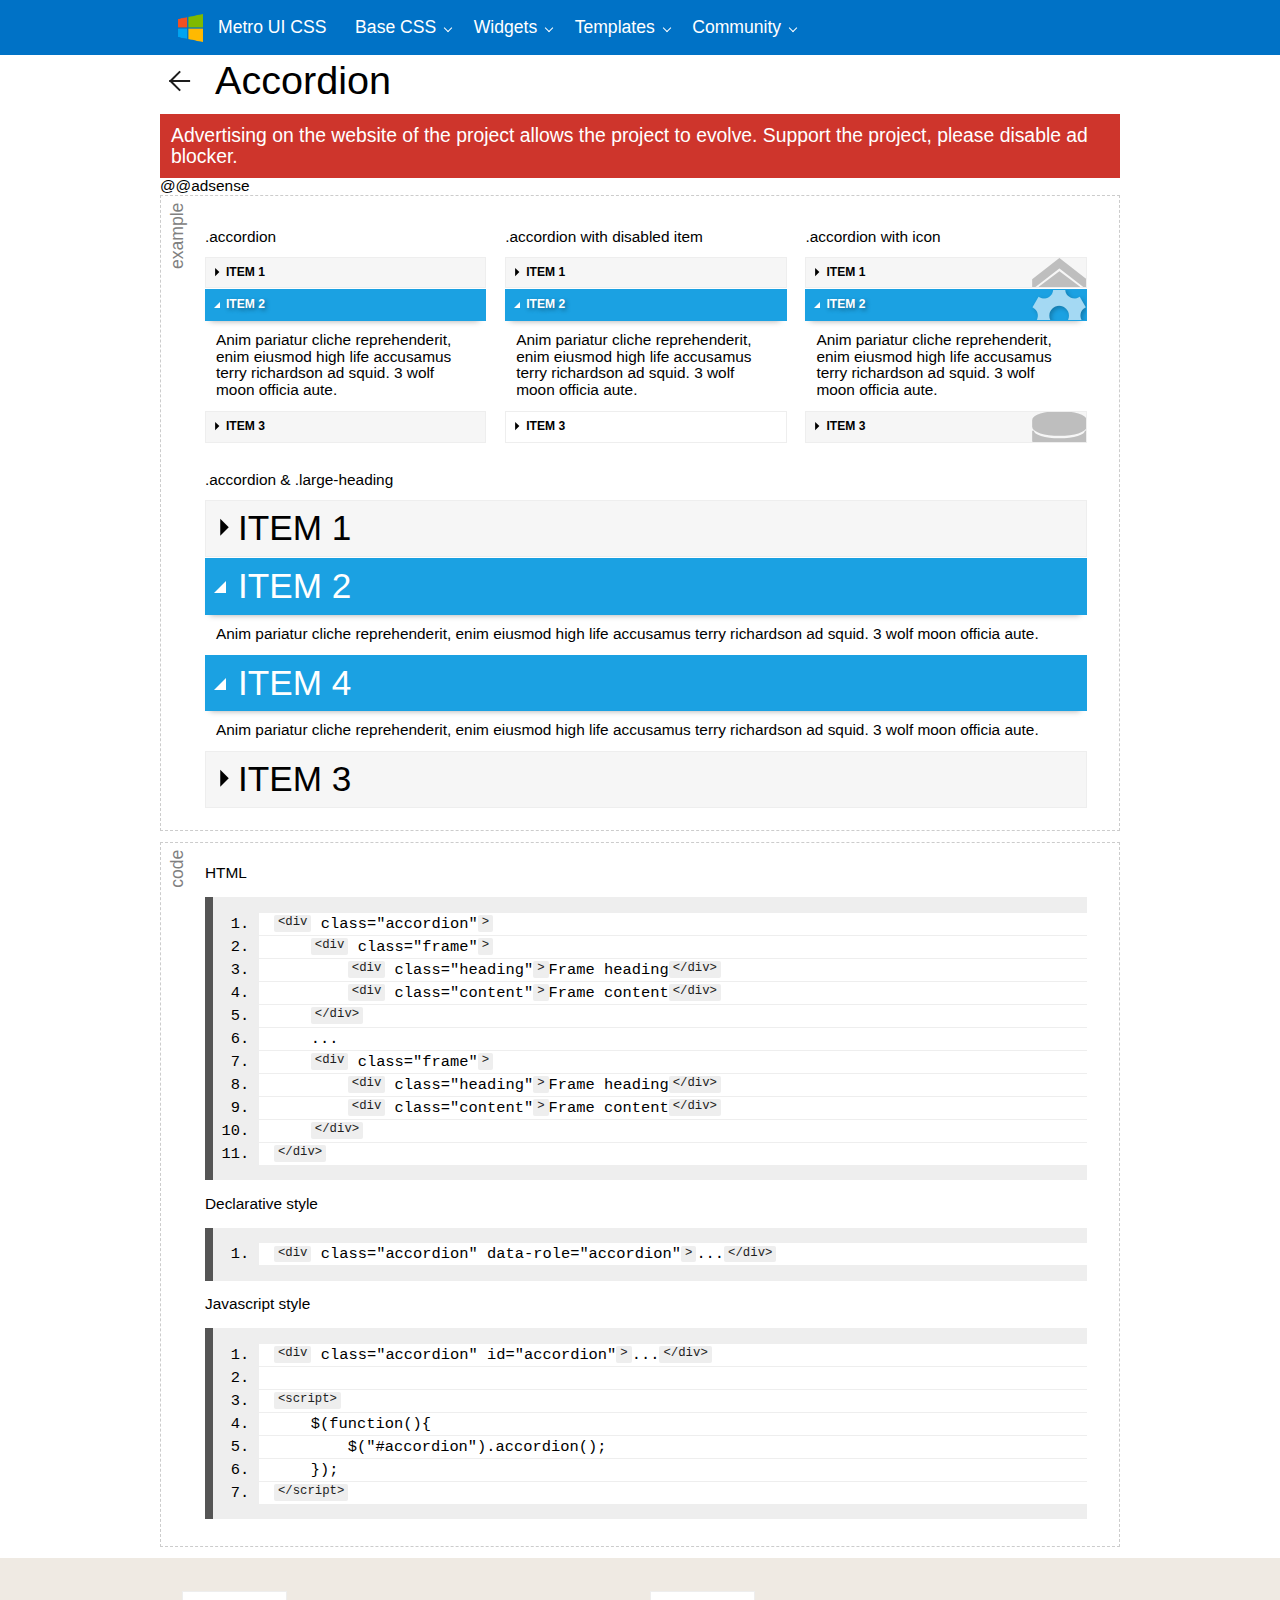
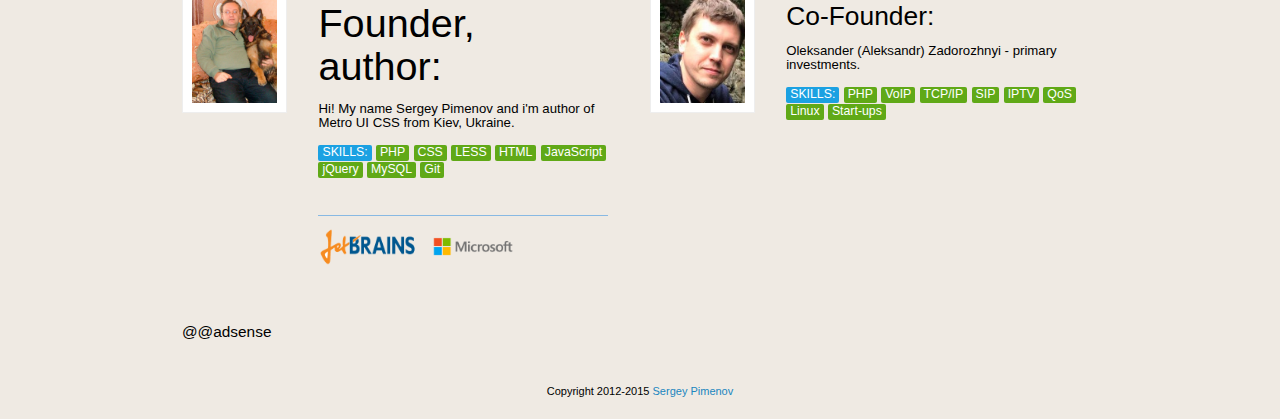
<file: metro/Metro-UI-CSS-master/docs/accordion.html>
<!DOCTYPE html>
<html>
<head lang="en">
    <meta charset="UTF-8">
    <meta http-equiv="X-UA-Compatible" content="IE=edge">
    <meta name="viewport" content="width=device-width, initial-scale=1.0, maximum-scale=1.0, user-scalable=no">
    <meta name="description" content="Metro, a sleek, intuitive, and powerful framework for faster and easier web development for Windows Metro Style.">
    <meta name="keywords" content="HTML, CSS, JS, JavaScript, framework, metro, front-end, frontend, web development">
    <meta name="author" content="Sergey Pimenov and Metro UI CSS contributors">

    <link rel='shortcut icon' type='image/x-icon' href='favicon.ico' />
    <title>Accordion :: Metro UI CSS - The front-end framework for developing projects on the web in Windows Metro Style</title>

    <link href="css/metro.css" rel="stylesheet">
    <link href="css/metro-icons.css" rel="stylesheet">
    <link href="css/metro-responsive.css" rel="stylesheet">
    <link href="css/metro-schemes.css" rel="stylesheet">

    <link href="css/docs.css" rel="stylesheet">

    <script src="js/jquery-2.1.3.min.js"></script>
    <script src="js/metro.js"></script>
    <script src="js/docs.js"></script>
    <script src="js/prettify/run_prettify.js"></script>
    <script src="js/ga.js"></script>
    <script async src="//pagead2.googlesyndication.com/pagead/js/adsbygoogle.js"></script>

</head>
<body>
    <div class="container page-content">
        <h1><a href="index.html" class="nav-button transform"><span></span></a>&nbsp;Accordion</h1>

        @@adsense

        <div class="example" data-text="example">
            <div class="grid">
                <div class="row cells3">
                    <div class="cell">
                        <h5>.accordion</h5>
                        <div class="accordion" data-role="accordion" data-close-any="true">
                            <div class="frame">
                                <div class="heading">Item 1</div>
                                <div class="content">
                                    Duis autem vel eum iriure dolor in hendrerit in vulputate. Ut wisi enim ad minim veniam, quis nostrud exerci tation ullamcorper suscipit lobortis nisl ut.
                                </div>
                            </div>
                            <div class="frame active">
                                <div class="heading">Item 2</div>
                                <div class="content">
                                    Anim pariatur cliche reprehenderit, enim eiusmod high life accusamus terry richardson ad squid. 3 wolf moon officia aute.
                                </div>
                            </div>
                            <div class="frame">
                                <div class="heading">Item 3</div>
                                <div class="content">
                                    Lorem Ipsum is simply dummy text of the printing and typesetting industry. Lorem Ipsum has been the industry's standard dummy text ever since the 1500s.
                                </div>
                            </div>
                        </div>
                    </div>

                    <div class="cell">
                        <h5>.accordion with disabled item</h5>
                        <div class="accordion" data-role="accordion">
                            <div class="frame">
                                <div class="heading">Item 1</div>
                                <div class="content">
                                    Duis autem vel eum iriure dolor in hendrerit in vulputate. Ut wisi enim ad minim veniam, quis nostrud exerci tation ullamcorper suscipit lobortis nisl ut.
                                </div>
                            </div>
                            <div class="frame active">
                                <div class="heading">Item 2</div>
                                <div class="content">
                                    Anim pariatur cliche reprehenderit, enim eiusmod high life accusamus terry richardson ad squid. 3 wolf moon officia aute.
                                </div>
                            </div>
                            <div class="frame disabled">
                                <div class="heading">Item 3</div>
                                <div class="content">
                                    Lorem Ipsum is simply dummy text of the printing and typesetting industry. Lorem Ipsum has been the industry's standard dummy text ever since the 1500s.
                                </div>
                            </div>
                        </div>
                    </div>

                    <div class="cell">
                        <h5>.accordion with icon</h5>
                        <div class="accordion" data-role="accordion">
                            <div class="frame">
                                <div class="heading">Item 1<span class="mif-home icon"></span></div>
                                <div class="content">
                                    Duis autem vel eum iriure dolor in hendrerit in vulputate. Ut wisi enim ad minim veniam, quis nostrud exerci tation ullamcorper suscipit lobortis nisl ut.
                                </div>
                            </div>
                            <div class="frame active">
                                <div class="heading">Item 2<span class="mif-cog icon"></span></div>
                                <div class="content">
                                    Anim pariatur cliche reprehenderit, enim eiusmod high life accusamus terry richardson ad squid. 3 wolf moon officia aute.
                                </div>
                            </div>
                            <div class="frame">
                                <div class="heading">Item 3<span class="mif-database icon"></span></div>
                                <div class="content">
                                    Lorem Ipsum is simply dummy text of the printing and typesetting industry. Lorem Ipsum has been the industry's standard dummy text ever since the 1500s.
                                </div>
                            </div>
                        </div>
                    </div>
                </div>

                <div class="row">
                    <div class="cell">
                        <h5>.accordion & .large-heading</h5>
                        <div class="accordion large-heading" data-role="accordion"
                             data-on-frame-open="return frame.attr('id') !== 'f3'"
                             data-on-frame-opened="alert('You open frame '+frame.find('.heading').text())"
                             data-on-frame-closed="alert('You close frame '+frame.find('.heading').text())"
                            >
                            <div class="frame">
                                <div class="heading">Item 1</div>
                                <div class="content">
                                    Duis autem vel eum iriure dolor in hendrerit in vulputate. Ut wisi enim ad minim veniam, quis nostrud exerci tation ullamcorper suscipit lobortis nisl ut.
                                </div>
                            </div>
                            <div class="frame active">
                                <div class="heading">Item 2</div>
                                <div class="content">
                                    Anim pariatur cliche reprehenderit, enim eiusmod high life accusamus terry richardson ad squid. 3 wolf moon officia aute.
                                </div>
                            </div>
                            <div class="frame active">
                                <div class="heading">Item 4</div>
                                <div class="content">
                                    Anim pariatur cliche reprehenderit, enim eiusmod high life accusamus terry richardson ad squid. 3 wolf moon officia aute.
                                </div>
                            </div>
                            <div class="frame" id="f3">
                                <div class="heading">Item 3</div>
                                <div class="content">
                                    Lorem Ipsum is simply dummy text of the printing and typesetting industry. Lorem Ipsum has been the industry's standard dummy text ever since the 1500s.
                                </div>
                            </div>
                        </div>
                    </div>
                </div>
            </div>
        </div> <!-- End example -->

        <div class="example" data-text="code">
            <h5>HTML</h5>
            <pre class="prettyprint linenums"><code>
                &lt;div class="accordion"&gt;
                    &lt;div class="frame"&gt;
                        &lt;div class="heading"&gt;Frame heading&lt;/div&gt;
                        &lt;div class="content"&gt;Frame content&lt;/div&gt;
                    &lt;/div&gt;
                    ...
                    &lt;div class="frame"&gt;
                        &lt;div class="heading"&gt;Frame heading&lt;/div&gt;
                        &lt;div class="content"&gt;Frame content&lt;/div&gt;
                    &lt;/div&gt;
                &lt;/div&gt;
            </code></pre>
            <h5>Declarative style</h5>
            <pre class="prettyprint linenums"><code>
                &lt;div class="accordion" data-role="accordion"&gt;...&lt;/div&gt;
            </code></pre>
            <h5>Javascript style</h5>
            <pre class="prettyprint linenums"><code>
                &lt;div class="accordion" id="accordion"&gt;...&lt;/div&gt;

                &lt;script&gt;
                    $(function(){
                        $("#accordion").accordion();
                    });
                &lt;/script&gt;
            </code></pre>
        </div>
    </div>
</body>
</html>
</file>
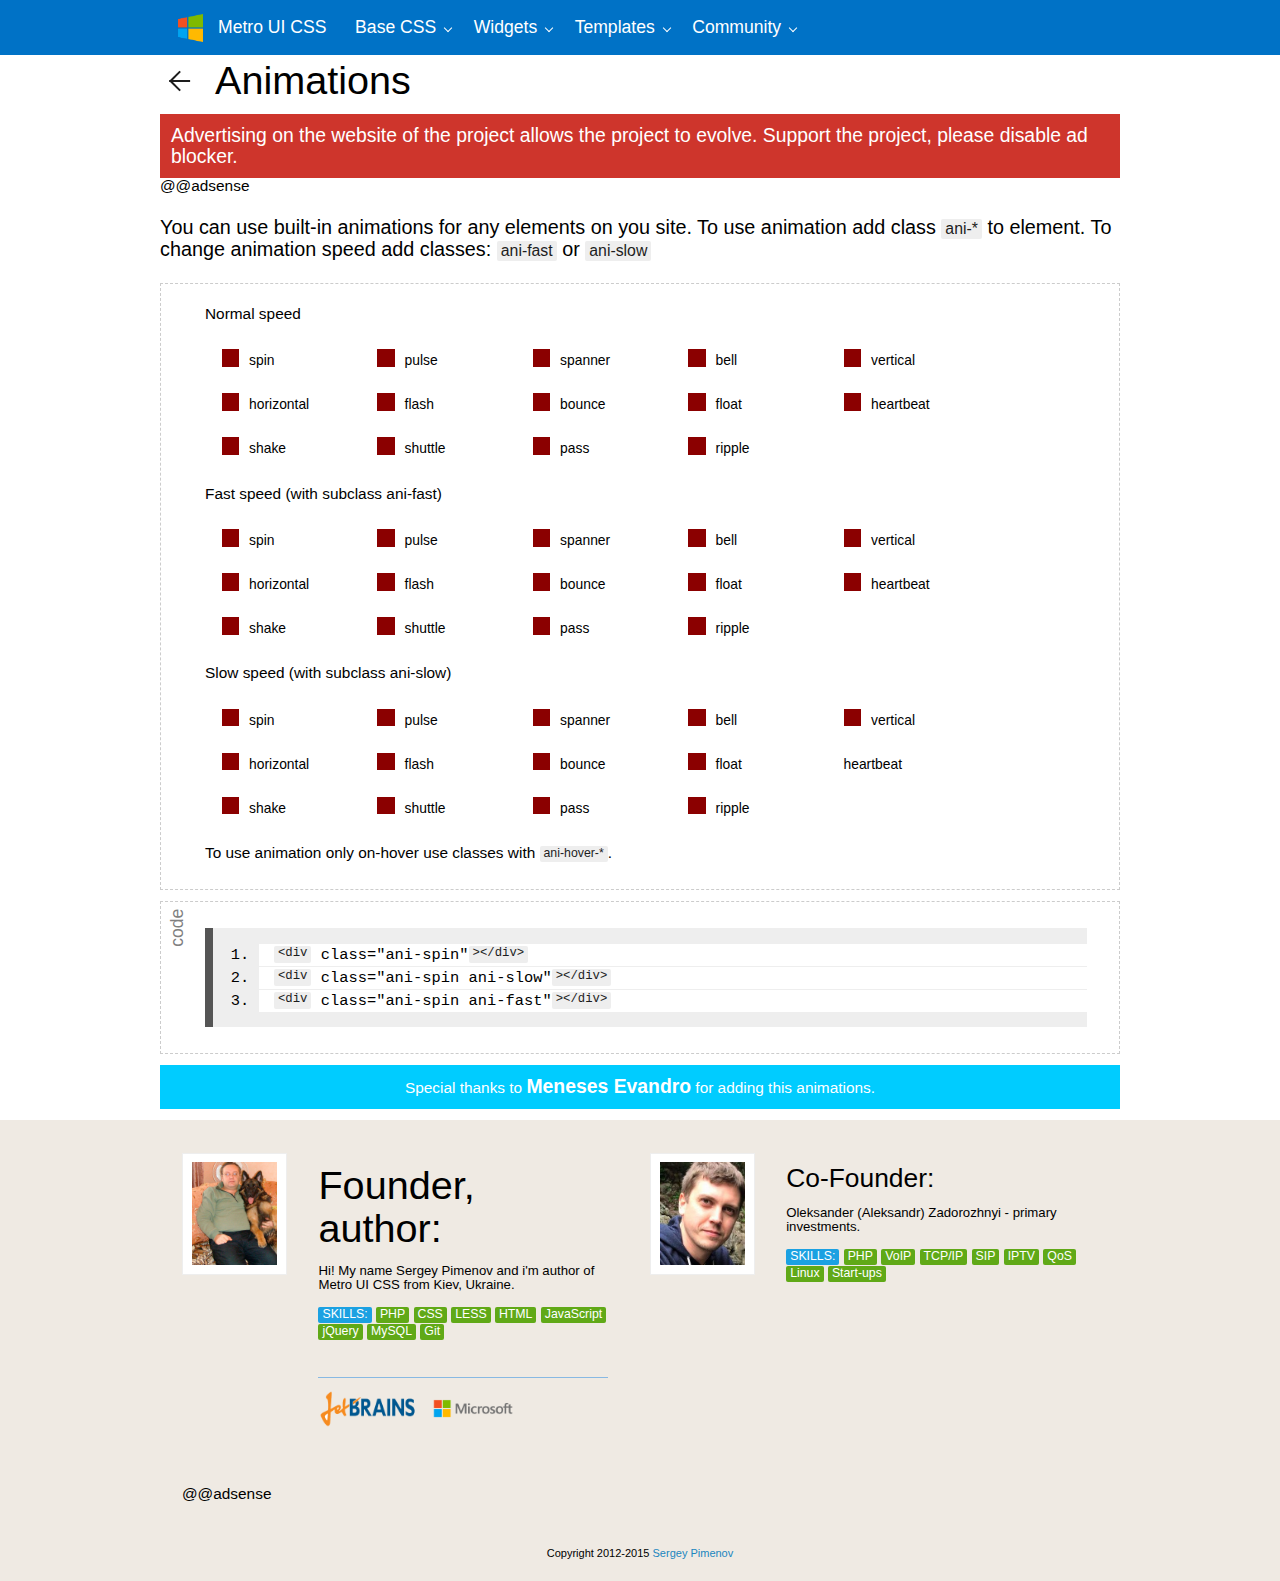
<file: metro/Metro-UI-CSS-master/docs/animations.html>
<!DOCTYPE html>
<html>
<head lang="en">
    <meta charset="UTF-8">
    <meta http-equiv="X-UA-Compatible" content="IE=edge">
    <meta name="viewport" content="width=device-width, initial-scale=1.0, maximum-scale=1.0, user-scalable=no">
    <meta name="description" content="Metro, a sleek, intuitive, and powerful framework for faster and easier web development for Windows Metro Style.">
    <meta name="keywords" content="HTML, CSS, JS, JavaScript, framework, metro, front-end, frontend, web development">
    <meta name="author" content="Sergey Pimenov and Metro UI CSS contributors">

    <link rel='shortcut icon' type='image/x-icon' href='favicon.ico' />
    <title>Metro UI CSS - The front-end framework for developing projects on the web in Windows Metro Style</title>

    <link href="css/metro.css" rel="stylesheet">
    <link href="css/metro-icons.css" rel="stylesheet">
    <link href="css/metro-responsive.css" rel="stylesheet">
    <link href="css/metro-schemes.css" rel="stylesheet">

    <link href="css/docs.css" rel="stylesheet">

    <script src="js/jquery-2.1.3.min.js"></script>
    <script src="js/metro.js"></script>
    <script src="js/docs.js"></script>
    <script src="js/prettify/run_prettify.js"></script>
    <script src="js/ga.js"></script>
    <script async src="//pagead2.googlesyndication.com/pagead/js/adsbygoogle.js"></script>

    <style>
        .icon-list li {
            width: 16%;
            padding: .625rem;
            cursor: pointer;
            vertical-align: baseline;
            font-size: .9em;

        }

        .ani-demo-cube, .ani-demo-cyrcle{
            width: 1rem;
            height: 1rem;
            background: darkred;
            display: block;
            float: left;
            margin-right: 10px;
        }

        .ani-demo-cyrcle {
            border-radius: 50%;
        }
    </style>

</head>
<body>
    <div class="container page-content">
        <h1><a href="index.html" class="nav-button transform"><span></span></a>&nbsp;Animations</h1>

        @@adsense

        <div class="margin20 no-margin-left no-margin-right sub-header text-light">
            You can use built-in animations for any elements on you site. To use animation add class <span class="tag">ani-*</span> to element. To change animation speed add classes: <span class="tag">ani-fast</span> or <span class="tag">ani-slow</span>
        </div>

        <div class="example">
            <h5>Normal speed</h5>
            <ul class="inline-list icon-list">
                <li><span class="ani-demo-cube ani-spin"></span> spin</li>
                <li><span class="ani-demo-cube ani-pulse"></span> pulse</li>
                <li><span class="ani-demo-cube ani-spanner"></span> spanner</li>
                <li><span class="ani-demo-cube ani-ring"></span> bell</li>
                <li><span class="ani-demo-cube ani-vertical"></span> vertical</li>
                <li><span class="ani-demo-cube ani-horizontal"></span> horizontal</li>
                <li><span class="ani-demo-cube ani-flash"></span> flash</li>
                <li><span class="ani-demo-cube ani-bounce"></span> bounce</li>
                <li><span class="ani-demo-cube ani-float"></span> float</li>
                <li><span class="ani-demo-cube ani-heartbeat"></span> heartbeat</li>
                <li><span class="ani-demo-cube ani-shake"></span> shake</li>
                <li><span class="ani-demo-cube ani-shuttle"></span> shuttle</li>
                <li><span class="ani-demo-cube ani-pass"></span> pass</li>
                <li><span class="ani-demo-cube ani-ripple"></span> ripple</li>
            </ul>
            <h5>Fast speed (with subclass ani-fast)</h5>
            <ul class="inline-list icon-list">
                <li><span class="ani-demo-cube ani-spin ani-fast"></span> spin</li>
                <li><span class="ani-demo-cube ani-pulse ani-fast"></span> pulse</li>
                <li><span class="ani-demo-cube ani-spanner ani-fast"></span> spanner</li>
                <li><span class="ani-demo-cube ani-ring ani-fast"></span> bell</li>
                <li><span class="ani-demo-cube ani-vertical ani-fast"></span> vertical</li>
                <li><span class="ani-demo-cube ani-horizontal ani-fast"></span> horizontal</li>
                <li><span class="ani-demo-cube ani-flash ani-fast"></span> flash</li>
                <li><span class="ani-demo-cube ani-bounce ani-fast"></span> bounce</li>
                <li><span class="ani-demo-cube ani-float ani-fast"></span> float</li>
                <li><span class="ani-demo-cube ani-heartbeat ani-fast"></span> heartbeat</li>
                <li><span class="ani-demo-cube ani-shake ani-fast"></span> shake</li>
                <li><span class="ani-demo-cube ani-shuttle ani-fast"></span> shuttle</li>
                <li><span class="ani-demo-cube ani-pass ani-fast"></span> pass</li>
                <li><span class="ani-demo-cube ani-ripple ani-fast"></span> ripple</li>
            </ul>
            <h5>Slow speed (with subclass ani-slow)</h5>
            <ul class="inline-list icon-list">
                <li><span class="ani-demo-cube ani-spin ani-slow"></span> spin</li>
                <li><span class="ani-demo-cube ani-pulse ani-slow"></span> pulse</li>
                <li><span class="ani-demo-cube ani-spanner ani-slow"></span> spanner</li>
                <li><span class="ani-demo-cube ani-ring ani-slow"></span> bell</li>
                <li><span class="ani-demo-cube ani-vertical ani-slow"></span> vertical</li>
                <li><span class="ani-demo-cube ani-horizontal ani-slow"></span> horizontal</li>
                <li><span class="ani-demo-cube ani-flash ani-slow"></span> flash</li>
                <li><span class="ani-demo-cube ani-bounce ani-slow"></span> bounce</li>
                <li><span class="ani-demo-cube ani-float ani-slow"></span> float</li>
                <li><span class="ani-demo-cube-heart ani-heartbeat ani-slow"></span> heartbeat</li>
                <li><span class="ani-demo-cube ani-shake ani-slow"></span> shake</li>
                <li><span class="ani-demo-cube ani-shuttle ani-slow"></span> shuttle</li>
                <li><span class="ani-demo-cube ani-pass ani-slow"></span> pass</li>
                <li><span class="ani-demo-cube ani-ripple ani-slow"></span> ripple</li>
            </ul>
            <p>
                To use animation only on-hover use classes with <span class="tag">ani-hover-*</span>.
            </p>
        </div>

        <div class="example" data-text="code">
            <pre class="prettyprint linenums"><code>
                &lt;div class="ani-spin"&gt;&lt;/div&gt;
                &lt;div class="ani-spin ani-slow"&gt;&lt;/div&gt;
                &lt;div class="ani-spin ani-fast"&gt;&lt;/div&gt;
            </code></pre>
        </div>

        <div class="padding10 bg-lighterBlue fg-white margin10 no-margin-right no-margin-left align-center">
            Special thanks to <a href="https://github.com/MenesesEvandro" class="text-accent text-bold fg-white">Meneses Evandro</a> for adding this animations.
        </div>
    </div>
</body>
</html>
</file>
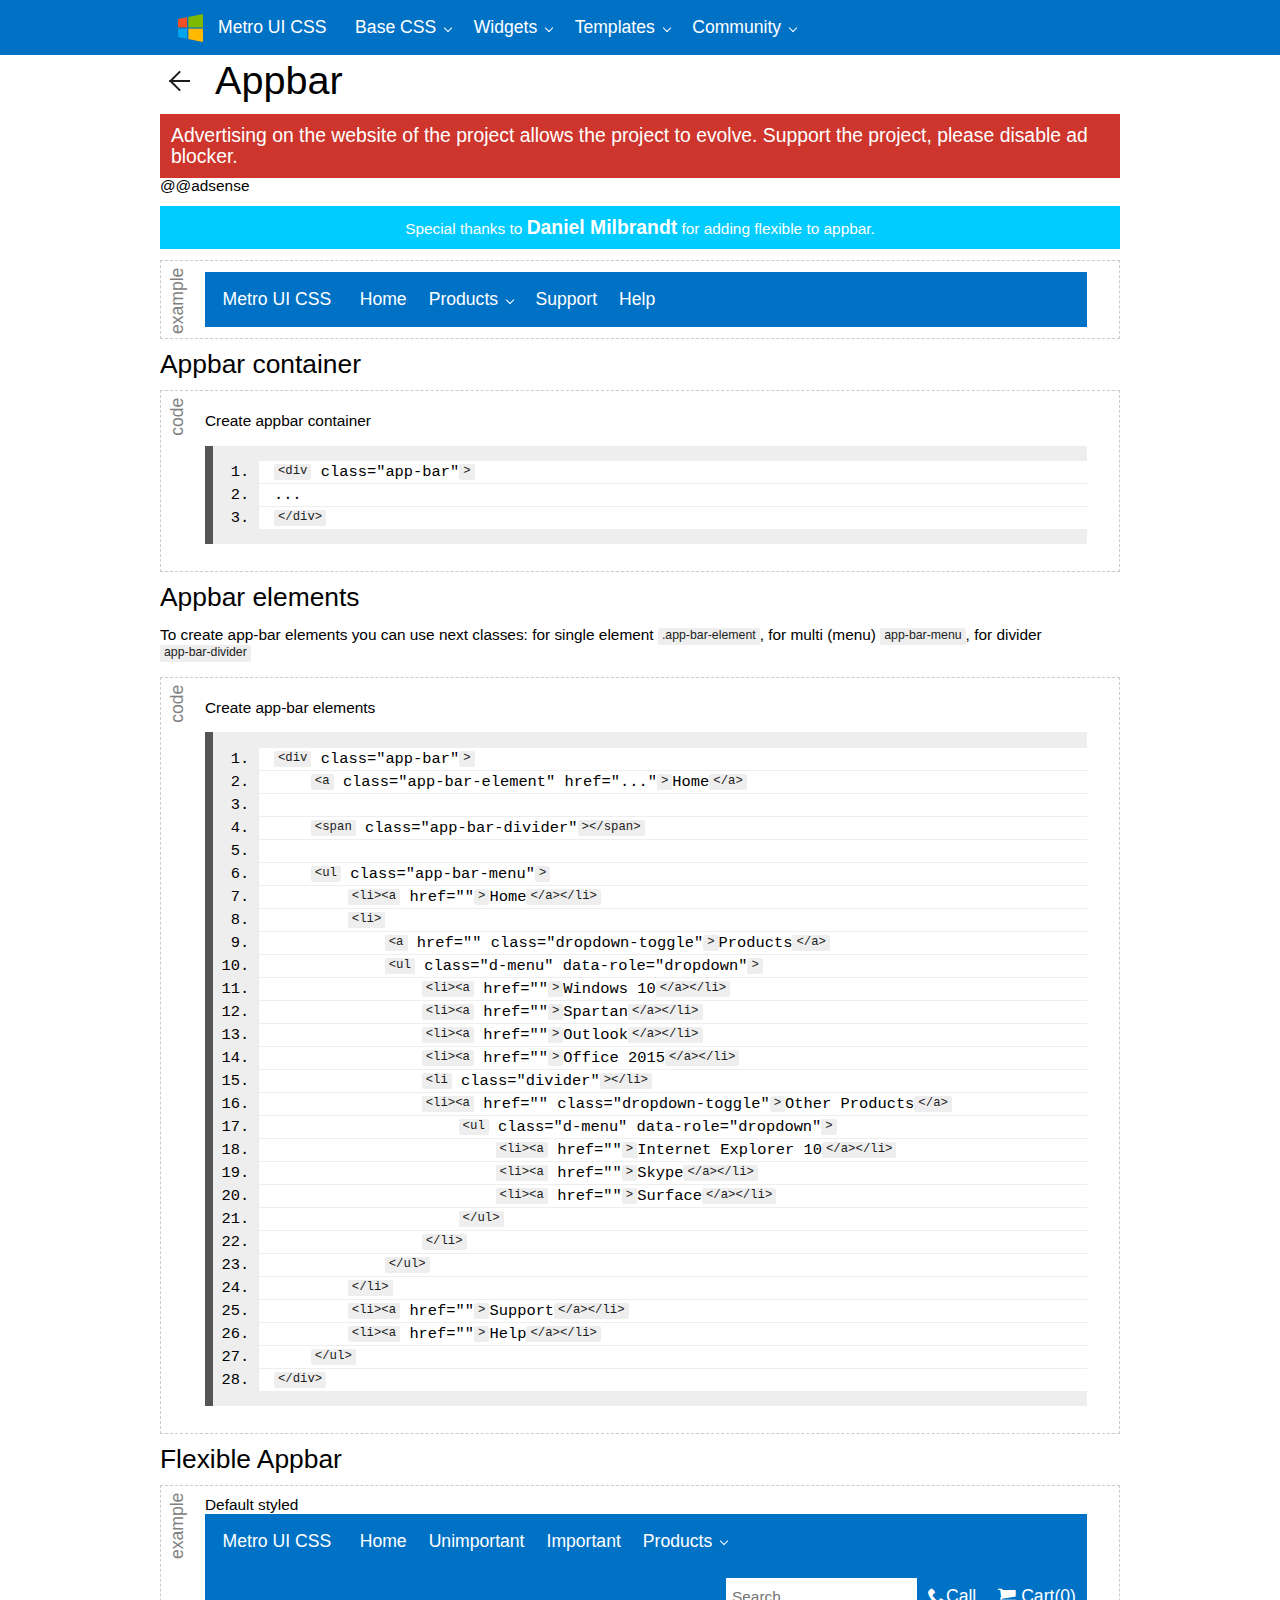
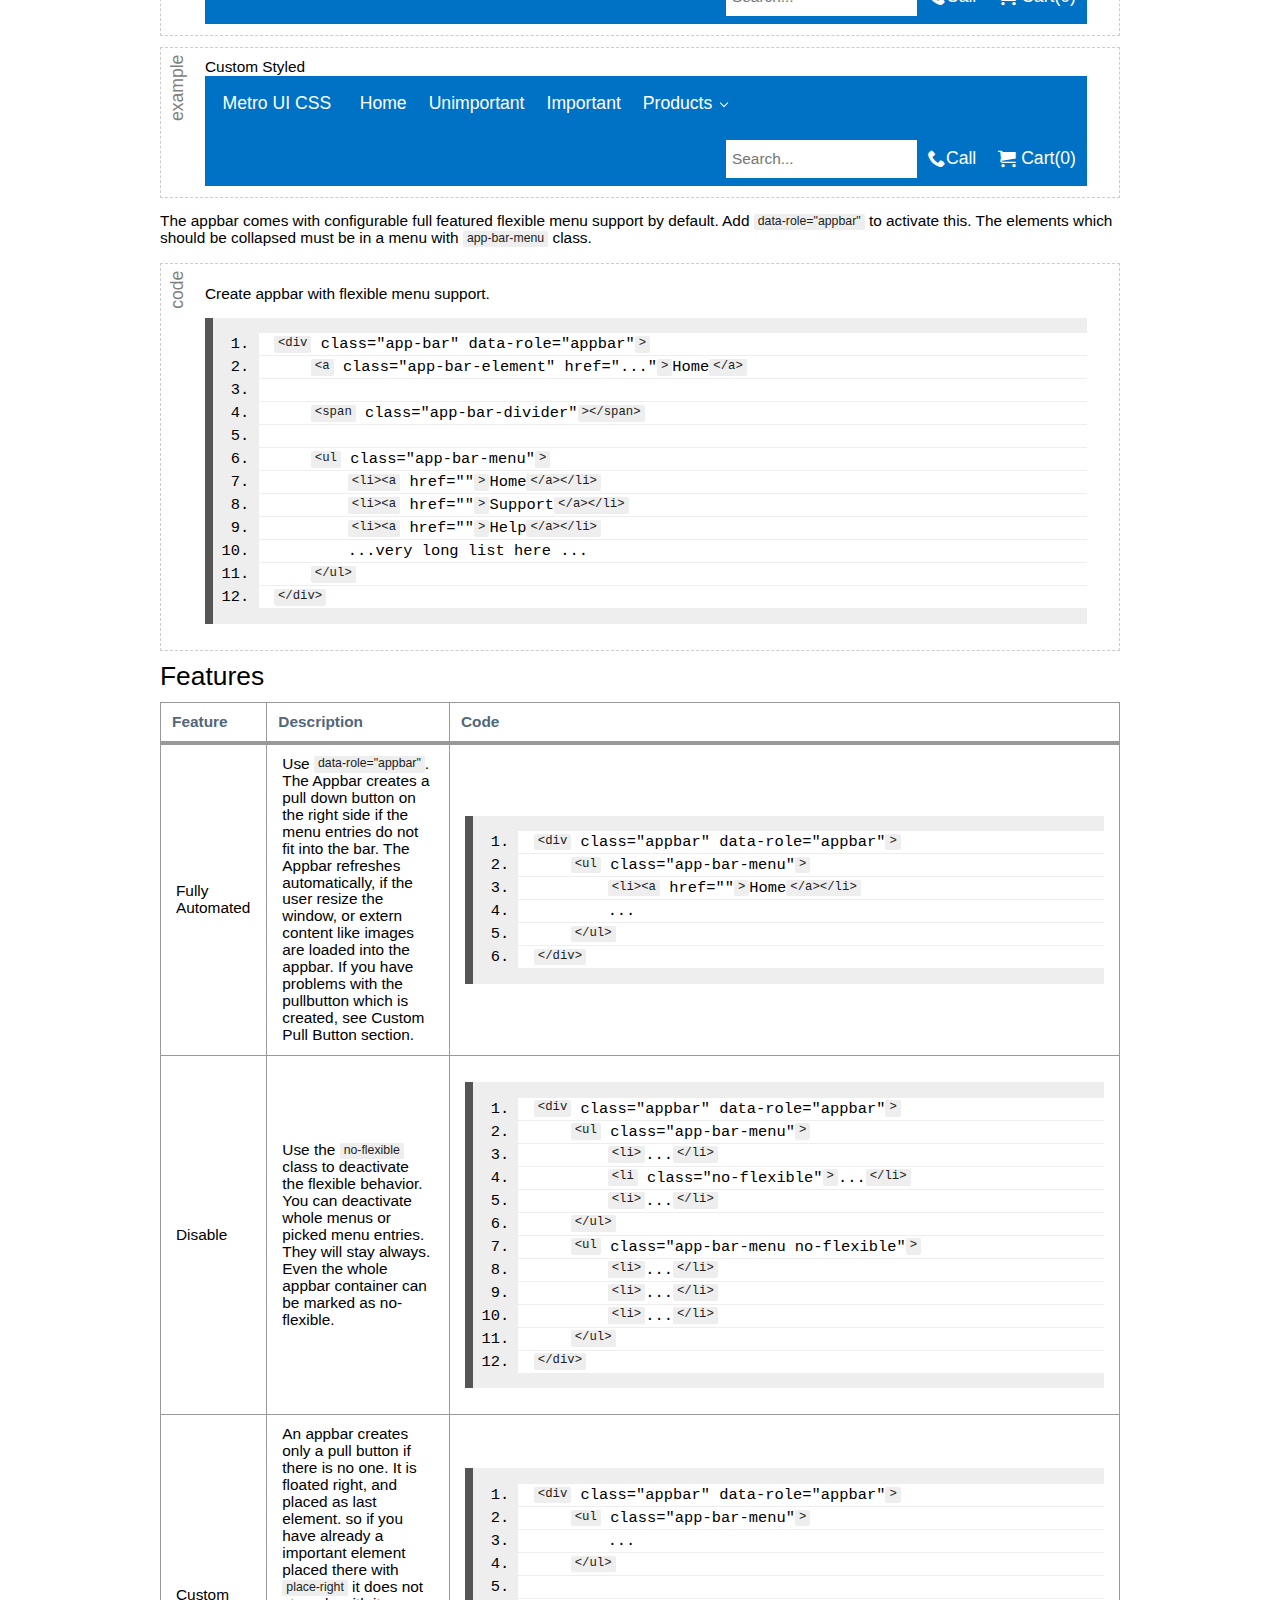
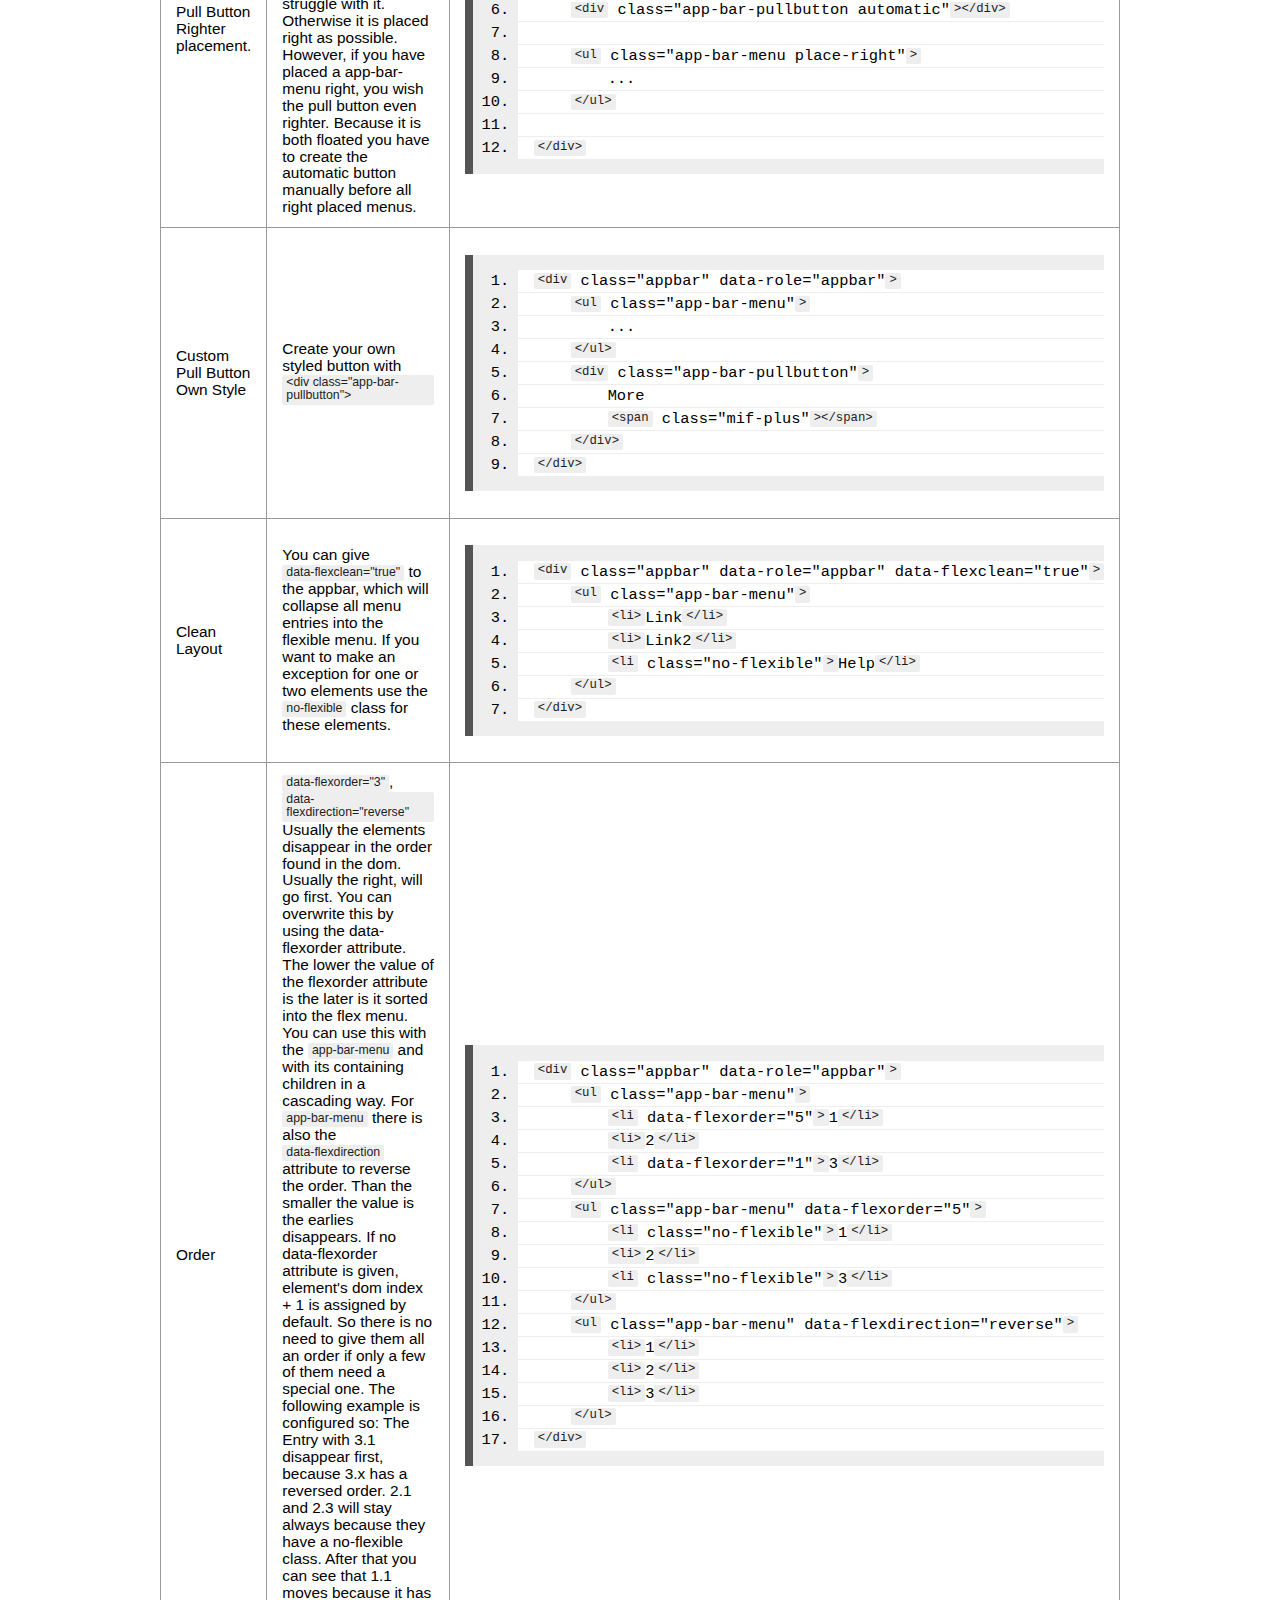
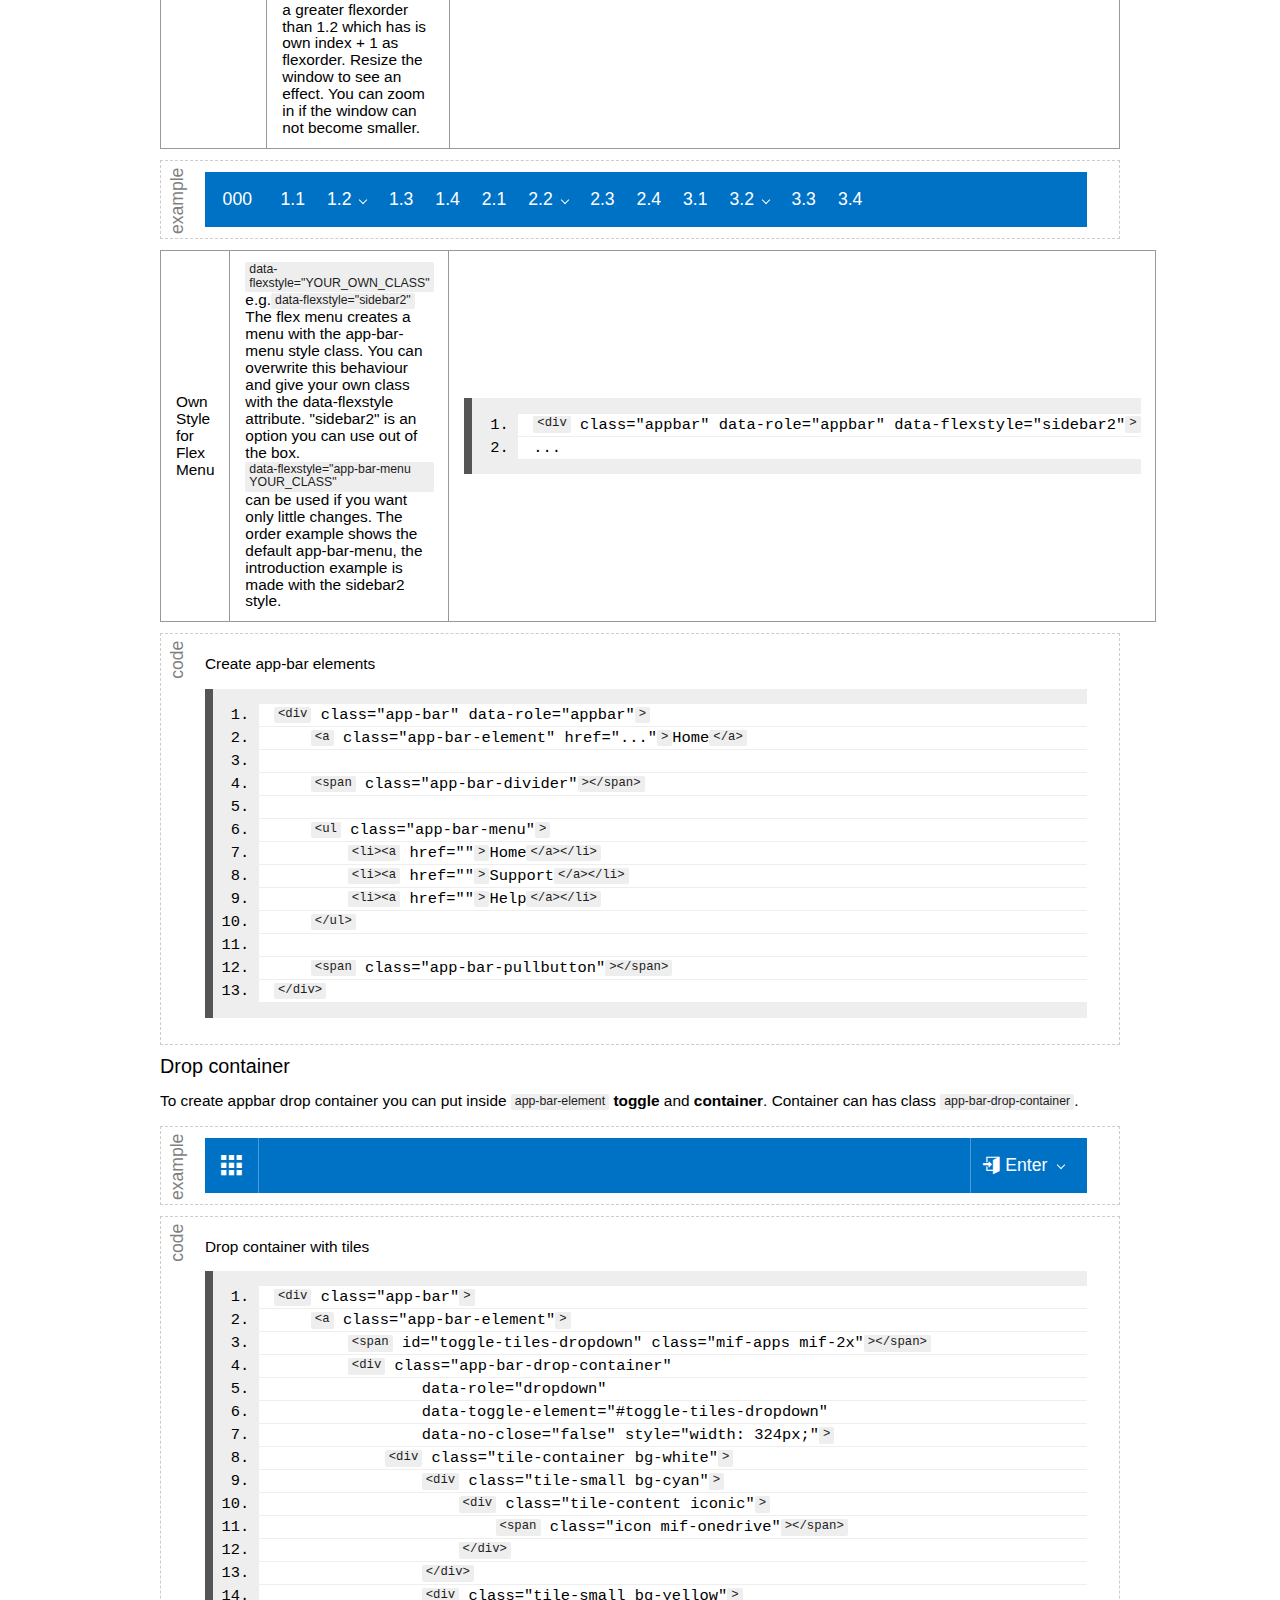
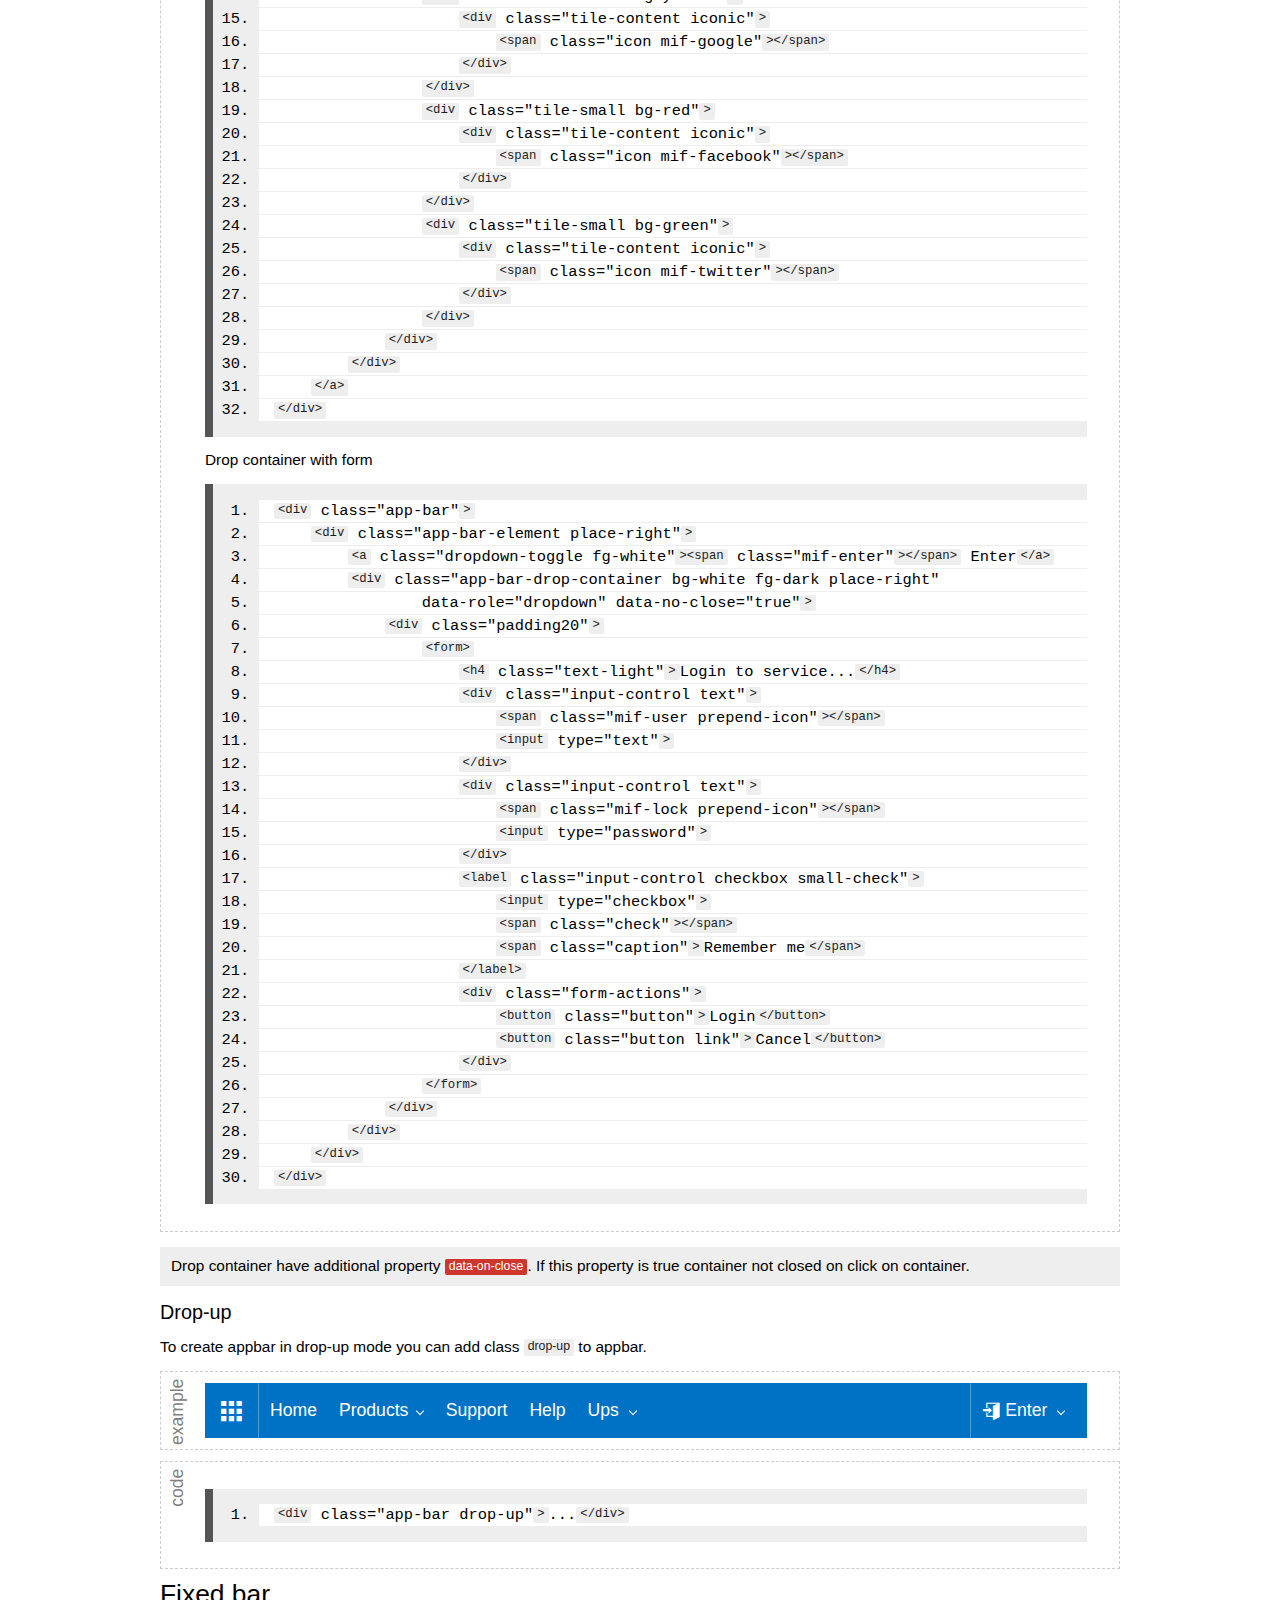
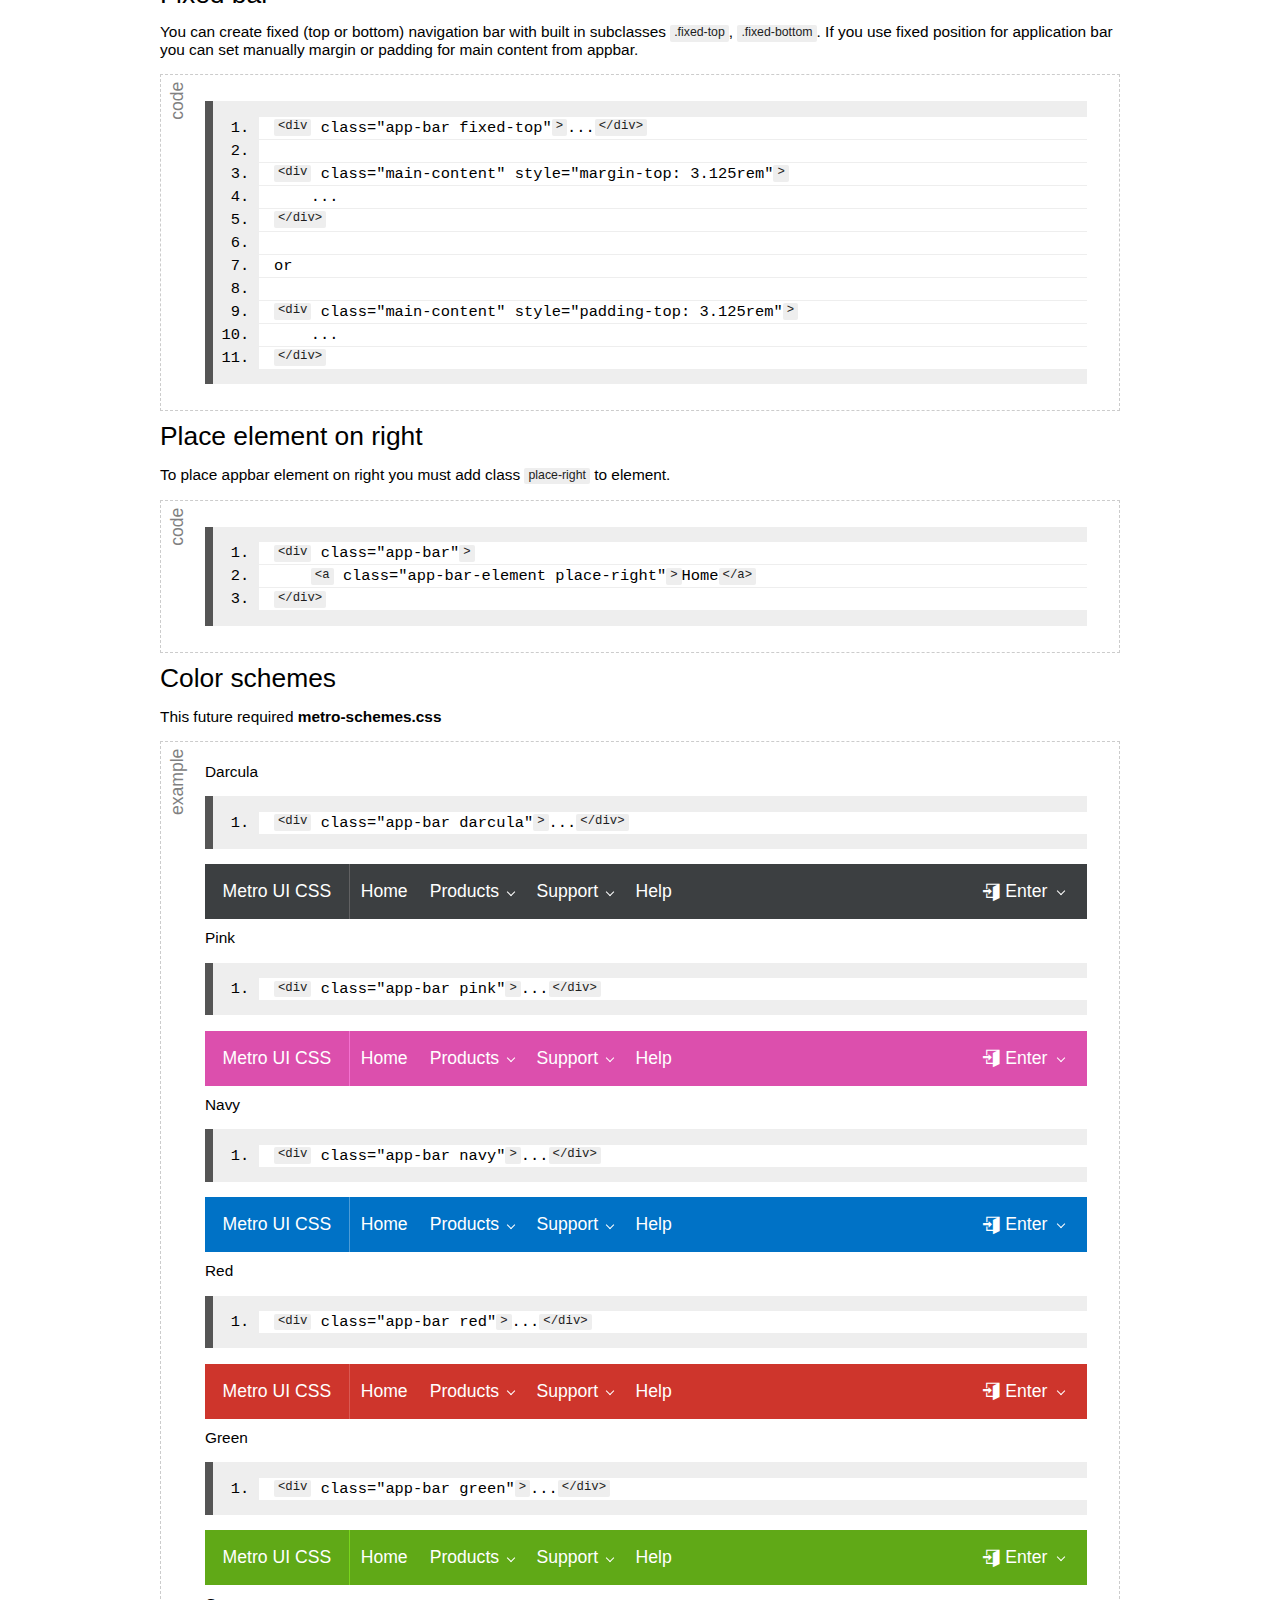
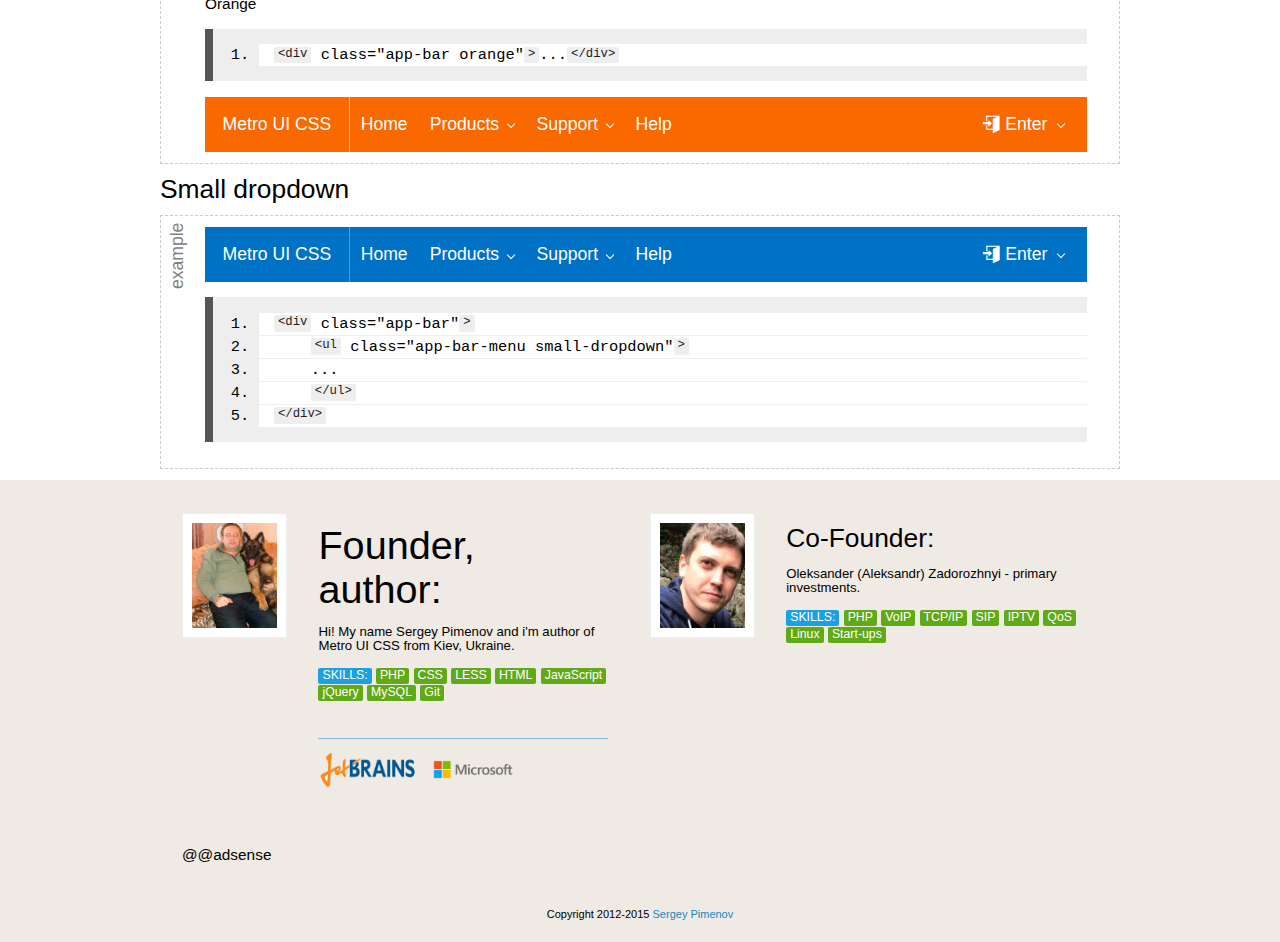
<file: metro/Metro-UI-CSS-master/docs/appbar.html>
<!DOCTYPE html>
<html>
    <head lang="en">
        <meta charset="UTF-8">
        <meta http-equiv="X-UA-Compatible" content="IE=edge">
        <meta name="viewport" content="width=device-width, initial-scale=1.0, maximum-scale=1.0, user-scalable=no">
        <meta name="description" content="Metro, a sleek, intuitive, and powerful framework for faster and easier web development for Windows Metro Style.">
        <meta name="keywords" content="HTML, CSS, JS, JavaScript, framework, metro, front-end, frontend, web development">
        <meta name="author" content="Sergey Pimenov and Metro UI CSS contributors">

        <link rel='shortcut icon' type='image/x-icon' href='favicon.ico' />
        <title>Appbar :: Metro UI CSS - The front-end framework for developing projects on the web in Windows Metro Style</title>

        <link href="css/metro.css" rel="stylesheet">
        <link href="css/metro-icons.css" rel="stylesheet">
        <link href="css/metro-responsive.css" rel="stylesheet">
        <link href="css/metro-schemes.css" rel="stylesheet">

        <link href="css/docs.css" rel="stylesheet">

        <script src="js/jquery-2.1.3.min.js"></script>
        <script src="js/metro.js"></script>
        <script src="js/docs.js"></script>
        <script src="js/prettify/run_prettify.js"></script>
        <script src="js/ga.js"></script>
        <script async src="//pagead2.googlesyndication.com/pagead/js/adsbygoogle.js"></script>


    </head>
    <body>
        <div class="container page-content">
            <h1><a href="index.html" class="nav-button transform"><span></span></a>&nbsp;Appbar</h1>

            @@adsense

            <div class="padding10 bg-lighterBlue fg-white margin10 no-margin-right no-margin-left align-center">
                Special thanks to <a href="http://xiphe.com" class="text-accent text-bold fg-white">Daniel Milbrandt</a> for adding flexible to appbar.
            </div>

            <div class="example" data-text="example">

                <div class="app-bar" data-role="appbar">

                    <a class="app-bar-element branding">Metro UI CSS</a>

                    <ul class="app-bar-menu">
                        <li><a href="">Home</a></li>
                        <li>
                            <a href="" class="dropdown-toggle">Products</a>
                            <ul class="d-menu" data-role="dropdown">
                                <li><a href="">Windows 10</a></li>
                                <li><a href="">Spartan</a></li>
                                <li><a href="">Outlook</a></li>
                                <li><a href="">Office 2015</a></li>
                                <li class="divider"></li>
                                <li><a href="" class="dropdown-toggle">Other Products</a>
                                    <ul class="d-menu" data-role="dropdown">
                                        <li><a data-hotkey="alt+3" href="http://microsoft.com" target="_blank" onclick="console.log('hi'); return true;">Internet Explorer 10</a></li>
                                        <li><a href="">Skype</a></li>
                                        <li><a href="">Surface</a></li>
                                    </ul>
                                </li>
                            </ul>
                        </li>
                        <li><a href="">Support</a></li>
                        <li><a href="">Help</a></li>
                    </ul>

                </div>
            </div>

            <h3>Appbar container</h3>
            <div class="example" data-text="code">
                <h5>Create appbar container</h5>
                <pre class="prettyprint linenums"><code>
                &lt;div class="app-bar"&gt;
                ...
                &lt;/div&gt;
            </code></pre>
            </div>

            <h3>Appbar elements</h3>
            <p>
                To create app-bar elements you can use next classes: for single element <span class="tag">.app-bar-element</span>, for multi (menu) <span class="tag">app-bar-menu</span>, for divider <span class="tag">app-bar-divider</span>
            </p>

            <div class="example" data-text="code">
                <h5>Create app-bar elements</h5>
                <pre class="prettyprint linenums"><code>
                &lt;div class="app-bar"&gt;
                    &lt;a class="app-bar-element" href="..."&gt;Home&lt;/a&gt;

                    &lt;span class="app-bar-divider"&gt;&lt;/span&gt;

                    &lt;ul class="app-bar-menu"&gt;
                        &lt;li&gt;&lt;a href=""&gt;Home&lt;/a&gt;&lt;/li&gt;
                        &lt;li&gt;
                            &lt;a href="" class="dropdown-toggle"&gt;Products&lt;/a&gt;
                            &lt;ul class="d-menu" data-role="dropdown"&gt;
                                &lt;li&gt;&lt;a href=""&gt;Windows 10&lt;/a&gt;&lt;/li&gt;
                                &lt;li&gt;&lt;a href=""&gt;Spartan&lt;/a&gt;&lt;/li&gt;
                                &lt;li&gt;&lt;a href=""&gt;Outlook&lt;/a&gt;&lt;/li&gt;
                                &lt;li&gt;&lt;a href=""&gt;Office 2015&lt;/a&gt;&lt;/li&gt;
                                &lt;li class="divider"&gt;&lt;/li&gt;
                                &lt;li&gt;&lt;a href="" class="dropdown-toggle"&gt;Other Products&lt;/a&gt;
                                    &lt;ul class="d-menu" data-role="dropdown"&gt;
                                        &lt;li&gt;&lt;a href=""&gt;Internet Explorer 10&lt;/a&gt;&lt;/li&gt;
                                        &lt;li&gt;&lt;a href=""&gt;Skype&lt;/a&gt;&lt;/li&gt;
                                        &lt;li&gt;&lt;a href=""&gt;Surface&lt;/a&gt;&lt;/li&gt;
                                    &lt;/ul&gt;
                                &lt;/li&gt;
                            &lt;/ul&gt;
                        &lt;/li&gt;
                        &lt;li&gt;&lt;a href=""&gt;Support&lt;/a&gt;&lt;/li&gt;
                        &lt;li&gt;&lt;a href=""&gt;Help&lt;/a&gt;&lt;/li&gt;
                    &lt;/ul&gt;
                &lt;/div&gt;
            </code></pre>
            </div>

            <h3>Flexible Appbar</h3>
            <div class="example" data-text="example">
                Default styled
                <div class="app-bar" data-role="appbar">

                    <a class="app-bar-element branding">Metro UI CSS</a>

                    <ul class="app-bar-menu">
                        <li><a href="">Home</a></li>
                        <li data-flexorder="2"><a href="">Unimportant</a></li>
                        <li data-flexorder="1"><a href="">Important</a></li>
                        <li>
                            <a href="" class="dropdown-toggle">Products</a>
                            <ul class="d-menu" data-role="dropdown">
                                <li><a href="">Windows 10</a></li>
                                <li><a href="">Spartan</a></li>
                                <li><a href="">Outlook</a></li>
                                <li><a href="">Office 2015</a></li>
                                <li class="divider"></li>
                                <li><a href="" class="dropdown-toggle">Other Products</a>
                                    <ul class="d-menu" data-role="dropdown">
                                        <li><a href="">Internet Explorer 10</a></li>
                                        <li><a href="">Skype</a></li>
                                        <li><a href="">Surface</a></li>
                                    </ul>
                                </li>
                            </ul>
                        </li>
                    </ul>
                    <div class="app-bar-pullbutton automatic"></div>
                    <ul class="app-bar-menu place-right" data-flexdirection="reverse">
                        <li>
                            <div class="input-control text">
                                <input type="text" placeholder="Search...">
                            </div>
                        </li>
                        <li><a href=""><span class="mif-phone icon"></span>Call</a></li>
                        <li><a href=""><span class="mif-cart icon"></span> Cart(0)</a></li>
                    </ul>
                </div>
            </div>
            <div class="example" data-text="example">
                Custom Styled
                <div class="app-bar" data-role="appbar" data-flexstyle="sidebar2">

                    <a class="app-bar-element branding">Metro UI CSS</a>

                    <ul class="app-bar-menu">
                        <li><a href="">Home</a></li>
                        <li data-flexorder="2"><a href="">Unimportant</a></li>
                        <li data-flexorder="1"><a href="">Important</a></li>
                        <li>
                            <a href="" class="dropdown-toggle">Products</a>
                            <ul class="d-menu" data-role="dropdown">
                                <li><a href="">Windows 10</a></li>
                                <li><a href="">Spartan</a></li>
                                <li><a href="">Outlook</a></li>
                                <li><a href="">Office 2015</a></li>
                                <li class="divider"></li>
                                <li><a href="" class="dropdown-toggle">Other Products</a>
                                    <ul class="d-menu" data-role="dropdown">
                                        <li><a href="">Internet Explorer 10</a></li>
                                        <li><a href="">Skype</a></li>
                                        <li><a href="">Surface</a></li>
                                    </ul>
                                </li>
                            </ul>
                        </li>
                    </ul>
                    <div class="app-bar-pullbutton automatic"></div>
                    <ul class="app-bar-menu place-right" data-flexdirection="reverse">
                        <li>
                            <div class="input-control text">
                                <input type="text" placeholder="Search...">
                            </div>
                        </li>
                        <li><a href=""><span class="mif-phone icon"></span>Call</a></li>
                        <li><a href=""><span class="mif-cart icon"></span> Cart(0)</a></li>
                    </ul>
                </div>
            </div>
            <p>
                The appbar comes with configurable full featured flexible menu support by default. Add <span class="tag">data-role="appbar"</span> to activate this. The elements which should be collapsed must be in a menu with <span class="tag">app-bar-menu</span> class.
            </p>
            <div class="example" data-text="code">
                <h5>Create appbar with flexible menu support.</h5>
                <pre class="prettyprint linenums"><code>
                    &lt;div class="app-bar" data-role="appbar"&gt;
                        &lt;a class="app-bar-element" href="..."&gt;Home&lt;/a&gt;

                        &lt;span class="app-bar-divider"&gt;&lt;/span&gt;

                        &lt;ul class="app-bar-menu"&gt;
                            &lt;li&gt;&lt;a href=""&gt;Home&lt;/a&gt;&lt;/li&gt;
                            &lt;li&gt;&lt;a href=""&gt;Support&lt;/a&gt;&lt;/li&gt;
                            &lt;li&gt;&lt;a href=""&gt;Help&lt;/a&gt;&lt;/li&gt;
                            ...very long list here ...
                        &lt;/ul&gt;
                    &lt;/div&gt;
                </code></pre>
            </div>

            <h3>Features</h3>
            <table class="table bordered border">
                <thead>
                    <tr>
                        <td>Feature</td>
                        <td>Description</td>
                        <td>Code</td>
                    </tr>
                </thead>
                <tbody>
                    <tr>
                        <td>Fully Automated</td>
                        <td>
                            Use <span class="tag">data-role="appbar"</span>. The Appbar creates a pull down button on the right side if the menu entries do not fit into the bar.
                            The Appbar refreshes automatically, if the user resize the window, or extern content like images are loaded into the appbar. If you have problems with the pullbutton which is created, see Custom Pull Button section.
                        </td>
                        <td>
                            <pre class="prettyprint linenums"><code>
                                &lt;div class=&quot;appbar&quot; data-role=&quot;appbar&quot;&gt;
                                    &lt;ul class=&quot;app-bar-menu&quot;&gt;
                                        &lt;li&gt;&lt;a href=&quot;&quot;&gt;Home&lt;/a&gt;&lt;/li&gt;
                                        ...
                                    &lt;/ul&gt;
                                &lt;/div&gt;
                            </code></pre>
                        </td>
                    </tr>

                    <tr>
                        <td>Disable</td>
                        <td>Use the <span class="tag">no-flexible</span> class to deactivate the flexible behavior. You can deactivate whole menus or picked menu entries. They will stay always. Even the whole appbar container can be marked as no-flexible. 
                        </td>
                        <td>
                            <pre class="prettyprint linenums"><code>
                                &lt;div class=&quot;appbar&quot; data-role=&quot;appbar&quot;&gt;
                                    &lt;ul class=&quot;app-bar-menu&quot;&gt;
                                        &lt;li&gt;...&lt;/li&gt;
                                        &lt;li class=&quot;no-flexible&quot;&gt;...&lt;/li&gt;
                                        &lt;li&gt;...&lt;/li&gt;
                                    &lt;/ul&gt;
                                    &lt;ul class=&quot;app-bar-menu no-flexible&quot;&gt;
                                        &lt;li&gt;...&lt;/li&gt;
                                        &lt;li&gt;...&lt;/li&gt;
                                        &lt;li&gt;...&lt;/li&gt;
                                    &lt;/ul&gt;
                                &lt;/div&gt;
                            </code></pre>
                        </td>
                    </tr>
                    <tr>
                        <td>Custom Pull Button<br /> Righter placement.</td>
                        <td>An appbar creates only a pull button if there is no one. It is floated right, and placed as last element. so if you have already a important element placed there with <span class="tag">place-right</span> it does not struggle with it. Otherwise it is placed right as possible. However, if you have placed a app-bar-menu right, you wish the pull button even righter. Because it is both floated you have to create the automatic button manually before all right placed menus.</td>
                        <td>
                            <pre class="prettyprint linenums"><code>
                                &lt;div class=&quot;appbar&quot; data-role=&quot;appbar&quot;&gt;
                                    &lt;ul class=&quot;app-bar-menu&quot;&gt;
                                        ...
                                    &lt;/ul&gt;

                                    &lt;div class=&quot;app-bar-pullbutton automatic&quot;&gt;&lt;/div&gt;

                                    &lt;ul class=&quot;app-bar-menu place-right&quot;&gt;
                                        ...
                                    &lt;/ul&gt;
                                    
                                &lt;/div&gt;
                            </code></pre>
                        </td>
                    </tr>
                    <tr>
                        <td>Custom Pull Button<br /> Own Style</td>
                        <td>Create your own styled button with <span class="tag">&lt;div class=&quot;app-bar-pullbutton&quot;&gt;</span></td>
                        <td>
                            <pre class="prettyprint linenums"><code>
                                &lt;div class=&quot;appbar&quot; data-role=&quot;appbar&quot;&gt;
                                    &lt;ul class=&quot;app-bar-menu&quot;&gt;
                                        ...
                                    &lt;/ul&gt;
                                    &lt;div class=&quot;app-bar-pullbutton&quot;&gt;
                                        More
                                        &lt;span class=&quot;mif-plus&quot;&gt;&lt;/span&gt;
                                    &lt;/div&gt;
                                &lt;/div&gt;
                            </code></pre>
                        </td>
                    </tr>
                    <tr>
                        <td>Clean Layout</td>
                        <td>You can give <span class="tag">data-flexclean="true"</span> to the appbar, which will collapse all menu entries into the flexible menu. If you want to make an exception for one or two elements use the <span class="tag">no-flexible</span> class for these elements.</td>
                        <td>
                            <pre class="prettyprint linenums"><code>
                                &lt;div class=&quot;appbar&quot; data-role=&quot;appbar&quot; data-flexclean=&quot;true&quot;&gt;
                                    &lt;ul class=&quot;app-bar-menu&quot;&gt;
                                        &lt;li&gt;Link&lt;/li&gt;
                                        &lt;li&gt;Link2&lt;/li&gt;
                                        &lt;li class=&quot;no-flexible&quot;&gt;Help&lt;/li&gt;
                                    &lt;/ul&gt;
                                &lt;/div&gt;
                            </code></pre>
                        </td>
                    </tr>
                    <tr>
                        <td>Order</td>
                        <td><span class="tag">data-flexorder="3"</span>, <span class="tag">data-flexdirection="reverse"</span>Usually the elements disappear in the order found in the dom. Usually the right, will go first. You can overwrite this by using the data-flexorder attribute. The lower the value of the flexorder attribute is the later is it sorted into the flex menu. You can use this with the <span class="tag">app-bar-menu</span> and with its containing children in a cascading way. For <span class="tag">app-bar-menu</span> there is also the <span class="tag">data-flexdirection</span> attribute to reverse the order. Than the smaller the value is the earlies disappears. If no data-flexorder attribute is given, element's dom index + 1 is assigned by default. So there is no need to give them all an order if only a few of them need a special one. The following example is configured so: The Entry with 3.1 disappear first, because 3.x has a reversed order. 2.1 and 2.3 will stay always because they have a no-flexible class. After that you can see that 1.1 moves because it has a greater flexorder than 1.2 which has is own index + 1 as flexorder. Resize the window to see an effect. You can zoom in if the window can not become smaller.</td>
                        <td>
                            <pre class="prettyprint linenums"><code>
                                &lt;div class=&quot;appbar&quot; data-role=&quot;appbar&quot;&gt;
                                    &lt;ul class=&quot;app-bar-menu&quot;&gt;
                                        &lt;li data-flexorder=&quot;5&quot;&gt;1&lt;/li&gt;
                                        &lt;li&gt;2&lt;/li&gt;
                                        &lt;li data-flexorder=&quot;1&quot;&gt;3&lt;/li&gt;
                                    &lt;/ul&gt;
                                    &lt;ul class=&quot;app-bar-menu&quot; data-flexorder=&quot;5&quot;&gt;
                                        &lt;li class=&quot;no-flexible&quot;&gt;1&lt;/li&gt;
                                        &lt;li&gt;2&lt;/li&gt;
                                        &lt;li class=&quot;no-flexible&quot;&gt;3&lt;/li&gt;
                                    &lt;/ul&gt;
                                    &lt;ul class=&quot;app-bar-menu&quot; data-flexdirection=&quot;reverse&quot;&gt;
                                        &lt;li&gt;1&lt;/li&gt;
                                        &lt;li&gt;2&lt;/li&gt;
                                        &lt;li&gt;3&lt;/li&gt;
                                    &lt;/ul&gt;
                                &lt;/div&gt;
                            </code></pre>
                        </td>
                    </tr>
                </tbody>
            </table>
            <td colspan="3">
                <div class="example" data-text="example">

                    <div class="app-bar" data-role="appbar">

                        <a class="app-bar-element branding">000</a>

                        <ul class="app-bar-menu">
                            <li data-flexorder="5"><a href="" data-flexorder="3">1.1</a></li>
                            <li>
                                <a href="" class="dropdown-toggle">1.2</a>
                                <ul class="d-menu" data-role="dropdown">
                                    <li><a href="">1.2.1</a></li>
                                    <li><a href="">1.2.2</a></li>
                                    <li><a href="">1.2.3</a></li>
                                    <li><a href="">1.2.4</a></li>
                                    <li class="divider"></li>
                                    <li><a href="" class="dropdown-toggle">1.2.5</a>
                                        <ul class="d-menu" data-role="dropdown">
                                            <li><a href="">1.2.5.1</a></li>
                                            <li><a href="">1.2.5.2</a></li>
                                            <li><a href="">1.2.5.3</a></li>
                                        </ul>
                                    </li>
                                </ul>
                            </li>
                            <li data-flexorder="3"><a href="" data-flexorder="3">1.3</a></li>
                            <li><a href="" data-flexorder="6">1.4</a></li>
                        </ul>
                        <ul class="app-bar-menu">
                            <li class="no-flexible"><a href="">2.1</a></li>
                            <li>
                                <a href="" class="dropdown-toggle">2.2</a>
                                <ul class="d-menu" data-role="dropdown">
                                    <li><a href="">2.2.1</a></li>
                                    <li><a href="">2.2.2</a></li>
                                    <li><a href="">2.2.3</a></li>
                                    <li><a href="">2.2.4</a></li>
                                    <li class="divider"></li>
                                    <li><a href="" class="dropdown-toggle">2.2.4.1</a>
                                        <ul class="d-menu" data-role="dropdown">
                                            <li><a href="">2.2.4.2</a></li>
                                            <li><a href="">2.2.4.3</a></li>
                                            <li><a href="">2.2.4.4</a></li>
                                        </ul>
                                    </li>
                                </ul>
                            </li>
                            <li class="no-flexible"><a href="">2.3</a></li>
                            <li class=""><a href="">2.4</a></li>
                        </ul>
                        <ul class="app-bar-menu" data-flexdirection="reverse">
                            <li><a href="">3.1</a></li>
                            <li>
                                <a href="" class="dropdown-toggle">3.2</a>
                                <ul class="d-menu" data-role="dropdown">
                                    <li><a href="">3.2.1</a></li>
                                    <li><a href="">3.2.2</a></li>
                                    <li><a href="">3.2.3</a></li>
                                    <li><a href="">3.2.4</a></li>
                                </ul>
                            </li>
                            <li><a href="">3.3</a></li>
                            <li class=""><a href="">3.4</a></li>
                        </ul>
                    </div>
                </div>
                <table class="table bordered border">
                    <thead>
                    </thead>
                    <tbody>
                        <tr>
                            <td>Own Style for Flex Menu</td>
                            <td><span class="tag">data-flexstyle="YOUR_OWN_CLASS"</span> e.g.<span class="tag">data-flexstyle="sidebar2"</span>The flex menu creates a menu with the app-bar-menu style class. You can overwrite this behaviour and give your own class with the data-flexstyle attribute. "sidebar2" is an option you can use out of the box. <span class="tag">data-flexstyle="app-bar-menu YOUR_CLASS"</span> can be used if you want only little changes. The order example shows the default app-bar-menu, the introduction example is made with the sidebar2 style.</td>
                            <td>
                                <pre class="prettyprint linenums"><code>
                                &lt;div class=&quot;appbar&quot; data-role=&quot;appbar&quot; data-flexstyle=&quot;sidebar2&quot;&gt;
                                ...
                                </code></pre>
                            </td>
                        </tr>
                    </tbody>
                </table>


                <div class="example" data-text="code">
                    <h5>Create app-bar elements</h5>
                    <pre class="prettyprint linenums"><code>
                &lt;div class="app-bar" data-role="appbar"&gt;
                    &lt;a class="app-bar-element" href="..."&gt;Home&lt;/a&gt;

                    &lt;span class="app-bar-divider"&gt;&lt;/span&gt;

                    &lt;ul class="app-bar-menu"&gt;
                        &lt;li&gt;&lt;a href=""&gt;Home&lt;/a&gt;&lt;/li&gt;
                        &lt;li&gt;&lt;a href=""&gt;Support&lt;/a&gt;&lt;/li&gt;
                        &lt;li&gt;&lt;a href=""&gt;Help&lt;/a&gt;&lt;/li&gt;
                    &lt;/ul&gt;

                    &lt;span class="app-bar-pullbutton"&gt;&lt;/span&gt;
                &lt;/div&gt;
            </code></pre>
                </div>

                <h4>Drop container</h4>

                <p>
                    To create appbar drop container you can put inside <span class="tag">app-bar-element</span> <strong>toggle</strong> and <strong>container</strong>. Container can has class <span class="tag">app-bar-drop-container</span>.
                </p>

                <div class="example" data-text="example">
                    <div class="app-bar">
                        <a class="app-bar-element">
                            <span id="toggle-tiles-dropdown" class="mif-apps mif-2x"></span>
                            <div class="app-bar-drop-container" data-role="dropdown" data-toggle-element="#toggle-tiles-dropdown" data-no-close="false" style="width: 324px;">
                                <div class="tile-container bg-white">
                                    <div class="tile-small bg-cyan">
                                        <div class="tile-content iconic">
                                            <span class="icon mif-onedrive"></span>
                                        </div>
                                    </div>
                                    <div class="tile-small bg-yellow">
                                        <div class="tile-content iconic">
                                            <span class="icon mif-google"></span>
                                        </div>
                                    </div>
                                    <div class="tile-small bg-red">
                                        <div class="tile-content iconic">
                                            <span class="icon mif-facebook"></span>
                                        </div>
                                    </div>
                                    <div class="tile-small bg-green">
                                        <div class="tile-content iconic">
                                            <span class="icon mif-twitter"></span>
                                        </div>
                                    </div>
                                </div>
                            </div>
                        </a>

                        <div class="app-bar-divider"></div>

                        <div class="app-bar-element place-right">
                            <a class="dropdown-toggle fg-white"><span class="mif-enter"></span> Enter</a>
                            <div class="app-bar-drop-container bg-white fg-dark place-right" data-role="dropdown" data-no-close="true">
                                <div class="padding20">
                                    <form>
                                        <h4 class="text-light">Login to service...</h4>
                                        <div class="input-control text">
                                            <span class="mif-user prepend-icon"></span>
                                            <input type="text">
                                        </div>
                                        <div class="input-control text">
                                            <span class="mif-lock prepend-icon"></span>
                                            <input type="password">
                                        </div>
                                        <label class="input-control checkbox small-check">
                                            <input type="checkbox">
                                            <span class="check"></span>
                                            <span class="caption">Remember me</span>
                                        </label>
                                        <div class="form-actions">
                                            <button class="button">Login</button>
                                            <button class="button link">Cancel</button>
                                        </div>
                                    </form>
                                </div>
                            </div>
                        </div>

                        <div class="app-bar-divider place-right"></div>
                    </div>
                </div>

                <div class="example" data-text="code">
                    <h5>Drop container with tiles</h5>
                    <pre class="prettyprint linenums"><code>
                &lt;div class="app-bar"&gt;
                    &lt;a class="app-bar-element"&gt;
                        &lt;span id="toggle-tiles-dropdown" class="mif-apps mif-2x"&gt;&lt;/span&gt;
                        &lt;div class="app-bar-drop-container"
                                data-role="dropdown"
                                data-toggle-element="#toggle-tiles-dropdown"
                                data-no-close="false" style="width: 324px;"&gt;
                            &lt;div class="tile-container bg-white"&gt;
                                &lt;div class="tile-small bg-cyan"&gt;
                                    &lt;div class="tile-content iconic"&gt;
                                        &lt;span class="icon mif-onedrive"&gt;&lt;/span&gt;
                                    &lt;/div&gt;
                                &lt;/div&gt;
                                &lt;div class="tile-small bg-yellow"&gt;
                                    &lt;div class="tile-content iconic"&gt;
                                        &lt;span class="icon mif-google"&gt;&lt;/span&gt;
                                    &lt;/div&gt;
                                &lt;/div&gt;
                                &lt;div class="tile-small bg-red"&gt;
                                    &lt;div class="tile-content iconic"&gt;
                                        &lt;span class="icon mif-facebook"&gt;&lt;/span&gt;
                                    &lt;/div&gt;
                                &lt;/div&gt;
                                &lt;div class="tile-small bg-green"&gt;
                                    &lt;div class="tile-content iconic"&gt;
                                        &lt;span class="icon mif-twitter"&gt;&lt;/span&gt;
                                    &lt;/div&gt;
                                &lt;/div&gt;
                            &lt;/div&gt;
                        &lt;/div&gt;
                    &lt;/a&gt;
                &lt;/div&gt;
            </code></pre>

                <h5>Drop container with form</h5>
                <pre class="prettyprint linenums"><code>
                &lt;div class="app-bar"&gt;
                    &lt;div class="app-bar-element place-right"&gt;
                        &lt;a class="dropdown-toggle fg-white"&gt;&lt;span class="mif-enter"&gt;&lt;/span&gt; Enter&lt;/a&gt;
                        &lt;div class="app-bar-drop-container bg-white fg-dark place-right"
                                data-role="dropdown" data-no-close="true"&gt;
                            &lt;div class="padding20"&gt;
                                &lt;form&gt;
                                    &lt;h4 class="text-light"&gt;Login to service...&lt;/h4&gt;
                                    &lt;div class="input-control text"&gt;
                                        &lt;span class="mif-user prepend-icon"&gt;&lt;/span&gt;
                                        &lt;input type="text"&gt;
                                    &lt;/div&gt;
                                    &lt;div class="input-control text"&gt;
                                        &lt;span class="mif-lock prepend-icon"&gt;&lt;/span&gt;
                                        &lt;input type="password"&gt;
                                    &lt;/div&gt;
                                    &lt;label class="input-control checkbox small-check"&gt;
                                        &lt;input type="checkbox"&gt;
                                        &lt;span class="check"&gt;&lt;/span&gt;
                                        &lt;span class="caption"&gt;Remember me&lt;/span&gt;
                                    &lt;/label&gt;
                                    &lt;div class="form-actions"&gt;
                                        &lt;button class="button"&gt;Login&lt;/button&gt;
                                        &lt;button class="button link"&gt;Cancel&lt;/button&gt;
                                    &lt;/div&gt;
                                &lt;/form&gt;
                            &lt;/div&gt;
                        &lt;/div&gt;
                    &lt;/div&gt;
                &lt;/div&gt;
                </code></pre>
            </div>

            <p class="padding10 bg-grayLighter">
                Drop container have additional property <span class="tag alert">data-on-close</span>. If this property is true container not closed on click on container.
            </p>

            <h4>Drop-up</h4>

            <p>
                To create appbar in drop-up mode you can add class <span class="tag">drop-up</span> to appbar.
            </p>

            <div class="example" data-text="example">
                <div class="app-bar drop-up" data-role="appbar">
                    <a class="app-bar-element">
                        <span id="toggle-tiles-dropdown2" class="mif-apps mif-2x"></span>
                        <div class="app-bar-drop-container" data-role="dropdown" data-toggle-element="#toggle-tiles-dropdown2" data-no-close="false" style="width: 324px;">
                            <div class="tile-container bg-white">
                                <div class="tile-small bg-cyan">
                                    <div class="tile-content iconic">
                                        <span class="icon mif-onedrive"></span>
                                    </div>
                                </div>
                                <div class="tile-small bg-yellow">
                                    <div class="tile-content iconic">
                                        <span class="icon mif-google"></span>
                                    </div>
                                </div>
                                <div class="tile-small bg-red">
                                    <div class="tile-content iconic">
                                        <span class="icon mif-facebook"></span>
                                    </div>
                                </div>
                                <div class="tile-small bg-green">
                                    <div class="tile-content iconic">
                                        <span class="icon mif-twitter"></span>
                                    </div>
                                </div>
                            </div>
                        </div>
                    </a>

                    <div class="app-bar-divider"></div>
                    <ul class="app-bar-menu">
                        <li><a href="">Home</a></li>
                        <li>
                            <a href="" class="dropdown-toggle">Products</a>
                            <ul class="d-menu" data-role="dropdown">
                                <li><a href="">Windows 10</a></li>
                                <li><a href="">Spartan</a></li>
                                <li><a href="">Outlook</a></li>
                                <li><a href="">Office 2015</a></li>
                                <li class="divider"></li>
                                <li><a href="" class="dropdown-toggle">Other Products</a>
                                    <ul class="d-menu" data-role="dropdown">
                                        <li><a href="">Internet Explorer 10</a></li>
                                        <li><a href="">Skype</a></li>
                                        <li><a href="">Surface</a></li>
                                    </ul>
                                </li>
                            </ul>
                        </li>
                        <li><a href="">Support</a></li>
                        <li><a href="">Help</a></li>
                    </ul>
                    <div class="app-bar-element">
                        <span class="dropdown-toggle">Ups</span>
                        <ul class="d-menu" data-role="dropdown">
                            <li><a href="">Windows 10</a></li>
                            <li><a href="">Spartan</a></li>
                            <li><a href="">Outlook</a></li>
                            <li><a href="">Office 2015</a></li>
                            <li class="divider"></li>
                            <li><a href="" class="dropdown-toggle">Other Products</a>
                                <ul class="d-menu" data-role="dropdown">
                                    <li><a href="">Internet Explorer 10</a></li>
                                    <li><a href="">Skype</a></li>
                                    <li><a href="">Surface</a></li>
                                </ul>
                            </li>
                        </ul>
                    </div>

                    <div class="app-bar-element place-right">
                        <a class="dropdown-toggle fg-white"><span class="mif-enter"></span> Enter</a>
                        <div class="app-bar-drop-container bg-white fg-dark place-right" data-role="dropdown" data-no-close="true">
                            <div class="padding20">
                                <form>
                                    <h4 class="text-light">Login to service...</h4>
                                    <div class="input-control text">
                                        <span class="mif-user prepend-icon"></span>
                                        <input type="text">
                                    </div>
                                    <div class="input-control text">
                                        <span class="mif-lock prepend-icon"></span>
                                        <input type="password">
                                    </div>
                                    <label class="input-control checkbox small-check">
                                        <input type="checkbox">
                                        <span class="check"></span>
                                        <span class="caption">Remember me</span>
                                    </label>
                                    <div class="form-actions">
                                        <button class="button">Login</button>
                                        <button class="button link">Cancel</button>
                                    </div>
                                </form>
                            </div>
                        </div>
                    </div>

                    <div class="app-bar-divider place-right"></div>
                </div>
            </div>

            <div class="example" data-text="code">
                <pre class="prettyprint linenums"><code>
                &lt;div class="app-bar drop-up"&gt;...&lt;/div&gt;
                </code></pre>
            </div>

            <h3>Fixed bar</h3>
            <p>
                You can create fixed (top or bottom) navigation bar with built in subclasses <span class="tag">.fixed-top</span>, <span class="tag">.fixed-bottom</span>. If you use fixed position for application bar you can set manually margin or padding for main content from appbar.
            </p>

            <div class="example" data-text="code">
                    <pre class="prettyprint linenums"><code>
                    &lt;div class="app-bar fixed-top"&gt;...&lt;/div&gt;

                    &lt;div class="main-content" style="margin-top: 3.125rem"&gt;
                        ...
                    &lt;/div&gt;

                    or

                    &lt;div class="main-content" style="padding-top: 3.125rem"&gt;
                        ...
                    &lt;/div&gt;
                    </code></pre>
            </div>

            <h3>Place element on right</h3>
            <p>
                To place appbar element on right you must add class <span class="tag">place-right</span> to element.
            </p>

            <div class="example" data-text="code">
                <pre class="prettyprint linenums"><code>
                &lt;div class="app-bar"&gt;
                    &lt;a class="app-bar-element place-right"&gt;Home&lt;/a&gt;
                &lt;/div&gt;
                </code></pre>
            </div>


            <h3>Color schemes</h3>
            <p>
                This future required <strong>metro-schemes.css</strong>
            </p>
            <div class="example" data-text="example">
                <h5>Darcula</h5>
                <pre class="prettyprint linenums no-scroll"><code>
                    &lt;div class="app-bar darcula"&gt;...&lt;/div&gt;
                </code></pre>
                <div class="app-bar darcula" data-role="appbar">
                    <a class="app-bar-element branding">Metro UI CSS</a>
                    <span class="app-bar-divider"></span>
                    <ul class="app-bar-menu">
                        <li><a href="">Home</a></li>
                        <li>
                            <a href="" class="dropdown-toggle">Products</a>
                            <ul class="d-menu" data-role="dropdown">
                                <li><a href="">Windows 10</a></li>
                                <li><a href="">Spartan</a></li>
                                <li><a href="">Outlook</a></li>
                                <li><a href="">Office 2015</a></li>
                                <li class="divider"></li>
                                <li><a href="" class="dropdown-toggle">Other Products</a>
                                    <ul class="d-menu" data-role="dropdown">
                                        <li><a href="">Internet Explorer 10</a></li>
                                        <li><a href="">Skype</a></li>
                                        <li><a href="">Surface</a></li>
                                    </ul>
                                </li>
                            </ul>
                        </li>
                        <li>
                            <a href="" class="dropdown-toggle">Support</a>
                            <ul class="d-menu" data-role="dropdown">
                                <li><a href="">About</a></li>
                                <li><a href="">Contacts</a></li>
                                <li><a href="">Community forum</a></li>
                                <li>
                                    <a href="" class="dropdown-toggle">Support</a>
                                    <ul class="d-menu" data-role="dropdown">
                                        <li><a href="" class="dropdown-toggle">About</a></li>
                                        <li><a href="">Contacts</a></li>
                                        <li><a href="">Community forum</a></li>
                                    </ul>
                                </li>
                            </ul>
                        </li>
                        <li><a href="">Help</a></li>
                    </ul>
                    <div class="app-bar-element place-right">
                        <a class="dropdown-toggle fg-white"><span class="mif-enter"></span> Enter</a>
                        <div class="app-bar-drop-container place-right" data-role="dropdown" data-no-close="true">
                            <div class="padding20">
                                <form>
                                    <h4 class="text-light">Login to service...</h4>
                                    <div class="input-control text">
                                        <span class="mif-user prepend-icon"></span>
                                        <input type="text">
                                    </div>
                                    <div class="input-control text">
                                        <span class="mif-lock prepend-icon"></span>
                                        <input type="password">
                                    </div>
                                    <label class="input-control checkbox small-check">
                                        <input type="checkbox">
                                        <span class="check"></span>
                                        <span class="caption">Remember me</span>
                                    </label>
                                    <div class="form-actions">
                                        <button class="button primary">Login</button>
                                        <button class="button link fg-grayLighter">Cancel</button>
                                    </div>
                                </form>
                            </div>
                        </div>
                    </div>
                </div>
                <h5>Pink</h5>
                <pre class="prettyprint linenums no-scroll"><code>
                    &lt;div class="app-bar pink"&gt;...&lt;/div&gt;
                </code></pre>
                <div class="app-bar pink" data-role="appbar">
                    <a class="app-bar-element branding">Metro UI CSS</a>
                    <span class="app-bar-divider"></span>
                    <ul class="app-bar-menu">
                        <li><a href="">Home</a></li>
                        <li>
                            <a href="" class="dropdown-toggle">Products</a>
                            <ul class="d-menu" data-role="dropdown">
                                <li><a href="">Windows 10</a></li>
                                <li><a href="">Spartan</a></li>
                                <li><a href="">Outlook</a></li>
                                <li><a href="">Office 2015</a></li>
                                <li class="divider"></li>
                                <li><a href="" class="dropdown-toggle">Other Products</a>
                                    <ul class="d-menu" data-role="dropdown">
                                        <li><a href="">Internet Explorer 10</a></li>
                                        <li><a href="">Skype</a></li>
                                        <li><a href="">Surface</a></li>
                                    </ul>
                                </li>
                            </ul>
                        </li>
                        <li>
                            <a href="" class="dropdown-toggle">Support</a>
                            <ul class="d-menu" data-role="dropdown">
                                <li><a href="">About</a></li>
                                <li><a href="">Contacts</a></li>
                                <li><a href="">Community forum</a></li>
                                <li>
                                    <a href="" class="dropdown-toggle">Support</a>
                                    <ul class="d-menu" data-role="dropdown">
                                        <li><a href="" class="dropdown-toggle">About</a></li>
                                        <li><a href="">Contacts</a></li>
                                        <li><a href="">Community forum</a></li>
                                    </ul>
                                </li>
                            </ul>
                        </li>
                        <li><a href="">Help</a></li>
                    </ul>
                    <div class="app-bar-element place-right">
                        <a class="dropdown-toggle fg-white"><span class="mif-enter"></span> Enter</a>
                        <div class="app-bar-drop-container place-right" data-role="dropdown" data-no-close="true">
                            <div class="padding20">
                                <form>
                                    <h4 class="text-light">Login to service...</h4>
                                    <div class="input-control text">
                                        <span class="mif-user prepend-icon"></span>
                                        <input type="text">
                                    </div>
                                    <div class="input-control text">
                                        <span class="mif-lock prepend-icon"></span>
                                        <input type="password">
                                    </div>
                                    <label class="input-control checkbox small-check">
                                        <input type="checkbox">
                                        <span class="check"></span>
                                        <span class="caption">Remember me</span>
                                    </label>
                                    <div class="form-actions">
                                        <button class="button primary">Login</button>
                                        <button class="button link fg-grayLighter">Cancel</button>
                                    </div>
                                </form>
                            </div>
                        </div>
                    </div>
                </div>
                <h5>Navy</h5>
                <pre class="prettyprint linenums no-scroll"><code>
                    &lt;div class="app-bar navy"&gt;...&lt;/div&gt;
                </code></pre>
                <div class="app-bar navy" data-role="appbar">
                    <a class="app-bar-element branding">Metro UI CSS</a>
                    <span class="app-bar-divider"></span>
                    <ul class="app-bar-menu">
                        <li><a href="">Home</a></li>
                        <li>
                            <a href="" class="dropdown-toggle">Products</a>
                            <ul class="d-menu" data-role="dropdown">
                                <li><a href="">Windows 10</a></li>
                                <li><a href="">Spartan</a></li>
                                <li><a href="">Outlook</a></li>
                                <li><a href="">Office 2015</a></li>
                                <li class="divider"></li>
                                <li><a href="" class="dropdown-toggle">Other Products</a>
                                    <ul class="d-menu" data-role="dropdown">
                                        <li><a href="">Internet Explorer 10</a></li>
                                        <li><a href="">Skype</a></li>
                                        <li><a href="">Surface</a></li>
                                    </ul>
                                </li>
                            </ul>
                        </li>
                        <li>
                            <a href="" class="dropdown-toggle">Support</a>
                            <ul class="d-menu" data-role="dropdown">
                                <li><a href="">About</a></li>
                                <li><a href="">Contacts</a></li>
                                <li><a href="">Community forum</a></li>
                                <li>
                                    <a href="" class="dropdown-toggle">Support</a>
                                    <ul class="d-menu" data-role="dropdown">
                                        <li><a href="" class="dropdown-toggle">About</a></li>
                                        <li><a href="">Contacts</a></li>
                                        <li><a href="">Community forum</a></li>
                                    </ul>
                                </li>
                            </ul>
                        </li>
                        <li><a href="">Help</a></li>
                    </ul>
                    <div class="app-bar-element place-right">
                        <a class="dropdown-toggle fg-white"><span class="mif-enter"></span> Enter</a>
                        <div class="app-bar-drop-container place-right" data-role="dropdown" data-no-close="true">
                            <div class="padding20">
                                <form>
                                    <h4 class="text-light">Login to service...</h4>
                                    <div class="input-control text">
                                        <span class="mif-user prepend-icon"></span>
                                        <input type="text">
                                    </div>
                                    <div class="input-control text">
                                        <span class="mif-lock prepend-icon"></span>
                                        <input type="password">
                                    </div>
                                    <label class="input-control checkbox small-check">
                                        <input type="checkbox">
                                        <span class="check"></span>
                                        <span class="caption">Remember me</span>
                                    </label>
                                    <div class="form-actions">
                                        <button class="button primary">Login</button>
                                        <button class="button link fg-grayLighter">Cancel</button>
                                    </div>
                                </form>
                            </div>
                        </div>
                    </div>
                </div>
                <h5>Red</h5>
                <pre class="prettyprint linenums no-scroll"><code>
                    &lt;div class="app-bar red"&gt;...&lt;/div&gt;
                </code></pre>
                <div class="app-bar red" data-role="appbar">
                    <a class="app-bar-element branding">Metro UI CSS</a>
                    <span class="app-bar-divider"></span>
                    <ul class="app-bar-menu">
                        <li><a href="">Home</a></li>
                        <li>
                            <a href="" class="dropdown-toggle">Products</a>
                            <ul class="d-menu" data-role="dropdown">
                                <li><a href="">Windows 10</a></li>
                                <li><a href="">Spartan</a></li>
                                <li><a href="">Outlook</a></li>
                                <li><a href="">Office 2015</a></li>
                                <li class="divider"></li>
                                <li><a href="" class="dropdown-toggle">Other Products</a>
                                    <ul class="d-menu" data-role="dropdown">
                                        <li><a href="">Internet Explorer 10</a></li>
                                        <li><a href="">Skype</a></li>
                                        <li><a href="">Surface</a></li>
                                    </ul>
                                </li>
                            </ul>
                        </li>
                        <li>
                            <a href="" class="dropdown-toggle">Support</a>
                            <ul class="d-menu" data-role="dropdown">
                                <li><a href="">About</a></li>
                                <li><a href="">Contacts</a></li>
                                <li><a href="">Community forum</a></li>
                                <li>
                                    <a href="" class="dropdown-toggle">Support</a>
                                    <ul class="d-menu" data-role="dropdown">
                                        <li><a href="" class="dropdown-toggle">About</a></li>
                                        <li><a href="">Contacts</a></li>
                                        <li><a href="">Community forum</a></li>
                                    </ul>
                                </li>
                            </ul>
                        </li>
                        <li><a href="">Help</a></li>
                    </ul>
                    <div class="app-bar-element place-right">
                        <a class="dropdown-toggle fg-white"><span class="mif-enter"></span> Enter</a>
                        <div class="app-bar-drop-container place-right" data-role="dropdown" data-no-close="true">
                            <div class="padding20">
                                <form>
                                    <h4 class="text-light">Login to service...</h4>
                                    <div class="input-control text">
                                        <span class="mif-user prepend-icon"></span>
                                        <input type="text">
                                    </div>
                                    <div class="input-control text">
                                        <span class="mif-lock prepend-icon"></span>
                                        <input type="password">
                                    </div>
                                    <label class="input-control checkbox small-check">
                                        <input type="checkbox">
                                        <span class="check"></span>
                                        <span class="caption">Remember me</span>
                                    </label>
                                    <div class="form-actions">
                                        <button class="button primary">Login</button>
                                        <button class="button link fg-grayLighter">Cancel</button>
                                    </div>
                                </form>
                            </div>
                        </div>
                    </div>
                </div>
                <h5>Green</h5>
                <pre class="prettyprint linenums no-scroll"><code>
                    &lt;div class="app-bar green"&gt;...&lt;/div&gt;
                </code></pre>
                <div class="app-bar green" data-role="appbar">
                    <a class="app-bar-element branding">Metro UI CSS</a>
                    <span class="app-bar-divider"></span>
                    <ul class="app-bar-menu">
                        <li><a href="">Home</a></li>
                        <li>
                            <a href="" class="dropdown-toggle">Products</a>
                            <ul class="d-menu" data-role="dropdown">
                                <li><a href="">Windows 10</a></li>
                                <li><a href="">Spartan</a></li>
                                <li><a href="">Outlook</a></li>
                                <li><a href="">Office 2015</a></li>
                                <li class="divider"></li>
                                <li><a href="" class="dropdown-toggle">Other Products</a>
                                    <ul class="d-menu" data-role="dropdown">
                                        <li><a href="">Internet Explorer 10</a></li>
                                        <li><a href="">Skype</a></li>
                                        <li><a href="">Surface</a></li>
                                    </ul>
                                </li>
                            </ul>
                        </li>
                        <li>
                            <a href="" class="dropdown-toggle">Support</a>
                            <ul class="d-menu" data-role="dropdown">
                                <li><a href="">About</a></li>
                                <li><a href="">Contacts</a></li>
                                <li><a href="">Community forum</a></li>
                                <li>
                                    <a href="" class="dropdown-toggle">Support</a>
                                    <ul class="d-menu" data-role="dropdown">
                                        <li><a href="" class="dropdown-toggle">About</a></li>
                                        <li><a href="">Contacts</a></li>
                                        <li><a href="">Community forum</a></li>
                                    </ul>
                                </li>
                            </ul>
                        </li>
                        <li><a href="">Help</a></li>
                    </ul>
                    <div class="app-bar-element place-right">
                        <a class="dropdown-toggle fg-white"><span class="mif-enter"></span> Enter</a>
                        <div class="app-bar-drop-container place-right" data-role="dropdown" data-no-close="true">
                            <div class="padding20">
                                <form>
                                    <h4 class="text-light">Login to service...</h4>
                                    <div class="input-control text">
                                        <span class="mif-user prepend-icon"></span>
                                        <input type="text">
                                    </div>
                                    <div class="input-control text">
                                        <span class="mif-lock prepend-icon"></span>
                                        <input type="password">
                                    </div>
                                    <label class="input-control checkbox small-check">
                                        <input type="checkbox">
                                        <span class="check"></span>
                                        <span class="caption">Remember me</span>
                                    </label>
                                    <div class="form-actions">
                                        <button class="button primary">Login</button>
                                        <button class="button link fg-grayLighter">Cancel</button>
                                    </div>
                                </form>
                            </div>
                        </div>
                    </div>
                </div>
                <h5>Orange</h5>
                <pre class="prettyprint linenums no-scroll"><code>
                    &lt;div class="app-bar orange"&gt;...&lt;/div&gt;
                </code></pre>
                <div class="app-bar orange" data-role="appbar">
                    <a class="app-bar-element branding">Metro UI CSS</a>
                    <span class="app-bar-divider"></span>
                    <ul class="app-bar-menu">
                        <li><a href="">Home</a></li>
                        <li>
                            <a href="" class="dropdown-toggle">Products</a>
                            <ul class="d-menu" data-role="dropdown">
                                <li><a href="">Windows 10</a></li>
                                <li><a href="">Spartan</a></li>
                                <li><a href="">Outlook</a></li>
                                <li><a href="">Office 2015</a></li>
                                <li class="divider"></li>
                                <li><a href="" class="dropdown-toggle">Other Products</a>
                                    <ul class="d-menu" data-role="dropdown">
                                        <li><a href="">Internet Explorer 10</a></li>
                                        <li><a href="">Skype</a></li>
                                        <li><a href="">Surface</a></li>
                                    </ul>
                                </li>
                            </ul>
                        </li>
                        <li>
                            <a href="" class="dropdown-toggle">Support</a>
                            <ul class="d-menu" data-role="dropdown">
                                <li><a href="">About</a></li>
                                <li><a href="">Contacts</a></li>
                                <li><a href="">Community forum</a></li>
                                <li>
                                    <a href="" class="dropdown-toggle">Support</a>
                                    <ul class="d-menu" data-role="dropdown">
                                        <li><a href="" class="dropdown-toggle">About</a></li>
                                        <li><a href="">Contacts</a></li>
                                        <li><a href="">Community forum</a></li>
                                    </ul>
                                </li>
                            </ul>
                        </li>
                        <li><a href="">Help</a></li>
                    </ul>
                    <div class="app-bar-element place-right">
                        <a class="dropdown-toggle fg-white"><span class="mif-enter"></span> Enter</a>
                        <div class="app-bar-drop-container place-right" data-role="dropdown" data-no-close="true">
                            <div class="padding20">
                                <form>
                                    <h4 class="text-light">Login to service...</h4>
                                    <div class="input-control text">
                                        <span class="mif-user prepend-icon"></span>
                                        <input type="text">
                                    </div>
                                    <div class="input-control text">
                                        <span class="mif-lock prepend-icon"></span>
                                        <input type="password">
                                    </div>
                                    <label class="input-control checkbox small-check">
                                        <input type="checkbox">
                                        <span class="check"></span>
                                        <span class="caption">Remember me</span>
                                    </label>
                                    <div class="form-actions">
                                        <button class="button primary">Login</button>
                                        <button class="button link fg-grayLighter">Cancel</button>
                                    </div>
                                </form>
                            </div>
                        </div>
                    </div>
                </div>
            </div>

            <h3>Small dropdown</h3>
            <div class="example" data-text="example">
                <div class="app-bar" data-role="appbar">
                    <a class="app-bar-element branding">Metro UI CSS</a>
                    <span class="app-bar-divider"></span>
                    <ul class="app-bar-menu small-dropdown">
                        <li><a href="">Home</a></li>
                        <li>
                            <a href="" class="dropdown-toggle">Products</a>
                            <ul class="d-menu" data-role="dropdown">
                                <li><a href="">Windows 10</a></li>
                                <li><a href="">Spartan</a></li>
                                <li><a href="">Outlook</a></li>
                                <li><a href="">Office 2015</a></li>
                                <li class="divider"></li>
                                <li><a href="" class="dropdown-toggle">Other Products</a>
                                    <ul class="d-menu" data-role="dropdown">
                                        <li><a href="">Internet Explorer 10</a></li>
                                        <li><a href="">Skype</a></li>
                                        <li><a href="">Surface</a></li>
                                    </ul>
                                </li>
                            </ul>
                        </li>
                        <li>
                            <a href="" class="dropdown-toggle">Support</a>
                            <ul class="d-menu" data-role="dropdown">
                                <li><a href="">About</a></li>
                                <li><a href="">Contacts</a></li>
                                <li><a href="">Community forum</a></li>
                                <li>
                                    <a href="" class="dropdown-toggle">Support</a>
                                    <ul class="d-menu" data-role="dropdown">
                                        <li><a href="" class="dropdown-toggle">About</a></li>
                                        <li><a href="">Contacts</a></li>
                                        <li><a href="">Community forum</a></li>
                                    </ul>
                                </li>
                            </ul>
                        </li>
                        <li><a href="">Help</a></li>
                    </ul>
                    <div class="app-bar-element place-right">
                        <a class="dropdown-toggle fg-white"><span class="mif-enter"></span> Enter</a>
                        <div class="app-bar-drop-container place-right" data-role="dropdown" data-no-close="true">
                            <div class="padding20 fg-dark">
                                <form>
                                    <h4 class="text-light">Login to service...</h4>
                                    <div class="input-control text">
                                        <span class="mif-user prepend-icon"></span>
                                        <input type="text">
                                    </div>
                                    <div class="input-control text">
                                        <span class="mif-lock prepend-icon"></span>
                                        <input type="password">
                                    </div>
                                    <label class="input-control checkbox small-check">
                                        <input type="checkbox">
                                        <span class="check"></span>
                                        <span class="caption">Remember me</span>
                                    </label>
                                    <div class="form-actions">
                                        <button class="button primary">Login</button>
                                        <button class="button link fg-grayLighter">Cancel</button>
                                    </div>
                                </form>
                            </div>
                        </div>
                    </div>
                </div>

                <pre class="prettyprint linenums no-scroll"><code>
                    &lt;div class="app-bar"&gt;
                        &lt;ul class="app-bar-menu small-dropdown"&gt;
                        ...
                        &lt;/ul&gt;
                    &lt;/div&gt;
                </code></pre>

            </div>

        </div>
    </body>
</html>
</file>
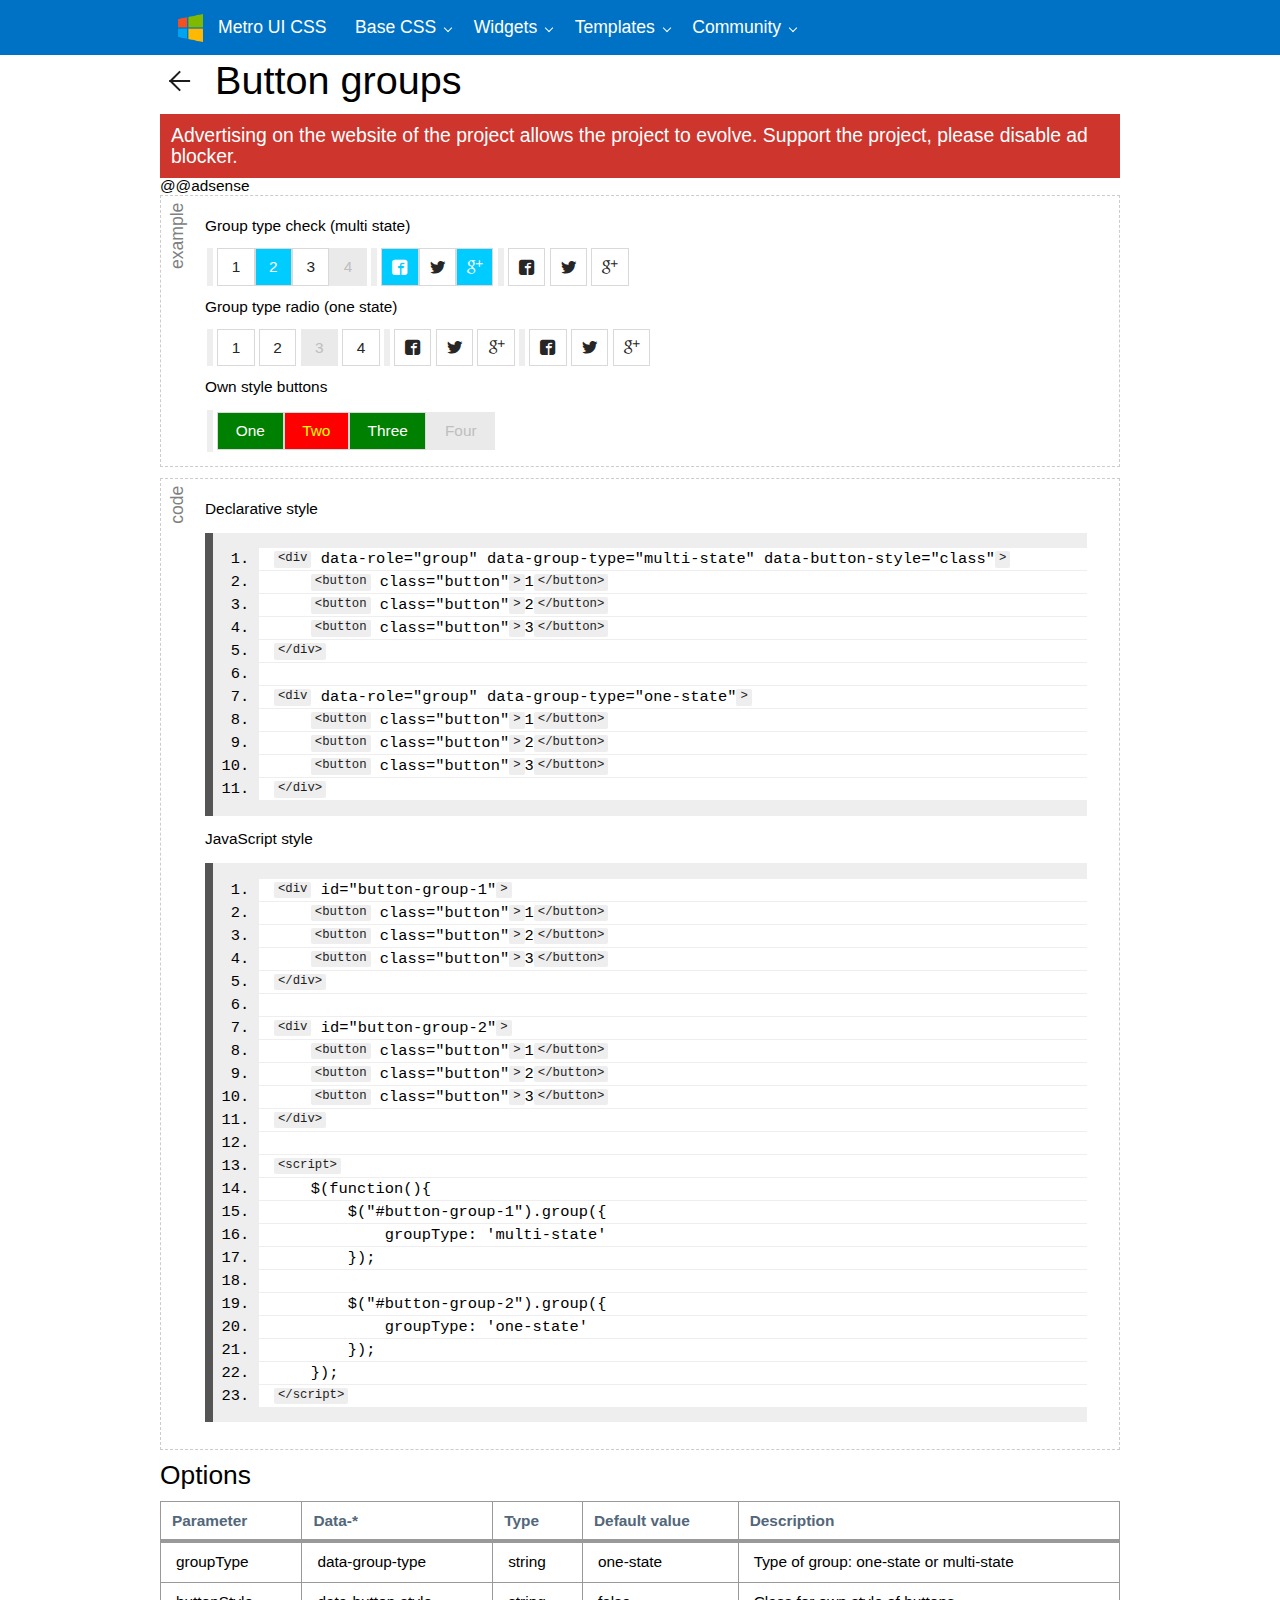
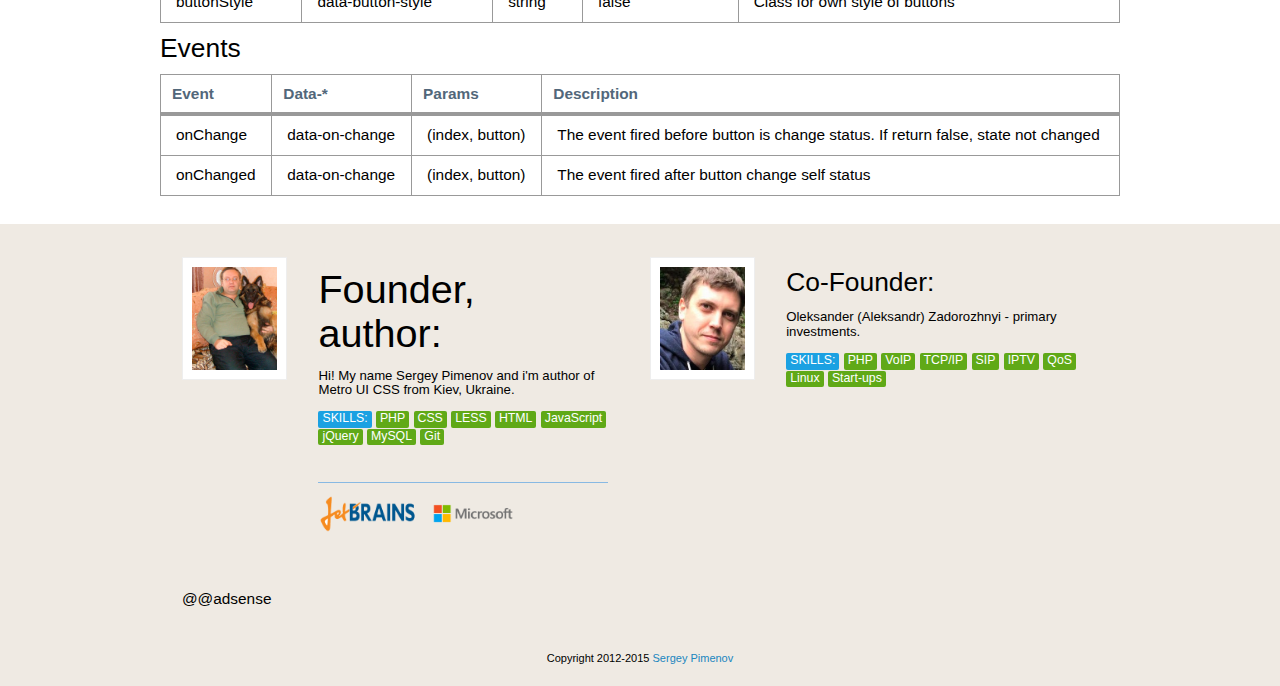
<file: metro/Metro-UI-CSS-master/docs/button-groups.html>
<!DOCTYPE html>
<html>
<head lang="en">
    <meta charset="UTF-8">
    <meta http-equiv="X-UA-Compatible" content="IE=edge">
    <meta name="viewport" content="width=device-width, initial-scale=1.0, maximum-scale=1.0, user-scalable=no">
    <meta name="description" content="Metro, a sleek, intuitive, and powerful framework for faster and easier web development for Windows Metro Style.">
    <meta name="keywords" content="HTML, CSS, JS, JavaScript, framework, metro, front-end, frontend, web development">
    <meta name="author" content="Sergey Pimenov and Metro UI CSS contributors">

    <link rel='shortcut icon' type='image/x-icon' href='favicon.ico' />
    <title>Button groups :: Metro UI CSS - The front-end framework for developing projects on the web in Windows Metro Style</title>

    <link href="css/metro.css" rel="stylesheet">
    <link href="css/metro-icons.css" rel="stylesheet">
    <link href="css/metro-responsive.css" rel="stylesheet">
    <link href="css/metro-schemes.css" rel="stylesheet">

    <link href="css/docs.css" rel="stylesheet">

    <script src="js/jquery-2.1.3.min.js"></script>
    <script src="js/metro.js"></script>
    <script src="js/docs.js"></script>
    <script src="js/prettify/run_prettify.js"></script>
    <script src="js/ga.js"></script>
    <script async src="//pagead2.googlesyndication.com/pagead/js/adsbygoogle.js"></script>


    <style>
        .my-button-state {
            background: green;
            color: white;
        }
        .my-button-state:hover {
            background: lightgreen;
            color: #000000;
        }
        .my-button-state:active {
            background: darkgreen;
            color: #ffff00;
        }
        .my-button-state.active {
            background: red !important;
            color: #ffff00 !important;
        }
    </style>

</head>
<body>
    <div class="container page-content">
        <h1><a href="index.html" class="nav-button transform"><span></span></a>&nbsp;Button groups</h1>

        @@adsense

        <div class="example" data-text="example">
            <h5>Group type check (multi state)</h5>

            <div class="toolbar">
                <div class="toolbar-section condensed" data-role="group" data-group-type="multi-state">
                    <button class="toolbar-button">1</button>
                    <button class="toolbar-button active">2</button>
                    <button class="toolbar-button">3</button>
                    <button class="toolbar-button" disabled>4</button>
                </div>
                <div class="toolbar-section condensed" data-role="group" data-group-type="multi-state">
                    <button class="toolbar-button active"><span class="mif-facebook"></span></button>
                    <button class="toolbar-button"><span class="mif-twitter"></span></button>
                    <button class="toolbar-button active"><span class="mif-google-plus"></span></button>
                </div>
                <div class="toolbar-section" data-role="group" data-group-type="multi-state">
                    <button class="toolbar-button"><span class="mif-facebook"></span></button>
                    <button class="toolbar-button"><span class="mif-twitter"></span></button>
                    <button class="toolbar-button"><span class="mif-google-plus"></span></button>
                </div>
            </div>

            <h5>Group type radio (one state)</h5>

            <div class="toolbar">
                <div class="toolbar-section" data-role="group" data-group-type="one-state">
                    <button class="toolbar-button">1</button>
                    <button class="toolbar-button">2</button>
                    <button class="toolbar-button" disabled>3</button>
                    <button class="toolbar-button">4</button>
                </div>
                <div class="toolbar-section" data-role="group" data-group-type="one-state">
                    <button class="toolbar-button"><span class="mif-facebook"></span></button>
                    <button class="toolbar-button"><span class="mif-twitter"></span></button>
                    <button class="toolbar-button"><span class="mif-google-plus"></span></button>
                </div>
                <div class="toolbar-section" data-role="group" data-group-type="one-state">
                    <button class="toolbar-button"><span class="mif-facebook"></span></button>
                    <button class="toolbar-button"><span class="mif-twitter"></span></button>
                    <button class="toolbar-button"><span class="mif-google-plus"></span></button>
                </div>
            </div>

            <h5>Own style buttons</h5>
            <div class="toolbar-section condensed" data-role="group" data-group-type="multi-state" data-button-style="my-button-state">
                <button class="button">One</button>
                <button class="button active">Two</button>
                <button class="button">Three</button>
                <button class="button" disabled>Four</button>
            </div>

        </div>

        <div class="example" data-text="code">
            <h5>Declarative style</h5>
            <pre class="prettyprint linenums"><code>
                &lt;div data-role="group" data-group-type="multi-state" data-button-style="class"&gt;
                    &lt;button class="button"&gt;1&lt;/button&gt;
                    &lt;button class="button"&gt;2&lt;/button&gt;
                    &lt;button class="button"&gt;3&lt;/button&gt;
                &lt;/div&gt;

                &lt;div data-role="group" data-group-type="one-state"&gt;
                    &lt;button class="button"&gt;1&lt;/button&gt;
                    &lt;button class="button"&gt;2&lt;/button&gt;
                    &lt;button class="button"&gt;3&lt;/button&gt;
                &lt;/div&gt;
            </code></pre>

            <h5>JavaScript style</h5>
            <pre class="prettyprint linenums"><code>
                &lt;div id="button-group-1"&gt;
                    &lt;button class="button"&gt;1&lt;/button&gt;
                    &lt;button class="button"&gt;2&lt;/button&gt;
                    &lt;button class="button"&gt;3&lt;/button&gt;
                &lt;/div&gt;

                &lt;div id="button-group-2"&gt;
                    &lt;button class="button"&gt;1&lt;/button&gt;
                    &lt;button class="button"&gt;2&lt;/button&gt;
                    &lt;button class="button"&gt;3&lt;/button&gt;
                &lt;/div&gt;

                &lt;script&gt;
                    $(function(){
                        $("#button-group-1").group({
                            groupType: 'multi-state'
                        });

                        $("#button-group-2").group({
                            groupType: 'one-state'
                        });
                    });
                &lt;/script&gt;
            </code></pre>
        </div>

        <h3>Options</h3>
        <table class="table bordered border">
            <thead>
            <tr>
                <td>Parameter</td>
                <td>Data-*</td>
                <td>Type</td>
                <td>Default value</td>
                <td>Description</td>
            </tr>
            </thead>
            <tbody>
            <tr>
                <td>groupType</td>
                <td style="white-space: nowrap">data-group-type</td>
                <td>string</td>
                <td>one-state</td>
                <td>Type of group: one-state or multi-state</td>
            </tr>
            <tr>
                <td>buttonStyle</td>
                <td style="white-space: nowrap">data-button-style</td>
                <td>string</td>
                <td>false</td>
                <td>Class for own style of buttons</td>
            </tr>
            </tbody>
        </table>

        <h3>Events</h3>
        <table class="table bordered border">
            <thead>
            <tr>
                <td>Event</td>
                <td>Data-*</td>
                <td>Params</td>
                <td>Description</td>
            </tr>
            </thead>
            <tbody>
            <tr>
                <td>onChange</td>
                <td style="white-space: nowrap">data-on-change</td>
                <td>(index, button)</td>
                <td>The event fired before button is change status. If return false, state not changed</td>
            </tr>
            <tr>
                <td>onChanged</td>
                <td style="white-space: nowrap">data-on-change</td>
                <td>(index, button)</td>
                <td>The event fired after button change self status</td>
            </tr>
            </tbody>
        </table>
        <br />

    </div>
</body>
</html>
</file>
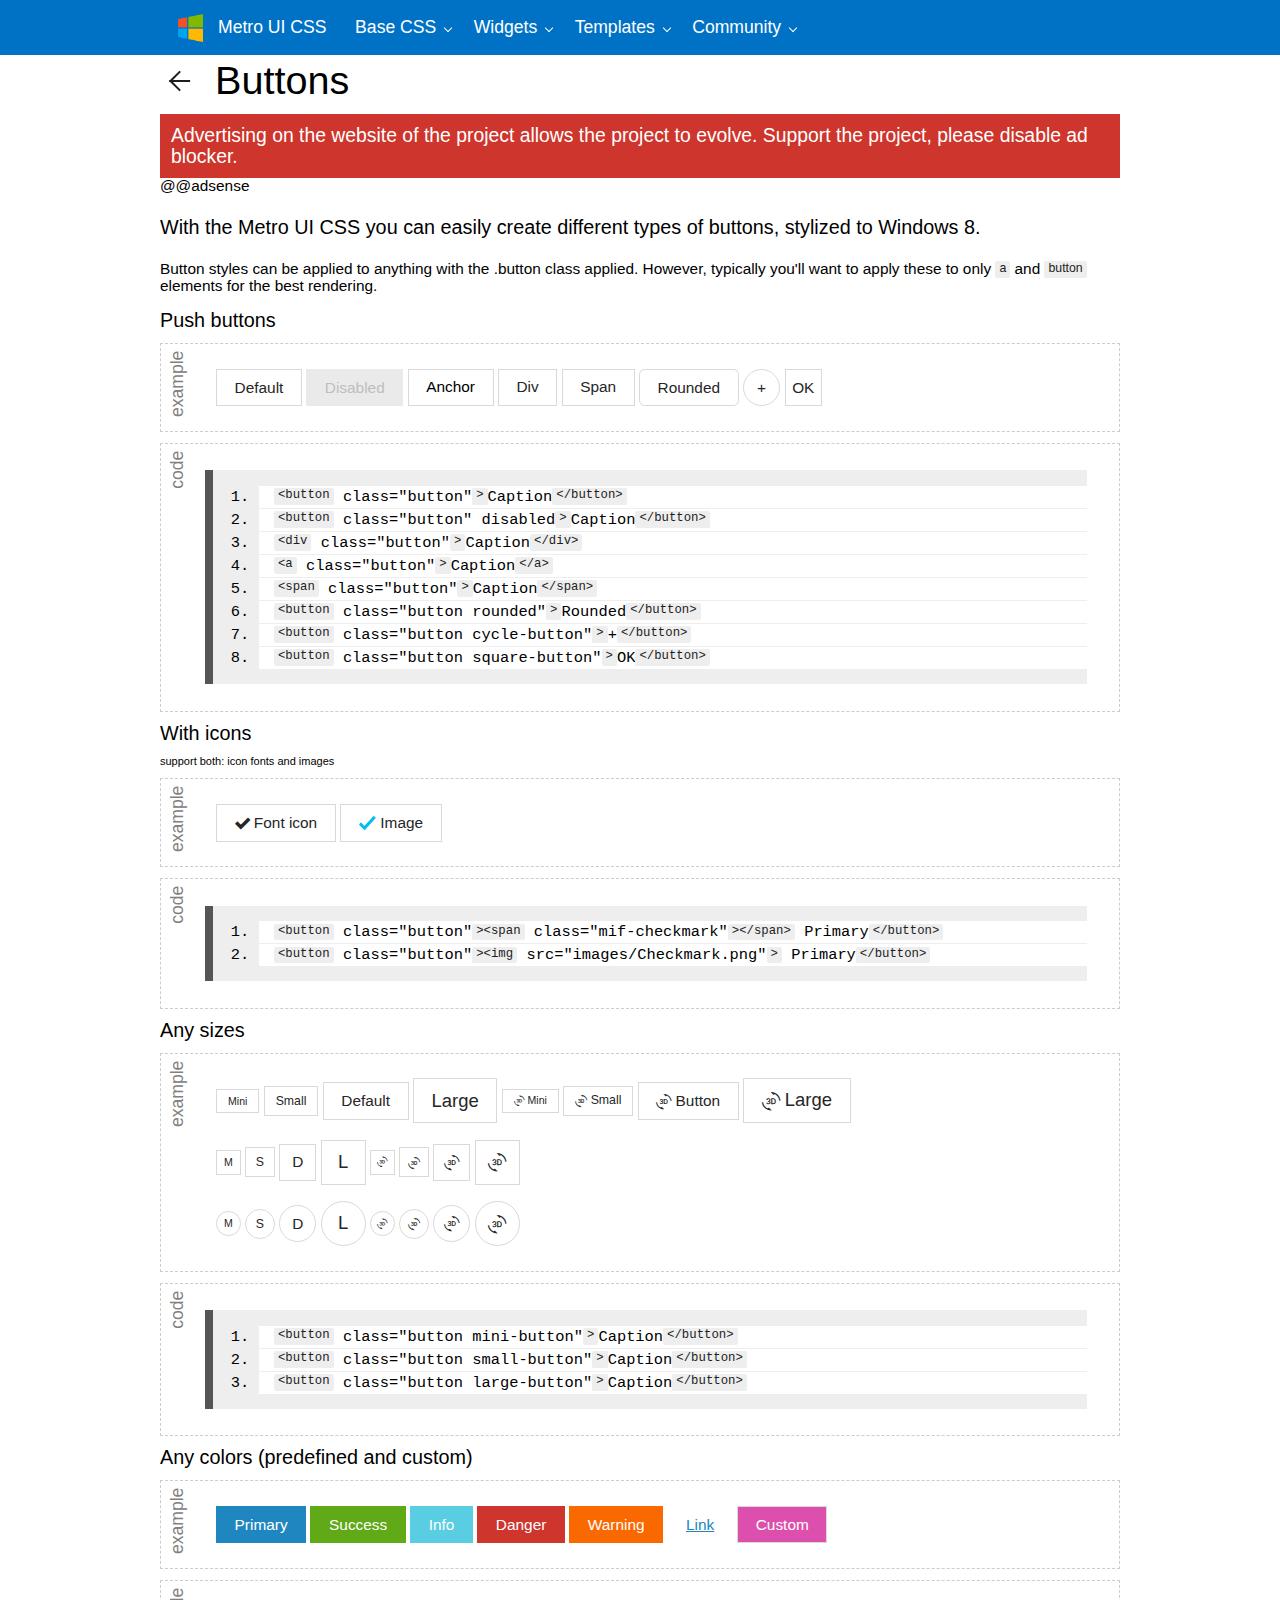
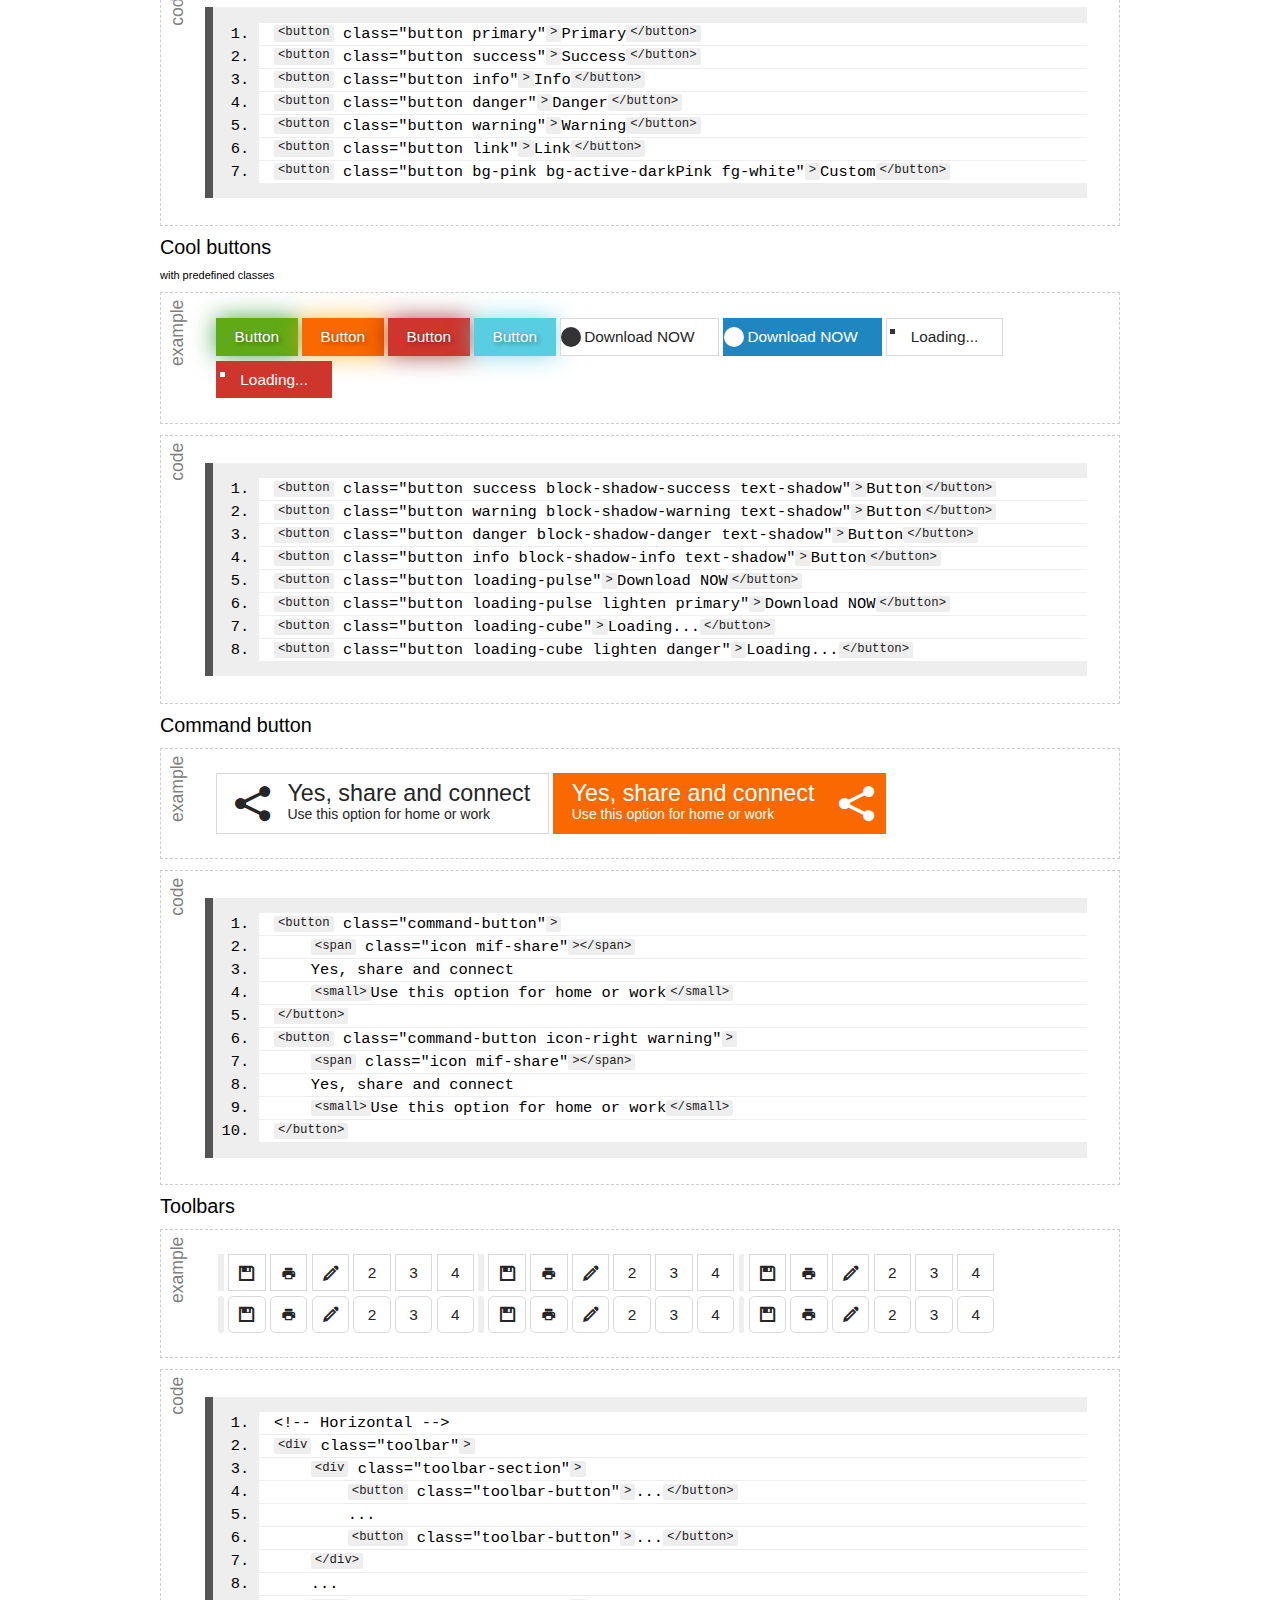
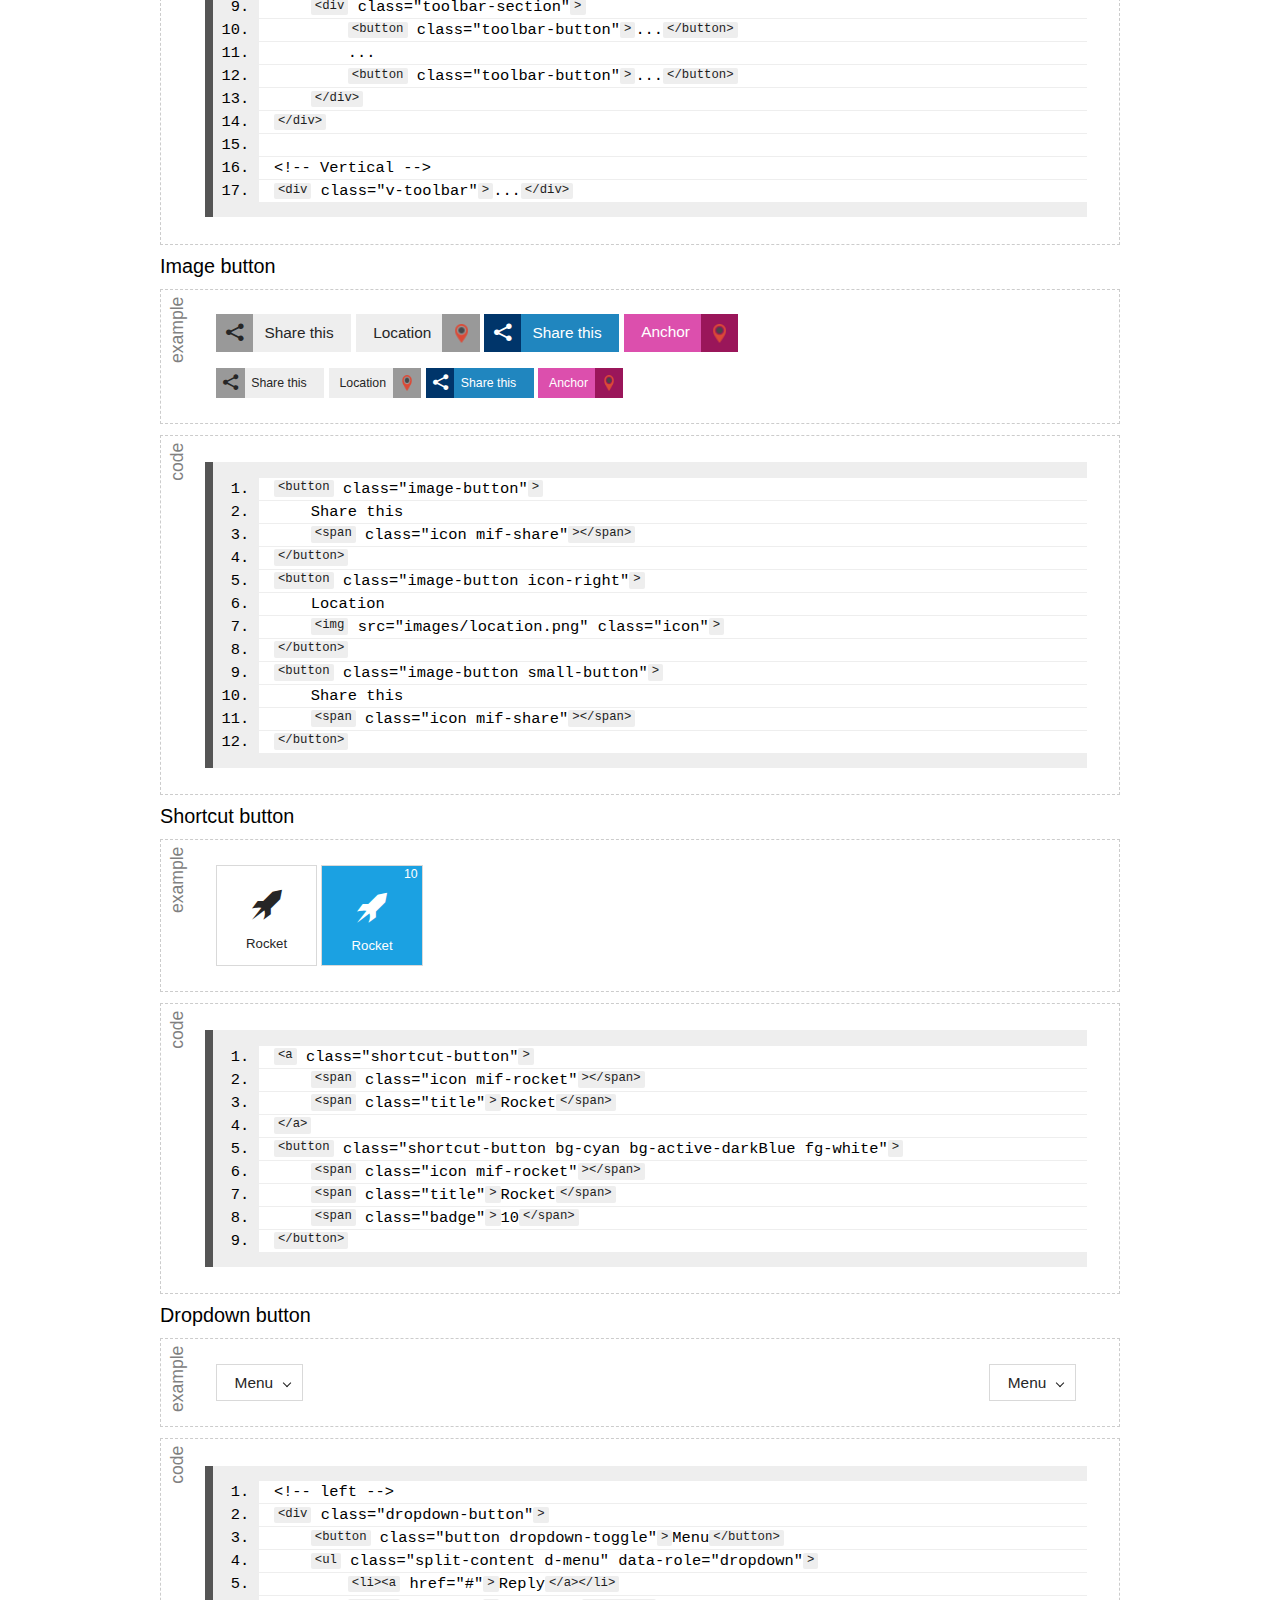
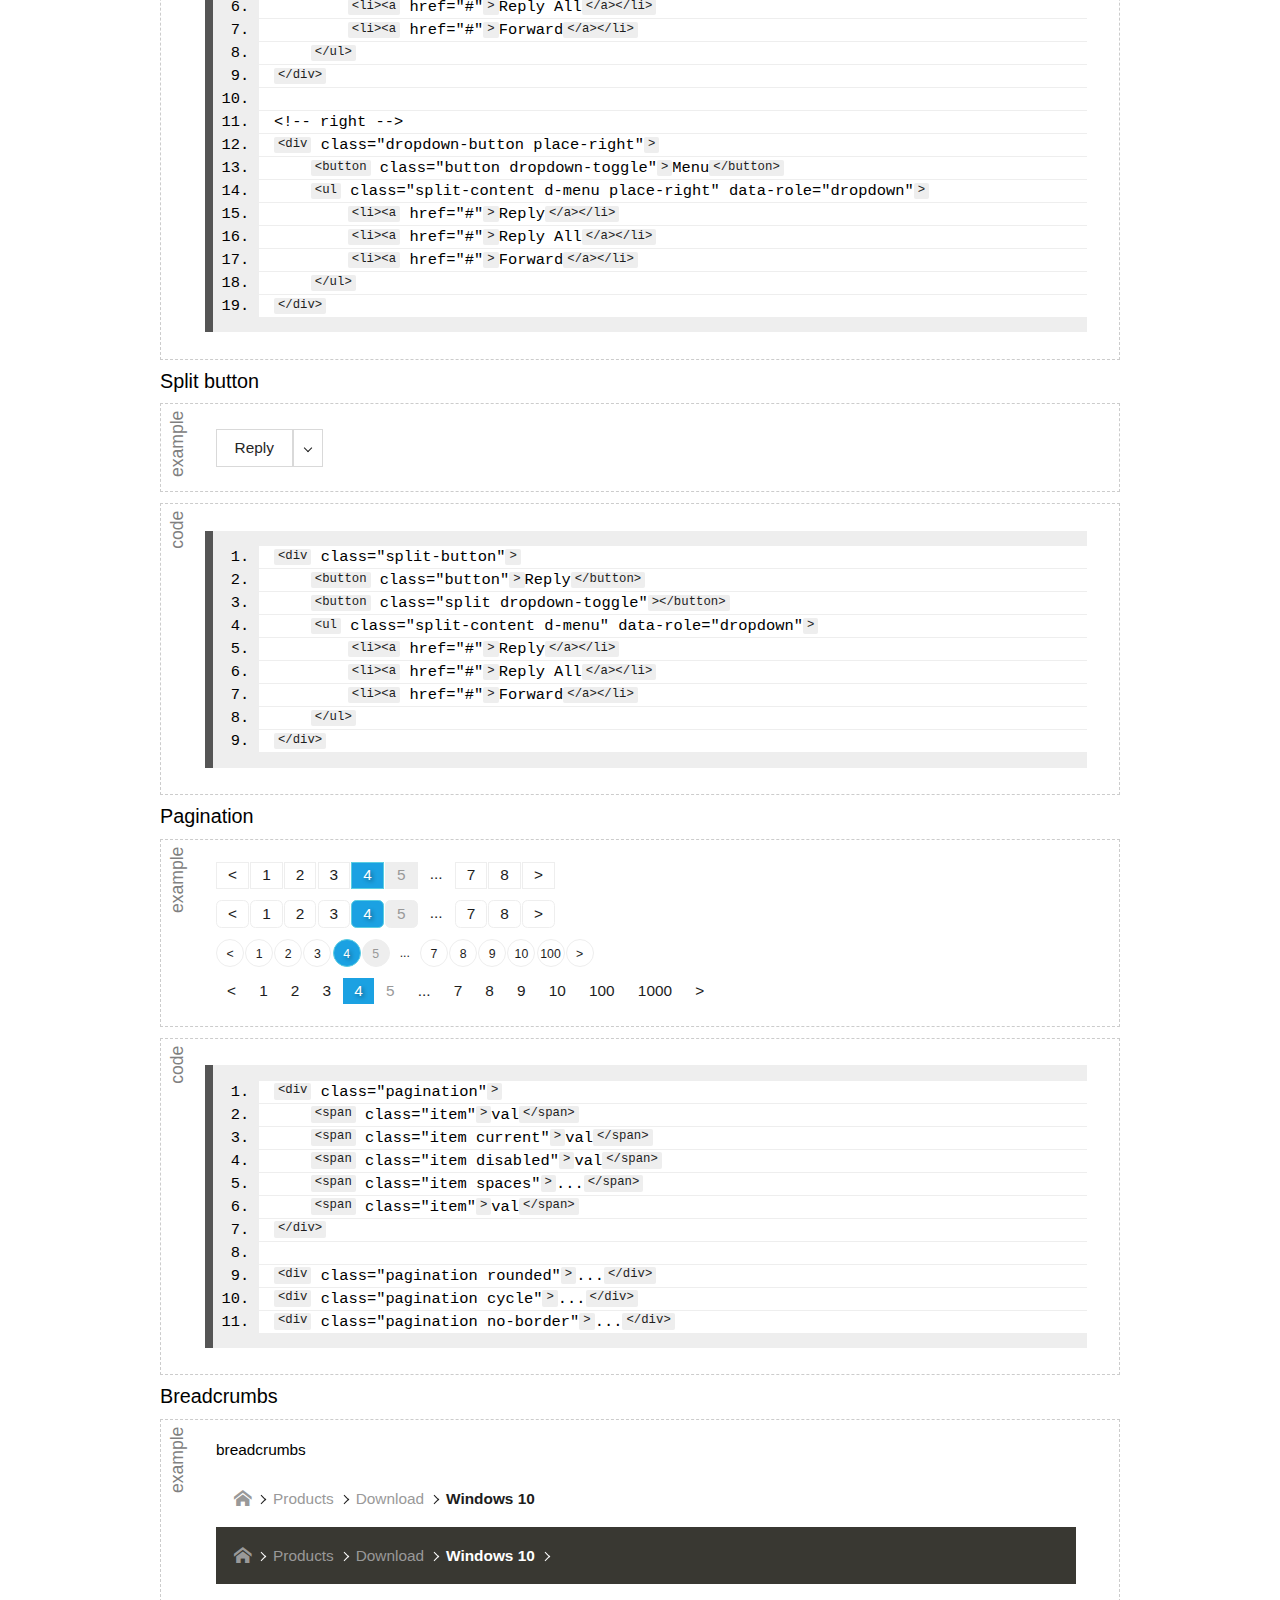
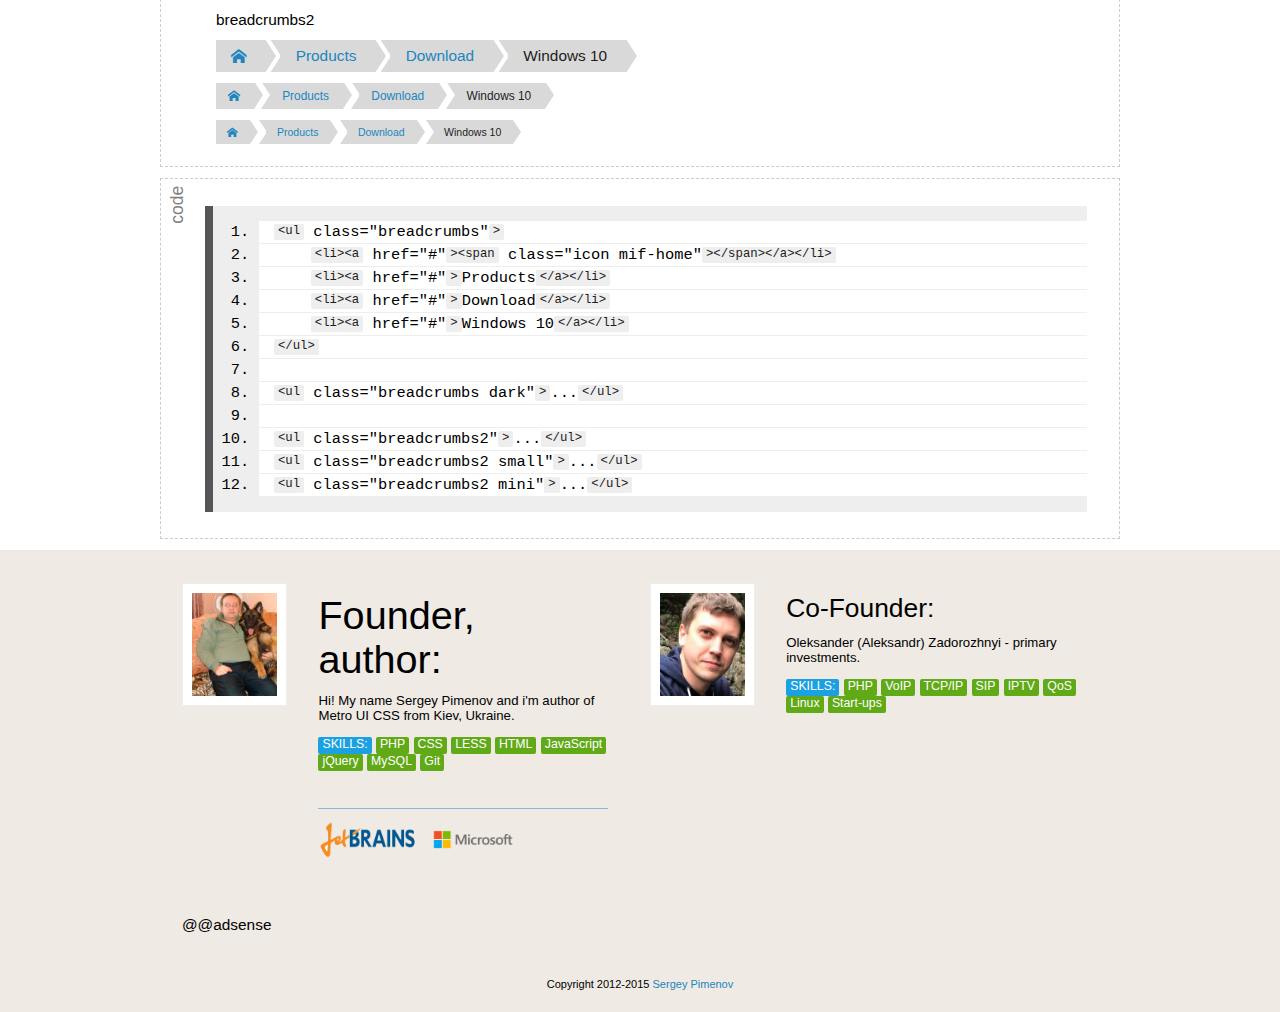
<file: metro/Metro-UI-CSS-master/docs/buttons.html>
<!DOCTYPE html>
<html>
<head lang="en">
    <meta charset="UTF-8">
    <meta http-equiv="X-UA-Compatible" content="IE=edge">
    <meta name="viewport" content="width=device-width, initial-scale=1.0, maximum-scale=1.0, user-scalable=no">
    <meta name="description" content="Metro, a sleek, intuitive, and powerful framework for faster and easier web development for Windows Metro Style.">
    <meta name="keywords" content="HTML, CSS, JS, JavaScript, framework, metro, front-end, frontend, web development">
    <meta name="author" content="Sergey Pimenov and Metro UI CSS contributors">

    <link rel='shortcut icon' type='image/x-icon' href='favicon.ico' />
    <title>Buttons :: Metro UI CSS - The front-end framework for developing projects on the web in Windows Metro Style</title>

    <link href="css/metro.css" rel="stylesheet">
    <link href="css/metro-icons.css" rel="stylesheet">
    <link href="css/metro-responsive.css" rel="stylesheet">
    <link href="css/metro-schemes.css" rel="stylesheet">

    <link href="css/docs.css" rel="stylesheet">

    <script src="js/jquery-2.1.3.min.js"></script>
    <script src="js/metro.js"></script>
    <script src="js/docs.js"></script>
    <script src="js/prettify/run_prettify.js"></script>
    <script src="js/ga.js"></script>
    <script async src="//pagead2.googlesyndication.com/pagead/js/adsbygoogle.js"></script>


</head>
<body>
    <div class="container page-content">
        <h1><a href="index.html" class="nav-button transform"><span></span></a>&nbsp;Buttons</h1>

        @@adsense

        <div class="margin20 no-margin-left no-margin-right sub-header text-light">
            With the Metro UI CSS you can easily create different types of buttons, stylized to Windows 8.
        </div>
        <p>
            Button styles can be applied to anything with the .button class applied. However, typically you'll want to apply these to only <span class="tag">a</span> and <span class="tag">button</span> elements for the best rendering.
        </p>

        <h4>Push buttons</h4>
        <div class="example" data-text="example">
            <div class="margin10">
                <button class="button">Default</button>
                <button class="button" disabled>Disabled</button>
                <a class="button">Anchor</a>
                <div class="button">Div</div>
                <span class="button">Span</span>
                <button class="button rounded">Rounded</button>
                <button class="button cycle-button">+</button>
                <button class="button square-button">OK</button>
            </div>
        </div>

        <div class="example" data-text="code">
            <pre class="prettyprint linenums"><code>
                &lt;button class="button"&gt;Caption&lt;/button&gt;
                &lt;button class="button" disabled&gt;Caption&lt;/button&gt;
                &lt;div class="button"&gt;Caption&lt;/div&gt;
                &lt;a class="button"&gt;Caption&lt;/a&gt;
                &lt;span class="button"&gt;Caption&lt;/span&gt;
                &lt;button class="button rounded"&gt;Rounded&lt;/button&gt;
                &lt;button class="button cycle-button"&gt;+&lt;/button&gt;
                &lt;button class="button square-button"&gt;OK&lt;/button&gt;
            </code></pre>
        </div>

        <h4>With icons</h4>
        <p class="text-small">support both: icon fonts and images</p>
        <div class="example" data-text="example">
            <div class="margin10">
                <button class="button"><span class="mif-checkmark"></span> Font icon</button>
                <button class="button"><img src="images/Checkmark.png"> Image</button>
            </div>
        </div>

        <div class="example" data-text="code">
            <pre class="prettyprint linenums"><code>
                &lt;button class="button"&gt;&lt;span class="mif-checkmark"&gt;&lt;/span&gt; Primary&lt;/button&gt;
                &lt;button class="button"&gt;&lt;img src="images/Checkmark.png"&gt; Primary&lt;/button&gt;
            </code></pre>
        </div>

        <h4>Any sizes</h4>
        <div class="example" data-text="example">
            <div class="margin10">
                <button class="button mini-button">Mini</button>
                <button class="button small-button">Small</button>
                <button class="button">Default</button>
                <button class="button large-button">Large</button>
                <button class="button mini-button"><span class="mif-3d-rotation"></span> Mini</button>
                <button class="button small-button"><span class="mif-3d-rotation"></span> Small</button>
                <button class="button"><span class="mif-3d-rotation"></span> Button</button>
                <button class="button large-button"><span class="mif-3d-rotation"></span> Large</button>
            </div>
            <div class="margin10">
                <button class="square-button mini-button">M</button>
                <button class="square-button small-button">S</button>
                <button class="square-button">D</button>
                <button class="square-button large-button">L</button>
                <button class="square-button mini-button"><span class="mif-3d-rotation"></span></button>
                <button class="square-button small-button"><span class="mif-3d-rotation"></span></button>
                <button class="square-button"><span class="mif-3d-rotation"></span></button>
                <button class="square-button large-button"><span class="mif-3d-rotation"></span></button>
            </div>
            <div class="margin10">
                <button class="cycle-button mini-button">M</button>
                <button class="cycle-button small-button">S</button>
                <button class="cycle-button">D</button>
                <button class="cycle-button large-button">L</button>
                <button class="cycle-button mini-button"><span class="mif-3d-rotation"></span></button>
                <button class="cycle-button small-button"><span class="mif-3d-rotation"></span></button>
                <button class="cycle-button"><span class="mif-3d-rotation"></span></button>
                <button class="cycle-button large-button"><span class="mif-3d-rotation"></span></button>
            </div>
        </div>

        <div class="example" data-text="code">
            <pre class="prettyprint linenums"><code>
                &lt;button class="button mini-button"&gt;Caption&lt;/button&gt;
                &lt;button class="button small-button"&gt;Caption&lt;/button&gt;
                &lt;button class="button large-button"&gt;Caption&lt;/button&gt;
            </code></pre>
        </div>

        <h4>Any colors (predefined and custom)</h4>
        <div class="example" data-text="example">
            <div class="margin10">
                <button class="button primary">Primary</button>
                <button class="button success">Success</button>
                <button class="button info">Info</button>
                <button class="button danger">Danger</button>
                <button class="button warning">Warning</button>
                <button class="button link">Link</button>
                <button class="button bg-pink bg-active-darkPink fg-white">Custom</button>
            </div>
        </div>

        <div class="example" data-text="code">
            <pre class="prettyprint linenums"><code>
                &lt;button class="button primary"&gt;Primary&lt;/button&gt;
                &lt;button class="button success"&gt;Success&lt;/button&gt;
                &lt;button class="button info"&gt;Info&lt;/button&gt;
                &lt;button class="button danger"&gt;Danger&lt;/button&gt;
                &lt;button class="button warning"&gt;Warning&lt;/button&gt;
                &lt;button class="button link"&gt;Link&lt;/button&gt;
                &lt;button class="button bg-pink bg-active-darkPink fg-white"&gt;Custom&lt;/button&gt;
            </code></pre>
        </div>

        <h4>Cool buttons</h4>
        <p class="text-small">with predefined classes</p>
        <div class="example" data-text="example">
            <div class="margin10">
                <button class="button success block-shadow-success text-shadow">Button</button>
                <button class="button warning block-shadow-warning text-shadow">Button</button>
                <button class="button danger block-shadow-danger text-shadow">Button</button>
                <button class="button info block-shadow-info text-shadow">Button</button>
                <button class="button loading-pulse">Download NOW</button>
                <button class="button loading-pulse lighten primary">Download NOW</button>
                <button class="button loading-cube">Loading...</button>
                <button class="button loading-cube lighten danger">Loading...</button>
            </div>
        </div>

        <div class="example" data-text="code">
            <pre class="prettyprint linenums"><code>
                &lt;button class="button success block-shadow-success text-shadow"&gt;Button&lt;/button&gt;
                &lt;button class="button warning block-shadow-warning text-shadow"&gt;Button&lt;/button&gt;
                &lt;button class="button danger block-shadow-danger text-shadow"&gt;Button&lt;/button&gt;
                &lt;button class="button info block-shadow-info text-shadow"&gt;Button&lt;/button&gt;
                &lt;button class="button loading-pulse"&gt;Download NOW&lt;/button&gt;
                &lt;button class="button loading-pulse lighten primary"&gt;Download NOW&lt;/button&gt;
                &lt;button class="button loading-cube"&gt;Loading...&lt;/button&gt;
                &lt;button class="button loading-cube lighten danger"&gt;Loading...&lt;/button&gt;
            </code></pre>
        </div>

        <h4>Command button</h4>
        <div class="example" data-text="example">
            <div class="margin10">
                <button class="command-button">
                    <span class="icon mif-share"></span>
                    Yes, share and connect
                    <small>Use this option for home or work</small>
                </button>
                <button class="command-button icon-right warning">
                    <span class="icon mif-share"></span>
                    Yes, share and connect
                    <small>Use this option for home or work</small>
                </button>
            </div>
        </div>

        <div class="example" data-text="code">
            <pre class="prettyprint linenums"><code>
                &lt;button class="command-button"&gt;
                    &lt;span class="icon mif-share"&gt;&lt;/span&gt;
                    Yes, share and connect
                    &lt;small&gt;Use this option for home or work&lt;/small&gt;
                &lt;/button&gt;
                &lt;button class="command-button icon-right warning"&gt;
                    &lt;span class="icon mif-share"&gt;&lt;/span&gt;
                    Yes, share and connect
                    &lt;small&gt;Use this option for home or work&lt;/small&gt;
                &lt;/button&gt;
            </code></pre>
        </div>

        <h4>Toolbars</h4>
        <div class="example" data-text="example">
            <div class="margin10">
                <div class="toolbar">
                    <div class="toolbar-section">
                        <button class="toolbar-button"><span class="mif-floppy-disk"></span></button>
                        <button class="toolbar-button"><span class="mif-print"></span></button>
                        <button class="toolbar-button"><span class="mif-pencil"></span></button>
                        <button class="toolbar-button">2</button>
                        <button class="toolbar-button">3</button>
                        <button class="toolbar-button">4</button>
                    </div>

                    <div class="toolbar-section">
                        <button class="toolbar-button"><span class="mif-floppy-disk"></span></button>
                        <button class="toolbar-button"><span class="mif-print"></span></button>
                        <button class="toolbar-button"><span class="mif-pencil"></span></button>
                        <button class="toolbar-button">2</button>
                        <button class="toolbar-button">3</button>
                        <button class="toolbar-button">4</button>
                    </div>

                    <div class="toolbar-section rounded">
                        <button class="toolbar-button"><span class="mif-floppy-disk"></span></button>
                        <button class="toolbar-button"><span class="mif-print"></span></button>
                        <button class="toolbar-button"><span class="mif-pencil"></span></button>
                        <button class="toolbar-button">2</button>
                        <button class="toolbar-button">3</button>
                        <button class="toolbar-button">4</button>
                    </div>

                    <div class="toolbar-section no-display">
                        <div class="toolbar-group-check" data-role="group" data-group-type="one-state">
                            <button class="toolbar-button">1.1</button>
                            <button class="toolbar-button">1.2</button>
                            <button class="toolbar-button">1.3</button>
                        </div>
                        <div class="toolbar-group-radio" data-role="group" data-group-type="mutli-state">
                            <button class="toolbar-button">2.1</button>
                            <button class="toolbar-button">2.2</button>
                            <button class="toolbar-button">2.3</button>
                        </div>
                    </div>
                </div>

                <div class="toolbar rounded">
                    <div class="toolbar-section">
                        <button class="toolbar-button"><span class="mif-floppy-disk"></span></button>
                        <button class="toolbar-button"><span class="mif-print"></span></button>
                        <button class="toolbar-button"><span class="mif-pencil"></span></button>
                        <button class="toolbar-button">2</button>
                        <button class="toolbar-button">3</button>
                        <button class="toolbar-button">4</button>
                    </div>

                    <div class="toolbar-section">
                        <button class="toolbar-button"><span class="mif-floppy-disk"></span></button>
                        <button class="toolbar-button"><span class="mif-print"></span></button>
                        <button class="toolbar-button"><span class="mif-pencil"></span></button>
                        <button class="toolbar-button">2</button>
                        <button class="toolbar-button">3</button>
                        <button class="toolbar-button">4</button>
                    </div>

                    <div class="toolbar-section">
                        <button class="toolbar-button"><span class="mif-floppy-disk"></span></button>
                        <button class="toolbar-button"><span class="mif-print"></span></button>
                        <button class="toolbar-button"><span class="mif-pencil"></span></button>
                        <button class="toolbar-button">2</button>
                        <button class="toolbar-button">3</button>
                        <button class="toolbar-button">4</button>
                    </div>
                </div>
            </div>
        </div>

        <div class="example" data-text="code">
            <pre class="prettyprint linenums"><code>
                &lt;!-- Horizontal --&gt;
                &lt;div class="toolbar"&gt;
                    &lt;div class="toolbar-section"&gt;
                        &lt;button class="toolbar-button"&gt;...&lt;/button&gt;
                        ...
                        &lt;button class="toolbar-button"&gt;...&lt;/button&gt;
                    &lt;/div&gt;
                    ...
                    &lt;div class="toolbar-section"&gt;
                        &lt;button class="toolbar-button"&gt;...&lt;/button&gt;
                        ...
                        &lt;button class="toolbar-button"&gt;...&lt;/button&gt;
                    &lt;/div&gt;
                &lt;/div&gt;

                &lt;!-- Vertical --&gt;
                &lt;div class="v-toolbar"&gt;...&lt;/div&gt;
            </code></pre>
        </div>

        <h4>Image button</h4>
        <div class="example" data-text="example">
            <div class="margin10">
                <button class="image-button">
                    Share this
                    <span class="icon mif-share"></span>
                </button>
                <button class="image-button icon-right">
                    Location
                    <img src="images/location.png" class="icon">
                </button>
                <button class="image-button primary">
                    Share this
                    <span class="icon mif-share bg-darkCobalt"></span>
                </button>
                <a class="image-button bg-pink bg-active-amber fg-white icon-right">
                    Anchor
                    <img src="images/location.png" class="icon bg-darkPink">
                </a>
            </div>
            <div class="margin10">
                <button class="image-button small-button">
                    Share this
                    <span class="icon mif-share"></span>
                </button>
                <button class="image-button icon-right small-button">
                    Location
                    <img src="images/location.png" class="icon">
                </button>
                <button class="image-button primary small-button">
                    Share this
                    <span class="icon mif-share bg-darkCobalt"></span>
                </button>
                <a class="image-button bg-pink bg-active-amber fg-white icon-right small-button">
                    Anchor
                    <img src="images/location.png" class="icon bg-darkPink">
                </a>
            </div>
        </div>

        <div class="example" data-text="code">
            <pre class="prettyprint linenums"><code>
                &lt;button class="image-button"&gt;
                    Share this
                    &lt;span class="icon mif-share"&gt;&lt;/span&gt;
                &lt;/button&gt;
                &lt;button class="image-button icon-right"&gt;
                    Location
                    &lt;img src="images/location.png" class="icon"&gt;
                &lt;/button&gt;
                &lt;button class="image-button small-button"&gt;
                    Share this
                    &lt;span class="icon mif-share"&gt;&lt;/span&gt;
                &lt;/button&gt;
            </code></pre>
        </div>

        <h4>Shortcut button</h4>
        <div class="example" data-text="example">
            <div class="margin10">
                <a class="shortcut-button">
                    <span class="icon mif-rocket"></span>
                    <span class="title">Rocket</span>
                </a>
                <button class="shortcut-button bg-cyan bg-active-darkBlue fg-white">
                    <span class="icon mif-rocket"></span>
                    <span class="title">Rocket</span>
                    <span class="badge">10</span>
                </button>
            </div>
        </div>

        <div class="example" data-text="code">
            <pre class="prettyprint linenums"><code>
                &lt;a class="shortcut-button"&gt;
                    &lt;span class="icon mif-rocket"&gt;&lt;/span&gt;
                    &lt;span class="title"&gt;Rocket&lt;/span&gt;
                &lt;/a&gt;
                &lt;button class="shortcut-button bg-cyan bg-active-darkBlue fg-white"&gt;
                    &lt;span class="icon mif-rocket"&gt;&lt;/span&gt;
                    &lt;span class="title"&gt;Rocket&lt;/span&gt;
                    &lt;span class="badge"&gt;10&lt;/span&gt;
                &lt;/button&gt;
            </code></pre>
        </div>

        <h4>Dropdown button</h4>
        <div class="example" data-text="example">
            <div class="margin10">
                <div class="dropdown-button">
                    <button class="button dropdown-toggle">Menu</button>
                    <ul class="split-content d-menu" data-role="dropdown">
                        <li><a href="#">Reply</a></li>
                        <li><a href="#">Reply All</a></li>
                        <li><a href="#">Forward</a></li>
                    </ul>
                </div>
                <div class="dropdown-button place-right">
                    <button class="button dropdown-toggle">Menu</button>
                    <ul class="split-content d-menu place-right" data-role="dropdown">
                        <li><a href="#">Reply</a></li>
                        <li><a href="#">Reply All</a></li>
                        <li><a href="#">Forward</a></li>
                    </ul>
                </div>
            </div>
        </div>

        <div class="example" data-text="code">
            <pre class="prettyprint linenums"><code>
                &lt;!-- left --&gt;
                &lt;div class="dropdown-button"&gt;
                    &lt;button class="button dropdown-toggle"&gt;Menu&lt;/button&gt;
                    &lt;ul class="split-content d-menu" data-role="dropdown"&gt;
                        &lt;li&gt;&lt;a href="#"&gt;Reply&lt;/a&gt;&lt;/li&gt;
                        &lt;li&gt;&lt;a href="#"&gt;Reply All&lt;/a&gt;&lt;/li&gt;
                        &lt;li&gt;&lt;a href="#"&gt;Forward&lt;/a&gt;&lt;/li&gt;
                    &lt;/ul&gt;
                &lt;/div&gt;

                &lt;!-- right --&gt;
                &lt;div class="dropdown-button place-right"&gt;
                    &lt;button class="button dropdown-toggle"&gt;Menu&lt;/button&gt;
                    &lt;ul class="split-content d-menu place-right" data-role="dropdown"&gt;
                        &lt;li&gt;&lt;a href="#"&gt;Reply&lt;/a&gt;&lt;/li&gt;
                        &lt;li&gt;&lt;a href="#"&gt;Reply All&lt;/a&gt;&lt;/li&gt;
                        &lt;li&gt;&lt;a href="#"&gt;Forward&lt;/a&gt;&lt;/li&gt;
                    &lt;/ul&gt;
                &lt;/div&gt;
            </code></pre>
        </div>

        <h4>Split button</h4>
        <div class="example" data-text="example">
            <div class="margin10">
                <div class="split-button">
                    <button class="button">Reply</button>
                    <button class="split dropdown-toggle"></button>
                    <ul class="split-content d-menu" data-role="dropdown">
                        <li><a href="#">Reply</a></li>
                        <li><a href="#">Reply All</a></li>
                        <li><a href="#">Forward</a></li>
                    </ul>
                </div>
            </div>
        </div>

        <div class="example" data-text="code">
            <pre class="prettyprint linenums"><code>
                &lt;div class="split-button"&gt;
                    &lt;button class="button"&gt;Reply&lt;/button&gt;
                    &lt;button class="split dropdown-toggle"&gt;&lt;/button&gt;
                    &lt;ul class="split-content d-menu" data-role="dropdown"&gt;
                        &lt;li&gt;&lt;a href="#"&gt;Reply&lt;/a&gt;&lt;/li&gt;
                        &lt;li&gt;&lt;a href="#"&gt;Reply All&lt;/a&gt;&lt;/li&gt;
                        &lt;li&gt;&lt;a href="#"&gt;Forward&lt;/a&gt;&lt;/li&gt;
                    &lt;/ul&gt;
                &lt;/div&gt;
            </code></pre>
        </div>

        <h4>Pagination</h4>
        <div class="example" data-text="example">
            <div class="margin10">
                <div class="pagination">
                    <span class="item">&lt;</span>
                    <span class="item">1</span>
                    <span class="item">2</span>
                    <span class="item">3</span>
                    <span class="item current">4</span>
                    <span class="item disabled">5</span>
                    <span class="item spaces">...</span>
                    <span class="item">7</span>
                    <span class="item">8</span>
                    <span class="item">&gt;</span>
                </div>
                <div class="pagination rounded">
                    <span class="item">&lt;</span>
                    <span class="item">1</span>
                    <span class="item">2</span>
                    <span class="item">3</span>
                    <span class="item current">4</span>
                    <span class="item disabled">5</span>
                    <span class="item spaces">...</span>
                    <span class="item">7</span>
                    <span class="item">8</span>
                    <span class="item">&gt;</span>
                </div>
                <div class="pagination cycle">
                    <span class="item">&lt;</span>
                    <span class="item">1</span>
                    <span class="item">2</span>
                    <span class="item">3</span>
                    <span class="item current">4</span>
                    <span class="item disabled">5</span>
                    <span class="item spaces">...</span>
                    <span class="item">7</span>
                    <span class="item">8</span>
                    <span class="item">9</span>
                    <span class="item">10</span>
                    <span class="item">100</span>
                    <span class="item">&gt;</span>
                </div>
                <div class="pagination no-border">
                    <span class="item">&lt;</span>
                    <span class="item">1</span>
                    <span class="item">2</span>
                    <span class="item">3</span>
                    <span class="item current">4</span>
                    <span class="item disabled">5</span>
                    <span class="item spaces">...</span>
                    <span class="item">7</span>
                    <span class="item">8</span>
                    <span class="item">9</span>
                    <span class="item">10</span>
                    <span class="item">100</span>
                    <span class="item">1000</span>
                    <span class="item">&gt;</span>
                </div>
            </div>
        </div>

        <div class="example" data-text="code">
            <pre class="prettyprint linenums"><code>
                &lt;div class="pagination"&gt;
                    &lt;span class="item"&gt;val&lt;/span&gt;
                    &lt;span class="item current"&gt;val&lt;/span&gt;
                    &lt;span class="item disabled"&gt;val&lt;/span&gt;
                    &lt;span class="item spaces"&gt;...&lt;/span&gt;
                    &lt;span class="item"&gt;val&lt;/span&gt;
                &lt;/div&gt;

                &lt;div class="pagination rounded"&gt;...&lt;/div&gt;
                &lt;div class="pagination cycle"&gt;...&lt;/div&gt;
                &lt;div class="pagination no-border"&gt;...&lt;/div&gt;
            </code></pre>
        </div>

        <h4>Breadcrumbs</h4>
        <div class="example" data-text="example">
            <div class="margin10">
                <h5>breadcrumbs</h5>
                <ul class="breadcrumbs">
                    <li><a href="#"><span class="icon mif-home"></span></a></li>
                    <li><a href="#">Products</a></li>
                    <li><a href="#">Download</a></li>
                    <li><a href="#">Windows 10</a></li>
                </ul>
                <ul class="breadcrumbs dark">
                    <li><a href="#"><span class="icon mif-home"></span></a></li>
                    <li><a href="#">Products</a></li>
                    <li><a href="#">Download</a></li>
                    <li><a href="#">Windows 10</a></li>
                </ul>
                <br />
                <h5>breadcrumbs2</h5>
                <ul class="breadcrumbs2">
                    <li><a href="#"><span class="icon mif-home"></span></a></li>
                    <li><a href="#">Products</a></li>
                    <li><a href="#">Download</a></li>
                    <li><a href="#">Windows 10</a></li>
                </ul>
                <ul class="breadcrumbs2 small">
                    <li><a href="#"><span class="icon mif-home"></span></a></li>
                    <li><a href="#">Products</a></li>
                    <li><a href="#">Download</a></li>
                    <li><a href="#">Windows 10</a></li>
                </ul>
                <ul class="breadcrumbs2 mini">
                    <li><a href="#"><span class="icon mif-home"></span></a></li>
                    <li><a href="#">Products</a></li>
                    <li><a href="#">Download</a></li>
                    <li><a href="#">Windows 10</a></li>
                </ul>
            </div>
        </div>

        <div class="example" data-text="code">
            <pre class="prettyprint linenums"><code>
                &lt;ul class="breadcrumbs"&gt;
                    &lt;li&gt;&lt;a href="#"&gt;&lt;span class="icon mif-home"&gt;&lt;/span&gt;&lt;/a&gt;&lt;/li&gt;
                    &lt;li&gt;&lt;a href="#"&gt;Products&lt;/a&gt;&lt;/li&gt;
                    &lt;li&gt;&lt;a href="#"&gt;Download&lt;/a&gt;&lt;/li&gt;
                    &lt;li&gt;&lt;a href="#"&gt;Windows 10&lt;/a&gt;&lt;/li&gt;
                &lt;/ul&gt;

                &lt;ul class="breadcrumbs dark"&gt;...&lt;/ul&gt;

                &lt;ul class="breadcrumbs2"&gt;...&lt;/ul&gt;
                &lt;ul class="breadcrumbs2 small"&gt;...&lt;/ul&gt;
                &lt;ul class="breadcrumbs2 mini"&gt;...&lt;/ul&gt;

            </code></pre>
        </div>
    </div>
</body>
</html>
</file>
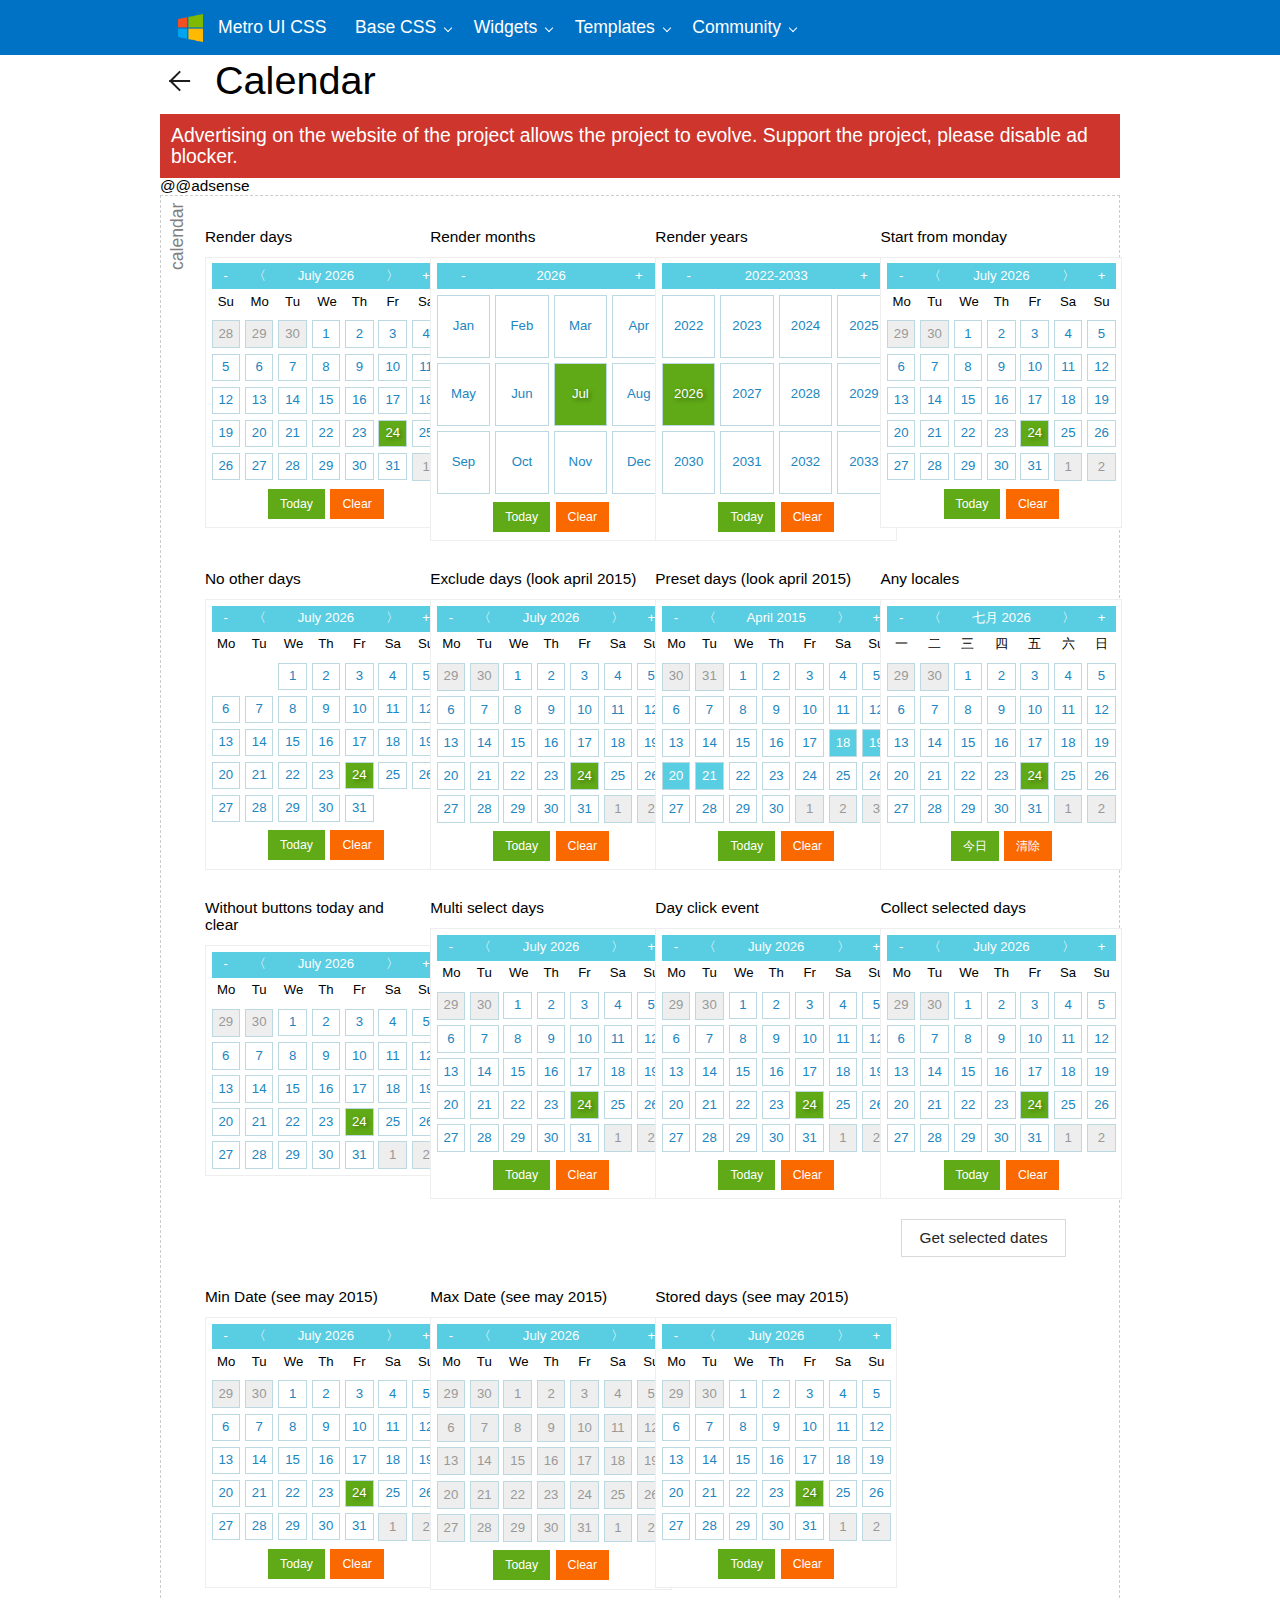
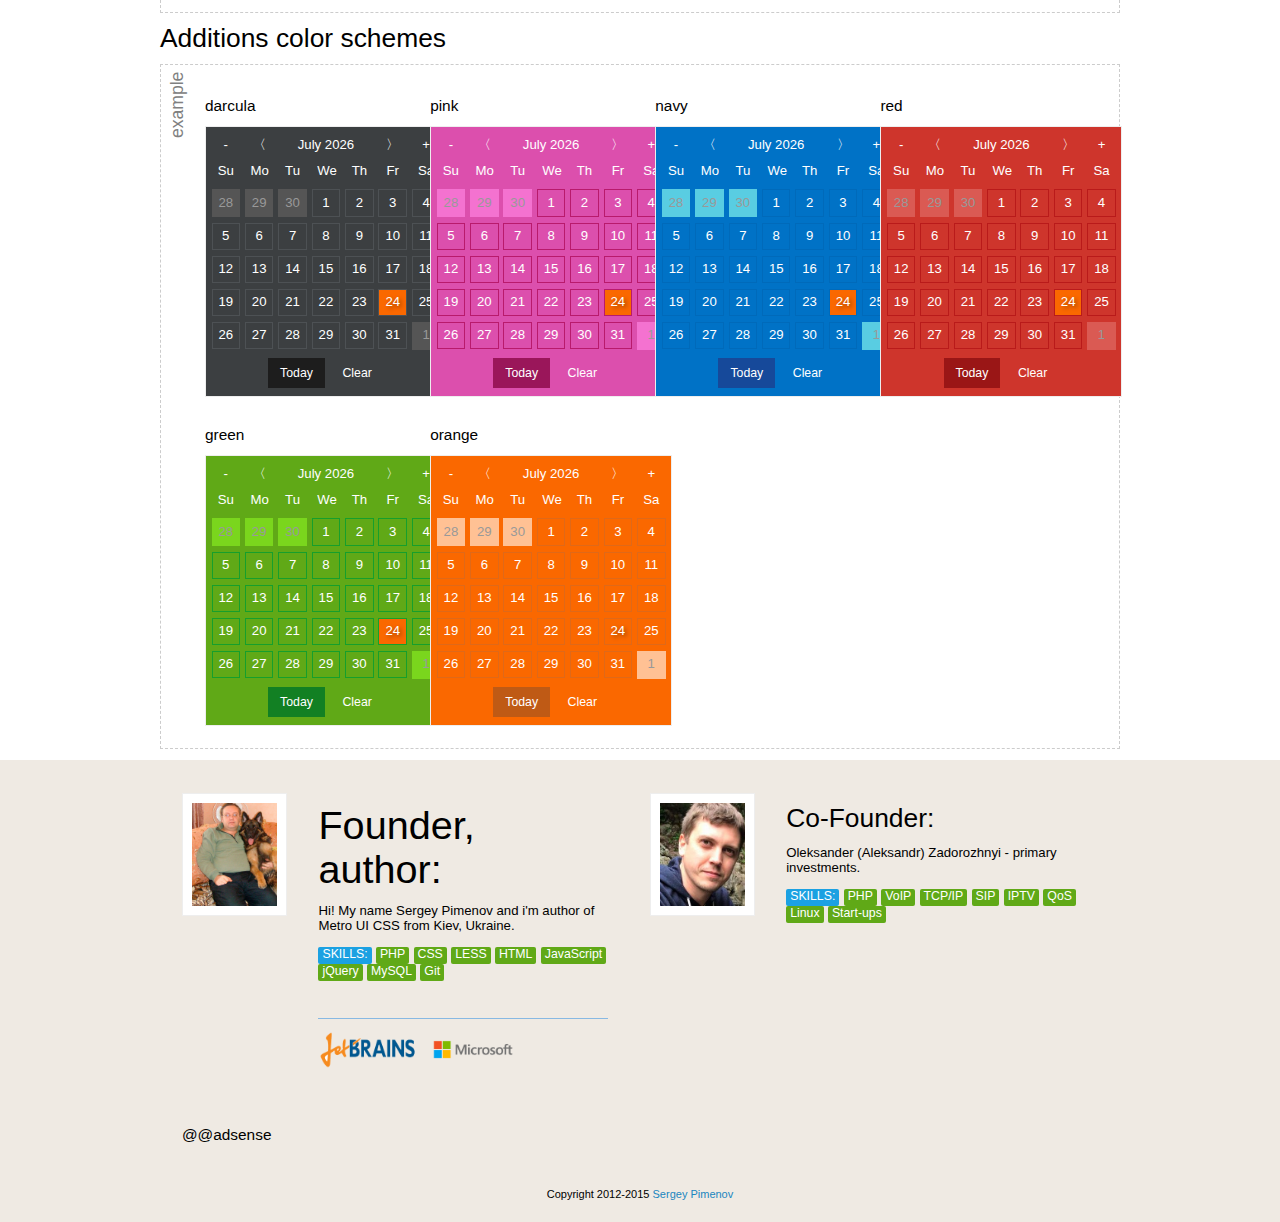
<file: metro/Metro-UI-CSS-master/docs/calendar.html>
<!DOCTYPE html>
<html>
<head lang="en">
    <meta charset="UTF-8">
    <meta http-equiv="X-UA-Compatible" content="IE=edge">
    <meta name="viewport" content="width=device-width, initial-scale=1.0, maximum-scale=1.0, user-scalable=no">
    <meta name="description" content="Metro, a sleek, intuitive, and powerful framework for faster and easier web development for Windows Metro Style.">
    <meta name="keywords" content="HTML, CSS, JS, JavaScript, framework, metro, front-end, frontend, web development">
    <meta name="author" content="Sergey Pimenov and Metro UI CSS contributors">

    <link rel='shortcut icon' type='image/x-icon' href='favicon.ico' />
    <title>Calendar :: Metro UI CSS - The front-end framework for developing projects on the web in Windows Metro Style</title>

    <link href="css/metro.css" rel="stylesheet">
    <link href="css/metro-icons.css" rel="stylesheet">
    <link href="css/metro-responsive.css" rel="stylesheet">
    <link href="css/metro-schemes.css" rel="stylesheet">

    <link href="css/docs.css" rel="stylesheet">

    <script src="js/jquery-2.1.3.min.js"></script>
    <script src="js/metro.js"></script>
    <script src="js/docs.js"></script>
    <script src="js/prettify/run_prettify.js"></script>
    <script src="js/ga.js"></script>
    <script async src="//pagead2.googlesyndication.com/pagead/js/adsbygoogle.js"></script>


</head>
<body>
    <div class="container page-content">
        <h1><a href="index.html" class="nav-button transform"><span></span></a>&nbsp;Calendar</h1>

        @@adsense

        <div class="example" data-text="calendar">
            <div class="grid responsive">
                <div class="row cells4">
                    <div class="cell">
                        <h5>Render days</h5>
                        <div data-role="calendar"></div>
                    </div>
                    <div class="cell">
                        <h5>Render months</h5>
                        <div data-role="calendar" data-start-mode="month"></div>
                    </div>
                    <div class="cell">
                        <h5>Render years</h5>
                        <div data-role="calendar" data-start-mode="year"></div>
                    </div>
                    <div class="cell">
                        <h5>Start from monday</h5>
                        <div data-role="calendar" data-week-start="1"></div>
                    </div>
                </div>

                <div class="row cells4">
                    <div class="cell">
                        <h5>No other days</h5>
                        <div data-role="calendar" data-other-days="false" data-week-start="1"></div>
                    </div>
                    <div class="cell">
                        <h5>Exclude days (look april 2015)</h5>
                        <div data-role="calendar" data-week-start="1" data-exclude="2015-04-18, 2015-04-19, 2015-04-20, 2015-04-21"></div>
                    </div>
                    <div class="cell">
                        <h5>Preset days (look april 2015)</h5>
                        <div data-role="calendar" data-week-start="1" data-preset="2015-04-18, 2015-04-19, 2015-04-20, 2015-04-21"></div>
                    </div>
                    <div class="cell">
                        <h5>Any locales</h5>
                        <div data-role="calendar" data-week-start="1" data-locale="zhCN"></div>
                    </div>
                </div>

                <div class="row cells4">
                    <div class="cell">
                        <h5>Without buttons today and clear</h5>
                        <div data-role="calendar" data-week-start="1" data-buttons="false"></div>
                    </div>
                    <div class="cell">
                        <h5>Multi select days</h5>
                        <div data-role="calendar" data-week-start="1" data-multi-select="true"></div>
                    </div>
                    <div class="cell">
                        <h5>Day click event</h5>
                        <div data-role="calendar" data-week-start="1" data-day-click="day_click"></div>
                        <script>
                            function day_click(short, full) {
                                alert("You click on day!\nShort: "+short+"\nFull: " + full);
                            }
                        </script>
                    </div>
                    <div class="cell">
                        <h5>Collect selected days</h5>
                        <div data-role="calendar" data-week-start="1" data-multi-select="true" id="c1"></div>
                        <br />
                        <div class="align-center"><button class="button" onclick="get_dates()">Get selected dates</button></div>
                        <script>
                            function get_dates(){
                                var result = $("#c1").calendar('getDates');
                                alert(result);
                            }
                        </script>
                    </div>
                </div>

                <div class="row cells4">
                    <div class="cell">
                        <h5>Min Date (see may 2015)</h5>
                        <div data-role="calendar" data-week-start="1" data-min-date="2015-05-07"></div>
                    </div>
                    <div class="cell">
                        <h5>Max Date (see may 2015)</h5>
                        <div data-role="calendar" data-week-start="1" data-max-date="2015-05-21"></div>
                    </div>
                    <div class="cell">
                        <h5>Stored days (see may 2015)</h5>
                        <div data-role="calendar" data-week-start="1" data-stored="2015-05-18, 2015-05-19, 2015-05-20, 2015-05-21"></div>
                    </div>
                </div>
            </div>
        </div>

        <h3>Additions color schemes</h3>
        <div class="example" data-text="example">
            <div class="grid">
                <div class="row cells4">
                    <div class="cell">
                        <h5>darcula</h5>
                        <div class="darcula" data-role="calendar"></div>
                    </div>
                    <div class="cell">
                        <h5>pink</h5>
                        <div class="pink" data-role="calendar"></div>
                    </div>
                    <div class="cell">
                        <h5>navy</h5>
                        <div class="navy" data-role="calendar"></div>
                    </div>
                    <div class="cell">
                        <h5>red</h5>
                        <div class="red" data-role="calendar"></div>
                    </div>
                </div>
                <div class="row cells4">
                    <div class="cell">
                        <h5>green</h5>
                        <div class="green" data-role="calendar"></div>
                    </div>
                    <div class="cell">
                        <h5>orange</h5>
                        <div class="orange" data-role="calendar"></div>
                    </div>
                    <div class="cell">
                    </div>
                    <div class="cell">
                    </div>
                </div>
            </div>
        </div>
    </div>
</body>
</html>
</file>
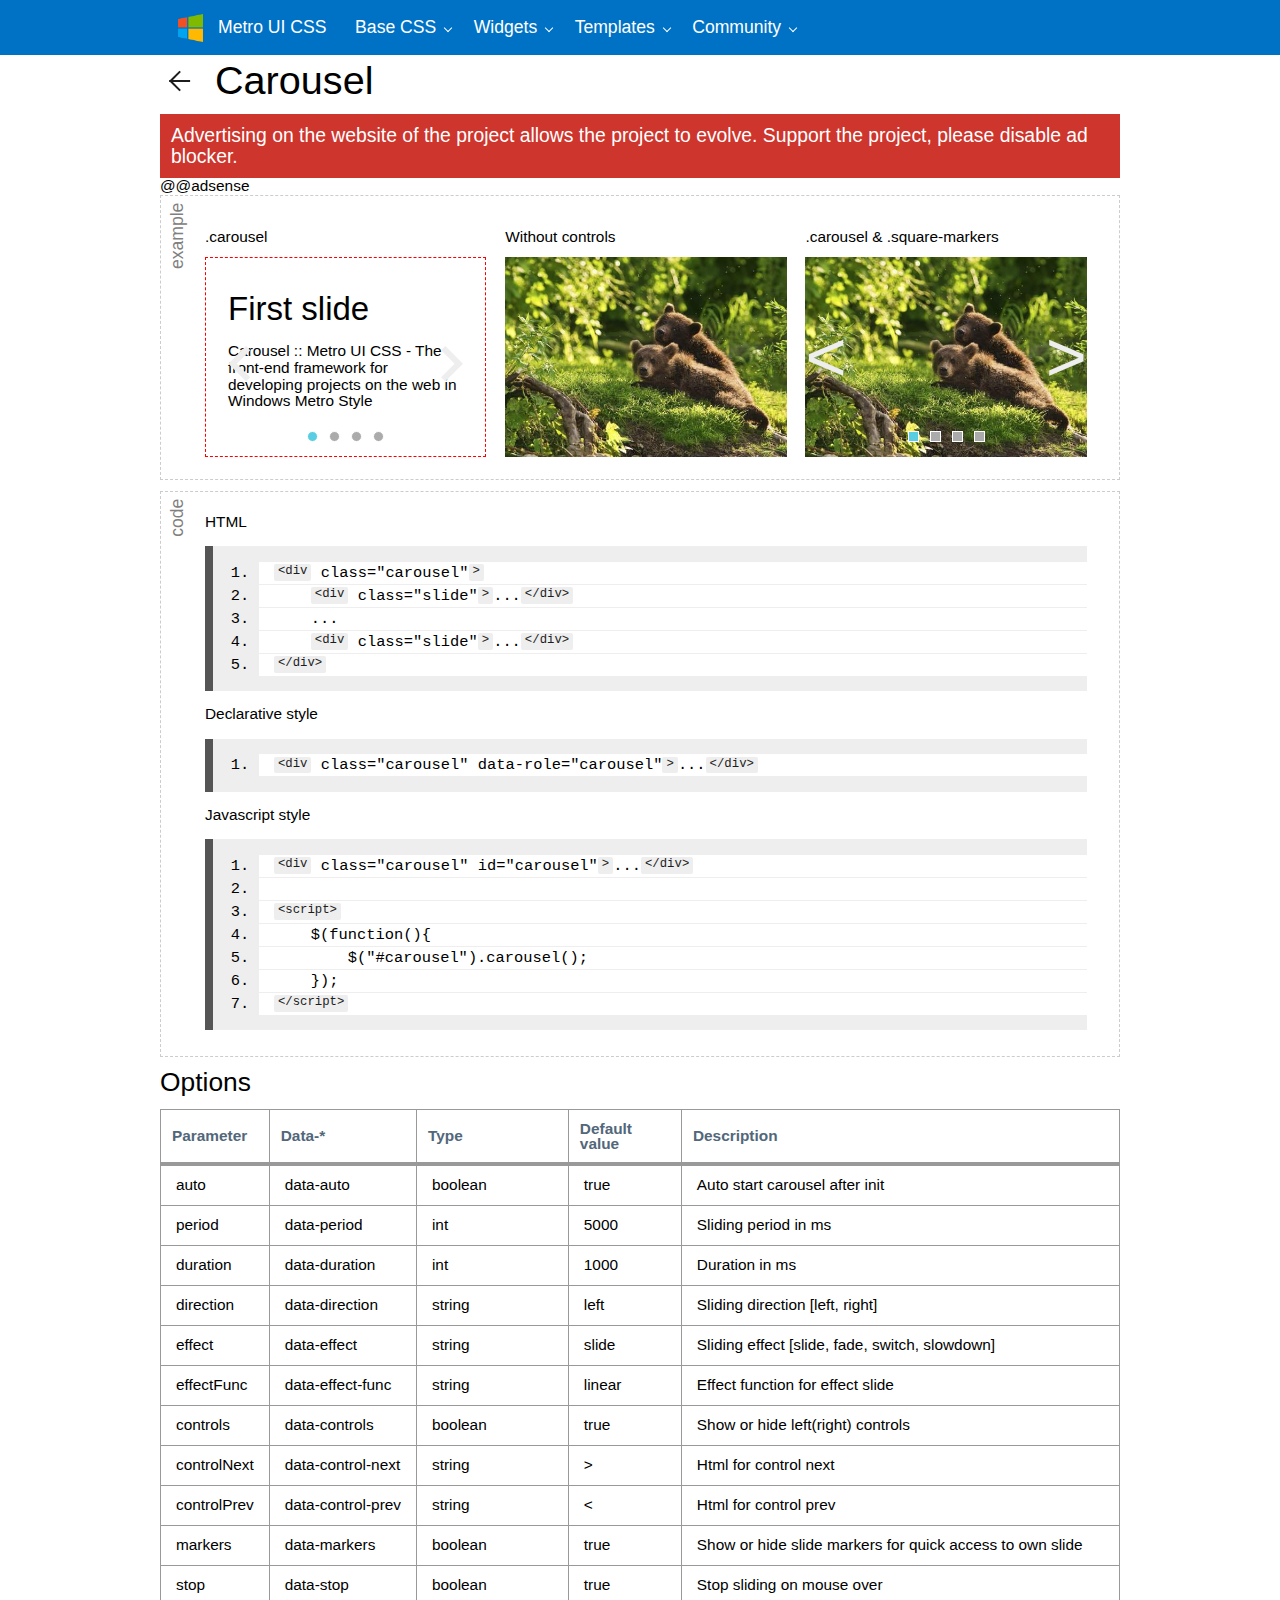
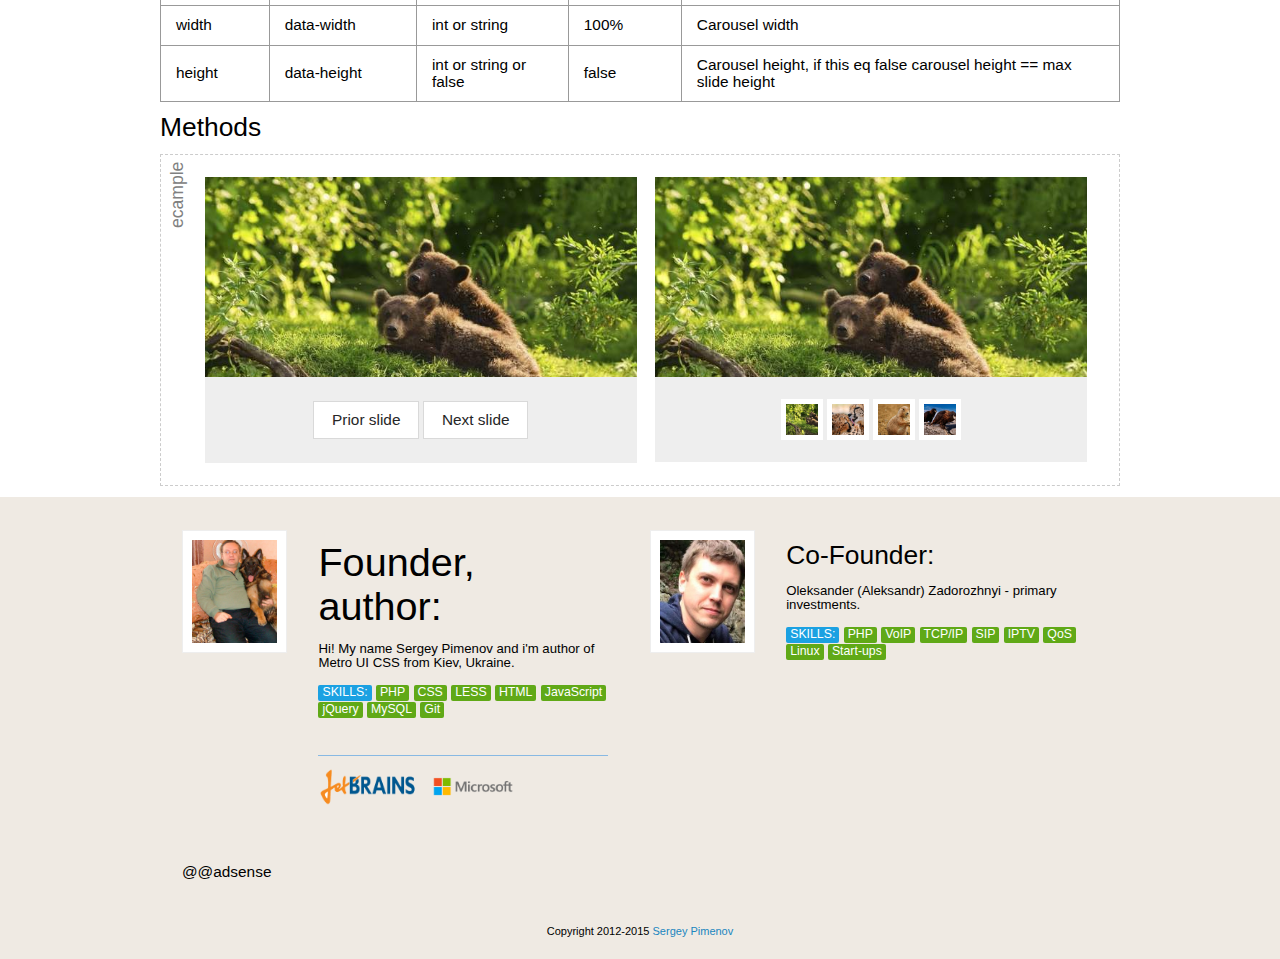
<file: metro/Metro-UI-CSS-master/docs/carousel.html>
<!DOCTYPE html>
<html xmlns="http://www.w3.org/1999/html">
<head lang="en">
    <meta charset="UTF-8">
    <meta http-equiv="X-UA-Compatible" content="IE=edge">
    <meta name="viewport" content="width=device-width, initial-scale=1.0, maximum-scale=1.0, user-scalable=no">
    <meta name="description" content="Metro, a sleek, intuitive, and powerful framework for faster and easier web development for Windows Metro Style.">
    <meta name="keywords" content="HTML, CSS, JS, JavaScript, framework, metro, front-end, frontend, web development">
    <meta name="author" content="Sergey Pimenov and Metro UI CSS contributors">

    <link rel='shortcut icon' type='image/x-icon' href='favicon.ico' />
    <title>Carousel :: Metro UI CSS - The front-end framework for developing projects on the web in Windows Metro Style</title>

    <link href="css/metro.css" rel="stylesheet">
    <link href="css/metro-icons.css" rel="stylesheet">
    <link href="css/metro-responsive.css" rel="stylesheet">
    <link href="css/metro-schemes.css" rel="stylesheet">

    <link href="css/docs.css" rel="stylesheet">

    <script src="js/jquery-2.1.3.min.js"></script>
    <script src="js/metro.js"></script>
    <script src="js/docs.js"></script>
    <script src="js/prettify/run_prettify.js"></script>
    <script src="js/ga.js"></script>
    <script async src="//pagead2.googlesyndication.com/pagead/js/adsbygoogle.js"></script>



</head>
<body>
    <div class="container page-content">
        <h1><a href="index.html" class="nav-button transform"><span></span></a>&nbsp;Carousel</h1>

        @@adsense

        <div class="example" data-text="example">
            <div class="grid">
                <div class="row cells3">
                    <div class="cell">
                        <h5>.carousel</h5>
                        <div class="carousel" data-role="carousel" data-height="200" data-control-next="<span class='mif-chevron-right'></span>" data-control-prev="<span class='mif-chevron-left'></span>">
                            <div class="slide padding20 debug">
                                <h2>First slide</h2>
                                <p>
                                    Carousel :: Metro UI CSS - The front-end framework for developing projects on the web in Windows Metro Style
                                </p>
                            </div>
                            <div class="slide"><img src="images/2.jpg" data-role="fitImage" data-format="fill"></div>
                            <div class="slide"><img src="images/3.jpg" data-role="fitImage" data-format="fill"></div>
                            <div class="slide"><img src="images/4.jpg" data-role="fitImage" data-format="fill"></div>
                        </div>
                    </div>
                    <div class="cell">
                        <h5>Without controls</h5>
                        <div class="carousel" data-role="carousel" data-height="200" data-controls="false" data-markers="false" data-effect="fade">
                            <div class="slide"><img src="images/1.jpg" data-role="fitImage" data-format="fill"></div>
                            <div class="slide"><img src="images/2.jpg" data-role="fitImage" data-format="fill"></div>
                            <div class="slide"><img src="images/3.jpg" data-role="fitImage" data-format="fill"></div>
                            <div class="slide"><img src="images/4.jpg" data-role="fitImage" data-format="fill"></div>
                        </div>
                    </div>
                    <div class="cell">
                        <h5>.carousel & .square-markers</h5>
                        <div class="carousel square-bullets" data-height="200" data-role="carousel" data-direction="right">
                            <div class="slide"><img src="images/1.jpg" data-role="fitImage" data-format="fill"></div>
                            <div class="slide"><img src="images/2.jpg" data-role="fitImage" data-format="fill"></div>
                            <div class="slide"><img src="images/3.jpg" data-role="fitImage" data-format="fill"></div>
                            <div class="slide"><img src="images/4.jpg" data-role="fitImage" data-format="fill"></div>
                        </div>
                    </div>
                </div>
            </div>
        </div> <!-- End of example -->

        <div class="example" data-text="code">
            <h5>HTML</h5>
            <pre class="prettyprint linenums"><code>
                &lt;div class="carousel"&gt;
                    &lt;div class="slide"&gt;...&lt;/div&gt;
                    ...
                    &lt;div class="slide"&gt;...&lt;/div&gt;
                &lt;/div&gt;
            </code></pre>

            <h5>Declarative style</h5>
            <pre class="prettyprint linenums"><code>
                &lt;div class="carousel" data-role="carousel"&gt;...&lt;/div&gt;
            </code></pre>

            <h5>Javascript style</h5>
            <pre class="prettyprint linenums"><code>
                &lt;div class="carousel" id="carousel"&gt;...&lt;/div&gt;

                &lt;script&gt;
                    $(function(){
                        $("#carousel").carousel();
                    });
                &lt;/script&gt;
            </code></pre>
        </div> <!-- End of example -->

        <h3>Options</h3>
        <table class="table bordered border">
            <thead>
            <tr>
                <td>Parameter</td>
                <td>Data-*</td>
                <td>Type</td>
                <td>Default value</td>
                <td>Description</td>
            </tr>
            </thead>
            <tbody>
            <tr>
                <td>auto</td>
                <td style="white-space: nowrap">data-auto</td>
                <td>boolean</td>
                <td>true</td>
                <td>Auto start carousel after init</td>
            </tr>
            <tr>
                <td>period</td>
                <td style="white-space: nowrap">data-period</td>
                <td>int</td>
                <td>5000</td>
                <td>Sliding period in ms</td>
            </tr>
            <tr>
                <td>duration</td>
                <td style="white-space: nowrap">data-duration</td>
                <td>int</td>
                <td>1000</td>
                <td>Duration in ms</td>
            </tr>
            <tr>
                <td>direction</td>
                <td style="white-space: nowrap">data-direction</td>
                <td>string</td>
                <td>left</td>
                <td>Sliding direction [left, right]</td>
            </tr>
            <tr>
                <td>effect</td>
                <td style="white-space: nowrap">data-effect</td>
                <td>string</td>
                <td>slide</td>
                <td>Sliding effect [slide, fade, switch, slowdown]</td>
            </tr>
            <tr>
                <td>effectFunc</td>
                <td style="white-space: nowrap">data-effect-func</td>
                <td>string</td>
                <td>linear</td>
                <td>Effect function for effect slide</td>
            </tr>
            <tr>
                <td>controls</td>
                <td style="white-space: nowrap">data-controls</td>
                <td>boolean</td>
                <td>true</td>
                <td>Show or hide left(right) controls</td>
            </tr>
            <tr>
                <td>controlNext</td>
                <td style="white-space: nowrap">data-control-next</td>
                <td>string</td>
                <td>&gt;</td>
                <td>Html for control next</td>
            </tr>
            <tr>
                <td>controlPrev</td>
                <td style="white-space: nowrap">data-control-prev</td>
                <td>string</td>
                <td>&lt;</td>
                <td>Html for control prev</td>
            </tr>
            <tr>
                <td>markers</td>
                <td style="white-space: nowrap">data-markers</td>
                <td>boolean</td>
                <td>true</td>
                <td>Show or hide slide markers for quick access to own slide</td>
            </tr>
            <tr>
                <td>stop</td>
                <td style="white-space: nowrap">data-stop</td>
                <td>boolean</td>
                <td>true</td>
                <td>Stop sliding on mouse over</td>
            </tr>
            <tr>
                <td>width</td>
                <td style="white-space: nowrap">data-width</td>
                <td>int or string</td>
                <td>100%</td>
                <td>Carousel width</td>
            </tr>
            <tr>
                <td>height</td>
                <td style="white-space: nowrap">data-height</td>
                <td>int or string or false</td>
                <td>false</td>
                <td>Carousel height, if this eq false carousel height == max slide height</td>
            </tr>
            </tbody>
        </table>

        <h3>Methods</h3>
        <div class="example" data-text="ecample">
            <div class="grid">
                <div class="row cells2">
                    <div class="cell">
                        <div id="car_m_1" class="carousel" data-role="carousel" data-height="200" data-controls="false" data-markers="false" data-auto="false">
                            <div class="slide"><img src="images/1.jpg" data-role="fitImage" data-format="fill"></div>
                            <div class="slide"><img src="images/2.jpg" data-role="fitImage" data-format="fill"></div>
                            <div class="slide"><img src="images/3.jpg" data-role="fitImage" data-format="fill"></div>
                            <div class="slide"><img src="images/4.jpg" data-role="fitImage" data-format="fill"></div>
                        </div>
                        <div class="padding20 bg-grayLighter align-center">
                            <button class="button" onclick="$('#car_m_1').data('carousel').priorSlide()">Prior slide</button>
                            <button class="button" onclick="$('#car_m_1').data('carousel').nextSlide()">Next slide</button>
                        </div>
                    </div>
                    <div class="cell">
                        <div id="car_m_2" class="carousel" data-role="carousel" data-height="200" data-controls="false" data-markers="false" data-auto="false">
                            <div class="slide"><img src="images/1.jpg" data-role="fitImage" data-format="fill"></div>
                            <div class="slide"><img src="images/2.jpg" data-role="fitImage" data-format="fill"></div>
                            <div class="slide"><img src="images/3.jpg" data-role="fitImage" data-format="fill"></div>
                            <div class="slide"><img src="images/4.jpg" data-role="fitImage" data-format="fill"></div>
                        </div>
                        <div id="car_m_2_thumbs" class="padding20 bg-grayLighter align-center">
                            <div class="thumb" data-index="1"><img src="images/1.jpg" data-role="fitImage" data-format="fill"></div>
                            <div class="thumb" data-index="2"><img src="images/2.jpg" data-role="fitImage" data-format="fill"></div>
                            <div class="thumb" data-index="3"><img src="images/3.jpg" data-role="fitImage" data-format="fill"></div>
                            <div class="thumb" data-index="4"><img src="images/4.jpg" data-role="fitImage" data-format="fill"></div>
                        </div>
                        <script>
                            $(function(){
                                var car_m_2 = $('#car_m_2').data('carousel');
                                var thumbs = $('#car_m_2_thumbs > .thumb');
                                $.each(thumbs, function(){
                                    var thumb = $(this),  index = thumb.data('index') - 1;
                                    thumb.on('click', function(){
                                        car_m_2.slideTo(index);
                                    });
                                });
                            });
                        </script>
                    </div>
                </div>
            </div>
        </div>
    </div>
</body>
</html>
</file>
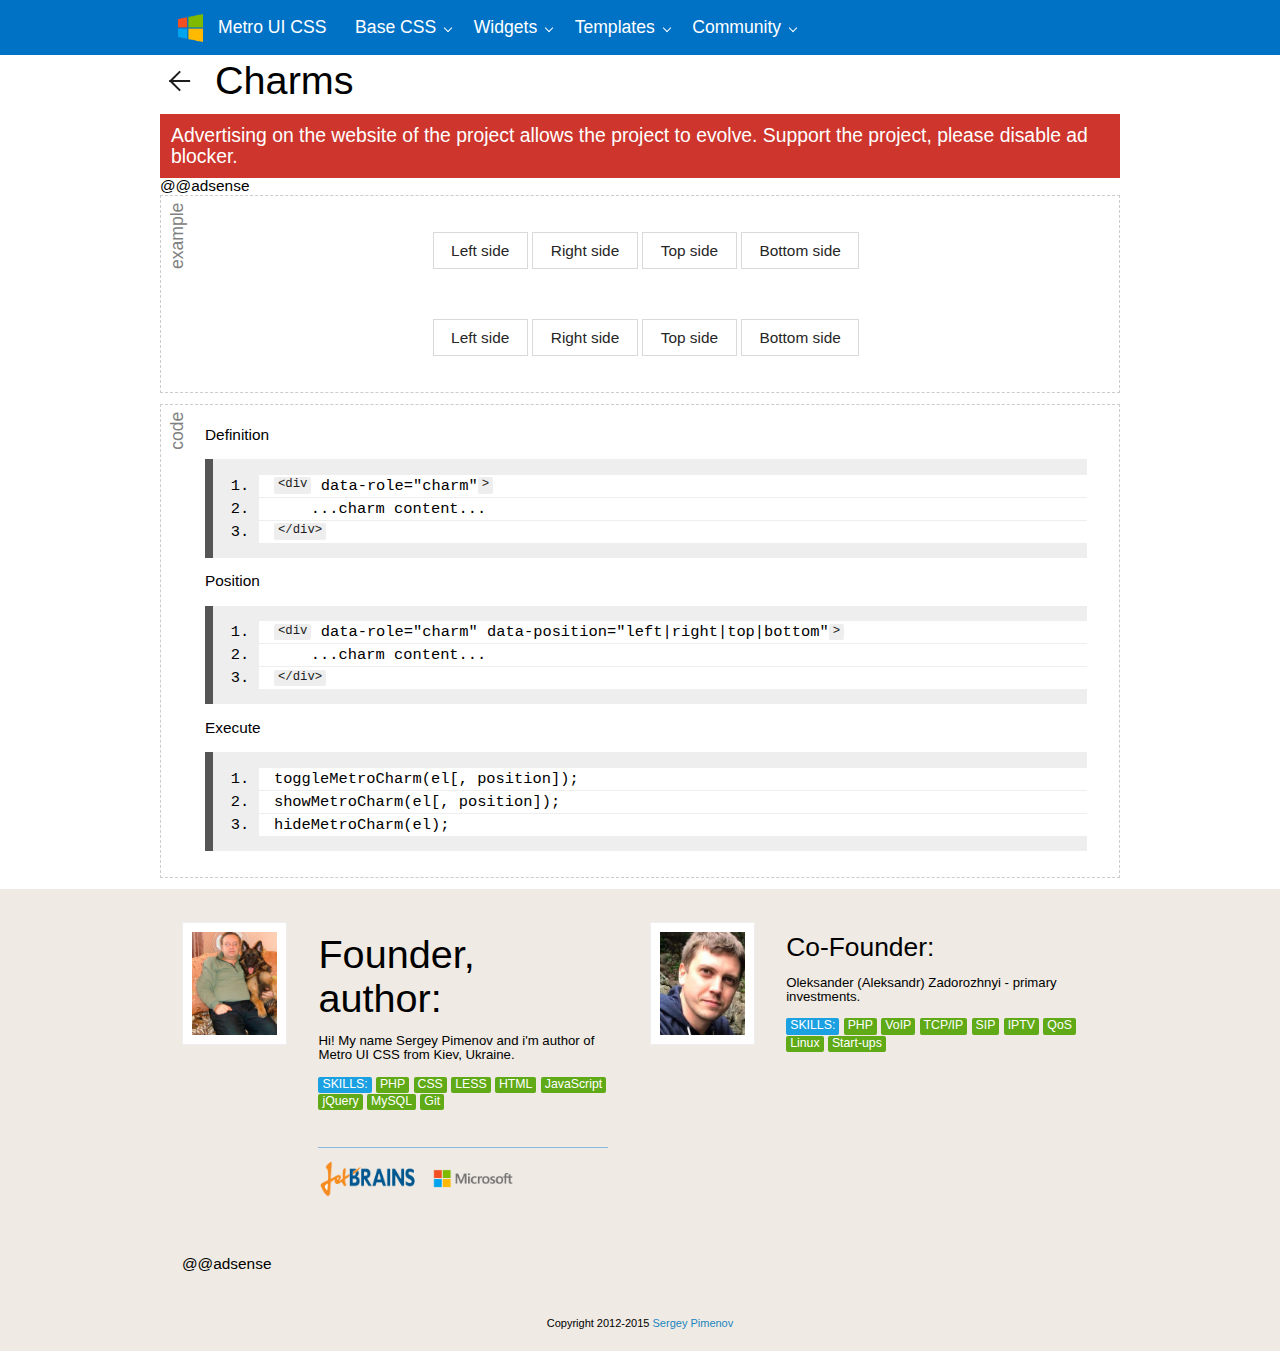
<file: metro/Metro-UI-CSS-master/docs/charms.html>
<!DOCTYPE html>
<html>
<head lang="en">
    <meta charset="UTF-8">
    <meta http-equiv="X-UA-Compatible" content="IE=edge">
    <meta name="viewport" content="width=device-width, initial-scale=1.0, maximum-scale=1.0, user-scalable=no">
    <meta name="description" content="Metro, a sleek, intuitive, and powerful framework for faster and easier web development for Windows Metro Style.">
    <meta name="keywords" content="HTML, CSS, JS, JavaScript, framework, metro, front-end, frontend, web development">
    <meta name="author" content="Sergey Pimenov and Metro UI CSS contributors">

    <link rel='shortcut icon' type='image/x-icon' href='favicon.ico' />
    <title>Charms :: Metro UI CSS - The front-end framework for developing projects on the web in Windows Metro Style</title>

    <link href="css/metro.css" rel="stylesheet">
    <link href="css/metro-icons.css" rel="stylesheet">
    <link href="css/metro-responsive.css" rel="stylesheet">
    <link href="css/metro-schemes.css" rel="stylesheet">

    <link href="css/docs.css" rel="stylesheet">

    <script src="js/jquery-2.1.3.min.js"></script>
    <script src="js/metro.js"></script>
    <script src="js/docs.js"></script>
    <script src="js/prettify/run_prettify.js"></script>
    <script src="js/ga.js"></script>
    <script async src="//pagead2.googlesyndication.com/pagead/js/adsbygoogle.js"></script>
</head>
<body>
    <div class="container page-content">
        <h1><a href="index.html" class="nav-button transform"><span></span></a>&nbsp;Charms</h1>

        @@adsense

        <div data-role="charm" data-position="top" id="top-charm"><h1 class="text-light">Top charm</h1></div>
        <div data-role="charm" data-position="bottom" id="bottom-charm"><h1 class="text-light">Bottom charm</h1></div>
        <div data-role="charm" data-position="left" id="left-charm"><h1 class="text-light">Left charm</h1></div>
        <div data-role="charm" data-position="right" id="right-charm"><h1 class="text-light">Right charm</h1></div>
        <div data-role="charm" id="free-position-charm"><div class="text-light" style="padding: 20px;">Charm with free position</div></div>

        <div class="example" data-text="example">
            <div class="padding20 align-center">
                <button class="button" onclick="toggleMetroCharm('#left-charm')">Left side</button>
                <button class="button" onclick="toggleMetroCharm('#right-charm')">Right side</button>
                <button class="button" onclick="toggleMetroCharm('#top-charm')">Top side</button>
                <button class="button" onclick="toggleMetroCharm('#bottom-charm')">Bottom side</button>
            </div>

            <div class="padding20 align-center">
                <button class="button" onclick="showMetroCharm('#free-position-charm', 'left')">Left side</button>
                <button class="button" onclick="showMetroCharm('#free-position-charm', 'right')">Right side</button>
                <button class="button" onclick="showMetroCharm('#free-position-charm', 'top')">Top side</button>
                <button class="button" onclick="showMetroCharm('#free-position-charm', 'bottom')">Bottom side</button>
            </div>
        </div>

        <div class="example" data-text="code">
            <h5>Definition</h5>
            <pre class="prettyprint linenums no-scroll"><code>
                &lt;div data-role="charm"&gt;
                    ...charm content...
                &lt;/div&gt;
            </code></pre>

            <h5>Position</h5>
            <pre class="prettyprint linenums no-scroll"><code>
                &lt;div data-role="charm" data-position="left|right|top|bottom"&gt;
                    ...charm content...
                &lt;/div&gt;
            </code></pre>

            <h5>Execute</h5>
            <pre class="prettyprint linenums no-scroll"><code>
                toggleMetroCharm(el[, position]);
                showMetroCharm(el[, position]);
                hideMetroCharm(el);
            </code></pre>
        </div>

    </div>
</body>
</html>
</file>
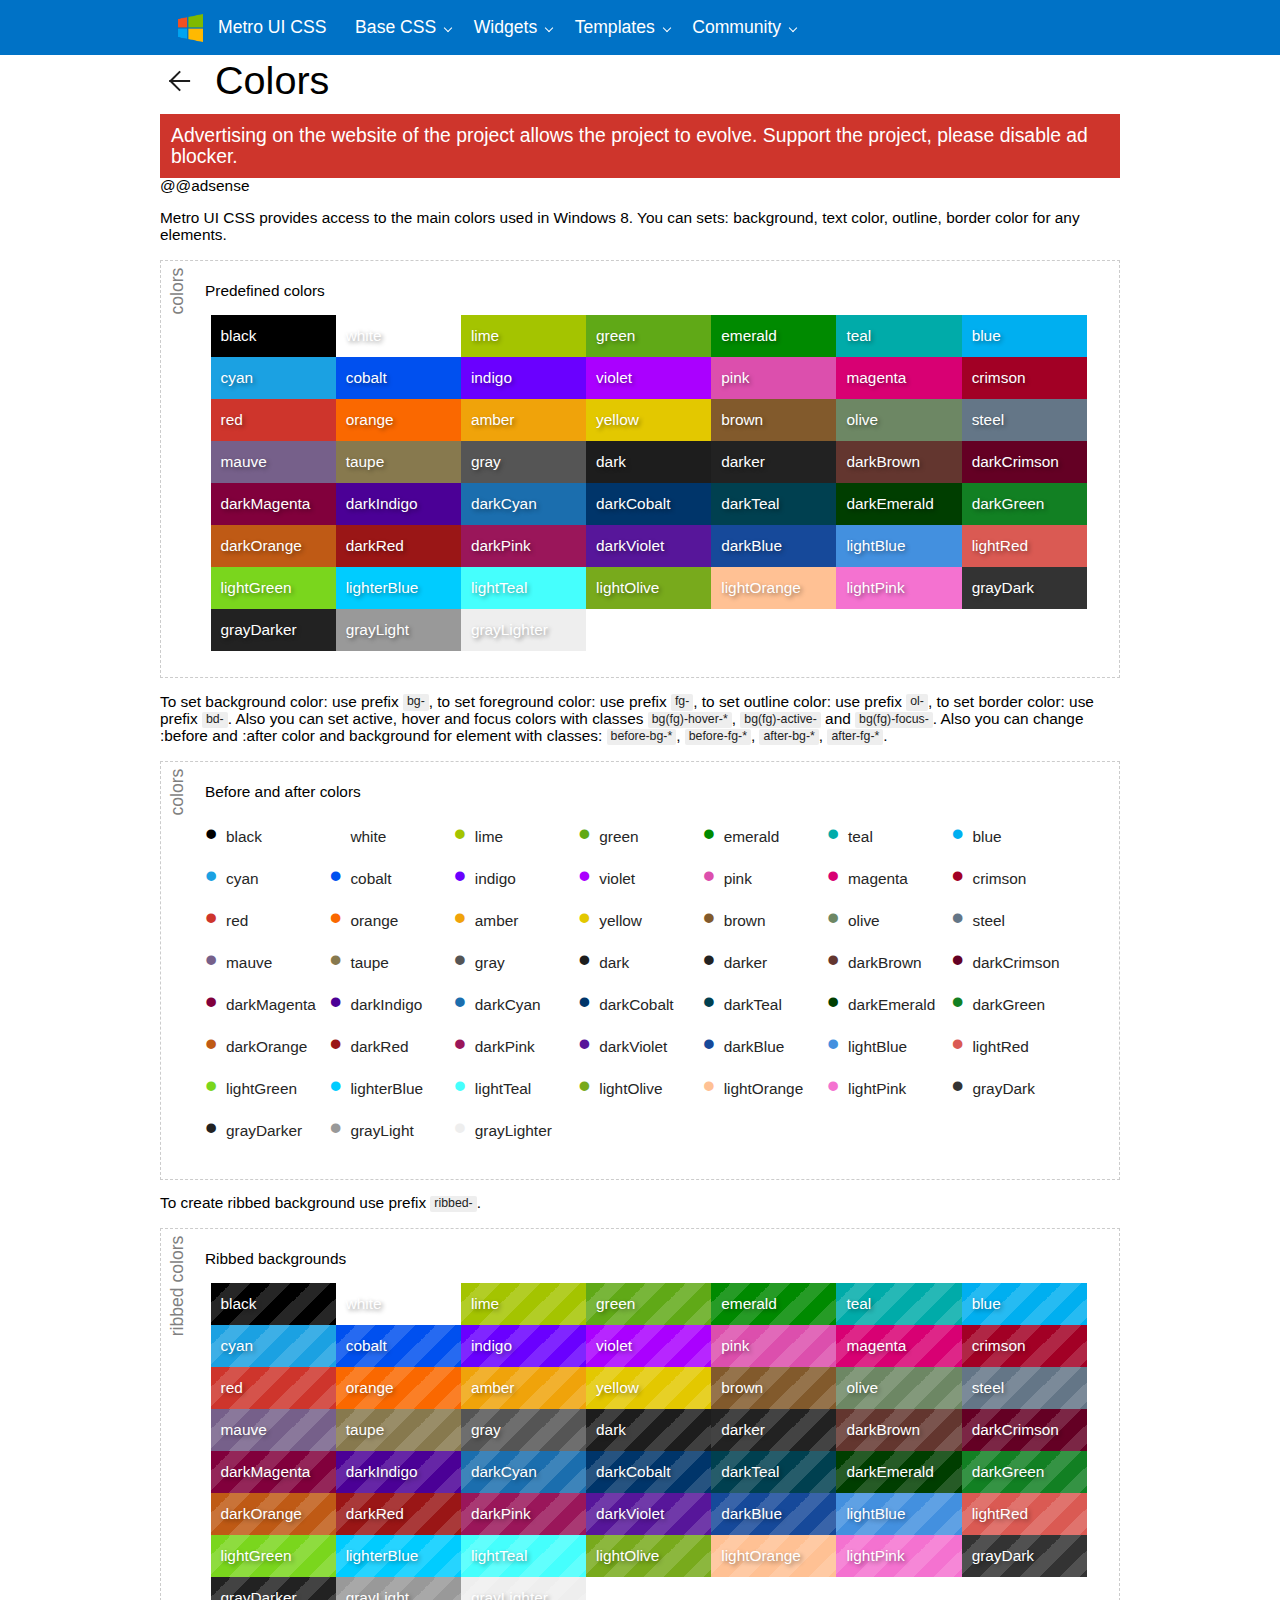
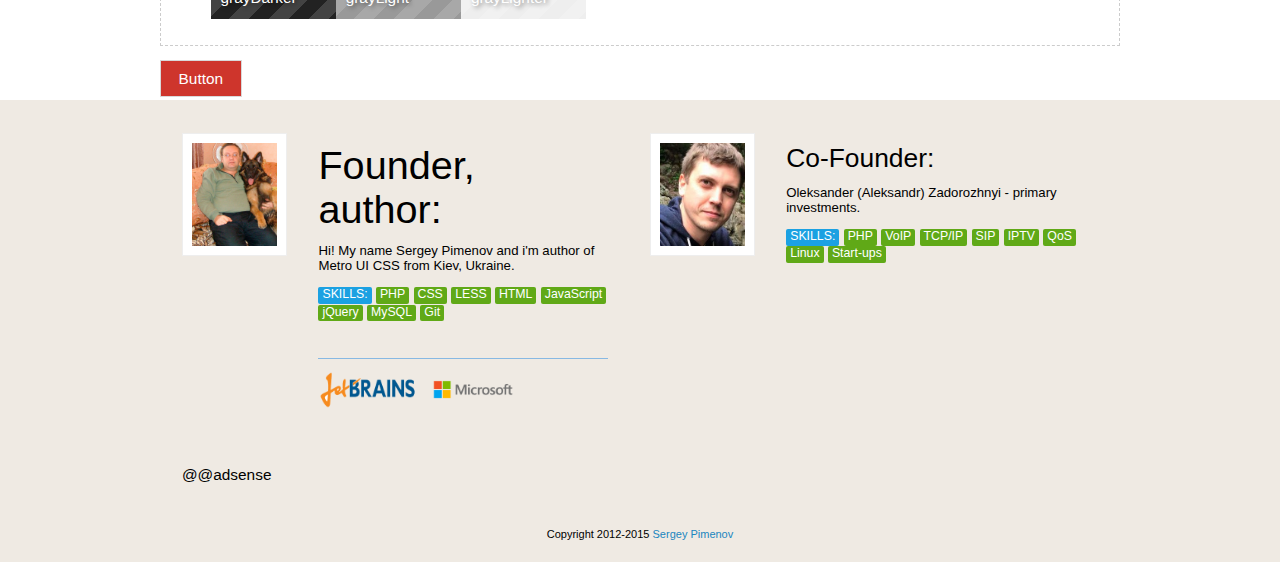
<file: metro/Metro-UI-CSS-master/docs/colors.html>
<!DOCTYPE html>
<html>
<head lang="en">
    <meta charset="UTF-8">
    <meta http-equiv="X-UA-Compatible" content="IE=edge">
    <meta name="viewport" content="width=device-width, initial-scale=1.0, maximum-scale=1.0, user-scalable=no">
    <meta name="description" content="Metro, a sleek, intuitive, and powerful framework for faster and easier web development for Windows Metro Style.">
    <meta name="keywords" content="HTML, CSS, JS, JavaScript, framework, metro, front-end, frontend, web development">
    <meta name="author" content="Sergey Pimenov and Metro UI CSS contributors">

    <link rel='shortcut icon' type='image/x-icon' href='favicon.ico' />
    <title>Colors :: Metro UI CSS - The front-end framework for developing projects on the web in Windows Metro Style</title>

    <link href="css/metro.css" rel="stylesheet">
    <link href="css/metro-icons.css" rel="stylesheet">
    <link href="css/metro-responsive.css" rel="stylesheet">
    <link href="css/metro-schemes.css" rel="stylesheet">
    <link href="css/metro-colors.css" rel="stylesheet">

    <link href="css/docs.css" rel="stylesheet">

    <script src="js/jquery-2.1.3.min.js"></script>
    <script src="js/metro.js"></script>
    <script src="js/docs.js"></script>
    <script src="js/prettify/run_prettify.js"></script>
    <script src="js/ga.js"></script>
    <script async src="//pagead2.googlesyndication.com/pagead/js/adsbygoogle.js"></script>


</head>
<body>
    <div class="container page-content">
        <h1><a href="index.html" class="nav-button transform"><span></span></a>&nbsp;Colors</h1>

        @@adsense

        <p>
            Metro UI CSS provides access to the main colors used in Windows 8. You can sets: background, text color, outline, border color for any elements.
        </p>

        <div class="example" data-text="colors">
            <h5>Predefined colors</h5>
            <ul class="unstyled-list color-list" id="bg-color-list"></ul>
            <script>
                $(function(){
                    var item, span;
                    $.each(metro_colors, function(i, v){
                        item = $("<li/>").addClass('bg-'+v+' fg-white padding10 text-shadow').html(v).appendTo($("#bg-color-list"));
                    });
                });
            </script>
        </div>

        <p>
            To set background color: use prefix <span class="tag">bg-</span>, to set foreground color: use prefix <span class="tag">fg-</span>, to set outline color: use prefix <span class="tag">ol-</span>, to set border color: use prefix <span class="tag">bd-</span>.
            Also you can set active, hover and focus colors with classes <span class="tag">bg(fg)-hover-*</span>, <span class="tag">bg(fg)-active-</span> and <span class="tag">bg(fg)-focus-</span>.
            Also you can change :before and :after color and background for element with classes: <span class="tag">before-bg-*</span>, <span class="tag">before-fg-*</span>, <span class="tag">after-bg-*</span>, <span class="tag">after-fg-*</span>.
        </p>

        <div class="example" data-text="colors">
            <h5>Before and after colors</h5>
            <ul class="simple-list color-list" id="before-bg-color-list"></ul>
            <script>
                $(function(){
                    var item, span;
                    $.each(metro_colors, function(i, v){
                        item = $("<li/>").addClass('before-fg-'+v+' padding10').html(v).appendTo($("#before-bg-color-list"));
                    });
                });
            </script>
        </div>

        <p>
            To create ribbed background use prefix <span class="tag">ribbed-</span>.
        </p>

        <div class="example" data-text="ribbed colors">
            <h5>Ribbed backgrounds</h5>
            <ul class="unstyled-list color-list" id="ribbed-color-list"></ul>
            <script>
                $(function(){
                    var item, span;
                    $.each(metro_colors, function(i, v){
                        item = $("<li/>").addClass('ribbed-'+v+' fg-white padding10 text-shadow').html(v).appendTo($("#ribbed-color-list"));
                    });
                });
            </script>
        </div>
        <div><button class="button bg-red fg-white">Button</button></div>
    </div>
</body>
</html>
</file>
<file: metro/Metro-UI-CSS-master/docs/css/metro.css>
html,
body {
  padding: 0;
  margin: 0;
  height: 100%;
}
html,
body,
* {
  box-sizing: border-box;
}
article,
aside,
details,
figcaption,
figure,
footer,
header,
nav,
section {
  display: block;
}
audio,
canvas,
video {
  display: inline-block;
}
audio:not([controls]) {
  display: none;
}
a:hover,
a:active,
.tile:active {
  outline: 0;
}
sub,
sup {
  position: relative;
  font-size: 75%;
  line-height: 0;
  vertical-align: baseline;
}
sup {
  top: -0.5em;
}
sub {
  bottom: -0.25em;
}
img {
  max-width: 100%;
  height: auto;
  vertical-align: middle;
  border: 0;
}
#map_canvas img,
.google-maps img {
  max-width: none;
}
button,
input,
select,
textarea {
  margin: 0;
  font-size: 100%;
  vertical-align: middle;
}
button,
input {
  line-height: normal;
}
button::-moz-focus-inner,
input::-moz-focus-inner {
  padding: 0;
  border: 0;
}
button,
html input[type="button"],
input[type="reset"],
input[type="submit"] {
  -webkit-appearance: button;
  cursor: pointer;
}
label,
select,
button,
input[type="button"],
input[type="reset"],
input[type="submit"],
input[type="radio"],
input[type="checkbox"] {
  cursor: pointer;
}
input[type="search"] {
  box-sizing: content-box;
  appearance: textfield;
}
input[type="search"]::-webkit-search-decoration,
input[type="search"]::-webkit-search-cancel-button {
  -webkit-appearance: none;
}
textarea {
  overflow: auto;
  vertical-align: top;
}
input[type=text]::-ms-clear,
input[type=email]::-ms-clear,
input[type=url]::-ms-clear,
input[type=tel]::-ms-clear,
input[type=number]::-ms-clear,
input[type=time]::-ms-clear {
  display: none;
}
input[type=password]::-ms-reveal {
  display: none;
}
* {
  border-collapse: collapse;
}
a {
  text-decoration: none;
}
@media print {
  a,
  a:visited {
    text-decoration: underline;
  }
  a[href]:after {
    content: " (" attr(href) ")";
  }
  abbr[title]:after {
    content: " (" attr(title) ")";
  }
  .ir a:after,
  a[href^="javascript:"]:after,
  a[href^="#"]:after {
    content: "";
  }
  pre,
  blockquote {
    border: 1px solid #999;
    page-break-inside: avoid;
  }
  thead {
    display: table-header-group;
  }
  tr,
  img {
    page-break-inside: avoid;
  }
  img {
    max-width: 100%;
  }
  p,
  h2,
  h3 {
    orphans: 3;
    widows: 3;
  }
  h2,
  h3 {
    page-break-after: avoid;
  }
}
@font-face {
  font-family: "PT Serif Caption";
  font-style: normal;
  font-weight: 400;
  src: local("Cambria"), local("PT Serif Caption"), local("PTSerif-Caption"), url(https://themes.googleusercontent.com/static/fonts/ptserifcaption/v6/7xkFOeTxxO1GMC1suOUYWWhBabBbEjGd1iRmpyoZukE.woff) format('woff');
}
@font-face {
  font-family: "Open Sans Light";
  font-style: normal;
  font-weight: 300;
  src: local("Segoe UI Light"), local("Open Sans Light"), local("OpenSans-Light"), url(https://themes.googleusercontent.com/static/fonts/opensans/v8/DXI1ORHCpsQm3Vp6mXoaTZ1r3JsPcQLi8jytr04NNhU.woff) format('woff');
}
@font-face {
  font-family: "Open Sans";
  font-style: normal;
  font-weight: 400;
  src: local("Segoe UI"), local("Open Sans"), local("OpenSans"), url(https://themes.googleusercontent.com/static/fonts/opensans/v8/K88pR3goAWT7BTt32Z01mz8E0i7KZn-EPnyo3HZu7kw.woff) format('woff');
}
@font-face {
  font-family: "Open Sans Bold";
  font-style: normal;
  font-weight: 700;
  src: local("Segoe UI Bold"), local("Open Sans Bold"), local("OpenSans-Bold"), url(https://themes.googleusercontent.com/static/fonts/opensans/v8/k3k702ZOKiLJc3WVjuplzJ1r3JsPcQLi8jytr04NNhU.woff) format('woff');
}
html {
  font-size: 100%;
}
body {
  font-family: "Segoe UI", "Open Sans", sans-serif, serif;
  font-size: 0.875rem;
  line-height: 1.1;
  font-weight: 400;
  font-style: normal;
}
#font .light {
  font-weight: 300;
  font-style: normal;
}
#font .normal {
  font-weight: 400;
  font-style: normal;
}
#font .bold {
  font-style: normal;
  font-weight: 700;
}
#font .italic {
  font-style: italic;
}
.leader {
  font: 400 2.25rem/1.1 "Segoe UI", "Open Sans", sans-serif, serif;
}
.sub-leader {
  font: 500 1.875rem/1.1 "Segoe UI", "Open Sans", sans-serif, serif;
}
.header {
  font: 500 1.5rem/1.1 "Segoe UI", "Open Sans", sans-serif, serif;
}
.sub-header {
  font: 500 1.125rem/1.1 "Segoe UI", "Open Sans", sans-serif, serif;
}
.alt-header {
  font: 500 1rem/1.1 "Segoe UI", "Open Sans", sans-serif, serif;
}
.sub-alt-header {
  font: 500 0.875rem/1.1 "Segoe UI", "Open Sans", sans-serif, serif;
}
.minor-header {
  font: 500 0.75rem/1.1 "Segoe UI", "Open Sans", sans-serif, serif;
}
h1 {
  font: 400 2.25rem/1.1 "Segoe UI", "Open Sans", sans-serif, serif;
}
h2 {
  font: 500 1.875rem/1.1 "Segoe UI", "Open Sans", sans-serif, serif;
}
h3 {
  font: 500 1.5rem/1.1 "Segoe UI", "Open Sans", sans-serif, serif;
}
h4 {
  font: 500 1.125rem/1.1 "Segoe UI", "Open Sans", sans-serif, serif;
}
h5 {
  font: 500 0.875rem/1.1 "Segoe UI", "Open Sans", sans-serif, serif;
}
h6 {
  font: 500 0.75rem/1.1 "Segoe UI", "Open Sans", sans-serif, serif;
}
h1,
h2,
h3,
h4,
h5,
h6 {
  margin: .625rem 0;
}
h1 small,
h2 small,
h3 small,
h4 small,
h5 small,
h6 small,
h1 .small,
h2 .small,
h3 .small,
h4 .small,
h5 .small,
h6 .small {
  font-weight: 400;
  font-size: .7em;
  line-height: 1;
  color: #777;
}
.text-light {
  font-weight: 300;
  font-style: normal;
}
.text-normal {
  font-weight: 400;
  font-style: normal;
}
.text-bold {
  font-style: normal;
  font-weight: 700;
}
.text-italic {
  font-style: italic;
}
.uppercase {
  text-transform: uppercase;
}
.lowercase {
  text-transform: lowercase;
}
.capital {
  text-transform: capitalize;
}
.align-left {
  text-align: left;
}
.align-right {
  text-align: right;
}
.align-center {
  text-align: center;
}
.align-justify {
  text-align: justify;
}
.v-align-top {
  vertical-align: top;
}
.v-align-bottom {
  vertical-align: bottom;
}
.v-align-baseline {
  vertical-align: baseline;
}
.v-align-middle {
  vertical-align: middle;
}
.v-align-sub {
  vertical-align: sub;
}
.v-align-super {
  vertical-align: super;
}
.v-align-top-text {
  vertical-align: text-top;
}
.v-align-bottom-text {
  vertical-align: text-bottom;
}
.text-dashed {
  border: 0;
  border-bottom: 1px gray dashed;
  display: inline;
}
.indent-paragraph:first-letter {
  margin-left: 2.5rem;
}
.text-secondary {
  font-size: 0.75rem;
}
.text-accent,
.text-enlarged {
  font-size: 1.1rem;
}
.text-default {
  font-size: 0.875rem;
}
.text-small {
  font-size: 0.625rem;
}
.text-light {
  font-weight: 300;
}
.text-ellipsis {
  overflow: hidden;
  white-space: nowrap;
  text-overflow: ellipsis;
}
abbr {
  text-decoration: none;
  border-bottom: 1px #999999 dotted;
  cursor: help;
  display: inline;
}
address {
  font-weight: 400;
  font-style: normal;
  margin: .625rem 0;
}
blockquote {
  margin: .625rem 0;
  padding: 0 0 0 .625rem;
  border-left: 0.25rem #999999 solid;
}
blockquote small {
  color: #999999;
}
blockquote small:before {
  content: "\2014 \00A0";
}
blockquote.place-right {
  border: 0;
  border-right: 4px #999999 solid;
  padding-right: .625rem;
  text-align: right;
}
blockquote.place-right small:before {
  content: "";
}
blockquote.place-right small:after {
  content: " \00A0 \2014";
}
.unstyled-list {
  padding-left: 0;
  list-style: none;
}
.unstyled-list li ul,
.unstyled-list li ol {
  list-style: none;
  padding-left: 1.5625rem;
}
.inline-list {
  list-style: none;
  padding-left: 0;
}
.inline-list li {
  display: inline-block;
  margin-right: .625rem;
}
.inline-list li:last-child {
  margin-right: 0;
}
ul,
ol {
  margin-left: .3125rem;
}
ul li,
ol li {
  line-height: 1.25rem;
}
ul li ul,
ol li ul,
ul li ol,
ol li ol {
  padding-left: 1.5625rem;
}
dl dt,
dl dd {
  line-height: 1.25rem;
}
dl dt {
  font-style: normal;
  font-weight: 700;
}
dl dd {
  margin-left: .9375rem;
}
dl.horizontal dt {
  float: left;
  width: 10rem;
  overflow: hidden;
  clear: left;
  text-align: right;
  text-overflow: ellipsis;
  white-space: nowrap;
}
dl.horizontal dd {
  margin-left: 11.25rem;
}
a {
  color: #2086bf;
}
a:visited {
  color: #2086bf;
}
hr {
  border: 0;
  height: 2px;
  background-color: #88b9e3;
}
hr.thin {
  height: 1px;
}
hr.fat {
  height: 3px;
}
.tag {
  display: inline-block;
  line-height: 1.1;
  font-size: 80%;
  padding: 1px 4px 2px;
  background-color: #eeeeee;
  border-radius: 2px;
  color: #1d1d1d;
  vertical-align: middle;
}
.tag.success {
  background-color: #60a917;
  color: #ffffff;
}
.tag.alert {
  background-color: #ce352c;
  color: #ffffff;
}
.tag.info {
  background-color: #1ba1e2;
  color: #ffffff;
}
.tag.warning {
  background-color: #fa6800;
  color: #ffffff;
}
a.tag {
  text-decoration: underline;
  cursor: pointer;
}
.container {
  width: 960px;
  margin: 0 auto;
}
.fixed-top,
.fixed-bottom {
  position: fixed;
  left: 0;
  right: 0;
  z-index: 1030;
}
.fixed-top {
  top: 0;
  bottom: auto;
}
.fixed-bottom {
  top: auto;
  bottom: 0;
}
.pos-abs {
  position: absolute !important;
}
.pos-rel {
  position: relative !important;
}
.pos-fix {
  position: fixed !important;
}
.dropdown-toggle {
  position: relative;
  cursor: pointer;
}
.dropdown-toggle:before {
  display: block;
  position: absolute;
  vertical-align: middle;
  color: transparent;
  font-size: 0;
  content: "";
  height: 5px;
  width: 5px;
  background-color: transparent;
  border-left: 1px solid;
  border-bottom: 1px solid;
  border-color: #1d1d1d;
  top: 50%;
  left: 100%;
  margin-left: -1rem;
  margin-top: -0.1625rem;
  z-index: 2;
  -webkit-transform: rotate(-45deg);
          transform: rotate(-45deg);
}
.dropdown-toggle.drop-marker-light:before {
  border-color: #ffffff;
}
*.dropdown-toggle {
  padding-right: 1.625rem;
}
.flush-list {
  padding: 0;
  margin: 0;
  list-style: none inside none;
}
.shadow {
  box-shadow: 0 2px 4px rgba(0, 0, 0, 0.35);
}
.before-shadow:before {
  box-shadow: 0 2px 4px rgba(0, 0, 0, 0.35);
}
.after-shadow:after {
  box-shadow: 0 2px 4px rgba(0, 0, 0, 0.35);
}
.block-shadow {
  box-shadow: 0 0 5px 0 rgba(0, 0, 0, 0.3);
}
.block-shadow-success {
  box-shadow: 0 0 25px 0 rgba(0, 128, 0, 0.7);
}
.block-shadow-error {
  box-shadow: 0 0 25px 0 rgba(128, 0, 0, 0.7);
}
.block-shadow-danger {
  box-shadow: 0 0 25px 0 rgba(128, 0, 0, 0.7);
}
.block-shadow-warning {
  box-shadow: 0 0 25px 0 rgba(255, 165, 0, 0.7);
}
.block-shadow-info {
  box-shadow: 0 0 25px 0 rgba(89, 205, 226, 0.7);
}
.block-shadow-impact {
  box-shadow: 0 0 20px 0 rgba(0, 0, 0, 0.2);
}
.bottom-shadow {
  box-shadow: -1px 6px 6px -6px rgba(0, 0, 0, 0.35);
}
.text-shadow {
  text-shadow: 2px 2px 4px rgba(0, 0, 0, 0.4);
}
.before-text-shadow:before {
  text-shadow: 2px 2px 4px rgba(0, 0, 0, 0.4);
}
.after-text-shadow:after {
  text-shadow: 2px 2px 4px rgba(0, 0, 0, 0.4);
}
.no-shadow {
  box-shadow: none !important;
}
.full-size {
  width: 100% !important;
}
.block {
  display: block !important;
}
.inline-block {
  display: inline-block !important;
}
.no-display {
  display: none !important;
}
.no-margin {
  margin: 0 !important;
}
.no-margin-right {
  margin-right: 0 !important;
}
.no-margin-left {
  margin-left: 0 !important;
}
.no-margin-top {
  margin-top: 0 !important;
}
.no-margin-bottom {
  margin-bottom: 0 !important;
}
.no-padding {
  padding: 0 !important;
}
.no-padding-left {
  padding-left: 0 !important;
}
.no-padding-right {
  padding-right: 0 !important;
}
.no-padding-top {
  padding-top: 0 !important;
}
.no-padding-bottom {
  padding-bottom: 0 !important;
}
.no-float {
  float: none !important;
}
.no-visible {
  visibility: hidden !important;
}
.no-border {
  border: 0 !important;
}
.no-overflow {
  overflow: hidden !important;
}
.no-scroll {
  overflow: hidden !important;
}
.no-scroll-x {
  overflow-x: hidden !important;
}
.no-scroll-y {
  overflow-y: hidden !important;
}
.no-wrap {
  white-space: nowrap !important;
}
.no-border-left {
  border-left: none !important;
}
.no-border-right {
  border-right: none !important;
}
.no-border-top {
  border-top: none !important;
}
.no-border-bottom {
  border-bottom: none !important;
}
.transparent-border {
  border-color: transparent !important;
}
.place-right {
  float: right !important;
}
.place-left {
  float: left !important;
}
.clear-float:before,
.clear-float:after {
  display: table;
  content: "";
}
.clear-float:after {
  clear: both;
}
.clearfix:before,
.clearfix:after {
  display: table;
  content: "";
}
.clearfix:after {
  clear: both;
}
.no-user-select {
  -webkit-user-select: none;
     -moz-user-select: none;
      -ms-user-select: none;
          user-select: none;
}
.no-appearance {
  -moz-appearance: none;
  -webkit-appearance: none;
  appearance: none;
}
.debug {
  border: 1px dashed red;
}
.example {
  padding: .625rem 1.825rem .625rem 2.5rem;
  border: 1px #ccc dashed;
  position: relative;
  margin: 0 0 .625rem 0;
  background-color: #ffffff;
}
.example:before,
.example:after {
  display: table;
  content: "";
}
.example:after {
  clear: both;
}
.example:before {
  position: absolute;
  content: attr(data-text);
  text-transform: lowercase;
  left: 1.5rem;
  top: 11.875rem;
  color: gray;
  display: block;
  font-size: 1rem;
  line-height: 1rem;
  height: 1rem;
  text-align: right;
  white-space: nowrap;
  direction: ltr;
  width: 12.5rem;
  -webkit-transform: rotate(-90deg);
          transform: rotate(-90deg);
  -webkit-transform-origin: 0 100%;
          transform-origin: 0 100%;
}
.video-container {
  position: relative;
  padding-bottom: 56.25%;
  padding-top: 30px;
  height: 0;
  overflow: hidden;
}
.video-container iframe,
.video-container object,
.video-container embed {
  position: absolute;
  top: 0;
  left: 0;
  width: 100%;
  height: 100%;
}
.padding10 {
  padding: 0.625rem;
}
.padding20 {
  padding: 1.25rem;
}
.padding30 {
  padding: 1.875rem;
}
.padding40 {
  padding: 2.5rem;
}
.padding50 {
  padding: 3.125rem;
}
.padding60 {
  padding: 3.75rem;
}
.padding70 {
  padding: 4.375rem;
}
.padding80 {
  padding: 5rem;
}
.padding90 {
  padding: 5.625rem;
}
.padding100 {
  padding: 6.25rem;
}
.padding5 {
  padding: 5px;
}
.margin5 {
  margin: 5px;
}
.margin10 {
  margin: 0.625rem;
}
.margin20 {
  margin: 1.25rem;
}
.margin30 {
  margin: 1.875rem;
}
.margin40 {
  margin: 2.5rem;
}
.margin50 {
  margin: 3.125rem;
}
.margin60 {
  margin: 3.75rem;
}
.margin70 {
  margin: 4.375rem;
}
.margin80 {
  margin: 5rem;
}
.margin90 {
  margin: 5.625rem;
}
.margin100 {
  margin: 6.25rem;
}
.opacity {
  opacity: .9;
}
.half-opacity {
  opacity: .5;
}
.hi-opacity {
  opacity: .2;
}
.element-selected {
  border: 4px #4390df solid;
}
.element-selected:after {
  position: absolute;
  display: block;
  border-top: 28px solid #4390df;
  border-left: 28px solid transparent;
  right: 0;
  content: "";
  top: 0;
  z-index: 101;
}
.element-selected:before {
  position: absolute;
  display: block;
  content: "";
  background-color: transparent;
  border-color: #ffffff;
  border-left: 2px solid;
  border-bottom: 2px solid;
  height: .25rem;
  width: .5rem;
  right: 0;
  top: 0;
  z-index: 102;
  -webkit-transform: rotate(-45deg);
          transform: rotate(-45deg);
}
/* Block function */
.set-border {
  border: 1px #d9d9d9 solid;
}
.set-border.medium-border {
  border-width: 8px;
}
.set-border.large-border {
  border-width: 16px;
}
.grid {
  display: block;
  position: relative;
  margin: .625rem 0;
}
.grid:before,
.grid:after {
  display: table;
  content: "";
}
.grid:after {
  clear: both;
}
.grid .row {
  width: 100%;
  display: block;
  margin: 0 0 2.12765% 0;
}
.grid .row:before,
.grid .row:after {
  display: table;
  content: "";
}
.grid .row:after {
  clear: both;
}
.grid .row:last-child {
  margin-bottom: 0;
}
.grid .row > .cell {
  display: block;
  position: relative;
  float: left;
  width: 100%;
  min-height: 10px;
  margin: 0 0 0 2.12765%;
}
.grid .row > .cell:first-child {
  margin-left: 0;
}
.grid .row.cells2 > .cell {
  width: 48.936175%;
}
.grid .row.cells2 > .cell.colspan2 {
  width: 100%;
}
.grid .row.cells2 > .cell.offset1 {
  margin-left: 51.063825%;
}
.grid .row.cells2 > .cell.offset2 {
  margin-left: 102.12765%;
}
.grid .row.cells3 > .cell {
  width: 31.9149%;
}
.grid .row.cells3 > .cell.colspan2 {
  width: 65.95745%;
}
.grid .row.cells3 > .cell.colspan3 {
  width: 100%;
}
.grid .row.cells3 > .cell.offset1 {
  margin-left: 34.04255%;
}
.grid .row.cells3 > .cell.offset2 {
  margin-left: 68.0851%;
}
.grid .row.cells3 > .cell.offset3 {
  margin-left: 102.12765%;
}
.grid .row.cells4 > .cell {
  width: 23.4042625%;
}
.grid .row.cells4 > .cell.colspan2 {
  width: 48.936175%;
}
.grid .row.cells4 > .cell.colspan3 {
  width: 74.4680875%;
}
.grid .row.cells4 > .cell.colspan4 {
  width: 100%;
}
.grid .row.cells4 > .cell.offset1 {
  margin-left: 25.5319125%;
}
.grid .row.cells4 > .cell.offset2 {
  margin-left: 51.063825%;
}
.grid .row.cells4 > .cell.offset3 {
  margin-left: 76.5957375%;
}
.grid .row.cells4 > .cell.offset4 {
  margin-left: 102.12765%;
}
.grid .row.cells5 > .cell {
  width: 18.29788%;
}
.grid .row.cells5 > .cell.colspan2 {
  width: 38.72341%;
}
.grid .row.cells5 > .cell.colspan3 {
  width: 59.14894%;
}
.grid .row.cells5 > .cell.colspan4 {
  width: 79.57447%;
}
.grid .row.cells5 > .cell.colspan5 {
  width: 100%;
}
.grid .row.cells5 > .cell.offset1 {
  margin-left: 20.42553%;
}
.grid .row.cells5 > .cell.offset2 {
  margin-left: 40.85106%;
}
.grid .row.cells5 > .cell.offset3 {
  margin-left: 61.27659%;
}
.grid .row.cells5 > .cell.offset4 {
  margin-left: 81.70212%;
}
.grid .row.cells5 > .cell.offset5 {
  margin-left: 102.12765%;
}
.grid .row.cells6 > .cell {
  width: 14.893625%;
}
.grid .row.cells6 > .cell.colspan2 {
  width: 31.9149%;
}
.grid .row.cells6 > .cell.colspan3 {
  width: 48.936175%;
}
.grid .row.cells6 > .cell.colspan4 {
  width: 65.95745%;
}
.grid .row.cells6 > .cell.colspan5 {
  width: 82.978725%;
}
.grid .row.cells6 > .cell.colspan6 {
  width: 100%;
}
.grid .row.cells6 > .cell.offset1 {
  margin-left: 17.021275%;
}
.grid .row.cells6 > .cell.offset2 {
  margin-left: 34.04255%;
}
.grid .row.cells6 > .cell.offset3 {
  margin-left: 51.063825%;
}
.grid .row.cells6 > .cell.offset4 {
  margin-left: 68.0851%;
}
.grid .row.cells6 > .cell.offset5 {
  margin-left: 85.106375%;
}
.grid .row.cells6 > .cell.offset6 {
  margin-left: 102.12765%;
}
.grid .row.cells7 > .cell {
  width: 12.46201429%;
}
.grid .row.cells7 > .cell.colspan2 {
  width: 27.05167857%;
}
.grid .row.cells7 > .cell.colspan3 {
  width: 41.64134286%;
}
.grid .row.cells7 > .cell.colspan4 {
  width: 56.23100714%;
}
.grid .row.cells7 > .cell.colspan5 {
  width: 70.82067143%;
}
.grid .row.cells7 > .cell.colspan6 {
  width: 85.41033571%;
}
.grid .row.cells7 > .cell.colspan7 {
  width: 100%;
}
.grid .row.cells7 > .cell.offset1 {
  margin-left: 14.58966429%;
}
.grid .row.cells7 > .cell.offset2 {
  margin-left: 29.17932857%;
}
.grid .row.cells7 > .cell.offset3 {
  margin-left: 43.76899286%;
}
.grid .row.cells7 > .cell.offset4 {
  margin-left: 58.35865714%;
}
.grid .row.cells7 > .cell.offset5 {
  margin-left: 72.94832143%;
}
.grid .row.cells7 > .cell.offset6 {
  margin-left: 87.53798571%;
}
.grid .row.cells7 > .cell.offset7 {
  margin-left: 102.12765%;
}
.grid .row.cells8 > .cell {
  width: 10.63830625%;
}
.grid .row.cells8 > .cell.colspan2 {
  width: 23.4042625%;
}
.grid .row.cells8 > .cell.colspan3 {
  width: 36.17021875%;
}
.grid .row.cells8 > .cell.colspan4 {
  width: 48.936175%;
}
.grid .row.cells8 > .cell.colspan5 {
  width: 61.70213125%;
}
.grid .row.cells8 > .cell.colspan6 {
  width: 74.4680875%;
}
.grid .row.cells8 > .cell.colspan7 {
  width: 87.23404375%;
}
.grid .row.cells8 > .cell.colspan8 {
  width: 100%;
}
.grid .row.cells8 > .cell.offset1 {
  margin-left: 12.76595625%;
}
.grid .row.cells8 > .cell.offset2 {
  margin-left: 25.5319125%;
}
.grid .row.cells8 > .cell.offset3 {
  margin-left: 38.29786875%;
}
.grid .row.cells8 > .cell.offset4 {
  margin-left: 51.063825%;
}
.grid .row.cells8 > .cell.offset5 {
  margin-left: 63.82978125%;
}
.grid .row.cells8 > .cell.offset6 {
  margin-left: 76.5957375%;
}
.grid .row.cells8 > .cell.offset7 {
  margin-left: 89.36169375%;
}
.grid .row.cells8 > .cell.offset8 {
  margin-left: 102.12765%;
}
.grid .row.cells9 > .cell {
  width: 9.21986667%;
}
.grid .row.cells9 > .cell.colspan2 {
  width: 20.56738333%;
}
.grid .row.cells9 > .cell.colspan3 {
  width: 31.9149%;
}
.grid .row.cells9 > .cell.colspan4 {
  width: 43.26241667%;
}
.grid .row.cells9 > .cell.colspan5 {
  width: 54.60993333%;
}
.grid .row.cells9 > .cell.colspan6 {
  width: 65.95745%;
}
.grid .row.cells9 > .cell.colspan7 {
  width: 77.30496667%;
}
.grid .row.cells9 > .cell.colspan8 {
  width: 88.65248333%;
}
.grid .row.cells9 > .cell.colspan9 {
  width: 100%;
}
.grid .row.cells9 > .cell.offset1 {
  margin-left: 11.34751667%;
}
.grid .row.cells9 > .cell.offset2 {
  margin-left: 22.69503333%;
}
.grid .row.cells9 > .cell.offset3 {
  margin-left: 34.04255%;
}
.grid .row.cells9 > .cell.offset4 {
  margin-left: 45.39006667%;
}
.grid .row.cells9 > .cell.offset5 {
  margin-left: 56.73758333%;
}
.grid .row.cells9 > .cell.offset6 {
  margin-left: 68.0851%;
}
.grid .row.cells9 > .cell.offset7 {
  margin-left: 79.43261667%;
}
.grid .row.cells9 > .cell.offset8 {
  margin-left: 90.78013333%;
}
.grid .row.cells9 > .cell.offset9 {
  margin-left: 102.12765%;
}
.grid .row.cells10 > .cell {
  width: 8.085115%;
}
.grid .row.cells10 > .cell.colspan2 {
  width: 18.29788%;
}
.grid .row.cells10 > .cell.colspan3 {
  width: 28.510645%;
}
.grid .row.cells10 > .cell.colspan4 {
  width: 38.72341%;
}
.grid .row.cells10 > .cell.colspan5 {
  width: 48.936175%;
}
.grid .row.cells10 > .cell.colspan6 {
  width: 59.14894%;
}
.grid .row.cells10 > .cell.colspan7 {
  width: 69.361705%;
}
.grid .row.cells10 > .cell.colspan8 {
  width: 79.57447%;
}
.grid .row.cells10 > .cell.colspan9 {
  width: 89.787235%;
}
.grid .row.cells10 > .cell.colspan10 {
  width: 100%;
}
.grid .row.cells10 > .cell.offset1 {
  margin-left: 10.212765%;
}
.grid .row.cells10 > .cell.offset2 {
  margin-left: 20.42553%;
}
.grid .row.cells10 > .cell.offset3 {
  margin-left: 30.638295%;
}
.grid .row.cells10 > .cell.offset4 {
  margin-left: 40.85106%;
}
.grid .row.cells10 > .cell.offset5 {
  margin-left: 51.063825%;
}
.grid .row.cells10 > .cell.offset6 {
  margin-left: 61.27659%;
}
.grid .row.cells10 > .cell.offset7 {
  margin-left: 71.489355%;
}
.grid .row.cells10 > .cell.offset8 {
  margin-left: 81.70212%;
}
.grid .row.cells10 > .cell.offset9 {
  margin-left: 91.914885%;
}
.grid .row.cells10 > .cell.offset10 {
  margin-left: 102.12765%;
}
.grid .row.cells11 > .cell {
  width: 7.15668182%;
}
.grid .row.cells11 > .cell.colspan2 {
  width: 16.44101364%;
}
.grid .row.cells11 > .cell.colspan3 {
  width: 25.72534545%;
}
.grid .row.cells11 > .cell.colspan4 {
  width: 35.00967727%;
}
.grid .row.cells11 > .cell.colspan5 {
  width: 44.29400909%;
}
.grid .row.cells11 > .cell.colspan6 {
  width: 53.57834091%;
}
.grid .row.cells11 > .cell.colspan7 {
  width: 62.86267273%;
}
.grid .row.cells11 > .cell.colspan8 {
  width: 72.14700455%;
}
.grid .row.cells11 > .cell.colspan9 {
  width: 81.43133636%;
}
.grid .row.cells11 > .cell.colspan10 {
  width: 90.71566818%;
}
.grid .row.cells11 > .cell.colspan11 {
  width: 100%;
}
.grid .row.cells11 > .cell.offset1 {
  margin-left: 9.28433182%;
}
.grid .row.cells11 > .cell.offset2 {
  margin-left: 18.56866364%;
}
.grid .row.cells11 > .cell.offset3 {
  margin-left: 27.85299545%;
}
.grid .row.cells11 > .cell.offset4 {
  margin-left: 37.13732727%;
}
.grid .row.cells11 > .cell.offset5 {
  margin-left: 46.42165909%;
}
.grid .row.cells11 > .cell.offset6 {
  margin-left: 55.70599091%;
}
.grid .row.cells11 > .cell.offset7 {
  margin-left: 64.99032273%;
}
.grid .row.cells11 > .cell.offset8 {
  margin-left: 74.27465455%;
}
.grid .row.cells11 > .cell.offset9 {
  margin-left: 83.55898636%;
}
.grid .row.cells11 > .cell.offset10 {
  margin-left: 92.84331818%;
}
.grid .row.cells11 > .cell.offset11 {
  margin-left: 102.12765%;
}
.grid .row.cells12 > .cell {
  width: 6.3829875%;
}
.grid .row.cells12 > .cell.colspan2 {
  width: 14.893625%;
}
.grid .row.cells12 > .cell.colspan3 {
  width: 23.4042625%;
}
.grid .row.cells12 > .cell.colspan4 {
  width: 31.9149%;
}
.grid .row.cells12 > .cell.colspan5 {
  width: 40.4255375%;
}
.grid .row.cells12 > .cell.colspan6 {
  width: 48.936175%;
}
.grid .row.cells12 > .cell.colspan7 {
  width: 57.4468125%;
}
.grid .row.cells12 > .cell.colspan8 {
  width: 65.95745%;
}
.grid .row.cells12 > .cell.colspan9 {
  width: 74.4680875%;
}
.grid .row.cells12 > .cell.colspan10 {
  width: 82.978725%;
}
.grid .row.cells12 > .cell.colspan11 {
  width: 91.4893625%;
}
.grid .row.cells12 > .cell.colspan12 {
  width: 100%;
}
.grid .row.cells12 > .cell.offset1 {
  margin-left: 8.5106375%;
}
.grid .row.cells12 > .cell.offset2 {
  margin-left: 17.021275%;
}
.grid .row.cells12 > .cell.offset3 {
  margin-left: 25.5319125%;
}
.grid .row.cells12 > .cell.offset4 {
  margin-left: 34.04255%;
}
.grid .row.cells12 > .cell.offset5 {
  margin-left: 42.5531875%;
}
.grid .row.cells12 > .cell.offset6 {
  margin-left: 51.063825%;
}
.grid .row.cells12 > .cell.offset7 {
  margin-left: 59.5744625%;
}
.grid .row.cells12 > .cell.offset8 {
  margin-left: 68.0851%;
}
.grid .row.cells12 > .cell.offset9 {
  margin-left: 76.5957375%;
}
.grid .row.cells12 > .cell.offset10 {
  margin-left: 85.106375%;
}
.grid .row.cells12 > .cell.offset11 {
  margin-left: 93.6170125%;
}
.grid .row.cells12 > .cell.offset12 {
  margin-left: 102.12765%;
}
.grid .row:empty {
  display: none;
}
.grid.condensed .row {
  margin: 0 0 0 0;
}
.grid.condensed .row:last-child {
  margin-bottom: 0;
}
.grid.condensed .row > .cell {
  margin: 0 0 0 0;
}
.grid.condensed .row.cells2 > .cell {
  width: 50%;
}
.grid.condensed .row.cells2 > .cell.colspan2 {
  width: 100%;
}
.grid.condensed .row.cells2 > .cell.offset1 {
  margin-left: 50%;
}
.grid.condensed .row.cells2 > .cell.offset2 {
  margin-left: 100%;
}
.grid.condensed .row.cells3 > .cell {
  width: 33.33333333%;
}
.grid.condensed .row.cells3 > .cell.colspan2 {
  width: 66.66666667%;
}
.grid.condensed .row.cells3 > .cell.colspan3 {
  width: 100%;
}
.grid.condensed .row.cells3 > .cell.offset1 {
  margin-left: 33.33333333%;
}
.grid.condensed .row.cells3 > .cell.offset2 {
  margin-left: 66.66666667%;
}
.grid.condensed .row.cells3 > .cell.offset3 {
  margin-left: 100%;
}
.grid.condensed .row.cells4 > .cell {
  width: 25%;
}
.grid.condensed .row.cells4 > .cell.colspan2 {
  width: 50%;
}
.grid.condensed .row.cells4 > .cell.colspan3 {
  width: 75%;
}
.grid.condensed .row.cells4 > .cell.colspan4 {
  width: 100%;
}
.grid.condensed .row.cells4 > .cell.offset1 {
  margin-left: 25%;
}
.grid.condensed .row.cells4 > .cell.offset2 {
  margin-left: 50%;
}
.grid.condensed .row.cells4 > .cell.offset3 {
  margin-left: 75%;
}
.grid.condensed .row.cells4 > .cell.offset4 {
  margin-left: 100%;
}
.grid.condensed .row.cells5 > .cell {
  width: 20%;
}
.grid.condensed .row.cells5 > .cell.colspan2 {
  width: 40%;
}
.grid.condensed .row.cells5 > .cell.colspan3 {
  width: 60%;
}
.grid.condensed .row.cells5 > .cell.colspan4 {
  width: 80%;
}
.grid.condensed .row.cells5 > .cell.colspan5 {
  width: 100%;
}
.grid.condensed .row.cells5 > .cell.offset1 {
  margin-left: 20%;
}
.grid.condensed .row.cells5 > .cell.offset2 {
  margin-left: 40%;
}
.grid.condensed .row.cells5 > .cell.offset3 {
  margin-left: 60%;
}
.grid.condensed .row.cells5 > .cell.offset4 {
  margin-left: 80%;
}
.grid.condensed .row.cells5 > .cell.offset5 {
  margin-left: 100%;
}
.grid.condensed .row.cells6 > .cell {
  width: 16.66666667%;
}
.grid.condensed .row.cells6 > .cell.colspan2 {
  width: 33.33333333%;
}
.grid.condensed .row.cells6 > .cell.colspan3 {
  width: 50%;
}
.grid.condensed .row.cells6 > .cell.colspan4 {
  width: 66.66666667%;
}
.grid.condensed .row.cells6 > .cell.colspan5 {
  width: 83.33333333%;
}
.grid.condensed .row.cells6 > .cell.colspan6 {
  width: 100%;
}
.grid.condensed .row.cells6 > .cell.offset1 {
  margin-left: 16.66666667%;
}
.grid.condensed .row.cells6 > .cell.offset2 {
  margin-left: 33.33333333%;
}
.grid.condensed .row.cells6 > .cell.offset3 {
  margin-left: 50%;
}
.grid.condensed .row.cells6 > .cell.offset4 {
  margin-left: 66.66666667%;
}
.grid.condensed .row.cells6 > .cell.offset5 {
  margin-left: 83.33333333%;
}
.grid.condensed .row.cells6 > .cell.offset6 {
  margin-left: 100%;
}
.grid.condensed .row.cells7 > .cell {
  width: 14.28571429%;
}
.grid.condensed .row.cells7 > .cell.colspan2 {
  width: 28.57142857%;
}
.grid.condensed .row.cells7 > .cell.colspan3 {
  width: 42.85714286%;
}
.grid.condensed .row.cells7 > .cell.colspan4 {
  width: 57.14285714%;
}
.grid.condensed .row.cells7 > .cell.colspan5 {
  width: 71.42857143%;
}
.grid.condensed .row.cells7 > .cell.colspan6 {
  width: 85.71428571%;
}
.grid.condensed .row.cells7 > .cell.colspan7 {
  width: 100%;
}
.grid.condensed .row.cells7 > .cell.offset1 {
  margin-left: 14.28571429%;
}
.grid.condensed .row.cells7 > .cell.offset2 {
  margin-left: 28.57142857%;
}
.grid.condensed .row.cells7 > .cell.offset3 {
  margin-left: 42.85714286%;
}
.grid.condensed .row.cells7 > .cell.offset4 {
  margin-left: 57.14285714%;
}
.grid.condensed .row.cells7 > .cell.offset5 {
  margin-left: 71.42857143%;
}
.grid.condensed .row.cells7 > .cell.offset6 {
  margin-left: 85.71428571%;
}
.grid.condensed .row.cells7 > .cell.offset7 {
  margin-left: 100%;
}
.grid.condensed .row.cells8 > .cell {
  width: 12.5%;
}
.grid.condensed .row.cells8 > .cell.colspan2 {
  width: 25%;
}
.grid.condensed .row.cells8 > .cell.colspan3 {
  width: 37.5%;
}
.grid.condensed .row.cells8 > .cell.colspan4 {
  width: 50%;
}
.grid.condensed .row.cells8 > .cell.colspan5 {
  width: 62.5%;
}
.grid.condensed .row.cells8 > .cell.colspan6 {
  width: 75%;
}
.grid.condensed .row.cells8 > .cell.colspan7 {
  width: 87.5%;
}
.grid.condensed .row.cells8 > .cell.colspan8 {
  width: 100%;
}
.grid.condensed .row.cells8 > .cell.offset1 {
  margin-left: 12.5%;
}
.grid.condensed .row.cells8 > .cell.offset2 {
  margin-left: 25%;
}
.grid.condensed .row.cells8 > .cell.offset3 {
  margin-left: 37.5%;
}
.grid.condensed .row.cells8 > .cell.offset4 {
  margin-left: 50%;
}
.grid.condensed .row.cells8 > .cell.offset5 {
  margin-left: 62.5%;
}
.grid.condensed .row.cells8 > .cell.offset6 {
  margin-left: 75%;
}
.grid.condensed .row.cells8 > .cell.offset7 {
  margin-left: 87.5%;
}
.grid.condensed .row.cells8 > .cell.offset8 {
  margin-left: 100%;
}
.grid.condensed .row.cells9 > .cell {
  width: 11.11111111%;
}
.grid.condensed .row.cells9 > .cell.colspan2 {
  width: 22.22222222%;
}
.grid.condensed .row.cells9 > .cell.colspan3 {
  width: 33.33333333%;
}
.grid.condensed .row.cells9 > .cell.colspan4 {
  width: 44.44444444%;
}
.grid.condensed .row.cells9 > .cell.colspan5 {
  width: 55.55555556%;
}
.grid.condensed .row.cells9 > .cell.colspan6 {
  width: 66.66666667%;
}
.grid.condensed .row.cells9 > .cell.colspan7 {
  width: 77.77777778%;
}
.grid.condensed .row.cells9 > .cell.colspan8 {
  width: 88.88888889%;
}
.grid.condensed .row.cells9 > .cell.colspan9 {
  width: 100%;
}
.grid.condensed .row.cells9 > .cell.offset1 {
  margin-left: 11.11111111%;
}
.grid.condensed .row.cells9 > .cell.offset2 {
  margin-left: 22.22222222%;
}
.grid.condensed .row.cells9 > .cell.offset3 {
  margin-left: 33.33333333%;
}
.grid.condensed .row.cells9 > .cell.offset4 {
  margin-left: 44.44444444%;
}
.grid.condensed .row.cells9 > .cell.offset5 {
  margin-left: 55.55555556%;
}
.grid.condensed .row.cells9 > .cell.offset6 {
  margin-left: 66.66666667%;
}
.grid.condensed .row.cells9 > .cell.offset7 {
  margin-left: 77.77777778%;
}
.grid.condensed .row.cells9 > .cell.offset8 {
  margin-left: 88.88888889%;
}
.grid.condensed .row.cells9 > .cell.offset9 {
  margin-left: 100%;
}
.grid.condensed .row.cells10 > .cell {
  width: 10%;
}
.grid.condensed .row.cells10 > .cell.colspan2 {
  width: 20%;
}
.grid.condensed .row.cells10 > .cell.colspan3 {
  width: 30%;
}
.grid.condensed .row.cells10 > .cell.colspan4 {
  width: 40%;
}
.grid.condensed .row.cells10 > .cell.colspan5 {
  width: 50%;
}
.grid.condensed .row.cells10 > .cell.colspan6 {
  width: 60%;
}
.grid.condensed .row.cells10 > .cell.colspan7 {
  width: 70%;
}
.grid.condensed .row.cells10 > .cell.colspan8 {
  width: 80%;
}
.grid.condensed .row.cells10 > .cell.colspan9 {
  width: 90%;
}
.grid.condensed .row.cells10 > .cell.colspan10 {
  width: 100%;
}
.grid.condensed .row.cells10 > .cell.offset1 {
  margin-left: 10%;
}
.grid.condensed .row.cells10 > .cell.offset2 {
  margin-left: 20%;
}
.grid.condensed .row.cells10 > .cell.offset3 {
  margin-left: 30%;
}
.grid.condensed .row.cells10 > .cell.offset4 {
  margin-left: 40%;
}
.grid.condensed .row.cells10 > .cell.offset5 {
  margin-left: 50%;
}
.grid.condensed .row.cells10 > .cell.offset6 {
  margin-left: 60%;
}
.grid.condensed .row.cells10 > .cell.offset7 {
  margin-left: 70%;
}
.grid.condensed .row.cells10 > .cell.offset8 {
  margin-left: 80%;
}
.grid.condensed .row.cells10 > .cell.offset9 {
  margin-left: 90%;
}
.grid.condensed .row.cells10 > .cell.offset10 {
  margin-left: 100%;
}
.grid.condensed .row.cells11 > .cell {
  width: 9.09090909%;
}
.grid.condensed .row.cells11 > .cell.colspan2 {
  width: 18.18181818%;
}
.grid.condensed .row.cells11 > .cell.colspan3 {
  width: 27.27272727%;
}
.grid.condensed .row.cells11 > .cell.colspan4 {
  width: 36.36363636%;
}
.grid.condensed .row.cells11 > .cell.colspan5 {
  width: 45.45454545%;
}
.grid.condensed .row.cells11 > .cell.colspan6 {
  width: 54.54545455%;
}
.grid.condensed .row.cells11 > .cell.colspan7 {
  width: 63.63636364%;
}
.grid.condensed .row.cells11 > .cell.colspan8 {
  width: 72.72727273%;
}
.grid.condensed .row.cells11 > .cell.colspan9 {
  width: 81.81818182%;
}
.grid.condensed .row.cells11 > .cell.colspan10 {
  width: 90.90909091%;
}
.grid.condensed .row.cells11 > .cell.colspan11 {
  width: 100%;
}
.grid.condensed .row.cells11 > .cell.offset1 {
  margin-left: 9.09090909%;
}
.grid.condensed .row.cells11 > .cell.offset2 {
  margin-left: 18.18181818%;
}
.grid.condensed .row.cells11 > .cell.offset3 {
  margin-left: 27.27272727%;
}
.grid.condensed .row.cells11 > .cell.offset4 {
  margin-left: 36.36363636%;
}
.grid.condensed .row.cells11 > .cell.offset5 {
  margin-left: 45.45454545%;
}
.grid.condensed .row.cells11 > .cell.offset6 {
  margin-left: 54.54545455%;
}
.grid.condensed .row.cells11 > .cell.offset7 {
  margin-left: 63.63636364%;
}
.grid.condensed .row.cells11 > .cell.offset8 {
  margin-left: 72.72727273%;
}
.grid.condensed .row.cells11 > .cell.offset9 {
  margin-left: 81.81818182%;
}
.grid.condensed .row.cells11 > .cell.offset10 {
  margin-left: 90.90909091%;
}
.grid.condensed .row.cells11 > .cell.offset11 {
  margin-left: 100%;
}
.grid.condensed .row.cells12 > .cell {
  width: 8.33333333%;
}
.grid.condensed .row.cells12 > .cell.colspan2 {
  width: 16.66666667%;
}
.grid.condensed .row.cells12 > .cell.colspan3 {
  width: 25%;
}
.grid.condensed .row.cells12 > .cell.colspan4 {
  width: 33.33333333%;
}
.grid.condensed .row.cells12 > .cell.colspan5 {
  width: 41.66666667%;
}
.grid.condensed .row.cells12 > .cell.colspan6 {
  width: 50%;
}
.grid.condensed .row.cells12 > .cell.colspan7 {
  width: 58.33333333%;
}
.grid.condensed .row.cells12 > .cell.colspan8 {
  width: 66.66666667%;
}
.grid.condensed .row.cells12 > .cell.colspan9 {
  width: 75%;
}
.grid.condensed .row.cells12 > .cell.colspan10 {
  width: 83.33333333%;
}
.grid.condensed .row.cells12 > .cell.colspan11 {
  width: 91.66666667%;
}
.grid.condensed .row.cells12 > .cell.colspan12 {
  width: 100%;
}
.grid.condensed .row.cells12 > .cell.offset1 {
  margin-left: 8.33333333%;
}
.grid.condensed .row.cells12 > .cell.offset2 {
  margin-left: 16.66666667%;
}
.grid.condensed .row.cells12 > .cell.offset3 {
  margin-left: 25%;
}
.grid.condensed .row.cells12 > .cell.offset4 {
  margin-left: 33.33333333%;
}
.grid.condensed .row.cells12 > .cell.offset5 {
  margin-left: 41.66666667%;
}
.grid.condensed .row.cells12 > .cell.offset6 {
  margin-left: 50%;
}
.grid.condensed .row.cells12 > .cell.offset7 {
  margin-left: 58.33333333%;
}
.grid.condensed .row.cells12 > .cell.offset8 {
  margin-left: 66.66666667%;
}
.grid.condensed .row.cells12 > .cell.offset9 {
  margin-left: 75%;
}
.grid.condensed .row.cells12 > .cell.offset10 {
  margin-left: 83.33333333%;
}
.grid.condensed .row.cells12 > .cell.offset11 {
  margin-left: 91.66666667%;
}
.grid.condensed .row.cells12 > .cell.offset12 {
  margin-left: 100%;
}
.flex-grid {
  display: block;
  width: 100%;
}
.flex-grid .row {
  display: -webkit-flex;
  display: flex;
}
.flex-grid .row .cell {
  -webkit-flex: 0 0 8.33333333%;
  flex: 0 0 8.33333333%;
}
.flex-grid .row.cell-auto-size .cell {
  -webkit-flex: 1 1 auto;
  flex: 1 1 auto;
}
.flex-grid .row .cell.colspan2 {
  -webkit-flex: 0 0 16.66666666%;
  flex: 0 0 16.66666666%;
}
.flex-grid .row .cell.colspan3 {
  -webkit-flex: 0 0 24.99999999%;
  flex: 0 0 24.99999999%;
}
.flex-grid .row .cell.colspan4 {
  -webkit-flex: 0 0 33.33333332%;
  flex: 0 0 33.33333332%;
}
.flex-grid .row .cell.colspan5 {
  -webkit-flex: 0 0 41.66666665%;
  flex: 0 0 41.66666665%;
}
.flex-grid .row .cell.colspan6 {
  -webkit-flex: 0 0 49.99999998%;
  flex: 0 0 49.99999998%;
}
.flex-grid .row .cell.colspan7 {
  -webkit-flex: 0 0 58.33333331%;
  flex: 0 0 58.33333331%;
}
.flex-grid .row .cell.colspan8 {
  -webkit-flex: 0 0 66.66666664%;
  flex: 0 0 66.66666664%;
}
.flex-grid .row .cell.colspan9 {
  -webkit-flex: 0 0 74.99999997%;
  flex: 0 0 74.99999997%;
}
.flex-grid .row .cell.colspan10 {
  -webkit-flex: 0 0 83.3333333%;
  flex: 0 0 83.3333333%;
}
.flex-grid .row .cell.colspan11 {
  -webkit-flex: 0 0 91.66666663%;
  flex: 0 0 91.66666663%;
}
.flex-grid .row .cell.colspan12 {
  -webkit-flex: 0 0 99.99999996%;
  flex: 0 0 99.99999996%;
}
.flex-grid .row .cell.size1 {
  -webkit-flex: 0 0 8.33333333%;
  flex: 0 0 8.33333333%;
}
.flex-grid .row .cell.size2 {
  -webkit-flex: 0 0 16.66666666%;
  flex: 0 0 16.66666666%;
}
.flex-grid .row .cell.size3 {
  -webkit-flex: 0 0 24.99999999%;
  flex: 0 0 24.99999999%;
}
.flex-grid .row .cell.size4 {
  -webkit-flex: 0 0 33.33333332%;
  flex: 0 0 33.33333332%;
}
.flex-grid .row .cell.size5 {
  -webkit-flex: 0 0 41.66666665%;
  flex: 0 0 41.66666665%;
}
.flex-grid .row .cell.size6 {
  -webkit-flex: 0 0 49.99999998%;
  flex: 0 0 49.99999998%;
}
.flex-grid .row .cell.size7 {
  -webkit-flex: 0 0 58.33333331%;
  flex: 0 0 58.33333331%;
}
.flex-grid .row .cell.size8 {
  -webkit-flex: 0 0 66.66666664%;
  flex: 0 0 66.66666664%;
}
.flex-grid .row .cell.size9 {
  -webkit-flex: 0 0 74.99999997%;
  flex: 0 0 74.99999997%;
}
.flex-grid .row .cell.size10 {
  -webkit-flex: 0 0 83.3333333%;
  flex: 0 0 83.3333333%;
}
.flex-grid .row .cell.size11 {
  -webkit-flex: 0 0 91.66666663%;
  flex: 0 0 91.66666663%;
}
.flex-grid .row .cell.size12 {
  -webkit-flex: 0 0 99.99999996%;
  flex: 0 0 99.99999996%;
}
.flex-grid .row .cell.size-p10 {
  -webkit-flex: 0 0 10%;
  flex: 0 0 10%;
}
.flex-grid .row .cell.size-p20 {
  -webkit-flex: 0 0 20%;
  flex: 0 0 20%;
}
.flex-grid .row .cell.size-p30 {
  -webkit-flex: 0 0 30%;
  flex: 0 0 30%;
}
.flex-grid .row .cell.size-p40 {
  -webkit-flex: 0 0 40%;
  flex: 0 0 40%;
}
.flex-grid .row .cell.size-p50 {
  -webkit-flex: 0 0 50%;
  flex: 0 0 50%;
}
.flex-grid .row .cell.size-p60 {
  -webkit-flex: 0 0 60%;
  flex: 0 0 60%;
}
.flex-grid .row .cell.size-p70 {
  -webkit-flex: 0 0 70%;
  flex: 0 0 70%;
}
.flex-grid .row .cell.size-p80 {
  -webkit-flex: 0 0 80%;
  flex: 0 0 80%;
}
.flex-grid .row .cell.size-p90 {
  -webkit-flex: 0 0 90%;
  flex: 0 0 90%;
}
.flex-grid .row .cell.size-p100 {
  -webkit-flex: 0 0 100%;
  flex: 0 0 100%;
}
.flex-grid .row .cell.size-x100 {
  -webkit-flex: 0 0 100px;
  flex: 0 0 100px;
}
.flex-grid .row .cell.size-x200 {
  -webkit-flex: 0 0 200px;
  flex: 0 0 200px;
}
.flex-grid .row .cell.size-x300 {
  -webkit-flex: 0 0 300px;
  flex: 0 0 300px;
}
.flex-grid .row .cell.size-x400 {
  -webkit-flex: 0 0 400px;
  flex: 0 0 400px;
}
.flex-grid .row .cell.size-x500 {
  -webkit-flex: 0 0 500px;
  flex: 0 0 500px;
}
.flex-grid .row .cell.size-x600 {
  -webkit-flex: 0 0 600px;
  flex: 0 0 600px;
}
.flex-grid .row .cell.size-x700 {
  -webkit-flex: 0 0 700px;
  flex: 0 0 700px;
}
.flex-grid .row .cell.size-x800 {
  -webkit-flex: 0 0 800px;
  flex: 0 0 800px;
}
.flex-grid .row .cell.size-x900 {
  -webkit-flex: 0 0 900px;
  flex: 0 0 900px;
}
.flex-grid .row .cell.size-x1000 {
  -webkit-flex: 0 0 1000px;
  flex: 0 0 1000px;
}
.flex-grid .row .cell.auto-size {
  -webkit-flex: 1 auto;
  flex: 1 auto;
}
.table {
  width: 100%;
  margin: .625rem 0;
}
.table th,
.table td {
  padding: 0.625rem;
}
.table thead {
  border-bottom: 4px solid #999999;
}
.table thead th,
.table thead td {
  cursor: default;
  color: #52677a;
  border-color: transparent;
  text-align: left;
  font-style: normal;
  font-weight: 700;
  line-height: 100%;
}
.table tfoot {
  border-top: 4px solid #999999;
}
.table tfoot th,
.table tfoot td {
  cursor: default;
  color: #52677a;
  border-color: transparent;
  text-align: left;
  font-style: normal;
  font-weight: 700;
  line-height: 100%;
}
.table tbody td {
  padding: 0.625rem 0.85rem;
}
.table .sortable-column {
  position: relative;
  cursor: pointer;
  -webkit-user-select: none;
     -moz-user-select: none;
      -ms-user-select: none;
          user-select: none;
}
.table .sortable-column:after {
  position: absolute;
  content: "";
  width: 1rem;
  height: 1rem;
  left: 100%;
  margin-left: -20px;
  top: 50%;
  margin-top: -0.5rem;
  color: inherit;
  font-size: 1rem;
  line-height: 1;
}
.table .sortable-column.sort-asc,
.table .sortable-column.sort-desc {
  background-color: #eeeeee;
}
.table .sortable-column.sort-asc:after,
.table .sortable-column.sort-desc:after {
  color: #1d1d1d;
}
.table .sortable-column.sort-asc:after {
  content: "\2191";
}
.table .sortable-column.sort-desc:after {
  content: "\2193";
}
.table.sortable-markers-on-left .sortable-column {
  padding-left: 30px;
}
.table.sortable-markers-on-left .sortable-column:before,
.table.sortable-markers-on-left .sortable-column:after {
  left: 0;
  margin-left: 10px;
}
.table tr.selected td {
  background-color: rgba(28, 183, 236, 0.1);
}
.table td.selected {
  background-color: rgba(28, 183, 236, 0.3);
}
.table.striped tbody tr:nth-child(odd) {
  background: #eeeeee;
}
.table.hovered tbody tr:hover {
  background-color: rgba(28, 183, 236, 0.1);
}
.table.cell-hovered tbody td:hover {
  background-color: rgba(28, 183, 236, 0.3);
}
.table.border {
  border: 1px #999999 solid;
}
.table.bordered th,
.table.bordered td {
  border: 1px #999999 solid;
}
.table.bordered thead tr:first-child th,
.table.bordered thead tr:first-child td {
  border-top: none;
}
.table.bordered thead tr:first-child th:first-child,
.table.bordered thead tr:first-child td:first-child {
  border-left: none;
}
.table.bordered thead tr:first-child th:last-child,
.table.bordered thead tr:first-child td:last-child {
  border-right: none;
}
.table.bordered tbody tr:first-child td {
  border-top: none;
}
.table.bordered tbody tr td:first-child {
  border-left: none;
}
.table.bordered tbody tr td:last-child {
  border-right: none;
}
.table.bordered tbody tr:last-child td {
  border-bottom: none;
}
.table .condensed th,
.table .condensed td {
  padding: .3125rem;
}
.table .super-condensed th,
.table .super-condensed td {
  padding: .125rem;
}
.table tbody tr.error {
  background-color: #ce352c;
  color: #ffffff;
}
.table tbody tr.error:hover {
  background-color: #da5a53;
}
.table tbody tr.warning {
  background-color: #fa6800;
  color: #ffffff;
}
.table tbody tr.warning:hover {
  background-color: #ffc194;
}
.table tbody tr.success {
  background-color: #60a917;
  color: #ffffff;
}
.table tbody tr.success:hover {
  background-color: #7ad61d;
}
.table tbody tr.info {
  background-color: #1ba1e2;
  color: #ffffff;
}
.table tbody tr.info:hover {
  background-color: #59cde2;
}
.app-bar {
  display: block;
  width: 100%;
  position: relative;
  background-color: #0072c6;
  color: #ffffff;
  height: 3.125rem;
  -webkit-user-select: none;
     -moz-user-select: none;
      -ms-user-select: none;
          user-select: none;
}
.app-bar:before,
.app-bar:after {
  display: table;
  content: "";
}
.app-bar:after {
  clear: both;
}
.app-bar .app-bar-element {
  line-height: 3.125rem;
  padding: 0 .625rem;
  font-size: 1rem;
  cursor: pointer;
  color: inherit;
  display: block;
  float: left;
  position: relative;
  vertical-align: middle;
  height: 3.125rem;
  background-color: inherit;
}
.app-bar .app-bar-element:hover,
.app-bar .app-bar-element:active {
  background-color: #005696;
}
.app-bar .app-bar-element.branding {
  padding-left: 1rem;
  padding-right: 1rem;
}
.app-bar .app-bar-element.branding.no-hover:hover,
.app-bar .app-bar-element.branding.no-hover:active {
  background-color: #0072c6;
}
.app-bar .app-bar-element .d-menu {
  top: 100%;
  border: 2px solid #005696;
}
.app-bar .app-bar-element .d-menu li:not(.disabled):hover {
  background-color: #eee;
}
.app-bar .app-bar-element .d-menu li:not(.disabled):hover > a {
  color: #1d1d1d;
}
.app-bar .app-bar-element .d-menu .d-menu {
  top: -0.625rem;
  left: 100%;
}
.app-bar .app-bar-element .d-menu .dropdown-toggle:before {
  border-color: #1d1d1d;
}
.app-bar .app-bar-divider {
  display: block;
  float: left;
  line-height: 3.125rem;
  height: 3.125rem;
  width: 1px;
  background-color: #4c9cd7;
  padding: 0;
}
.app-bar .dropdown-toggle:before {
  border-color: #ffffff;
}
.app-bar .app-bar-menu {
  display: block;
  float: left;
  margin: 0;
  padding: 0;
}
.app-bar .app-bar-menu > li,
.app-bar .app-bar-menu > li > a {
  line-height: 3.125rem;
  padding: 0 .625rem;
  font-size: 1rem;
  cursor: pointer;
  color: inherit;
  display: block;
  float: left;
  position: relative;
  vertical-align: middle;
  height: 3.125rem;
  background-color: inherit;
}
.app-bar .app-bar-menu > li:hover,
.app-bar .app-bar-menu > li > a:hover,
.app-bar .app-bar-menu > li:active,
.app-bar .app-bar-menu > li > a:active {
  background-color: #005696;
}
.app-bar .app-bar-menu > li.branding,
.app-bar .app-bar-menu > li > a.branding {
  padding-left: 1rem;
  padding-right: 1rem;
}
.app-bar .app-bar-menu > li.branding.no-hover:hover,
.app-bar .app-bar-menu > li > a.branding.no-hover:hover,
.app-bar .app-bar-menu > li.branding.no-hover:active,
.app-bar .app-bar-menu > li > a.branding.no-hover:active {
  background-color: #0072c6;
}
.app-bar .app-bar-menu > li .d-menu,
.app-bar .app-bar-menu > li > a .d-menu {
  top: 100%;
  border: 2px solid #005696;
}
.app-bar .app-bar-menu > li .d-menu li:not(.disabled):hover,
.app-bar .app-bar-menu > li > a .d-menu li:not(.disabled):hover {
  background-color: #eee;
}
.app-bar .app-bar-menu > li .d-menu li:not(.disabled):hover > a,
.app-bar .app-bar-menu > li > a .d-menu li:not(.disabled):hover > a {
  color: #1d1d1d;
}
.app-bar .app-bar-menu > li .d-menu .d-menu,
.app-bar .app-bar-menu > li > a .d-menu .d-menu {
  top: -0.625rem;
  left: 100%;
}
.app-bar .app-bar-menu > li .d-menu .dropdown-toggle:before,
.app-bar .app-bar-menu > li > a .d-menu .dropdown-toggle:before {
  border-color: #1d1d1d;
}
.app-bar .app-bar-menu > li:before,
.app-bar .app-bar-menu > li > a:before,
.app-bar .app-bar-menu > li:after,
.app-bar .app-bar-menu > li > a:after {
  display: table;
  content: "";
}
.app-bar .app-bar-menu > li:after,
.app-bar .app-bar-menu > li > a:after {
  clear: both;
}
.app-bar .app-bar-menu > li > .input-control.text,
.app-bar .app-bar-menu > li > a > .input-control.text,
.app-bar .app-bar-menu > li > .input-control.password,
.app-bar .app-bar-menu > li > a > .input-control.password {
  margin-top: .55rem;
  font-size: .875rem;
  line-height: 1.8rem;
  display: block;
}
.app-bar .app-bar-menu > li > .input-control.text input,
.app-bar .app-bar-menu > li > a > .input-control.text input,
.app-bar .app-bar-menu > li > .input-control.password input,
.app-bar .app-bar-menu > li > a > .input-control.password input {
  border-color: transparent;
}
.app-bar .app-bar-menu > li > .button,
.app-bar .app-bar-menu > li > a > .button {
  margin-top: -0.15rem;
}
.app-bar .app-bar-menu > li > .image-button,
.app-bar .app-bar-menu > li > a > .image-button {
  margin: 0;
  background-color: transparent;
  color: #ffffff;
  font-size: inherit;
}
.app-bar .app-bar-menu > li > .image-button img.icon,
.app-bar .app-bar-menu > li > a > .image-button img.icon {
  padding: 0;
}
.app-bar .app-bar-menu > li .dropdown-toggle:before,
.app-bar .app-bar-menu > li > a .dropdown-toggle:before {
  transition: all 0.3s ease;
}
.app-bar .app-bar-menu > li .dropdown-toggle.active-toggle:before,
.app-bar .app-bar-menu > li > a .dropdown-toggle.active-toggle:before {
  -webkit-transform: rotate(135deg);
          transform: rotate(135deg);
  transition: all 0.3s ease;
}
.app-bar .app-bar-menu > li .d-menu .dropdown-toggle.active-toggle:before,
.app-bar .app-bar-menu > li > a .d-menu .dropdown-toggle.active-toggle:before {
  -webkit-transform: rotate(45deg);
          transform: rotate(45deg);
}
.app-bar .app-bar-menu > li.dropdown-toggle,
.app-bar .app-bar-menu > li > a.dropdown-toggle {
  padding-right: 1.5rem;
}
.app-bar .app-bar-menu > li.dropdown-toggle:before,
.app-bar .app-bar-menu > li > a.dropdown-toggle:before {
  border-color: #ffffff;
  display: block;
}
.app-bar .app-bar-menu > li {
  padding: 0;
}
.app-bar .app-bar-menu > li .d-menu {
  top: 100%;
  border: 2px solid #005696;
}
.app-bar .app-bar-menu > li .d-menu li:not(.disabled):hover {
  background-color: #eee;
}
.app-bar .app-bar-menu > li .d-menu li:not(.disabled):hover > a {
  color: #1d1d1d;
}
.app-bar .app-bar-menu > li .d-menu .d-menu {
  top: -0.625rem;
  left: 100%;
}
.app-bar .app-bar-menu > li .d-menu .dropdown-toggle:before {
  border-color: #1d1d1d;
}
.app-bar .app-bar-menu.small-dropdown .d-menu li > a {
  font-size: .8em;
  padding: .325rem 1.2rem .325rem 1.8rem;
}
.app-bar .app-bar-pullbutton {
  float: right;
}
.app-bar .app-bar-pullbutton.automatic {
  display: none;
  float: right;
  color: #fff;
  cursor: pointer;
  font: 2rem sans-serif;
  height: 3.125rem;
  width: 3.125rem;
  line-height: 1.25rem;
  vertical-align: middle;
  text-align: center;
  margin: 0;
}
.app-bar .app-bar-pullbutton.automatic:before {
  content: "\2261";
  position: absolute;
  top: .875rem;
  left: .875rem;
}
.app-bar .app-bar-drop-container {
  position: absolute;
  top: 100%;
  left: 0;
  margin-top: 10px;
  border: 2px solid #005696;
  background: #ffffff;
}
.app-bar .app-bar-drop-container:before {
  content: '';
  position: absolute;
  background-color: #ffffff;
  width: 10px;
  height: 10px;
  border: 2px #005696 solid;
  top: 1px;
  left: 1rem;
  margin: -8px 0;
  border-bottom: none;
  border-right: none;
  -webkit-transform: rotate(45deg);
          transform: rotate(45deg);
}
.app-bar .app-bar-drop-container:before {
  z-index: 0;
}
.app-bar .app-bar-drop-container.place-right {
  right: 0;
  left: auto;
}
.app-bar .app-bar-drop-container.place-right:before {
  left: auto;
  right: 1rem;
}
.app-bar .app-bar-element:before,
.app-bar .app-bar-element:after {
  display: table;
  content: "";
}
.app-bar .app-bar-element:after {
  clear: both;
}
.app-bar .app-bar-element > .input-control.text,
.app-bar .app-bar-element > .input-control.password {
  margin-top: .55rem;
  font-size: .875rem;
  line-height: 1.8rem;
  display: block;
}
.app-bar .app-bar-element > .input-control.text input,
.app-bar .app-bar-element > .input-control.password input {
  border-color: transparent;
}
.app-bar .app-bar-element > .button {
  margin-top: -0.15rem;
}
.app-bar .app-bar-element > .image-button {
  margin: 0;
  background-color: transparent;
  color: #ffffff;
  font-size: inherit;
}
.app-bar .app-bar-element > .image-button img.icon {
  padding: 0;
}
.app-bar.drop-up .app-bar-drop-container {
  top: auto;
  bottom: 3.75rem;
}
.app-bar.drop-up .app-bar-drop-container:before {
  top: auto;
  bottom: 1px;
  -webkit-transform: rotate(225deg);
          transform: rotate(225deg);
}
.app-bar.drop-up .app-bar-menu > li > .d-menu {
  top: auto;
  bottom: 3.125rem;
}
.app-bar.drop-up .app-bar-element > .d-menu {
  top: auto;
  bottom: 3.125rem;
}
.app-bar.drop-up .app-bar-menu li .d-menu .d-menu,
.app-bar.drop-up .app-bar-element .d-menu .d-menu {
  top: auto ;
  bottom: 0;
}
.app-bar .app-bar-element .dropdown-toggle:before,
.app-bar .app-bar-menu .dropdown-toggle:before {
  transition: all 0.3s ease;
}
.app-bar .app-bar-element .dropdown-toggle.active-toggle:before,
.app-bar .app-bar-menu .dropdown-toggle.active-toggle:before {
  -webkit-transform: rotate(135deg);
          transform: rotate(135deg);
  transition: all 0.3s ease;
}
.app-bar .app-bar-element .d-menu .dropdown-toggle.active-toggle:before,
.app-bar .app-bar-menu .d-menu .dropdown-toggle.active-toggle:before {
  -webkit-transform: rotate(45deg);
          transform: rotate(45deg);
}
.app-bar.fixed-top,
.app-bar.fixed-bottom {
  z-index: 1030;
  position: fixed;
}
.app-bar.fixed-top {
  top: 0;
}
.app-bar.fixed-bottom {
  bottom: 0;
}
.app-bar {
  overflow: visible;
  height: auto;
}
.app-bar .app-bar-pullbutton {
  line-height: 3.125rem;
  padding: 0 .625rem;
  font-size: 1rem;
  cursor: pointer;
  color: inherit;
  display: block;
  float: left;
  position: relative;
  vertical-align: middle;
  height: 3.125rem;
  background-color: inherit;
  float: right;
}
.app-bar .app-bar-pullbutton:hover,
.app-bar .app-bar-pullbutton:active {
  background-color: #005696;
}
.app-bar .app-bar-pullbutton.branding {
  padding-left: 1rem;
  padding-right: 1rem;
}
.app-bar .app-bar-pullbutton.branding.no-hover:hover,
.app-bar .app-bar-pullbutton.branding.no-hover:active {
  background-color: #0072c6;
}
.app-bar .app-bar-pullbutton .d-menu {
  top: 100%;
  border: 2px solid #005696;
}
.app-bar .app-bar-pullbutton .d-menu li:not(.disabled):hover {
  background-color: #eee;
}
.app-bar .app-bar-pullbutton .d-menu li:not(.disabled):hover > a {
  color: #1d1d1d;
}
.app-bar .app-bar-pullbutton .d-menu .d-menu {
  top: -0.625rem;
  left: 100%;
}
.app-bar .app-bar-pullbutton .d-menu .dropdown-toggle:before {
  border-color: #1d1d1d;
}
.app-bar .app-bar-pullbutton:before,
.app-bar .app-bar-pullbutton:after {
  display: table;
  content: "";
}
.app-bar .app-bar-pullbutton:after {
  clear: both;
}
.app-bar .app-bar-pullbutton > .input-control.text,
.app-bar .app-bar-pullbutton > .input-control.password {
  margin-top: .55rem;
  font-size: .875rem;
  line-height: 1.8rem;
  display: block;
}
.app-bar .app-bar-pullbutton > .input-control.text input,
.app-bar .app-bar-pullbutton > .input-control.password input {
  border-color: transparent;
}
.app-bar .app-bar-pullbutton > .button {
  margin-top: -0.15rem;
}
.app-bar .app-bar-pullbutton > .image-button {
  margin: 0;
  background-color: transparent;
  color: #ffffff;
  font-size: inherit;
}
.app-bar .app-bar-pullbutton > .image-button img.icon {
  padding: 0;
}
.app-bar .app-bar-pullbutton .dropdown-toggle:before {
  transition: all 0.3s ease;
}
.app-bar .app-bar-pullbutton .dropdown-toggle.active-toggle:before {
  -webkit-transform: rotate(135deg);
          transform: rotate(135deg);
  transition: all 0.3s ease;
}
.app-bar .app-bar-pullbutton .d-menu .dropdown-toggle.active-toggle:before {
  -webkit-transform: rotate(45deg);
          transform: rotate(45deg);
}
.app-bar .app-bar-pullbutton {
  display: none;
}
.app-bar .app-bar-pullmenu {
  display: none;
}
.app-bar .app-bar-pullmenu.flexstyle-sidebar2 {
  position: absolute;
  right: 0;
  z-index: 1000;
}
.app-bar .app-bar-pullmenu.flexstyle-sidebar2 .app-bar-pullmenubar {
  float: right;
}
.app-bar .app-bar-pullmenu.flexstyle-sidebar2 .dropdown-toggle:before {
  border-color: #323232;
}
.app-bar .app-bar-pullmenu.flexstyle-sidebar2 .sidebar2 li:hover {
  background-color: #0072c6;
}
.app-bar .app-bar-pullmenu.flexstyle-sidebar2 .sidebar2 li .input-control {
  text-align: center;
  display: block;
  margin: 0.325rem;
}
.app-bar .app-bar-pullmenu.flexstyle-sidebar2 .sidebar2 li:hover a {
  background-color: #0072c6;
}
.app-bar .app-bar-pullmenu.flexstyle-sidebar2 .sidebar2 li li:not(:hover) {
  color: #1d1d1d;
}
.app-bar .app-bar-pullmenu.flexstyle-sidebar2 .sidebar2 li li:not(:hover) a {
  background-color: #ffffff;
}
.app-bar .app-bar-pullmenu .app-bar-menu {
  width: 100%;
  border-top: 1px solid #4c9cd7;
  position: relative;
  float: none;
  display: none;
  z-index: 1000 1;
  background-color: #005696;
  clear: both;
}
.app-bar .app-bar-pullmenu .app-bar-menu > li,
.app-bar .app-bar-pullmenu .app-bar-menu > li > a {
  float: none;
}
.app-bar .app-bar-pullmenu .app-bar-menu > li {
  height: auto;
}
.app-bar .app-bar-pullmenu .app-bar-menu li:hover {
  background-color: #0072c6;
}
.app-bar .app-bar-pullmenu .app-bar-menu li:hover a {
  background-color: #0072c6;
  color: #ffffff;
}
.app-bar .app-bar-pullmenu .app-bar-menu .d-menu {
  border: 0;
  border-top: 1px solid #4c9cd7;
  clear: both;
  float: none;
  width: 100%;
  position: relative;
  left: 0;
  box-shadow: none;
  max-width: 100%;
  background-color: #005696;
}
.app-bar .app-bar-pullmenu .app-bar-menu .d-menu li {
  width: 100%;
  background-color: inherit;
}
.app-bar .app-bar-pullmenu .app-bar-menu .d-menu li a {
  padding-left: 20px;
  padding-right: 0;
  background-color: inherit;
  width: 100%;
  color: #ffffff;
}
.app-bar .app-bar-pullmenu .app-bar-menu .d-menu .dropdown-toggle:before {
  border-color: #ffffff;
  -webkit-transform: rotate(-45deg);
          transform: rotate(-45deg);
}
.app-bar .app-bar-pullmenu .app-bar-menu .d-menu .divider {
  background-color: #4c9cd7;
}
.app-bar .app-bar-pullmenu .app-bar-menu .d-menu .d-menu {
  top: 0;
  left: 0;
}
.app-bar > .container {
  padding: 0 !important;
}
.h-menu li:hover > .dropdown-toggle:before,
.v-menu li:hover > .dropdown-toggle:before,
.d-menu li:hover > .dropdown-toggle:before,
.m-menu li:hover > .dropdown-toggle:before {
  border-color: #ffffff;
}
.h-menu {
  text-align: left;
  display: block;
  height: auto;
  list-style: none inside none;
  margin: 0;
  padding: 0;
  background-color: #ffffff;
  border-collapse: separate;
}
.h-menu:before,
.h-menu:after {
  display: table;
  content: "";
}
.h-menu:after {
  clear: both;
}
.h-menu > li {
  display: block;
  float: left;
  position: relative;
}
.h-menu > li:hover {
  background-color: #59cde2;
  color: #ffffff;
}
.h-menu > li:hover > a {
  color: #ffffff;
}
.h-menu > li.no-hovered {
  background-color: inherit;
  color: inherit;
}
.h-menu > li:first-child {
  margin-left: 0;
}
.h-menu > li > a {
  display: block;
  float: left;
  position: relative;
  font-weight: normal;
  color: #727272;
  font-size: .875rem;
  outline: none;
  text-decoration: none;
  padding: 1.125rem 1.625rem;
  border: none;
}
.h-menu > li > a:hover {
  background-color: #59cde2;
  color: #ffffff;
}
.h-menu > li .input-control,
.h-menu > li .button {
  margin-top: 10px;
}
.h-menu > li.active a {
  background-color: #59cde2;
  color: #ffffff;
}
.h-menu > li > .d-menu {
  left: 0;
  top: 100%;
}
.h-menu .dropdown-toggle:before {
  transition: all 0.3s ease;
}
.h-menu .dropdown-toggle.active-toggle:before {
  -webkit-transform: rotate(135deg);
          transform: rotate(135deg);
  transition: all 0.3s ease;
}
.f-menu {
  text-align: left;
  display: block;
  height: auto;
  list-style: none inside none;
  margin: 0;
  padding: 0;
  background-color: #ffffff;
  border-collapse: separate;
  display: -webkit-flex;
  display: flex;
}
.f-menu li:hover > .dropdown-toggle:before {
  border-color: #ffffff;
}
.f-menu:before,
.f-menu:after {
  display: table;
  content: "";
}
.f-menu:after {
  clear: both;
}
.f-menu > li {
  display: block;
  float: left;
  position: relative;
}
.f-menu > li:hover {
  background-color: #59cde2;
  color: #ffffff;
}
.f-menu > li:hover > a {
  color: #ffffff;
}
.f-menu > li.no-hovered {
  background-color: inherit;
  color: inherit;
}
.f-menu > li:first-child {
  margin-left: 0;
}
.f-menu > li > a {
  display: block;
  float: left;
  position: relative;
  font-weight: normal;
  color: #727272;
  font-size: .875rem;
  outline: none;
  text-decoration: none;
  padding: 1.125rem 1.625rem;
  border: none;
}
.f-menu > li > a:hover {
  background-color: #59cde2;
  color: #ffffff;
}
.f-menu > li .input-control,
.f-menu > li .button {
  margin-top: 10px;
}
.f-menu > li.active a {
  background-color: #59cde2;
  color: #ffffff;
}
.f-menu > li > .d-menu {
  left: 0;
  top: 100%;
}
.f-menu .dropdown-toggle:before {
  transition: all 0.3s ease;
}
.f-menu .dropdown-toggle.active-toggle:before {
  -webkit-transform: rotate(135deg);
          transform: rotate(135deg);
  transition: all 0.3s ease;
}
.f-menu > li > .d-menu {
  left: auto;
}
.f-menu > li {
  text-align: center;
  -webkit-flex: 1 auto;
  flex: 1 auto;
}
.f-menu > li a {
  text-align: center;
  width: 100%;
}
.f-menu > li .d-menu {
  width: 100%;
  max-width: none;
}
.f-menu > li .d-menu li {
  width: 100%;
}
.f-menu > li .d-menu li a {
  width: 100%;
  min-width: 0;
  padding: .75rem 0;
}
.f-menu .d-menu .dropdown-toggle.active-toggle:before {
  -webkit-transform: rotate(45deg);
          transform: rotate(45deg);
}
.f-menu.default-dropdown > li .d-menu {
  width: auto;
  min-width: 12.5rem;
}
.f-menu.default-dropdown > li .d-menu a {
  text-align: left;
  padding: .75rem 2rem .75rem 2.5rem;
}
.v-menu {
  text-align: left;
  background: #ffffff;
  max-width: 15.625rem;
  list-style: none inside none;
  margin: 0;
  padding: 0;
  position: relative;
  width: auto;
  float: left;
}
.v-menu li {
  display: block;
  float: none;
  position: relative;
}
.v-menu li:before,
.v-menu li:after {
  display: table;
  content: "";
}
.v-menu li:after {
  clear: both;
}
.v-menu li a {
  color: #727272;
  font-size: .875rem;
  display: block;
  float: none;
  padding: .75rem 2rem .75rem 2.5rem;
  text-decoration: none;
  vertical-align: middle;
  position: relative;
  white-space: nowrap;
  min-width: 12.5rem;
  border: none;
}
.v-menu li a img,
.v-menu li a .icon {
  position: absolute;
  left: .875rem;
  top: 50%;
  margin-top: -0.5625rem;
  color: #262626;
  max-height: 1.125rem;
  font-size: 1.125rem;
  display: inline-block;
  margin-right: .3125rem;
  vertical-align: middle;
  text-align: center;
}
.v-menu li.active {
  border-left: 2px solid;
  border-color: #1ba1e2;
}
.v-menu li.active > a {
  background-color: #59cde2;
  color: #ffffff;
  font-weight: bold;
}
.v-menu li:hover {
  text-decoration: none;
  background: #59cde2;
}
.v-menu li:hover > a,
.v-menu li:hover .icon {
  color: #ffffff;
}
.v-menu li a[data-hotkey] {
  padding-right: 3.2rem;
}
.v-menu li a[data-hotkey]:after {
  content: attr(data-hotkey);
  position: absolute;
  right: 1.2rem;
  width: auto;
  font-size: .8em;
}
.v-menu .divider {
  padding: 0;
  height: 1px;
  margin: 0 1px;
  overflow: hidden;
  background-color: #f2f2f2;
}
.v-menu .divider:hover {
  background-color: #f2f2f2;
}
.v-menu.subdown .d-menu {
  min-width: 0;
  position: relative;
  width: 100%;
  left: 0 ;
  right: 0 ;
  top: 100%;
  box-shadow: none;
}
.v-menu .item-block {
  display: block;
  padding: .625rem;
  background-color: #eeeeee;
}
.v-menu .d-menu {
  left: 100%;
  top: -10%;
}
.v-menu .menu-title {
  background-color: #f6f7f8;
  font-size: 12px;
  line-height: 14px;
  padding: 4px 8px;
  border: 0;
  color: #646464;
}
.v-menu .menu-title:first-child {
  margin: 0;
  border-top-width: 0;
}
.v-menu .menu-title:first-child:hover {
  border-top-width: 0;
}
.v-menu .menu-title:hover {
  background-color: #f6f7f8;
  cursor: default;
  border: 0;
}
.v-menu .dropdown-toggle:before {
  -webkit-transform: rotate(-135deg);
          transform: rotate(-135deg);
  margin-top: -2px;
}
.v-menu .dropdown-toggle:before {
  transition: all 0.3s ease;
}
.v-menu .dropdown-toggle.active-toggle:before {
  -webkit-transform: rotate(45deg);
          transform: rotate(45deg);
  transition: all 0.3s ease;
}
.v-menu.subdown .dropdown-toggle:before {
  -webkit-transform: rotate(-45deg);
          transform: rotate(-45deg);
  margin-left: -1.25rem;
}
.v-menu.subdown .dropdown-toggle.active-toggle:before {
  -webkit-transform: rotate(135deg);
          transform: rotate(135deg);
}
.v-menu li.disabled a {
  color: #eeeeee;
}
.v-menu li.disabled:hover {
  background-color: inherit;
  cursor: default;
  border: 0;
}
.v-menu li.disabled:hover a {
  cursor: inherit;
}
.d-menu {
  text-align: left;
  background: #ffffff;
  max-width: 15.625rem;
  list-style: none inside none;
  margin: 0;
  padding: 0;
  position: relative;
  width: auto;
  float: left;
  border-collapse: separate;
  position: absolute;
  display: none;
  z-index: 1000;
  left: 0;
  box-shadow: 0 0 20px 0 rgba(0, 0, 0, 0.2);
}
.d-menu li:hover > .dropdown-toggle:before {
  border-color: #ffffff;
}
.d-menu li {
  display: block;
  float: none;
  position: relative;
}
.d-menu li:before,
.d-menu li:after {
  display: table;
  content: "";
}
.d-menu li:after {
  clear: both;
}
.d-menu li a {
  color: #727272;
  font-size: .875rem;
  display: block;
  float: none;
  padding: .75rem 2rem .75rem 2.5rem;
  text-decoration: none;
  vertical-align: middle;
  position: relative;
  white-space: nowrap;
  min-width: 12.5rem;
  border: none;
}
.d-menu li a img,
.d-menu li a .icon {
  position: absolute;
  left: .875rem;
  top: 50%;
  margin-top: -0.5625rem;
  color: #262626;
  max-height: 1.125rem;
  font-size: 1.125rem;
  display: inline-block;
  margin-right: .3125rem;
  vertical-align: middle;
  text-align: center;
}
.d-menu li.active {
  border-left: 2px solid;
  border-color: #1ba1e2;
}
.d-menu li.active > a {
  background-color: #59cde2;
  color: #ffffff;
  font-weight: bold;
}
.d-menu li:hover {
  text-decoration: none;
  background: #59cde2;
}
.d-menu li:hover > a,
.d-menu li:hover .icon {
  color: #ffffff;
}
.d-menu li a[data-hotkey] {
  padding-right: 3.2rem;
}
.d-menu li a[data-hotkey]:after {
  content: attr(data-hotkey);
  position: absolute;
  right: 1.2rem;
  width: auto;
  font-size: .8em;
}
.d-menu .divider {
  padding: 0;
  height: 1px;
  margin: 0 1px;
  overflow: hidden;
  background-color: #f2f2f2;
}
.d-menu .divider:hover {
  background-color: #f2f2f2;
}
.d-menu.subdown .d-menu {
  min-width: 0;
  position: relative;
  width: 100%;
  left: 0 ;
  right: 0 ;
  top: 100%;
  box-shadow: none;
}
.d-menu .item-block {
  display: block;
  padding: .625rem;
  background-color: #eeeeee;
}
.d-menu .d-menu {
  left: 100%;
  top: -10%;
}
.d-menu .menu-title {
  background-color: #f6f7f8;
  font-size: 12px;
  line-height: 14px;
  padding: 4px 8px;
  border: 0;
  color: #646464;
}
.d-menu .menu-title:first-child {
  margin: 0;
  border-top-width: 0;
}
.d-menu .menu-title:first-child:hover {
  border-top-width: 0;
}
.d-menu .menu-title:hover {
  background-color: #f6f7f8;
  cursor: default;
  border: 0;
}
.d-menu .dropdown-toggle:before {
  -webkit-transform: rotate(-135deg);
          transform: rotate(-135deg);
  margin-top: -2px;
}
.d-menu .dropdown-toggle:before {
  transition: all 0.3s ease;
}
.d-menu .dropdown-toggle.active-toggle:before {
  -webkit-transform: rotate(45deg);
          transform: rotate(45deg);
  transition: all 0.3s ease;
}
.d-menu.subdown .dropdown-toggle:before {
  -webkit-transform: rotate(-45deg);
          transform: rotate(-45deg);
  margin-left: -1.25rem;
}
.d-menu.subdown .dropdown-toggle.active-toggle:before {
  -webkit-transform: rotate(135deg);
          transform: rotate(135deg);
}
.d-menu li.disabled a {
  color: #eeeeee;
}
.d-menu li.disabled:hover {
  background-color: inherit;
  cursor: default;
  border: 0;
}
.d-menu li.disabled:hover a {
  cursor: inherit;
}
.d-menu.context li a {
  font-size: .75rem;
  padding: .3125rem 2rem .3125rem 2.5rem;
}
.d-menu.context li a .icon {
  margin-top: -0.4375rem;
  font-size: .825rem;
  color: inherit;
}
.d-menu.no-min-size li a {
  min-width: 0;
}
.d-menu.full-size li a {
  min-width: 0;
  width: 100%;
}
.d-menu .d-menu {
  left: 100%;
  top: -10%;
}
.d-menu.open {
  display: block ;
}
.d-menu.drop-left {
  left: -100%;
}
.d-menu.drop-up {
  top: auto;
  bottom: 0;
}
.d-menu.context li a {
  font-size: .75rem;
  padding: .3125rem 2rem .3125rem 2.5rem;
}
.d-menu.context li a .icon {
  margin-top: -0.4375rem;
}
.d-menu.place-right {
  left: auto ;
  right: 0;
  width: auto;
}
.h-menu,
.v-menu,
.d-menu {
  border-collapse: separate;
}
.m-menu {
  border-collapse: separate;
  text-align: left;
  display: block;
  height: auto ;
  position: relative;
  background-color: #ffffff;
  color: #1d1d1d;
  box-shadow: 0 0 20px 0 rgba(0, 0, 0, 0.2);
  list-style: none inside none;
  margin: 0;
  padding: 0;
}
.m-menu:before,
.m-menu:after {
  display: table;
  content: "";
}
.m-menu:after {
  clear: both;
}
.m-menu > li,
.m-menu .m-menu-item {
  display: block;
  float: left;
  background-color: #ffffff;
}
.m-menu > li:hover,
.m-menu .m-menu-item:hover {
  background-color: #59cde2;
}
.m-menu > li:hover > a,
.m-menu .m-menu-item:hover > a {
  color: #ffffff;
}
.m-menu > li.no-hovered,
.m-menu .m-menu-item.no-hovered {
  background-color: inherit;
  color: inherit;
}
.m-menu > li:first-child,
.m-menu .m-menu-item:first-child {
  margin-left: 0;
}
.m-menu > li > a,
.m-menu .m-menu-item > a {
  display: block;
  float: left;
  position: relative;
  font-weight: normal;
  color: inherit;
  font-size: .875rem;
  outline: none;
  text-decoration: none;
  padding: 1rem 1.625rem;
  border: none;
}
.m-menu > li > a:hover,
.m-menu .m-menu-item > a:hover {
  background-color: inherit;
}
.m-menu > li > a.dropdown-toggle,
.m-menu .m-menu-item > a.dropdown-toggle {
  padding: 1rem 1.625rem 1rem 1.125rem;
}
.m-menu > li.active-container,
.m-menu .m-menu-item.active-container {
  background-color: #59cde2;
}
.m-menu > li.active-container a,
.m-menu .m-menu-item.active-container a {
  color: #ffffff;
}
.m-menu > li.active-container a.dropdown-toggle:before,
.m-menu .m-menu-item.active-container a.dropdown-toggle:before {
  border-color: #ffffff;
}
.m-menu > li .d-menu,
.m-menu .m-menu-item .d-menu {
  left: 0;
  top: 100%;
}
.m-menu .m-menu-container {
  position: absolute;
  left: 0;
  right: 0;
  top: 100%;
  padding: .3125rem;
  font-size: .75rem;
  z-index: 1000;
  background-color: inherit;
}
.m-menu .m-menu-container li,
.m-menu .m-menu-container a {
  color: #ffffff;
}
.m-menu .m-menu-container a {
  text-decoration: underline;
}
.m-menu .m-menu-container li:hover > a,
.m-menu .m-menu-container li.active > a {
  text-decoration: none;
}
.m-menu .m-menu-container {
  display: none;
}
.m-menu .m-menu-container.open {
  display: block;
}
.m-menu > li .dropdown-toggle:before {
  transition: all 0.3s ease;
}
.m-menu > li .dropdown-toggle.active-toggle:before {
  -webkit-transform: rotate(135deg);
          transform: rotate(135deg);
  transition: all 0.3s ease;
}
.v-menu.context li a,
.d-menu.context li a {
  font-size: .75rem;
  padding: .3125rem 2rem .3125rem 2.5rem;
}
.v-menu.context li a .icon,
.d-menu.context li a .icon {
  margin-top: -0.4375rem;
  font-size: .825rem;
  color: inherit;
}
.v-menu.no-min-size li a,
.d-menu.no-min-size li a {
  min-width: 0;
}
.v-menu.full-size li a,
.d-menu.full-size li a {
  min-width: 0;
  width: 100%;
}
.horizontal-menu {
  display: block;
  width: 100%;
  color: #1d1d1d;
  position: relative;
  padding: 0;
  margin: 0;
  list-style: none inside none;
}
.horizontal-menu:before,
.horizontal-menu:after {
  display: table;
  content: "";
}
.horizontal-menu:after {
  clear: both;
}
.horizontal-menu > li {
  display: block;
  float: left;
  color: inherit;
  background-color: inherit;
  position: relative;
}
.horizontal-menu > li > a {
  position: relative;
  display: block;
  float: left;
  font-size: 1.4rem;
  color: inherit;
  background-color: inherit;
  padding: .625rem 1.625rem;
  line-height: 1.4rem;
}
.horizontal-menu > li > .d-menu {
  left: 0;
  top: 100%;
}
.horizontal-menu.compact > li > a {
  font-size: .9rem;
  line-height: .9rem;
}
.horizontal-menu .dropdown-toggle:before {
  transition: all 0.3s ease;
}
.horizontal-menu .dropdown-toggle.active-toggle:before {
  -webkit-transform: rotate(135deg);
          transform: rotate(135deg);
  transition: all 0.3s ease;
}
.horizontal-menu .d-menu .dropdown-toggle.active-toggle:before {
  -webkit-transform: rotate(45deg);
          transform: rotate(45deg);
}
.vertical-menu {
  display: block;
  width: 100%;
  color: #1d1d1d;
  padding: 0;
  margin: 0;
  list-style: none inside none;
  position: relative;
  width: auto;
  float: left;
}
.vertical-menu:before,
.vertical-menu:after {
  display: table;
  content: "";
}
.vertical-menu:after {
  clear: both;
}
.vertical-menu > li {
  display: block;
  float: left;
  color: inherit;
  background-color: inherit;
  position: relative;
}
.vertical-menu > li > a {
  position: relative;
  display: block;
  float: left;
  font-size: 1.4rem;
  color: inherit;
  background-color: inherit;
  padding: .625rem 1.625rem;
  line-height: 1.4rem;
}
.vertical-menu > li > .d-menu {
  left: 0;
  top: 100%;
}
.vertical-menu.compact > li > a {
  font-size: .9rem;
  line-height: .9rem;
}
.vertical-menu .dropdown-toggle:before {
  transition: all 0.3s ease;
}
.vertical-menu .dropdown-toggle.active-toggle:before {
  -webkit-transform: rotate(135deg);
          transform: rotate(135deg);
  transition: all 0.3s ease;
}
.vertical-menu .d-menu .dropdown-toggle.active-toggle:before {
  -webkit-transform: rotate(45deg);
          transform: rotate(45deg);
}
.vertical-menu > li > .d-menu {
  left: auto;
}
.vertical-menu > li {
  float: none;
}
.vertical-menu > li > a {
  float: none;
}
.vertical-menu > li > .d-menu {
  left: 100%;
  top: 0;
}
.vertical-menu.compact > li > a {
  padding-top: .325rem;
  padding-bottom: .325rem;
}
.vertical-menu .dropdown-toggle:before {
  margin-top: -2px;
  -webkit-transform: rotate(-135deg);
          transform: rotate(-135deg);
}
.vertical-menu .dropdown-toggle:before {
  transition: all 0.3s ease;
}
.vertical-menu .dropdown-toggle.active-toggle:before {
  -webkit-transform: rotate(45deg);
          transform: rotate(45deg);
  transition: all 0.3s ease;
}
.t-menu {
  list-style: none inside none;
  margin: 0;
  padding: 0;
  position: relative;
  width: auto;
  float: left;
  background-color: #ffffff;
  border-collapse: separate;
  box-shadow: 0 0 20px 0 rgba(0, 0, 0, 0.2);
}
.t-menu > li {
  position: relative;
}
.t-menu > li > a {
  display: block;
  padding: 1rem 1.2rem;
  border-bottom: 1px #eeeeee solid;
  position: relative;
}
.t-menu > li > a .icon {
  width: 1.5rem;
  height: 1.5rem;
  font-size: 1.5rem;
}
.t-menu > li:hover > a {
  background-color: #1ba1e2;
  color: #ffffff;
}
.t-menu > li:last-child a {
  border-bottom: 0;
}
.t-menu.compact > li > a {
  padding: .5rem .7rem;
}
.t-menu.compact > li > a .icon {
  width: 1rem;
  height: 1rem;
  font-size: 1rem;
}
.t-menu li .t-menu {
  position: absolute;
  left: 100%;
  margin-left: .3125rem ;
  top: 0;
  float: none;
}
.t-menu li .t-menu > li {
  float: left;
  display: block;
}
.t-menu li .t-menu > li > a {
  float: left;
  display: block;
}
.t-menu .t-menu.horizontal .t-menu {
  left: 0 ;
  top: 100% ;
  margin-top: .3125rem ;
  margin-left: 0 ;
}
.t-menu .dropdown-toggle:after {
  content: "";
  background-color: transparent;
  position: absolute;
  left: auto;
  top: auto;
  bottom: 0;
  right: 0;
  width: 0;
  height: 0;
  border-style: solid;
  border-width: 0 0 8px 8px;
  border-color: transparent transparent #1ba1e2 transparent;
  -webkit-transform: rotate(0);
          transform: rotate(0);
}
.t-menu .dropdown-toggle:before {
  display: none;
}
.t-menu > li:hover > .dropdown-toggle:after {
  border-color: transparent transparent #1b6eae transparent;
}
.t-menu.horizontal {
  list-style: none inside none;
  margin: 0;
  padding: 0;
  position: relative;
  width: auto;
  float: left;
  background-color: #ffffff;
  border-collapse: separate;
  box-shadow: 0 0 20px 0 rgba(0, 0, 0, 0.2);
}
.t-menu.horizontal > li {
  position: relative;
}
.t-menu.horizontal > li > a {
  display: block;
  padding: 1rem 1.2rem;
  border-bottom: 1px #eeeeee solid;
  position: relative;
}
.t-menu.horizontal > li > a .icon {
  width: 1.5rem;
  height: 1.5rem;
  font-size: 1.5rem;
}
.t-menu.horizontal > li:hover > a {
  background-color: #1ba1e2;
  color: #ffffff;
}
.t-menu.horizontal > li:last-child a {
  border-bottom: 0;
}
.t-menu.horizontal.compact > li > a {
  padding: .5rem .7rem;
}
.t-menu.horizontal.compact > li > a .icon {
  width: 1rem;
  height: 1rem;
  font-size: 1rem;
}
.t-menu.horizontal li .t-menu {
  position: absolute;
  left: 100%;
  margin-left: .3125rem ;
  top: 0;
  float: none;
}
.t-menu.horizontal li .t-menu > li {
  float: left;
  display: block;
}
.t-menu.horizontal li .t-menu > li > a {
  float: left;
  display: block;
}
.t-menu.horizontal .t-menu.horizontal .t-menu {
  left: 0 ;
  top: 100% ;
  margin-top: .3125rem ;
  margin-left: 0 ;
}
.t-menu.horizontal .dropdown-toggle:after {
  content: "";
  background-color: transparent;
  position: absolute;
  left: auto;
  top: auto;
  bottom: 0;
  right: 0;
  width: 0;
  height: 0;
  border-style: solid;
  border-width: 0 0 8px 8px;
  border-color: transparent transparent #1ba1e2 transparent;
  -webkit-transform: rotate(0);
          transform: rotate(0);
}
.t-menu.horizontal .dropdown-toggle:before {
  display: none;
}
.t-menu.horizontal > li:hover > .dropdown-toggle:after {
  border-color: transparent transparent #1b6eae transparent;
}
.t-menu.horizontal > li {
  display: block;
  float: left;
}
.t-menu.horizontal > li > a {
  display: block;
  float: left;
  border-right: 1px #eeeeee solid;
  border-bottom: 0;
}
.t-menu.horizontal > li:last-child > a {
  border-right: 0;
}
.t-menu.horizontal .t-menu:not(.horizontal) {
  left: 0;
  top: 100% ;
  margin-top: .3125rem ;
  margin-left: 0 ;
}
.t-menu.horizontal .t-menu:not(.horizontal) .t-menu.horizontal {
  left: 100% ;
  margin-left: .3125rem ;
  top: 0 ;
  float: left;
}
.horizontal-menu > li > .d-menu,
.h-menu > li > .d-menu,
.m-menu > li > .d-menu {
  left: auto;
}
[data-role="dropdown"]:not(.open),
[data-role="dropdown"]:not(.keep-open) {
  display: none;
  position: absolute;
  z-index: 1000;
}
.button {
  padding: 0 1rem;
  height: 2.125rem;
  text-align: center;
  vertical-align: middle;
  background-color: #ffffff;
  border: 1px #d9d9d9 solid;
  color: #262626;
  cursor: pointer;
  display: inline-block;
  outline: none;
  font-size: .875rem;
  line-height: 100%;
  margin: .15625rem 0;
  position: relative;
}
.button.default {
  background-color: #008287;
  color: #fff;
}
.button:hover {
  border-color: #787878;
}
.button:active {
  background: #eeeeee;
  color: #262626;
  box-shadow: none;
}
.button:focus {
  outline: 0;
}
.button:disabled,
.button.disabled {
  background-color: #eaeaea;
  color: #bebebe;
  cursor: default;
  border-color: transparent;
}
.button * {
  color: inherit;
}
.button *:hover {
  color: inherit;
}
.button.rounded {
  border-radius: .325rem;
}
.button > [class*=mif-] {
  vertical-align: middle;
}
.button.button-shadow {
  box-shadow: 0 1px 2px 0 rgba(0, 0, 0, 0.3);
}
.button img {
  height: .875rem;
  vertical-align: middle;
  margin: 0;
}
.round-button,
.cycle-button,
.square-button {
  padding: 0 1rem;
  height: 2.125rem;
  background-color: #ffffff;
  border: 1px #d9d9d9 solid;
  color: #262626;
  cursor: pointer;
  display: inline-block;
  outline: none;
  font-size: .875rem;
  line-height: 100%;
  margin: .15625rem 0;
  position: relative;
  width: 2.125rem;
  min-width: 2.125rem;
  padding: 0 ;
  border-radius: 50%;
  text-align: center;
  text-decoration: none;
  vertical-align: middle;
}
.round-button.default,
.cycle-button.default,
.square-button.default {
  background-color: #008287;
  color: #fff;
}
.round-button:hover,
.cycle-button:hover,
.square-button:hover {
  border-color: #787878;
}
.round-button:active,
.cycle-button:active,
.square-button:active {
  background: #eeeeee;
  color: #262626;
  box-shadow: none;
}
.round-button:focus,
.cycle-button:focus,
.square-button:focus {
  outline: 0;
}
.round-button:disabled,
.cycle-button:disabled,
.square-button:disabled,
.round-button.disabled,
.cycle-button.disabled,
.square-button.disabled {
  background-color: #eaeaea;
  color: #bebebe;
  cursor: default;
  border-color: transparent;
}
.round-button *,
.cycle-button *,
.square-button * {
  color: inherit;
}
.round-button *:hover,
.cycle-button *:hover,
.square-button *:hover {
  color: inherit;
}
.round-button.rounded,
.cycle-button.rounded,
.square-button.rounded {
  border-radius: .325rem;
}
.round-button > [class*=mif-],
.cycle-button > [class*=mif-],
.square-button > [class*=mif-] {
  vertical-align: middle;
}
.round-button img,
.cycle-button img,
.square-button img {
  height: .875rem;
  vertical-align: middle;
  margin: 0;
}
.round-button.loading-pulse,
.cycle-button.loading-pulse,
.square-button.loading-pulse {
  position: relative;
  padding: 0 1.325rem;
}
.round-button.loading-pulse:before,
.cycle-button.loading-pulse:before,
.square-button.loading-pulse:before {
  position: absolute;
  content: "";
  left: 0;
  top: 50%;
  margin-top: -10px;
  width: 20px;
  height: 20px;
  background-color: #333;
  border-radius: 100%;
  -webkit-animation: scaleout 1s infinite ease-in-out;
          animation: scaleout 1s infinite ease-in-out;
}
.round-button.loading-pulse.lighten:before,
.cycle-button.loading-pulse.lighten:before,
.square-button.loading-pulse.lighten:before {
  background-color: #fff;
}
.round-button.loading-cube,
.cycle-button.loading-cube,
.square-button.loading-cube {
  position: relative;
  padding: 0 1.325rem;
}
.round-button.loading-cube:before,
.cycle-button.loading-cube:before,
.square-button.loading-cube:before,
.round-button.loading-cube:after,
.cycle-button.loading-cube:after,
.square-button.loading-cube:after {
  content: "";
  background-color: #333;
  width: 5px;
  height: 5px;
  position: absolute;
  top: 50%;
  left: 3px;
  margin-top: -8px;
  -webkit-animation: cubemove 1.8s infinite ease-in-out;
          animation: cubemove 1.8s infinite ease-in-out;
}
.round-button.loading-cube:after,
.cycle-button.loading-cube:after,
.square-button.loading-cube:after {
  -webkit-animation-delay: -0.9s;
          animation-delay: -0.9s;
}
.round-button.loading-cube.lighten:before,
.cycle-button.loading-cube.lighten:before,
.square-button.loading-cube.lighten:before,
.round-button.loading-cube.lighten:after,
.cycle-button.loading-cube.lighten:after,
.square-button.loading-cube.lighten:after {
  background-color: #fff;
}
.round-button.dropdown-toggle,
.cycle-button.dropdown-toggle,
.square-button.dropdown-toggle {
  padding-right: 1.625rem;
}
.round-button.dropdown-toggle.drop-marker-light:before,
.cycle-button.dropdown-toggle.drop-marker-light:before,
.square-button.dropdown-toggle.drop-marker-light:before,
.round-button.dropdown-toggle.drop-marker-light:after,
.cycle-button.dropdown-toggle.drop-marker-light:after,
.square-button.dropdown-toggle.drop-marker-light:after {
  background-color: #ffffff;
}
.round-button.primary,
.cycle-button.primary,
.square-button.primary {
  background: #2086bf;
  color: #ffffff;
  border-color: #2086bf;
}
.round-button.primary:active,
.cycle-button.primary:active,
.square-button.primary:active {
  background: #1b6eae;
  color: #ffffff;
}
.round-button.success,
.cycle-button.success,
.square-button.success {
  background: #60a917;
  color: #ffffff;
  border-color: #60a917;
}
.round-button.success:active,
.cycle-button.success:active,
.square-button.success:active {
  background: #128023;
  color: #ffffff;
}
.round-button.danger,
.cycle-button.danger,
.square-button.danger,
.round-button.alert,
.cycle-button.alert,
.square-button.alert {
  background: #ce352c;
  color: #ffffff;
  border-color: #ce352c;
}
.round-button.danger:active,
.cycle-button.danger:active,
.square-button.danger:active,
.round-button.alert:active,
.cycle-button.alert:active,
.square-button.alert:active {
  background: #9a1616;
  color: #ffffff;
}
.round-button.info,
.cycle-button.info,
.square-button.info {
  background: #59cde2;
  color: #ffffff;
  border-color: #59cde2;
}
.round-button.info:active,
.cycle-button.info:active,
.square-button.info:active {
  background: #1ba1e2;
  color: #ffffff;
}
.round-button.warning,
.cycle-button.warning,
.square-button.warning {
  background: #fa6800;
  color: #ffffff;
  border-color: #fa6800;
}
.round-button.warning:active,
.cycle-button.warning:active,
.square-button.warning:active {
  background: #bf5a15;
  color: #ffffff;
}
.round-button.link,
.cycle-button.link,
.square-button.link {
  background: transparent;
  color: #2086bf;
  border-color: transparent;
  text-decoration: underline;
}
.round-button.link:hover,
.cycle-button.link:hover,
.square-button.link:hover,
.round-button.link:active,
.cycle-button.link:active,
.square-button.link:active {
  background: transparent;
  color: #114968;
  border-color: transparent;
}
.square-button {
  border-radius: 0;
}
a.button,
a.round-button,
a.square-button {
  color: inherit;
}
a.button:hover,
a.round-button:hover,
a.square-button:hover {
  text-decoration: none;
}
.button.loading-pulse {
  position: relative;
  padding: 0 1.325rem;
}
.button.loading-pulse:before {
  position: absolute;
  content: "";
  left: 0;
  top: 50%;
  margin-top: -10px;
  width: 20px;
  height: 20px;
  background-color: #333;
  border-radius: 100%;
  -webkit-animation: scaleout 1s infinite ease-in-out;
          animation: scaleout 1s infinite ease-in-out;
}
.button.loading-pulse.lighten:before {
  background-color: #fff;
}
.button.loading-cube {
  position: relative;
  padding: 0 1.325rem;
}
.button.loading-cube:before,
.button.loading-cube:after {
  content: "";
  background-color: #333;
  width: 5px;
  height: 5px;
  position: absolute;
  top: 50%;
  left: 3px;
  margin-top: -8px;
  -webkit-animation: cubemove 1.8s infinite ease-in-out;
          animation: cubemove 1.8s infinite ease-in-out;
}
.button.loading-cube:after {
  -webkit-animation-delay: -0.9s;
          animation-delay: -0.9s;
}
.button.loading-cube.lighten:before,
.button.loading-cube.lighten:after {
  background-color: #fff;
}
.command-button {
  padding: 0 1rem;
  height: 2.125rem;
  text-align: center;
  vertical-align: middle;
  background-color: #ffffff;
  border: 1px #d9d9d9 solid;
  color: #262626;
  cursor: pointer;
  display: inline-block;
  outline: none;
  font-size: .875rem;
  line-height: 100%;
  margin: .15625rem 0;
  position: relative;
  height: auto;
  text-align: left;
  font-size: 1.325rem;
  padding-left: 4rem;
  padding-top: 8px;
  padding-bottom: 4px;
}
.command-button.default {
  background-color: #008287;
  color: #fff;
}
.command-button:hover {
  border-color: #787878;
}
.command-button:active {
  background: #eeeeee;
  color: #262626;
  box-shadow: none;
}
.command-button:focus {
  outline: 0;
}
.command-button:disabled,
.command-button.disabled {
  background-color: #eaeaea;
  color: #bebebe;
  cursor: default;
  border-color: transparent;
}
.command-button * {
  color: inherit;
}
.command-button *:hover {
  color: inherit;
}
.command-button.rounded {
  border-radius: .325rem;
}
.command-button > [class*=mif-] {
  vertical-align: middle;
}
.command-button img {
  height: .875rem;
  vertical-align: middle;
  margin: 0;
}
.command-button.loading-pulse {
  position: relative;
  padding: 0 1.325rem;
}
.command-button.loading-pulse:before {
  position: absolute;
  content: "";
  left: 0;
  top: 50%;
  margin-top: -10px;
  width: 20px;
  height: 20px;
  background-color: #333;
  border-radius: 100%;
  -webkit-animation: scaleout 1s infinite ease-in-out;
          animation: scaleout 1s infinite ease-in-out;
}
.command-button.loading-pulse.lighten:before {
  background-color: #fff;
}
.command-button.loading-cube {
  position: relative;
  padding: 0 1.325rem;
}
.command-button.loading-cube:before,
.command-button.loading-cube:after {
  content: "";
  background-color: #333;
  width: 5px;
  height: 5px;
  position: absolute;
  top: 50%;
  left: 3px;
  margin-top: -8px;
  -webkit-animation: cubemove 1.8s infinite ease-in-out;
          animation: cubemove 1.8s infinite ease-in-out;
}
.command-button.loading-cube:after {
  -webkit-animation-delay: -0.9s;
          animation-delay: -0.9s;
}
.command-button.loading-cube.lighten:before,
.command-button.loading-cube.lighten:after {
  background-color: #fff;
}
.command-button.dropdown-toggle {
  padding-right: 1.625rem;
}
.command-button.dropdown-toggle.drop-marker-light:before,
.command-button.dropdown-toggle.drop-marker-light:after {
  background-color: #ffffff;
}
.command-button.primary {
  background: #2086bf;
  color: #ffffff;
  border-color: #2086bf;
}
.command-button.primary:active {
  background: #1b6eae;
  color: #ffffff;
}
.command-button.success {
  background: #60a917;
  color: #ffffff;
  border-color: #60a917;
}
.command-button.success:active {
  background: #128023;
  color: #ffffff;
}
.command-button.danger,
.command-button.alert {
  background: #ce352c;
  color: #ffffff;
  border-color: #ce352c;
}
.command-button.danger:active,
.command-button.alert:active {
  background: #9a1616;
  color: #ffffff;
}
.command-button.info {
  background: #59cde2;
  color: #ffffff;
  border-color: #59cde2;
}
.command-button.info:active {
  background: #1ba1e2;
  color: #ffffff;
}
.command-button.warning {
  background: #fa6800;
  color: #ffffff;
  border-color: #fa6800;
}
.command-button.warning:active {
  background: #bf5a15;
  color: #ffffff;
}
.command-button.link {
  background: transparent;
  color: #2086bf;
  border-color: transparent;
  text-decoration: underline;
}
.command-button.link:hover,
.command-button.link:active {
  background: transparent;
  color: #114968;
  border-color: transparent;
}
.command-button small {
  display: block;
  font-size: .8rem;
  line-height: 1.625rem;
  margin-top: -0.3125rem;
}
.command-button .icon {
  left: 1rem;
  top: 50%;
  margin-top: -1rem;
  position: absolute;
  font-size: 2rem;
  height: 2rem;
  width: 2rem;
  margin-right: .625rem;
}
.command-button.icon-right {
  padding-left: 1rem;
  padding-right: 4rem;
}
.command-button.icon-right .icon {
  left: auto;
  right: 0;
}
.image-button {
  padding: 0 1rem;
  height: 2.125rem;
  text-align: center;
  vertical-align: middle;
  background-color: #ffffff;
  border: 1px #d9d9d9 solid;
  color: #262626;
  cursor: pointer;
  display: inline-block;
  outline: none;
  font-size: .875rem;
  line-height: 100%;
  margin: .15625rem 0;
  position: relative;
  border: 0;
  padding-left: 2.75rem;
  background-color: #eeeeee;
}
.image-button.default {
  background-color: #008287;
  color: #fff;
}
.image-button:hover {
  border-color: #787878;
}
.image-button:active {
  background: #eeeeee;
  color: #262626;
  box-shadow: none;
}
.image-button:focus {
  outline: 0;
}
.image-button:disabled,
.image-button.disabled {
  background-color: #eaeaea;
  color: #bebebe;
  cursor: default;
  border-color: transparent;
}
.image-button * {
  color: inherit;
}
.image-button *:hover {
  color: inherit;
}
.image-button.rounded {
  border-radius: .325rem;
}
.image-button > [class*=mif-] {
  vertical-align: middle;
}
.image-button img {
  height: .875rem;
  vertical-align: middle;
  margin: 0;
}
.image-button.loading-pulse {
  position: relative;
  padding: 0 1.325rem;
}
.image-button.loading-pulse:before {
  position: absolute;
  content: "";
  left: 0;
  top: 50%;
  margin-top: -10px;
  width: 20px;
  height: 20px;
  background-color: #333;
  border-radius: 100%;
  -webkit-animation: scaleout 1s infinite ease-in-out;
          animation: scaleout 1s infinite ease-in-out;
}
.image-button.loading-pulse.lighten:before {
  background-color: #fff;
}
.image-button.loading-cube {
  position: relative;
  padding: 0 1.325rem;
}
.image-button.loading-cube:before,
.image-button.loading-cube:after {
  content: "";
  background-color: #333;
  width: 5px;
  height: 5px;
  position: absolute;
  top: 50%;
  left: 3px;
  margin-top: -8px;
  -webkit-animation: cubemove 1.8s infinite ease-in-out;
          animation: cubemove 1.8s infinite ease-in-out;
}
.image-button.loading-cube:after {
  -webkit-animation-delay: -0.9s;
          animation-delay: -0.9s;
}
.image-button.loading-cube.lighten:before,
.image-button.loading-cube.lighten:after {
  background-color: #fff;
}
.image-button.dropdown-toggle {
  padding-right: 1.625rem;
}
.image-button.dropdown-toggle.drop-marker-light:before,
.image-button.dropdown-toggle.drop-marker-light:after {
  background-color: #ffffff;
}
.image-button.primary {
  background: #2086bf;
  color: #ffffff;
  border-color: #2086bf;
}
.image-button.primary:active {
  background: #1b6eae;
  color: #ffffff;
}
.image-button.success {
  background: #60a917;
  color: #ffffff;
  border-color: #60a917;
}
.image-button.success:active {
  background: #128023;
  color: #ffffff;
}
.image-button.danger,
.image-button.alert {
  background: #ce352c;
  color: #ffffff;
  border-color: #ce352c;
}
.image-button.danger:active,
.image-button.alert:active {
  background: #9a1616;
  color: #ffffff;
}
.image-button.info {
  background: #59cde2;
  color: #ffffff;
  border-color: #59cde2;
}
.image-button.info:active {
  background: #1ba1e2;
  color: #ffffff;
}
.image-button.warning {
  background: #fa6800;
  color: #ffffff;
  border-color: #fa6800;
}
.image-button.warning:active {
  background: #bf5a15;
  color: #ffffff;
}
.image-button.link {
  background: transparent;
  color: #2086bf;
  border-color: transparent;
  text-decoration: underline;
}
.image-button.link:hover,
.image-button.link:active {
  background: transparent;
  color: #114968;
  border-color: transparent;
}
.image-button:active {
  background-color: #e1e1e1;
}
.image-button .icon {
  position: absolute;
  left: 0;
  top: 0;
  height: 100%;
  width: 2.125rem;
  padding: .525rem;
  font-size: 1rem;
  background-color: #999999;
  text-align: center;
  vertical-align: middle;
}
.image-button img.icon {
  padding-top: .525rem;
}
.image-button.icon-right {
  padding-left: 1rem;
  padding-right: 2.75rem;
}
.image-button.icon-right .icon {
  right: 0;
  left: auto;
}
a.image-button {
  padding-top: .525rem;
}
.image-button {
  line-height: 100%;
}
.image-button.small-button {
  padding-left: 2rem;
  padding-right: 1rem;
}
.image-button.small-button .icon {
  width: 1.625rem;
  font-size: .875rem;
  height: 100%;
  padding: .4rem;
}
.image-button.small-button.icon-right {
  padding-left: .625rem;
  padding-right: 2rem;
}
.shortcut-button {
  padding: 0 1rem;
  height: 2.125rem;
  vertical-align: middle;
  background-color: #ffffff;
  border: 1px #d9d9d9 solid;
  color: #262626;
  cursor: pointer;
  display: inline-block;
  outline: none;
  font-size: .875rem;
  line-height: 100%;
  margin: .15625rem 0;
  position: relative;
  width: 5.75rem;
  height: 5.75rem;
  text-align: center;
  font-size: .75rem;
}
.shortcut-button.default {
  background-color: #008287;
  color: #fff;
}
.shortcut-button:hover {
  border-color: #787878;
}
.shortcut-button:active {
  background: #eeeeee;
  color: #262626;
  box-shadow: none;
}
.shortcut-button:focus {
  outline: 0;
}
.shortcut-button:disabled,
.shortcut-button.disabled {
  background-color: #eaeaea;
  color: #bebebe;
  cursor: default;
  border-color: transparent;
}
.shortcut-button * {
  color: inherit;
}
.shortcut-button *:hover {
  color: inherit;
}
.shortcut-button.rounded {
  border-radius: .325rem;
}
.shortcut-button > [class*=mif-] {
  vertical-align: middle;
}
.shortcut-button img {
  height: .875rem;
  vertical-align: middle;
  margin: 0;
}
.shortcut-button.loading-pulse {
  position: relative;
  padding: 0 1.325rem;
}
.shortcut-button.loading-pulse:before {
  position: absolute;
  content: "";
  left: 0;
  top: 50%;
  margin-top: -10px;
  width: 20px;
  height: 20px;
  background-color: #333;
  border-radius: 100%;
  -webkit-animation: scaleout 1s infinite ease-in-out;
          animation: scaleout 1s infinite ease-in-out;
}
.shortcut-button.loading-pulse.lighten:before {
  background-color: #fff;
}
.shortcut-button.loading-cube {
  position: relative;
  padding: 0 1.325rem;
}
.shortcut-button.loading-cube:before,
.shortcut-button.loading-cube:after {
  content: "";
  background-color: #333;
  width: 5px;
  height: 5px;
  position: absolute;
  top: 50%;
  left: 3px;
  margin-top: -8px;
  -webkit-animation: cubemove 1.8s infinite ease-in-out;
          animation: cubemove 1.8s infinite ease-in-out;
}
.shortcut-button.loading-cube:after {
  -webkit-animation-delay: -0.9s;
          animation-delay: -0.9s;
}
.shortcut-button.loading-cube.lighten:before,
.shortcut-button.loading-cube.lighten:after {
  background-color: #fff;
}
.shortcut-button.dropdown-toggle {
  padding-right: 1.625rem;
}
.shortcut-button.dropdown-toggle.drop-marker-light:before,
.shortcut-button.dropdown-toggle.drop-marker-light:after {
  background-color: #ffffff;
}
.shortcut-button.primary {
  background: #2086bf;
  color: #ffffff;
  border-color: #2086bf;
}
.shortcut-button.primary:active {
  background: #1b6eae;
  color: #ffffff;
}
.shortcut-button.success {
  background: #60a917;
  color: #ffffff;
  border-color: #60a917;
}
.shortcut-button.success:active {
  background: #128023;
  color: #ffffff;
}
.shortcut-button.danger,
.shortcut-button.alert {
  background: #ce352c;
  color: #ffffff;
  border-color: #ce352c;
}
.shortcut-button.danger:active,
.shortcut-button.alert:active {
  background: #9a1616;
  color: #ffffff;
}
.shortcut-button.info {
  background: #59cde2;
  color: #ffffff;
  border-color: #59cde2;
}
.shortcut-button.info:active {
  background: #1ba1e2;
  color: #ffffff;
}
.shortcut-button.warning {
  background: #fa6800;
  color: #ffffff;
  border-color: #fa6800;
}
.shortcut-button.warning:active {
  background: #bf5a15;
  color: #ffffff;
}
.shortcut-button.link {
  background: transparent;
  color: #2086bf;
  border-color: transparent;
  text-decoration: underline;
}
.shortcut-button.link:hover,
.shortcut-button.link:active {
  background: transparent;
  color: #114968;
  border-color: transparent;
}
.shortcut-button .icon,
.shortcut-button .title {
  display: block;
  color: inherit;
}
.shortcut-button .icon {
  font-size: 1.7rem;
  height: 1.7rem;
  width: 1.7rem;
  margin: .875rem auto;
}
.shortcut-button .badge {
  color: inherit;
  position: absolute;
  top: 0;
  right: 0;
  font-size: .7rem;
  line-height: 1rem;
  padding: 0 .225rem;
}
a.shortcut-button {
  padding-top: 10px;
}
.button.dropdown-toggle {
  padding-right: 1.625rem;
}
.button.dropdown-toggle.drop-marker-light:before,
.button.dropdown-toggle.drop-marker-light:after {
  background-color: #ffffff;
}
.nav-button {
  width: 2.5rem;
  height: 2.5rem;
  background-size: 1rem 1rem;
  background: center center no-repeat;
  text-indent: -9999px;
  border: 0;
  display: inline-block;
  cursor: pointer;
  z-index: 2;
  position: relative;
  float: left;
}
.nav-button span {
  position: absolute;
  top: 1.2rem;
  left: .5rem;
  width: 1.2rem;
  height: 2px;
  margin: 0 0 0;
  background: #1d1d1d;
  -webkit-transform: rotate(0);
          transform: rotate(0);
  transition: all 0.3s linear;
}
.nav-button span:before,
.nav-button span:after {
  content: '';
  position: absolute;
  top: -0.5rem;
  right: 0;
  width: 1.2rem;
  height: 2px;
  background: #1d1d1d;
  -webkit-transform: rotate(0);
          transform: rotate(0);
  transition: all 0.3s linear;
}
.nav-button span:after {
  top: .5rem;
}
.nav-button.transform span {
  -webkit-transform: rotate(180deg);
          transform: rotate(180deg);
  background: #1d1d1d;
}
.nav-button.transform span:before,
.nav-button.transform span:after {
  content: '';
  top: -5px;
  right: 0;
  width: .75rem;
  -webkit-transform: rotate(45deg);
          transform: rotate(45deg);
}
.nav-button.transform span:after {
  top: 5px;
  -webkit-transform: rotate(-45deg);
          transform: rotate(-45deg);
}
.nav-button.light span {
  background-color: #ffffff;
}
.nav-button.light span:before,
.nav-button.light span:after {
  background-color: #ffffff;
}
.group-of-buttons .button.active,
.group-of-buttons .toolbar-button.active {
  background-color: #00ccff;
  color: #ffffff;
}
.group-of-buttons .button:active,
.group-of-buttons .toolbar-button:active {
  background-color: #1ba1e2;
  color: #ffffff;
}
.split-button,
.dropdown-button {
  display: inline-block;
  position: relative;
  vertical-align: middle;
}
.split-button:before,
.dropdown-button:before,
.split-button:after,
.dropdown-button:after {
  display: table;
  content: "";
}
.split-button:after,
.dropdown-button:after {
  clear: both;
}
.split-button .button,
.dropdown-button .button,
.split-button .split,
.dropdown-button .split {
  display: block;
  float: left;
}
.split-button .split,
.dropdown-button .split {
  padding: 0 1rem 0 .625rem;
  height: 2.125rem;
  text-align: center;
  vertical-align: middle ;
  background-color: #ffffff;
  border: 1px #d9d9d9 solid;
  color: #262626;
  cursor: pointer;
  outline: none;
  font-size: .875rem;
  position: relative;
  margin: .15625rem 0;
}
.split-button .split:hover,
.dropdown-button .split:hover {
  background-color: #eeeeee;
  border-color: #787878;
}
.split-button .split.dropdown-toggle:before,
.dropdown-button .split.dropdown-toggle:before {
  transition: all 0.3s ease;
}
.split-button .split.dropdown-toggle.active-toggle:before,
.dropdown-button .split.dropdown-toggle.active-toggle:before {
  -webkit-transform: rotate(135deg);
          transform: rotate(135deg);
  transition: all 0.3s ease;
}
.split-button .split-content,
.dropdown-button .split-content {
  position: absolute;
  top: 100%;
}
.split.primary {
  background: #2086bf;
  color: #ffffff;
  border-color: #2086bf;
}
.split.primary:active {
  background: #1b6eae;
}
.split.primary:hover {
  background: #59cde2;
  border-color: #59cde2;
}
.split.primary.dropdown-toggle:before {
  border-color: #ffffff;
}
.split.success {
  background: #60a917;
  color: #ffffff;
  border-color: #60a917;
}
.split.success:active {
  background: #128023;
}
.split.success:hover {
  background: #7ad61d;
  border-color: #7ad61d;
}
.split.success.dropdown-toggle:before {
  border-color: #ffffff;
}
.split.danger {
  background: #ce352c;
  color: #ffffff;
  border-color: #ce352c;
}
.split.danger:active {
  background: #9a1616;
}
.split.danger:hover {
  background: #da5a53;
  border-color: #da5a53;
}
.split.danger.dropdown-toggle:before {
  border-color: #ffffff;
}
.split.info {
  background: #59cde2;
  color: #ffffff;
  border-color: #59cde2;
}
.split.info:active {
  background: #1ba1e2;
}
.split.info:hover {
  background: #4390df;
  border-color: #4390df;
}
.split.info.dropdown-toggle:before {
  border-color: #ffffff;
}
.split.warning {
  background: #fa6800;
  color: #ffffff;
  border-color: #fa6800;
}
.split.warning:active {
  background: #bf5a15;
}
.split.warning:hover {
  background: #ffc194;
  border-color: #ffc194;
}
.split.warning.dropdown-toggle:before {
  border-color: #ffffff;
}
.mini-button,
.small-button,
.large-button,
.big-button {
  line-height: 100%;
}
.mini-button {
  font-size: .6rem;
  padding: .2rem .625rem;
  height: 1.4rem;
}
.small-button {
  font-size: .7rem;
  padding: 0 .625rem;
  height: 1.7rem;
}
.large-button {
  height: 2.55rem;
  font-size: 1.05rem;
}
.big-button {
  height: 3.125rem;
  font-size: 1.2rem;
}
.round-button.mini-button,
.cycle-button.mini-button,
.square-button.mini-button {
  width: 1.4rem;
  height: 1.4rem;
  font-size: .6rem;
  line-height: 1;
  padding: 0;
  min-width: 0;
}
.round-button.small-button,
.cycle-button.small-button,
.square-button.small-button {
  width: 1.7rem;
  height: 1.7rem;
  font-size: .7rem;
  line-height: 1.68rem;
  padding: 0;
  min-width: 0;
}
.round-button.large-button,
.cycle-button.large-button,
.square-button.large-button {
  font-size: 1.05rem;
  line-height: 1;
  width: 2.55rem;
  height: 2.55rem;
}
.round-button.big-button,
.cycle-button.big-button,
.square-button.big-button {
  font-size: 1.2rem;
  line-height: 1;
  width: 3.125rem;
  height: 3.125rem;
}
.button.primary {
  background: #2086bf;
  color: #ffffff;
  border-color: #2086bf;
}
.button.primary:active {
  background: #1b6eae;
  color: #ffffff;
}
.button.success {
  background: #60a917;
  color: #ffffff;
  border-color: #60a917;
}
.button.success:active {
  background: #128023;
  color: #ffffff;
}
.button.danger,
.button.alert {
  background: #ce352c;
  color: #ffffff;
  border-color: #ce352c;
}
.button.danger:active,
.button.alert:active {
  background: #9a1616;
  color: #ffffff;
}
.button.info {
  background: #59cde2;
  color: #ffffff;
  border-color: #59cde2;
}
.button.info:active {
  background: #1ba1e2;
  color: #ffffff;
}
.button.warning {
  background: #fa6800;
  color: #ffffff;
  border-color: #fa6800;
}
.button.warning:active {
  background: #bf5a15;
  color: #ffffff;
}
.button.link {
  background: transparent;
  color: #2086bf;
  border-color: transparent;
  text-decoration: underline;
}
.button.link:hover,
.button.link:active {
  background: transparent;
  color: #114968;
  border-color: transparent;
}
a.button,
span.button,
div.button,
a.round-button,
span.round-button,
div.round-button,
a.cycle-button,
span.cycle-button,
div.cycle-button,
a.square-button,
span.square-button,
div.square-button {
  padding-top: .53125rem;
}
a.button.big-button,
span.button.big-button,
div.button.big-button,
a.round-button.big-button,
span.round-button.big-button,
div.round-button.big-button,
a.cycle-button.big-button,
span.cycle-button.big-button,
div.cycle-button.big-button,
a.square-button.big-button,
span.square-button.big-button,
div.square-button.big-button {
  padding-top: .78125rem;
}
.dropdown-button button.dropdown-toggle:before {
  transition: all 0.3s ease;
}
.dropdown-button button.dropdown-toggle.active-toggle:before {
  -webkit-transform: rotate(135deg);
          transform: rotate(135deg);
  transition: all 0.3s ease;
}
.shortcut-button[data-hotkey]::after {
  position: absolute;
  content: attr(data-hotkey);
  font-size: .625rem;
  bottom: 0;
  right: 0;
  color: #999999;
}
.shortcut-button[data-hotkey].no-hotkey-display::after {
  display: none;
}
.toolbar {
  position: relative;
}
.toolbar:before,
.toolbar:after {
  display: table;
  content: "";
}
.toolbar:after {
  clear: both;
}
.toolbar-section {
  position: relative;
  padding-left: .5725rem;
  margin: .125rem;
  float: left;
  width: auto;
}
.toolbar-section.no-divider:before {
  display: none;
}
.toolbar-section:before {
  position: absolute;
  content: "";
  width: .325rem;
  height: 100%;
  left: 0;
  background-color: #eeeeee;
  cursor: move;
}
.toolbar .toolbar-button {
  padding: 0 1rem;
  height: 2.125rem;
  background-color: #ffffff;
  border: 1px #d9d9d9 solid;
  color: #262626;
  cursor: pointer;
  display: inline-block;
  outline: none;
  font-size: .875rem;
  line-height: 100%;
  margin: .15625rem 0;
  position: relative;
  width: 2.125rem;
  min-width: 2.125rem;
  padding: 0 ;
  border-radius: 50%;
  text-align: center;
  text-decoration: none;
  vertical-align: middle;
  border-radius: 0;
  margin: 0;
}
.toolbar .toolbar-button.default {
  background-color: #008287;
  color: #fff;
}
.toolbar .toolbar-button:hover {
  border-color: #787878;
}
.toolbar .toolbar-button:active {
  background: #eeeeee;
  color: #262626;
  box-shadow: none;
}
.toolbar .toolbar-button:focus {
  outline: 0;
}
.toolbar .toolbar-button:disabled,
.toolbar .toolbar-button.disabled {
  background-color: #eaeaea;
  color: #bebebe;
  cursor: default;
  border-color: transparent;
}
.toolbar .toolbar-button * {
  color: inherit;
}
.toolbar .toolbar-button *:hover {
  color: inherit;
}
.toolbar .toolbar-button.rounded {
  border-radius: .325rem;
}
.toolbar .toolbar-button > [class*=mif-] {
  vertical-align: middle;
}
.toolbar .toolbar-button img {
  height: .875rem;
  vertical-align: middle;
  margin: 0;
}
.toolbar .toolbar-button.loading-pulse {
  position: relative;
  padding: 0 1.325rem;
}
.toolbar .toolbar-button.loading-pulse:before {
  position: absolute;
  content: "";
  left: 0;
  top: 50%;
  margin-top: -10px;
  width: 20px;
  height: 20px;
  background-color: #333;
  border-radius: 100%;
  -webkit-animation: scaleout 1s infinite ease-in-out;
          animation: scaleout 1s infinite ease-in-out;
}
.toolbar .toolbar-button.loading-pulse.lighten:before {
  background-color: #fff;
}
.toolbar .toolbar-button.loading-cube {
  position: relative;
  padding: 0 1.325rem;
}
.toolbar .toolbar-button.loading-cube:before,
.toolbar .toolbar-button.loading-cube:after {
  content: "";
  background-color: #333;
  width: 5px;
  height: 5px;
  position: absolute;
  top: 50%;
  left: 3px;
  margin-top: -8px;
  -webkit-animation: cubemove 1.8s infinite ease-in-out;
          animation: cubemove 1.8s infinite ease-in-out;
}
.toolbar .toolbar-button.loading-cube:after {
  -webkit-animation-delay: -0.9s;
          animation-delay: -0.9s;
}
.toolbar .toolbar-button.loading-cube.lighten:before,
.toolbar .toolbar-button.loading-cube.lighten:after {
  background-color: #fff;
}
.toolbar .toolbar-button.dropdown-toggle {
  padding-right: 1.625rem;
}
.toolbar .toolbar-button.dropdown-toggle.drop-marker-light:before,
.toolbar .toolbar-button.dropdown-toggle.drop-marker-light:after {
  background-color: #ffffff;
}
.toolbar .toolbar-button.primary {
  background: #2086bf;
  color: #ffffff;
  border-color: #2086bf;
}
.toolbar .toolbar-button.primary:active {
  background: #1b6eae;
  color: #ffffff;
}
.toolbar .toolbar-button.success {
  background: #60a917;
  color: #ffffff;
  border-color: #60a917;
}
.toolbar .toolbar-button.success:active {
  background: #128023;
  color: #ffffff;
}
.toolbar .toolbar-button.danger,
.toolbar .toolbar-button.alert {
  background: #ce352c;
  color: #ffffff;
  border-color: #ce352c;
}
.toolbar .toolbar-button.danger:active,
.toolbar .toolbar-button.alert:active {
  background: #9a1616;
  color: #ffffff;
}
.toolbar .toolbar-button.info {
  background: #59cde2;
  color: #ffffff;
  border-color: #59cde2;
}
.toolbar .toolbar-button.info:active {
  background: #1ba1e2;
  color: #ffffff;
}
.toolbar .toolbar-button.warning {
  background: #fa6800;
  color: #ffffff;
  border-color: #fa6800;
}
.toolbar .toolbar-button.warning:active {
  background: #bf5a15;
  color: #ffffff;
}
.toolbar .toolbar-button.link {
  background: transparent;
  color: #2086bf;
  border-color: transparent;
  text-decoration: underline;
}
.toolbar .toolbar-button.link:hover,
.toolbar .toolbar-button.link:active {
  background: transparent;
  color: #114968;
  border-color: transparent;
}
.toolbar .toolbar-button.mini-button {
  width: 1.4rem;
  height: 1.4rem;
  font-size: .6rem;
  line-height: 1;
  padding: 0;
  min-width: 0;
}
.toolbar .toolbar-button.small-button {
  width: 1.7rem;
  height: 1.7rem;
  font-size: .7rem;
  line-height: 1.68rem;
  padding: 0;
  min-width: 0;
}
.toolbar .toolbar-button.large-button {
  font-size: 1.05rem;
  line-height: 1;
  width: 2.55rem;
  height: 2.55rem;
}
.toolbar .toolbar-button.big-button {
  font-size: 1.2rem;
  line-height: 1;
  width: 3.125rem;
  height: 3.125rem;
}
.toolbar-group,
.toolbar-section {
  display: inline-block;
}
.toolbar-group.condensed:before,
.toolbar-section.condensed:before,
.toolbar-group.condensed:after,
.toolbar-section.condensed:after {
  display: table;
  content: "";
}
.toolbar-group.condensed:after,
.toolbar-section.condensed:after {
  clear: both;
}
.toolbar-group.condensed .button,
.toolbar-section.condensed .button,
.toolbar-group.condensed .toolbar-button,
.toolbar-section.condensed .toolbar-button {
  display: block;
  float: left;
}
.toolbar-group-check .toolbar-button.checked {
  background-color: #59cde2;
  color: #ffffff;
  border-color: #59cde2;
}
.toolbar-group-radio .toolbar-button.checked {
  background-color: #59cde2;
  color: #ffffff;
  border-color: #59cde2;
}
.toolbar.rounded > .toolbar-button,
.toolbar.rounded > .toolbar-section .toolbar-button {
  border-radius: .3125rem;
}
.toolbar.rounded .toolbar-section:before {
  border-radius: .3125rem;
}
.v-toolbar {
  position: relative;
  float: left;
}
.v-toolbar:before,
.v-toolbar:after {
  display: table;
  content: "";
}
.v-toolbar:after {
  clear: both;
}
.v-toolbar .toolbar-button {
  padding: 0 1rem;
  height: 2.125rem;
  background-color: #ffffff;
  border: 1px #d9d9d9 solid;
  color: #262626;
  cursor: pointer;
  display: inline-block;
  outline: none;
  font-size: .875rem;
  line-height: 100%;
  margin: .15625rem 0;
  position: relative;
  width: 2.125rem;
  min-width: 2.125rem;
  padding: 0 ;
  border-radius: 50%;
  text-align: center;
  text-decoration: none;
  vertical-align: middle;
  border-radius: 0;
  margin: 0;
}
.v-toolbar .toolbar-button.default {
  background-color: #008287;
  color: #fff;
}
.v-toolbar .toolbar-button:hover {
  border-color: #787878;
}
.v-toolbar .toolbar-button:active {
  background: #eeeeee;
  color: #262626;
  box-shadow: none;
}
.v-toolbar .toolbar-button:focus {
  outline: 0;
}
.v-toolbar .toolbar-button:disabled,
.v-toolbar .toolbar-button.disabled {
  background-color: #eaeaea;
  color: #bebebe;
  cursor: default;
  border-color: transparent;
}
.v-toolbar .toolbar-button * {
  color: inherit;
}
.v-toolbar .toolbar-button *:hover {
  color: inherit;
}
.v-toolbar .toolbar-button.rounded {
  border-radius: .325rem;
}
.v-toolbar .toolbar-button > [class*=mif-] {
  vertical-align: middle;
}
.v-toolbar .toolbar-button img {
  height: .875rem;
  vertical-align: middle;
  margin: 0;
}
.v-toolbar .toolbar-button.loading-pulse {
  position: relative;
  padding: 0 1.325rem;
}
.v-toolbar .toolbar-button.loading-pulse:before {
  position: absolute;
  content: "";
  left: 0;
  top: 50%;
  margin-top: -10px;
  width: 20px;
  height: 20px;
  background-color: #333;
  border-radius: 100%;
  -webkit-animation: scaleout 1s infinite ease-in-out;
          animation: scaleout 1s infinite ease-in-out;
}
.v-toolbar .toolbar-button.loading-pulse.lighten:before {
  background-color: #fff;
}
.v-toolbar .toolbar-button.loading-cube {
  position: relative;
  padding: 0 1.325rem;
}
.v-toolbar .toolbar-button.loading-cube:before,
.v-toolbar .toolbar-button.loading-cube:after {
  content: "";
  background-color: #333;
  width: 5px;
  height: 5px;
  position: absolute;
  top: 50%;
  left: 3px;
  margin-top: -8px;
  -webkit-animation: cubemove 1.8s infinite ease-in-out;
          animation: cubemove 1.8s infinite ease-in-out;
}
.v-toolbar .toolbar-button.loading-cube:after {
  -webkit-animation-delay: -0.9s;
          animation-delay: -0.9s;
}
.v-toolbar .toolbar-button.loading-cube.lighten:before,
.v-toolbar .toolbar-button.loading-cube.lighten:after {
  background-color: #fff;
}
.v-toolbar .toolbar-button.dropdown-toggle {
  padding-right: 1.625rem;
}
.v-toolbar .toolbar-button.dropdown-toggle.drop-marker-light:before,
.v-toolbar .toolbar-button.dropdown-toggle.drop-marker-light:after {
  background-color: #ffffff;
}
.v-toolbar .toolbar-button.primary {
  background: #2086bf;
  color: #ffffff;
  border-color: #2086bf;
}
.v-toolbar .toolbar-button.primary:active {
  background: #1b6eae;
  color: #ffffff;
}
.v-toolbar .toolbar-button.success {
  background: #60a917;
  color: #ffffff;
  border-color: #60a917;
}
.v-toolbar .toolbar-button.success:active {
  background: #128023;
  color: #ffffff;
}
.v-toolbar .toolbar-button.danger,
.v-toolbar .toolbar-button.alert {
  background: #ce352c;
  color: #ffffff;
  border-color: #ce352c;
}
.v-toolbar .toolbar-button.danger:active,
.v-toolbar .toolbar-button.alert:active {
  background: #9a1616;
  color: #ffffff;
}
.v-toolbar .toolbar-button.info {
  background: #59cde2;
  color: #ffffff;
  border-color: #59cde2;
}
.v-toolbar .toolbar-button.info:active {
  background: #1ba1e2;
  color: #ffffff;
}
.v-toolbar .toolbar-button.warning {
  background: #fa6800;
  color: #ffffff;
  border-color: #fa6800;
}
.v-toolbar .toolbar-button.warning:active {
  background: #bf5a15;
  color: #ffffff;
}
.v-toolbar .toolbar-button.link {
  background: transparent;
  color: #2086bf;
  border-color: transparent;
  text-decoration: underline;
}
.v-toolbar .toolbar-button.link:hover,
.v-toolbar .toolbar-button.link:active {
  background: transparent;
  color: #114968;
  border-color: transparent;
}
.v-toolbar .toolbar-button.mini-button {
  width: 1.4rem;
  height: 1.4rem;
  font-size: .6rem;
  line-height: 1;
  padding: 0;
  min-width: 0;
}
.v-toolbar .toolbar-button.small-button {
  width: 1.7rem;
  height: 1.7rem;
  font-size: .7rem;
  line-height: 1.68rem;
  padding: 0;
  min-width: 0;
}
.v-toolbar .toolbar-button.large-button {
  font-size: 1.05rem;
  line-height: 1;
  width: 2.55rem;
  height: 2.55rem;
}
.v-toolbar .toolbar-button.big-button {
  font-size: 1.2rem;
  line-height: 1;
  width: 3.125rem;
  height: 3.125rem;
}
.v-toolbar.rounded > .toolbar-button,
.v-toolbar.rounded > .toolbar-section .toolbar-button {
  border-radius: .3125rem;
}
.v-toolbar.rounded .toolbar-section:before {
  border-radius: .3125rem;
}
.v-toolbar .toolbar-section {
  padding-left: 0;
  padding-top: .5725rem;
}
.v-toolbar .toolbar-section:before {
  width: 100%;
  top: 0;
  height: .325rem;
}
.v-toolbar .toolbar-button {
  display: block;
  margin-bottom: .25rem;
}
.v-toolbar.no-divider .toolbar-section:before {
  display: none;
}
.pagination {
  display: block;
  margin: .625rem 0;
}
.pagination:before,
.pagination:after {
  display: table;
  content: "";
}
.pagination:after {
  clear: both;
}
.pagination > .item {
  display: block;
  float: left;
  margin-left: .0652rem;
  padding: 0.25rem .625rem;
  background-color: #ffffff;
  cursor: pointer;
  border: 1px #eeeeee solid;
  text-align: center;
  font-size: .875rem;
  color: #1d1d1d;
}
.pagination > .item:first-child {
  margin-left: 0 ;
}
.pagination > .item.current,
.pagination > .item.active {
  background-color: #1ba1e2;
  border-color: #59cde2;
  color: #ffffff;
  text-shadow: 2px 2px 4px rgba(0, 0, 0, 0.4);
}
.pagination > .item:hover {
  background-color: #75c7ee;
  border-color: #75c7ee;
  color: #ffffff;
}
.pagination > .item:disabled,
.pagination > .item.disabled {
  cursor: default;
  background-color: #eeeeee;
  border-color: #eeeeee;
  color: #999999;
}
.pagination > .item.spaces {
  border: 0;
  cursor: default;
  color: #1d1d1d;
}
.pagination > .item.spaces:hover {
  background-color: inherit ;
  color: #1d1d1d;
}
.pagination.rounded > .item {
  border-radius: .3125rem;
}
.pagination.cycle > .item {
  width: 28px;
  height: 28px;
  border-radius: 50%;
  font-size: .7rem;
  padding: .4375rem 0;
}
.pagination.no-border > .item {
  border: 0;
}
.pagination.no-border > .item:hover {
  color: #59cde2;
  background-color: transparent ;
}
.pagination.no-border > .item:disabled,
.pagination.no-border > .item.disabled {
  cursor: default;
  background-color: transparent;
  border-color: transparent;
  color: #999999;
}
.pagination.no-border > .item.current:hover,
.pagination.no-border > .item.active:hover {
  background-color: #75c7ee;
  border-color: #75c7ee;
  color: #ffffff;
}
.breadcrumbs {
  padding: 0;
  margin: 0;
  list-style: none inside none;
  background-color: #ffffff;
  color: #999;
  padding: 1rem;
}
.breadcrumbs > li {
  display: inline-block;
  color: inherit;
  margin: 0 1rem 0 0;
  position: relative;
  vertical-align: middle;
}
.breadcrumbs > li:before,
.breadcrumbs > li:after {
  display: block;
  position: absolute;
  vertical-align: middle;
  color: transparent;
  font-size: 0;
  content: "";
  height: 1px;
  width: .375rem;
  background-color: #1d1d1d;
  top: 50%;
  left: 100%;
  margin-left: .5rem;
}
.breadcrumbs > li:before {
  -webkit-transform: rotate(45deg);
          transform: rotate(45deg);
  margin-top: -0.125rem;
}
.breadcrumbs > li:after {
  -webkit-transform: rotate(-45deg);
          transform: rotate(-45deg);
  margin-top: .125rem;
}
.breadcrumbs > li > a {
  color: inherit;
  display: inline-block;
  line-height: 1;
}
.breadcrumbs > li:last-child {
  color: #1d1d1d;
  font-weight: bolder;
}
.breadcrumbs > li:last-child a {
  cursor: default;
}
.breadcrumbs > li:last-child:before,
.breadcrumbs > li:last-child:after {
  background-color: transparent;
}
.breadcrumbs > li:hover {
  color: #1d1d1d;
}
.breadcrumbs img,
.breadcrumbs .icon {
  display: inline-block;
  line-height: .8;
  height: 1rem;
  width: 1rem;
  font-size: 1rem;
  vertical-align: -15%;
}
.breadcrumbs.dark {
  background-color: #393832;
}
.breadcrumbs.dark > li:hover,
.breadcrumbs.dark > li:last-child {
  color: #ffffff;
}
.breadcrumbs.dark > li:before,
.breadcrumbs.dark > li:after {
  background-color: #ffffff;
}
.breadcrumbs2 {
  margin: 0.625rem 0;
  padding: 0;
  list-style: none;
  overflow: hidden;
  width: 100%;
}
.breadcrumbs2 li {
  float: left;
  margin: 0 .2em 0 1em;
}
.breadcrumbs2 a {
  background: #d9d9d9;
  padding: .3em 1em;
  float: left;
  text-decoration: none;
  color: #2086bf;
  position: relative;
}
.breadcrumbs2 a:hover {
  background: #1ba1e2;
  color: #ffffff;
}
.breadcrumbs2 a:hover:before {
  border-color: #1ba1e2 #1ba1e2 #1ba1e2 transparent;
}
.breadcrumbs2 a:hover:after {
  border-left-color: #1ba1e2;
}
.breadcrumbs2 a:before {
  content: "";
  position: absolute;
  top: 50%;
  margin-top: -1.5em;
  border-width: 1.5em 0 1.5em 1em;
  border-style: solid;
  border-color: #d9d9d9 #d9d9d9 #d9d9d9 transparent;
  left: -1em;
  margin-left: 1px;
}
.breadcrumbs2 a:after {
  content: "";
  position: absolute;
  top: 50%;
  margin-top: -1.5em;
  border-top: 1.5em solid transparent;
  border-bottom: 1.5em solid transparent;
  border-left: 1em solid #d9d9d9;
  right: -1em;
  margin-right: 1px;
}
.breadcrumbs2 > li:first-child {
  margin-left: 0;
}
.breadcrumbs2 > li:first-child a:before {
  content: normal;
}
.breadcrumbs2 > li:last-child {
  background: none;
}
.breadcrumbs2 > li:last-child a {
  color: #1d1d1d;
}
.breadcrumbs2 > li:last-child:after,
.breadcrumbs2 > li:last-child:before {
  content: normal;
}
.breadcrumbs2 > li:last-child:hover a {
  color: #ffffff;
}
.breadcrumbs2 .active,
.breadcrumbs2 .active:hover {
  background: none;
}
.breadcrumbs2 .active a,
.breadcrumbs2 .active:hover a {
  color: #1d1d1d;
}
.breadcrumbs2 .active:hover a {
  color: #ffffff;
}
.breadcrumbs2 .active:after,
.breadcrumbs2 .active:before {
  content: normal;
}
.breadcrumbs2.small a {
  padding: .2em 1em;
  font-size: 11.9px;
}
.breadcrumbs2.mini a {
  padding: .1em 1em;
  font-size: 10.5px;
}
.breadcrumbs2 > li > a > [class*=mif] {
  vertical-align: -10%;
}
.input-control {
  display: inline-block;
  min-height: 2.125rem;
  height: 2.125rem;
  position: relative;
  vertical-align: middle;
  margin: .325rem 0;
  line-height: 1;
}
.input-control[data-role=select] {
  height: auto;
}
.input-control.text,
.input-control.select,
.input-control.file,
.input-control.password,
.input-control.number,
.input-control.email,
.input-control.tel {
  width: 10.875rem;
}
.input-control.text .button,
.input-control.select .button,
.input-control.file .button,
.input-control.password .button,
.input-control.number .button,
.input-control.email .button,
.input-control.tel .button {
  position: absolute;
  top: 0;
  right: 0;
  z-index: 2;
  margin: 0;
}
.input-control.text > label,
.input-control.select > label,
.input-control.file > label,
.input-control.password > label,
.input-control.number > label,
.input-control.email > label,
.input-control.tel > label,
.input-control.text > .label,
.input-control.select > .label,
.input-control.file > .label,
.input-control.password > .label,
.input-control.number > .label,
.input-control.email > .label,
.input-control.tel > .label {
  position: absolute;
  left: 0;
  top: -1rem;
  font-size: .875rem;
}
.input-control.text > input:disabled + .button,
.input-control.select > input:disabled + .button,
.input-control.file > input:disabled + .button,
.input-control.password > input:disabled + .button,
.input-control.number > input:disabled + .button,
.input-control.email > input:disabled + .button,
.input-control.tel > input:disabled + .button {
  display: none;
}
.input-control.text .prepend-icon,
.input-control.select .prepend-icon,
.input-control.file .prepend-icon,
.input-control.password .prepend-icon,
.input-control.number .prepend-icon,
.input-control.email .prepend-icon,
.input-control.tel .prepend-icon {
  width: 24px;
  height: 24px;
  font-size: 24px;
  line-height: 1;
  position: absolute;
  top: 50%;
  margin-top: -12px;
  left: 4px;
  z-index: 2;
  color: #999999;
}
.input-control.text .prepend-icon ~ input,
.input-control.select .prepend-icon ~ input,
.input-control.file .prepend-icon ~ input,
.input-control.password .prepend-icon ~ input,
.input-control.number .prepend-icon ~ input,
.input-control.email .prepend-icon ~ input,
.input-control.tel .prepend-icon ~ input {
  padding-left: 30px;
}
.input-control input,
.input-control textarea,
.input-control select {
  -moz-appearance: none;
  -webkit-appearance: none;
  appearance: none;
  position: relative;
  border: 1px #d9d9d9 solid;
  width: 100%;
  height: 100%;
  padding: .3125rem;
  z-index: 0;
}
.input-control input:focus,
.input-control textarea:focus,
.input-control select:focus {
  outline: none;
}
.input-control input:disabled,
.input-control textarea:disabled,
.input-control select:disabled {
  background-color: #EBEBE4;
}
.input-control input:focus,
.input-control textarea:focus,
.input-control select:focus,
.input-control input:hover,
.input-control textarea:hover,
.input-control select:hover {
  border-color: #787878;
}
.input-control textarea {
  position: relative;
  min-height: 6.25rem;
  font-family: "Segoe UI", "Open Sans", sans-serif, serif;
}
.input-control.textarea {
  height: auto;
}
.input-control.select {
  position: relative;
}
.input-control.select select {
  padding-right: 20px;
}
.input-control.rounded input,
.input-control.rounded textarea,
.input-control.rounded select {
  border-radius: 0.3125rem;
}
.input-control.big-input {
  height: 4.125rem;
}
.input-control.big-input input {
  font-size: 1.875rem;
  padding-left: 1.25rem ;
}
.input-control.big-input .button {
  height: 3.25rem;
  top: 50%;
  margin-top: -1.625rem;
  right: 0.3125rem;
  font-size: 1.125rem;
  font-weight: bold;
  padding-left: 1.875rem;
  padding-right: 1.875rem;
}
.input-control [class*=input-state-] {
  position: absolute;
  display: none;
  top: 50%;
  right: 8px;
  z-index: 3;
  font-size: 1rem;
  margin-top: -0.5rem;
}
.input-control.required input,
.input-control.required textarea,
.input-control.required select {
  border: 1px dashed #1ba1e2;
}
.input-control.required.neon input,
.input-control.required.neon textarea,
.input-control.required.neon select {
  box-shadow: 0 0 25px 0 rgba(89, 205, 226, 0.7);
}
.input-control.required .input-state-required {
  display: block;
  color: #1ba1e2;
}
.input-control.error input,
.input-control.error textarea,
.input-control.error select {
  border: 1px solid #ce352c;
}
.input-control.error.neon input,
.input-control.error.neon textarea,
.input-control.error.neon select {
  box-shadow: 0 0 25px 0 rgba(128, 0, 0, 0.7);
}
.input-control.error .input-state-error {
  display: block;
  color: #ce352c;
}
.input-control.warning input,
.input-control.warning textarea,
.input-control.warning select {
  border: 1px solid #e3c800;
}
.input-control.warning.neon input,
.input-control.warning.neon textarea,
.input-control.warning.neon select {
  box-shadow: 0 0 25px 0 rgba(255, 165, 0, 0.7);
}
.input-control.warning .input-state-warning {
  display: block;
  color: #e3c800;
}
.input-control.success input,
.input-control.success textarea,
.input-control.success select {
  border: 1px solid #60a917;
}
.input-control.success.neon input,
.input-control.success.neon textarea,
.input-control.success.neon select {
  box-shadow: 0 0 25px 0 rgba(0, 128, 0, 0.7);
}
.input-control.success .input-state-success {
  display: block;
  color: #60a917;
}
.input-control.info input,
.input-control.info textarea,
.input-control.info select {
  border: 1px solid #1ba1e2;
}
.input-control.info.neon input,
.input-control.info.neon textarea,
.input-control.info.neon select {
  box-shadow: 0 0 25px 0 rgba(89, 205, 226, 0.7);
}
.input-control.info .input-state-success {
  display: block;
  color: #1ba1e2;
}
input.error,
select.error,
textarea.error {
  border: 1px solid #ce352c;
}
input.warning,
select.warning,
textarea.warning {
  border: 1px solid #e3c800;
}
input.info,
select.info,
textarea.info {
  border: 1px solid #1ba1e2;
}
input.success,
select.success,
textarea.success {
  border: 1px solid #60a917;
}
input.required,
select.required,
textarea.required {
  border: 1px dashed #1ba1e2;
}
.input-control.file input[type=file] {
  position: absolute;
  opacity: 0;
  width: 0.0625rem;
  height: 0.0625rem;
}
.input-control.file input[type=file]:disabled ~ input[type=text],
.input-control.file input[type=file]:disabled ~ .button {
  background-color: #EBEBE4;
}
.input-control.file:hover input[type=text],
.input-control.file:hover button {
  border-color: #787878;
}
.input-control .button-group {
  position: absolute;
  right: 0;
  top: 0;
  margin: 0;
  padding: 0;
  z-index: 2;
}
.input-control .button-group:before,
.input-control .button-group:after {
  display: table;
  content: "";
}
.input-control .button-group:after {
  clear: both;
}
.input-control .button-group .button {
  position: relative;
  float: left;
  margin: 0;
}
.input-control > .helper-button,
.input-control > .button-group > .helper-button {
  visibility: hidden;
  margin: 0;
  border: 0;
  height: 1.875rem;
  padding: 0 .6rem;
  z-index: 100;
  font-size: .75rem;
}
.input-control > .button.helper-button {
  margin: 2px 2px 0;
}
.input-control > .button-group > .button.helper-button {
  margin: 2px 0 ;
}
.input-control > .button-group > .button.helper-button:last-child {
  margin-right: 2px ;
}
.input-control input:focus ~ .helper-button,
.input-control input:focus ~ .button-group > .helper-button {
  visibility: visible;
}
.input-control input ~ .helper-button:active,
.input-control input ~ .button-group > .helper-button:active {
  visibility: visible;
}
.input-control input:disabled ~ .helper-button,
.input-control input:disabled ~ .button-group > .helper-button {
  display: none ;
}
.input-control.modern {
  position: relative;
  width: 12.25rem;
  height: 3rem;
  display: inline-block;
  margin: .625rem 0;
}
.input-control.modern input {
  position: absolute;
  top: 1rem;
  left: 0;
  right: 0;
  bottom: .5rem;
  border: 0;
  border-bottom: 2px #DDDDDD solid;
  background-color: transparent;
  outline: none;
  font-size: 1rem;
  padding-bottom: .5rem;
  padding-left: 0;
  width: 100%;
  z-index: 2;
  height: 1.75rem;
}
.input-control.modern input:focus {
  border-bottom-color: #1d1d1d;
}
.input-control.modern .label,
.input-control.modern .informer {
  position: absolute;
  display: block;
  z-index: 1;
  color: #1d1d1d;
}
.input-control.modern .label {
  opacity: 0;
  top: 16px;
  left: 0;
  transition: all 0.3s linear;
}
.input-control.modern .informer {
  opacity: 0;
  bottom: .75rem;
  color: #C8C8C8;
  font-size: .8rem;
  transition: all 0.3s linear;
}
.input-control.modern .placeholder {
  font-size: 1rem;
  color: #C8C8C8;
  position: absolute;
  top: 1.2rem;
  left: 0;
  z-index: 1;
  opacity: 1;
  transition: all 0.3s linear;
}
.input-control.modern .helper-button {
  top: 8px;
}
.input-control.modern.iconic {
  margin-left: 32px;
}
.input-control.modern.iconic .icon {
  width: 24px;
  height: 24px;
  font-size: 24px;
  line-height: 1;
  position: absolute;
  left: -28px;
  top: 50%;
  margin-top: -8px;
  display: block;
  opacity: .2;
  transition: all 0.3s linear;
}
.input-control.modern.iconic .icon img {
  width: 100%;
  max-width: 100%;
  height: 100%;
  max-height: 100%;
}
.input-control.modern.iconic.full-size {
  width: calc(100% - 32px) !important;
}
.input-control.modern input:focus ~ .label {
  opacity: 1;
  -webkit-transform: translateY(-18px);
          transform: translateY(-18px);
  transition: all 0.3s linear;
}
.input-control.modern input:focus ~ .placeholder {
  opacity: 0;
  -webkit-transform: translateX(200px);
          transform: translateX(200px);
  transition: all 0.3s linear;
}
.input-control.modern input:focus ~ .informer {
  opacity: 1;
  color: #1d1d1d;
  bottom: -0.75rem;
  transition: all 0.3s linear;
}
.input-control.modern input:focus ~ .icon {
  opacity: 1;
  transition: all 0.3s linear;
}
.input-control.modern.error input {
  border-bottom-color: #ce352c;
}
.input-control.modern.error .informer,
.input-control.modern.error .label {
  color: #ce352c;
}
.input-control.modern.success input {
  border-bottom-color: #60a917;
}
.input-control.modern.success .informer,
.input-control.modern.success .label {
  color: #60a917;
}
.input-control.modern.warning input {
  border-bottom-color: #e3c800;
}
.input-control.modern.warning .informer,
.input-control.modern.warning .label {
  color: #e3c800;
}
.input-control.modern.info input {
  border-bottom-color: #1ba1e2;
}
.input-control.modern.info .informer,
.input-control.modern.info .label {
  color: #1ba1e2;
}
.input-control.modern input:disabled {
  border-bottom-style: dotted;
  color: #BCBCBC;
}
.input-control.checkbox,
.input-control.radio {
  line-height: 1.875rem;
  min-width: 1rem;
  -webkit-user-select: none;
     -moz-user-select: none;
      -ms-user-select: none;
          user-select: none;
}
.input-control.checkbox input[type="checkbox"],
.input-control.radio input[type="checkbox"],
.input-control.checkbox input[type="radio"],
.input-control.radio input[type="radio"] {
  position: absolute;
  opacity: 0;
  width: 0.0625rem;
  height: 0.0625rem;
}
.input-control.checkbox .caption,
.input-control.radio .caption {
  margin: 0 .125rem;
  vertical-align: middle;
}
.input-control.checkbox .check,
.input-control.radio .check {
  width: 1.625rem;
  height: 1.625rem;
  background-color: #ffffff;
  border: 1px #999999 solid;
  padding: 0;
  position: relative;
  display: inline-block;
  vertical-align: middle;
}
.input-control.checkbox.text-left .check,
.input-control.radio.text-left .check {
  margin: 0 0 0 .3125rem;
}
.input-control.checkbox .check:focus,
.input-control.radio .check:focus {
  border-color: #bcd9e2;
}
.input-control.checkbox .check:before,
.input-control.radio .check:before {
  position: absolute;
  vertical-align: middle;
  color: transparent;
  font-size: 0;
  content: "";
  height: .3125rem;
  width: .565rem;
  background-color: transparent;
  border-left: .1875rem solid;
  border-bottom: .1875rem solid;
  border-color: transparent;
  left: 50%;
  top: 50%;
  margin-left: -0.325rem;
  margin-top: -0.365rem;
  display: block;
  -webkit-transform: rotate(-45deg);
          transform: rotate(-45deg);
  transition: all 0.2s linear;
}
.input-control.checkbox input[type=radio] ~ .check:before,
.input-control.radio input[type=radio] ~ .check:before {
  border-color: transparent;
}
.input-control.checkbox input[type="checkbox"]:checked ~ .check:before,
.input-control.radio input[type="checkbox"]:checked ~ .check:before,
.input-control.checkbox input[type="radio"]:checked ~ .check:before,
.input-control.radio input[type="radio"]:checked ~ .check:before {
  border-color: #555555;
  transition: all 0.2s linear;
}
.input-control.checkbox input[type="checkbox"]:disabled ~ .caption,
.input-control.radio input[type="checkbox"]:disabled ~ .caption,
.input-control.checkbox input[type="radio"]:disabled ~ .caption,
.input-control.radio input[type="radio"]:disabled ~ .caption {
  color: #cacaca;
  cursor: default;
}
.input-control.checkbox input[type="checkbox"]:disabled ~ .check,
.input-control.radio input[type="checkbox"]:disabled ~ .check,
.input-control.checkbox input[type="radio"]:disabled ~ .check,
.input-control.radio input[type="radio"]:disabled ~ .check {
  border-color: #cacaca;
  cursor: default;
}
.input-control.checkbox input[type="checkbox"]:disabled:checked ~ .check:before,
.input-control.radio input[type="checkbox"]:disabled:checked ~ .check:before {
  border-color: #cacaca;
}
.input-control.checkbox input[type="radio"]:disabled:checked ~ .check:before,
.input-control.radio input[type="radio"]:disabled:checked ~ .check:before {
  background-color: #cacaca;
}
.input-control.checkbox input[data-show="indeterminate"] ~ .check:before,
.input-control.radio input[data-show="indeterminate"] ~ .check:before,
.input-control.checkbox input[data-show="indeterminate"]:checked ~ .check:before,
.input-control.radio input[data-show="indeterminate"]:checked ~ .check:before,
.input-control.checkbox input.indeterminate:checked ~ .check:before,
.input-control.radio input.indeterminate:checked ~ .check:before,
.input-control.checkbox input[type="checkbox"]:indeterminate ~ .check:before,
.input-control.radio input[type="checkbox"]:indeterminate ~ .check:before {
  display: none;
}
.input-control.checkbox input[data-show="indeterminate"] ~ .check:after,
.input-control.radio input[data-show="indeterminate"] ~ .check:after,
.input-control.checkbox input[data-show="indeterminate"]:checked ~ .check:after,
.input-control.radio input[data-show="indeterminate"]:checked ~ .check:after,
.input-control.checkbox input.indeterminate:checked ~ .check:after,
.input-control.radio input.indeterminate:checked ~ .check:after,
.input-control.checkbox input[type="checkbox"]:indeterminate ~ .check:after,
.input-control.radio input[type="checkbox"]:indeterminate ~ .check:after {
  position: absolute;
  display: block;
  content: "";
  background-color: #1d1d1d;
  height: .875rem;
  width: .875rem;
  left: 50%;
  top: 50%;
  margin-left: -0.4375rem;
  margin-top: -0.4375rem;
}
.input-control.checkbox input[data-show="indeterminate"]:not(:checked) ~ .check:after,
.input-control.radio input[data-show="indeterminate"]:not(:checked) ~ .check:after {
  background-color: transparent;
}
.input-control.checkbox input[data-show="indeterminate"]:disabled ~ .check:after,
.input-control.radio input[data-show="indeterminate"]:disabled ~ .check:after {
  background-color: #cacaca;
}
.input-control.radio .check {
  border: 1px #999999 solid;
  border-radius: 50%;
}
.input-control.radio .check:before {
  position: absolute;
  display: block;
  content: "";
  background-color: #1d1d1d;
  height: .5624rem;
  width: .5624rem;
  left: 50%;
  top: 50%;
  margin-left: -0.375rem;
  margin-top: -0.375rem;
  -webkit-transform: rotate(0deg);
          transform: rotate(0deg);
  border-radius: 50%;
}
.input-control.radio input[type="radio"]:checked ~ .check:before {
  border-color: transparent;
}
.input-control.radio input[type="radio"]:not(:checked) ~ .check:before {
  background-color: transparent;
}
.input-control.radio input[type="radio"]:disabled ~ .check:before {
  border-color: transparent;
}
.input-control.small-check .check {
  width: 1rem;
  height: 1rem;
}
.input-control.small-check .check:before {
  width: 6px;
  height: 3px;
  margin-left: -4px;
  margin-top: -4px;
  border-width: 2px;
}
.input-control.small-check.radio .check:before {
  height: .375rem;
  width: .375rem;
  left: 50%;
  top: 50%;
  margin-left: -0.25rem;
  margin-top: -0.25rem;
}
.input-control.small-check input[data-show="indeterminate"] ~ .check:after,
.input-control.small-check input[data-show="indeterminate"]:checked ~ .check:after,
.input-control.small-check input.indeterminate:checked ~ .check:after,
.input-control.small-check input[type="checkbox"]:indeterminate ~ .check:after {
  height: .375rem;
  width: .375rem;
  left: 50%;
  top: 50%;
  margin-left: -0.1875rem;
  margin-top: -0.1875rem;
}
input[type="button"],
input[type="reset"],
input[type="submit"] {
  padding: 0 1rem;
  height: 2.125rem;
  text-align: center;
  background-color: #ffffff;
  border: 1px #d9d9d9 solid;
  color: #262626;
  cursor: pointer;
  display: inline-block;
  outline: none;
  font-size: .875rem;
  line-height: 100%;
  margin: .15625rem 0;
  position: relative;
  vertical-align: middle;
}
input[type="button"].default,
input[type="reset"].default,
input[type="submit"].default {
  background-color: #008287;
  color: #fff;
}
input[type="button"]:hover,
input[type="reset"]:hover,
input[type="submit"]:hover {
  border-color: #787878;
}
input[type="button"]:active,
input[type="reset"]:active,
input[type="submit"]:active {
  background: #eeeeee;
  color: #262626;
  box-shadow: none;
}
input[type="button"]:focus,
input[type="reset"]:focus,
input[type="submit"]:focus {
  outline: 0;
}
input[type="button"]:disabled,
input[type="reset"]:disabled,
input[type="submit"]:disabled,
input[type="button"].disabled,
input[type="reset"].disabled,
input[type="submit"].disabled {
  background-color: #eaeaea;
  color: #bebebe;
  cursor: default;
  border-color: transparent;
}
input[type="button"] *,
input[type="reset"] *,
input[type="submit"] * {
  color: inherit;
}
input[type="button"] *:hover,
input[type="reset"] *:hover,
input[type="submit"] *:hover {
  color: inherit;
}
input[type="button"].rounded,
input[type="reset"].rounded,
input[type="submit"].rounded {
  border-radius: .325rem;
}
input[type="button"] > [class*=mif-],
input[type="reset"] > [class*=mif-],
input[type="submit"] > [class*=mif-] {
  vertical-align: middle;
}
input[type="button"] img,
input[type="reset"] img,
input[type="submit"] img {
  height: .875rem;
  vertical-align: middle;
  margin: 0;
}
input[type="button"].loading-pulse,
input[type="reset"].loading-pulse,
input[type="submit"].loading-pulse {
  position: relative;
  padding: 0 1.325rem;
}
input[type="button"].loading-pulse:before,
input[type="reset"].loading-pulse:before,
input[type="submit"].loading-pulse:before {
  position: absolute;
  content: "";
  left: 0;
  top: 50%;
  margin-top: -10px;
  width: 20px;
  height: 20px;
  background-color: #333;
  border-radius: 100%;
  -webkit-animation: scaleout 1s infinite ease-in-out;
          animation: scaleout 1s infinite ease-in-out;
}
input[type="button"].loading-pulse.lighten:before,
input[type="reset"].loading-pulse.lighten:before,
input[type="submit"].loading-pulse.lighten:before {
  background-color: #fff;
}
input[type="button"].loading-cube,
input[type="reset"].loading-cube,
input[type="submit"].loading-cube {
  position: relative;
  padding: 0 1.325rem;
}
input[type="button"].loading-cube:before,
input[type="reset"].loading-cube:before,
input[type="submit"].loading-cube:before,
input[type="button"].loading-cube:after,
input[type="reset"].loading-cube:after,
input[type="submit"].loading-cube:after {
  content: "";
  background-color: #333;
  width: 5px;
  height: 5px;
  position: absolute;
  top: 50%;
  left: 3px;
  margin-top: -8px;
  -webkit-animation: cubemove 1.8s infinite ease-in-out;
          animation: cubemove 1.8s infinite ease-in-out;
}
input[type="button"].loading-cube:after,
input[type="reset"].loading-cube:after,
input[type="submit"].loading-cube:after {
  -webkit-animation-delay: -0.9s;
          animation-delay: -0.9s;
}
input[type="button"].loading-cube.lighten:before,
input[type="reset"].loading-cube.lighten:before,
input[type="submit"].loading-cube.lighten:before,
input[type="button"].loading-cube.lighten:after,
input[type="reset"].loading-cube.lighten:after,
input[type="submit"].loading-cube.lighten:after {
  background-color: #fff;
}
input[type="button"].dropdown-toggle,
input[type="reset"].dropdown-toggle,
input[type="submit"].dropdown-toggle {
  padding-right: 1.625rem;
}
input[type="button"].dropdown-toggle.drop-marker-light:before,
input[type="reset"].dropdown-toggle.drop-marker-light:before,
input[type="submit"].dropdown-toggle.drop-marker-light:before,
input[type="button"].dropdown-toggle.drop-marker-light:after,
input[type="reset"].dropdown-toggle.drop-marker-light:after,
input[type="submit"].dropdown-toggle.drop-marker-light:after {
  background-color: #ffffff;
}
input[type="button"].primary,
input[type="reset"].primary,
input[type="submit"].primary {
  background: #2086bf;
  color: #ffffff;
  border-color: #2086bf;
}
input[type="button"].primary:active,
input[type="reset"].primary:active,
input[type="submit"].primary:active {
  background: #1b6eae;
  color: #ffffff;
}
input[type="button"].success,
input[type="reset"].success,
input[type="submit"].success {
  background: #60a917;
  color: #ffffff;
  border-color: #60a917;
}
input[type="button"].success:active,
input[type="reset"].success:active,
input[type="submit"].success:active {
  background: #128023;
  color: #ffffff;
}
input[type="button"].danger,
input[type="reset"].danger,
input[type="submit"].danger,
input[type="button"].alert,
input[type="reset"].alert,
input[type="submit"].alert {
  background: #ce352c;
  color: #ffffff;
  border-color: #ce352c;
}
input[type="button"].danger:active,
input[type="reset"].danger:active,
input[type="submit"].danger:active,
input[type="button"].alert:active,
input[type="reset"].alert:active,
input[type="submit"].alert:active {
  background: #9a1616;
  color: #ffffff;
}
input[type="button"].info,
input[type="reset"].info,
input[type="submit"].info {
  background: #59cde2;
  color: #ffffff;
  border-color: #59cde2;
}
input[type="button"].info:active,
input[type="reset"].info:active,
input[type="submit"].info:active {
  background: #1ba1e2;
  color: #ffffff;
}
input[type="button"].warning,
input[type="reset"].warning,
input[type="submit"].warning {
  background: #fa6800;
  color: #ffffff;
  border-color: #fa6800;
}
input[type="button"].warning:active,
input[type="reset"].warning:active,
input[type="submit"].warning:active {
  background: #bf5a15;
  color: #ffffff;
}
input[type="button"].link,
input[type="reset"].link,
input[type="submit"].link {
  background: transparent;
  color: #2086bf;
  border-color: transparent;
  text-decoration: underline;
}
input[type="button"].link:hover,
input[type="reset"].link:hover,
input[type="submit"].link:hover,
input[type="button"].link:active,
input[type="reset"].link:active,
input[type="submit"].link:active {
  background: transparent;
  color: #114968;
  border-color: transparent;
}
.switch,
.switch-original {
  display: inline-block;
  margin: 0 .625rem 0 0;
  -webkit-user-select: none;
     -moz-user-select: none;
      -ms-user-select: none;
          user-select: none;
}
.switch input,
.switch-original input {
  position: absolute;
  opacity: 0;
  width: 0.0625rem;
  height: 0.0625rem;
}
.switch .check,
.switch-original .check,
.switch .caption,
.switch-original .caption {
  display: inline-block;
  vertical-align: middle;
  line-height: 18px;
}
.switch .check {
  width: 36px;
  height: 16px;
  background-color: #929292;
  border-radius: 8px;
  overflow: visible;
  position: relative;
}
.switch .check:before {
  position: absolute;
  display: block;
  content: "";
  width: 22px;
  height: 22px;
  z-index: 2;
  margin-top: -4px;
  margin-left: -3px;
  border-radius: 50%;
  background-color: #ffffff;
  box-shadow: 0 2px 4px rgba(0, 0, 0, 0.35);
}
.switch input:checked ~ .check {
  background-color: #008287;
}
.switch input:not(:checked) ~ .check:before {
  background-color: #ffffff;
  transition: all 0.2s linear;
}
.switch input:checked ~ .check {
  background-color: #008287;
}
.switch input:checked ~ .check:before {
  -webkit-transform: translateX(22px);
          transform: translateX(22px);
  transition: all 0.2s linear;
}
.switch input:disabled ~ .check {
  background-color: #D5D5D5;
}
.switch input:disabled ~ .check:before {
  background-color: #BDBDBD;
}
.switch-original .caption {
  margin: 0 5px;
}
.switch-original .check {
  position: relative;
  height: 1.125rem;
  width: 2.8125rem;
  outline: 2px #a6a6a6 solid;
  border: 1px #fff solid;
  cursor: pointer;
  background: #A6A6A6;
  z-index: 1;
  display: inline-block;
  vertical-align: middle;
}
.switch-original .check:after {
  position: absolute;
  left: -1px;
  top: -1px;
  display: block;
  content: "";
  height: 1rem;
  width: .5625rem;
  outline: 2px #333 solid;
  border: 1px #333 solid;
  cursor: pointer;
  background: #333;
  z-index: 2;
  transition: all 0.2s linear;
}
.switch-original input[type="checkbox"]:focus ~ .check {
  outline: 1px #999999 dotted;
}
.switch-original input[type="checkbox"]:checked ~ .check {
  background: #008287;
}
.switch-original input[type="checkbox"]:checked ~ .check:after {
  left: auto;
  -webkit-transform: translateX(2rem);
          transform: translateX(2rem);
  transition: all 0.2s linear;
}
.switch-original input[type="checkbox"]:disabled ~ .check {
  background-color: #e6e6e6;
  border-color: #ffffff;
}
.switch-original input[type="checkbox"]:disabled ~ .check:after {
  background-color: #8a8a8a;
  outline-color: #8a8a8a;
  border-color: #8a8a8a;
}
.input-control.range input[type=range] {
  border: 0;
  box-sizing: border-box;
  line-height: 1;
  background-color: transparent;
  cursor: pointer;
  -webkit-appearance: none;
  width: 100%;
}
.input-control.range input[type=range]::-webkit-slider-thumb {
  -webkit-appearance: none;
}
.input-control.range input[type=range]:focus {
  outline: none;
}
.input-control.range input[type=range]::-ms-track {
  width: 100%;
  cursor: pointer;
  background: transparent;
  border-color: transparent;
  color: transparent;
}
.input-control.range input[type=range]::-webkit-slider-thumb {
  -webkit-appearance: none;
  width: 1em;
  height: 1em;
  margin-top: 0;
  background-color: #555555;
  border: 2px solid #555555;
  cursor: pointer;
}
.input-control.range input[type=range]::-moz-range-thumb {
  width: 1em;
  height: 1em;
  margin-top: 0;
  background-color: #555555;
  border: 2px solid #555555;
  cursor: pointer;
  border-radius: 0;
  margin: 0;
}
.input-control.range input[type=range]::-ms-thumb {
  width: 1em;
  height: 1em;
  margin-top: 0;
  background-color: #555555;
  border: 2px solid #555555;
  cursor: pointer;
}
.input-control.range input[type=range]:hover::-webkit-slider-thumb {
  border-color: #373737;
  background-color: #1d1d1d;
}
.input-control.range input[type=range]:hover::-moz-range-thumb {
  border-color: #373737;
  background-color: #1d1d1d;
}
.input-control.range input[type=range]:hover::-ms-thumb {
  border-color: #373737;
  background-color: #1d1d1d;
}
.input-control.range input[type=range]:active::-webkit-slider-thumb {
  border-color: #373737;
}
.input-control.range input[type=range]:active::-moz-range-thumb {
  border-color: #373737;
}
.input-control.range input[type=range]:active::-ms-thumb {
  border-color: #373737;
}
.input-control.range input[type=range]::-webkit-slider-runnable-track {
  width: 100%;
  cursor: pointer;
  height: 100%;
  background-color: #00aba9;
  transition: background .3s ease;
}
.input-control.range input[type=range]::-moz-range-track {
  width: 100%;
  cursor: pointer;
  height: 100%;
  background-color: #00aba9;
  transition: background .3s ease;
}
.input-control.range input[type=range]::-ms-track {
  background: #00aba9;
  border-color: transparent;
  color: transparent;
  height: 1.25em;
}
.input-control.range input[type=range]::-ms-fill-lower {
  background: #00aba9;
}
.input-control.range input[type=range]::-ms-fill-upper {
  display: none;
}
.input-control.range input[type=range]::-moz-range-track {
  height: 1.25em;
}
.input-control.range.big-input {
  height: 2.125rem;
}
.input-control.range.big-input input[type=range] {
  padding: 0;
}
.input-control.range.big-input input[type=range]::-moz-range-track {
  height: 1.2em;
}
.progress,
.progress-bar {
  display: block;
  position: relative;
  width: 100%;
  height: auto;
  margin: .625rem 0;
  background: #eeeeee;
  overflow: hidden;
}
.progress:before,
.progress-bar:before,
.progress:after,
.progress-bar:after {
  display: table;
  content: "";
}
.progress:after,
.progress-bar:after {
  clear: both;
}
.progress .bar,
.progress-bar .bar {
  position: relative;
  display: block;
  float: left;
  width: 0;
  background-color: #1ba1e2;
  z-index: 1;
  text-align: center;
  height: .625rem;
  line-height: .625rem;
  color: #ffffff;
}
.progress.small > .bar,
.progress-bar.small > .bar {
  height: .3125rem;
}
.progress.large > .bar,
.progress-bar.large > .bar {
  height: 1rem;
}
.progress.gradient-bar .bar,
.progress-bar.gradient-bar .bar {
  background: linear-gradient(to right, #4cd964, #5ac8fa, #007aff, #34aadc, #5856d6, #ff2d55);
}
.progress.ani .bar,
.progress-bar.ani .bar {
  -webkit-animation: ani-bg-stripes 2s linear infinite;
          animation: ani-bg-stripes 2s linear infinite;
}
.popover {
  display: block;
  min-width: 12.5rem;
  height: auto;
  position: relative;
  background-color: #eeeeee;
  padding: 1.25rem;
}
.popover * {
  color: inherit;
}
.popover.popover-shadow {
  box-shadow: 0 0 10px 0 rgba(0, 0, 0, 0.4);
}
.popover:before {
  content: "";
  width: .625rem;
  height: .625rem;
  display: block;
  position: absolute;
  background-color: inherit;
  left: -0.3125rem;
  top: 50%;
  margin-top: -0.3125rem;
  -webkit-transform: rotate(45deg);
          transform: rotate(45deg);
}
.popover.marker-on-top:before {
  top: 0;
  left: 50%;
  margin-left: -0.3125rem;
}
.popover.marker-on-right:before {
  top: 50%;
  margin-top: -0.3125rem;
  left: 100%;
  margin-left: -0.3125rem;
}
.popover.marker-on-bottom:before {
  top: 100%;
  margin-left: -0.3125rem;
  left: 50%;
  margin-top: -0.3125rem;
}
.overlay {
  position: fixed;
  left: 0;
  top: 0;
  right: 0;
  bottom: 0;
  background-color: rgba(255, 255, 255, 0.5);
  z-index: 1049;
}
.overlay.transparent {
  background-color: rgba(255, 255, 255, 0);
}
.window {
  display: block;
  position: relative;
  height: auto;
  width: 100%;
  background-color: #ffffff;
  box-shadow: 0 0 5px 0 rgba(0, 0, 0, 0.3);
}
.window-caption {
  position: relative;
  background-color: #ffffff;
  padding: .4375rem .3125rem;
  border-bottom: 1px #e9e9e9 solid;
  border-top: 0;
  cursor: default;
}
.window-caption .window-caption-title {
  font-size: .875rem;
  font-style: normal;
  font-weight: 700;
}
.window-caption .window-caption-icon {
  margin-left: .3125rem;
}
.window-caption .window-caption-icon * {
  height: 1rem;
  width: 1rem;
}
.window-caption .window-caption-icon ~ .window-caption-title {
  padding-left: .3125rem;
}
.window-caption .btn-close,
.window-caption .btn-min,
.window-caption .btn-max {
  position: absolute;
  height: 1.5rem;
  width: 1.5rem;
  min-height: 1.5rem;
  text-align: center;
  vertical-align: middle;
  font-size: 1rem;
  font-weight: normal;
  padding: 0 0 .625rem 0;
  z-index: 3;
  outline: none;
  cursor: pointer;
  display: block;
  background-color: #ffffff;
  color: #777777;
  top: .25rem;
  right: .25rem;
}
.window-caption .btn-close:hover,
.window-caption .btn-min:hover,
.window-caption .btn-max:hover {
  background-color: #cde6f7;
  color: #2a8dd4;
}
.window-caption .btn-close:hover:after,
.window-caption .btn-min:hover:after,
.window-caption .btn-max:hover:after {
  border-color: #2a8dd4;
}
.window-caption .btn-close:active,
.window-caption .btn-min:active,
.window-caption .btn-max:active {
  background-color: #92c0e0;
  color: #ffffff;
}
.window-caption .btn-close:after,
.window-caption .btn-min:after,
.window-caption .btn-max:after {
  border-color: #777777;
  content: '\D7';
  position: absolute;
  left: 50%;
  top: -2px;
  margin-left: -0.25em;
}
.window-caption .btn-min:after,
.window-caption .btn-max:after {
  display: block;
  position: absolute;
  width: .625rem;
  height: .625rem;
  border: 0 #000 solid;
  border-bottom-width: 2px;
  content: ' ';
  bottom: .375rem;
  left: 50%;
  margin-left: -0.375rem;
  top: auto;
}
.window-caption .btn-max:after {
  height: .375rem;
  border: 1px #000 solid;
  border-top-width: 2px;
}
.window-caption .btn-max {
  right: 1.8125rem;
}
.window-caption .btn-min {
  right: 3.375rem;
}
.window-caption .btn-close:after {
  margin-top: .1875rem;
  margin-left: -0.3125rem;
}
.window-content {
  position: relative;
  width: 100%;
  height: auto;
  display: block;
  padding: .25rem;
}
.window.success {
  box-shadow: 0 0 25px 0 rgba(0, 128, 0, 0.7);
}
.window.success .window-caption {
  background-color: #60a917;
  color: #ffffff;
}
.window.error {
  box-shadow: 0 0 25px 0 rgba(128, 0, 0, 0.7);
}
.window.error .window-caption {
  background-color: #ce352c;
  color: #ffffff;
}
.window.warning {
  box-shadow: 0 0 25px 0 rgba(255, 165, 0, 0.7);
}
.window.warning .window-caption {
  background-color: #fa6800;
  color: #ffffff;
}
.simple-list,
.numeric-list {
  list-style: none;
  counter-reset: li;
  padding-left: 0;
  margin-left: .625rem;
  color: #262626;
}
.simple-list li ul,
.numeric-list li ul,
.simple-list li ol,
.numeric-list li ol {
  list-style: none;
  padding-left: 1.5625rem;
}
.simple-list li,
.numeric-list li {
  position: relative;
  padding: 4px 12px;
  list-style: none;
  color: inherit;
}
.simple-list li:before,
.numeric-list li:before {
  position: absolute;
  top: 50%;
  margin-top: -0.8rem;
  left: -0.625rem;
  color: #59cde2;
  font-size: 2rem;
  vertical-align: middle;
  width: 1.25rem;
  height: 1.25rem;
  line-height: 1.25rem;
}
.simple-list ul,
.numeric-list ul {
  margin: 4px .5em 0;
}
.simple-list > li:before {
  content: "\2022";
}
.simple-list ul li:before {
  content: "\00B7";
}
.numeric-list > li {
  padding: 4px 12px 4px 18px;
}
.numeric-list > li:before {
  content: counter(li);
  counter-increment: li;
  font-size: .8rem ;
  color: #ffffff;
  background-color: #59cde2;
  border-radius: 50%;
  text-align: center;
  margin-top: -0.65rem;
}
.numeric-list.square-marker > li:before,
.numeric-list.square-bullet > li:before {
  border-radius: 0;
}
.simple-list.large-bullet li,
.numeric-list.large-bullet li {
  margin: 6px 0;
  padding-left: 2rem;
}
.simple-list.large-bullet li:before,
.numeric-list.large-bullet li:before {
  line-height: 2rem;
  width: 2rem;
  height: 2rem;
  margin-top: -1rem;
}
.simple-list.large-bullet li {
  padding-left: 1rem;
}
.simple-list.large-bullet li:before {
  margin-top: -1.3rem;
  font-size: 3rem;
}
.simple-list.dark-bullet li:before {
  color: #1d1d1d;
}
.simple-list.alert-bullet li:before {
  color: #ce352c;
}
.simple-list.info-bullet li:before {
  color: #1ba1e2;
}
.simple-list.success-bullet li:before {
  color: #60a917;
}
.simple-list.warning-bullet li:before {
  color: #e3c800;
}
.simple-list.red-bullet li:before {
  color: #ce352c;
}
.simple-list.blue-bullet li:before {
  color: #1ba1e2;
}
.simple-list.green-bullet li:before {
  color: #60a917;
}
.simple-list.yellow-bullet li:before {
  color: #e3c800;
}
.numeric-list.dark-bullet li:before {
  background-color: #1d1d1d;
}
.numeric-list.alert-bullet li:before {
  background-color: #ce352c;
}
.numeric-list.info-bullet li:before {
  background-color: #1ba1e2;
}
.numeric-list.success-bullet li:before {
  background-color: #60a917;
}
.numeric-list.warning-bullet li:before {
  background-color: #e3c800;
}
.numeric-list.red-bullet li:before {
  background-color: #ce352c;
}
.numeric-list.blue-bullet li:before {
  background-color: #1ba1e2;
}
.numeric-list.green-bullet li:before {
  background-color: #60a917;
}
.numeric-list.yellow-bullet li:before {
  background-color: #e3c800;
}
.step-list {
  margin: 0 0 0 2rem;
  padding: 0;
  list-style-type: none;
  counter-reset: li;
}
.step-list > li {
  border-left: 1px #ccc solid;
  position: relative;
  padding: 0 .625rem;
  margin: .625rem;
  vertical-align: top;
}
.step-list > li:before {
  position: absolute;
  content: counter(li);
  counter-increment: li;
  font-size: 2rem;
  color: #999999;
  left: 0;
  top: .3125rem;
  margin-left: -1.5rem;
}
.image-container {
  display: inline-block;
  position: relative;
  vertical-align: middle;
  max-width: 100%;
  background-color: transparent;
}
.image-container .frame {
  background-color: #ffffff;
  position: relative;
  width: 100%;
  height: 100%;
}
.image-container img {
  display: block;
  width: 100%;
  height: 100%;
}
.image-container .image-overlay {
  position: absolute;
  top: 0;
  bottom: 0;
  left: 0;
  right: 0;
  opacity: 0;
  overflow: hidden;
  font-size: .875rem;
  line-height: 1rem;
  padding: 1em 1.5em;
  background-color: rgba(27, 161, 226, 0.7);
  color: #ffffff;
  text-align: center;
  border-radius: inherit;
  transition: all 0.65s ease;
}
.image-container .image-overlay:hover {
  opacity: 1;
}
.image-container .image-overlay:hover:before,
.image-container .image-overlay:hover:after {
  opacity: 1;
  -webkit-transform: scale(1);
          transform: scale(1);
}
.image-container .image-overlay:before,
.image-container .image-overlay:after {
  display: block;
  position: absolute;
  content: "";
  border: 1px solid rgba(255, 255, 255, 0.7);
  top: 1em;
  bottom: 1em;
  left: 1em;
  right: 1em;
  opacity: 0;
  border-radius: inherit;
  -webkit-transform: scale(1.5);
          transform: scale(1.5);
  transition: all 0.65s ease;
}
.image-container .image-overlay:after {
  border-left: none;
  border-right: none;
  bottom: 1em;
  top: 1em;
}
.image-container .image-overlay:before {
  border-top: none;
  border-bottom: none;
  bottom: 1em;
  top: 1em;
}
.image-container.diamond {
  overflow: hidden;
}
.image-container.diamond .frame {
  -webkit-transform: rotate(45deg);
          transform: rotate(45deg);
  overflow: hidden;
}
.image-container.diamond .frame img,
.image-container.diamond .frame .image-replacer {
  -webkit-transform: rotate(-45deg);
          transform: rotate(-45deg);
}
.image-container.rounded img {
  border-radius: 0.3125rem;
}
.image-container.bordered .frame {
  border: 1px #eeeeee solid;
  padding: .5rem;
}
.image-container.polaroid .frame {
  border: 1px #eeeeee solid;
  padding: .5rem .5rem 2rem;
}
.image-container.handing {
  margin-top: 20px;
}
.image-container.handing .frame {
  border: 1px #eeeeee solid;
  position: relative;
  padding: .5rem;
}
.image-container.handing .frame:after {
  content: "";
  position: absolute;
  width: .625rem;
  height: .625rem;
  background-color: #647687;
  border-radius: 50%;
  top: -20%;
  left: 50%;
  margin-left: -0.3125rem;
  z-index: 3;
  box-shadow: 0 2px 4px rgba(0, 0, 0, 0.35);
}
.image-container.handing.image-format-hd .frame:after {
  top: -25%;
}
.image-container.handing.image-format-square .frame:after {
  top: -15%;
}
.image-container.handing:after {
  position: absolute;
  content: "";
  background-color: transparent;
  border-top: 1px solid #eeeeee;
  -webkit-transform: rotate(-16deg);
          transform: rotate(-16deg);
  z-index: 2;
  top: 0;
  left: 0;
  width: 50%;
  height: 50%;
  -webkit-transform-origin: top left;
          transform-origin: top left;
}
.image-container.handing:before {
  position: absolute;
  content: "";
  background-color: transparent;
  border-top: 1px solid #eeeeee;
  -webkit-transform: rotate(16deg);
          transform: rotate(16deg);
  z-index: 2;
  top: 0;
  right: 0;
  width: 50%;
  height: 50%;
  -webkit-transform-origin: top right;
          transform-origin: top right;
}
.image-container.handing.ani {
  -webkit-transform-origin: 50% -25px;
          transform-origin: 50% -25px;
  -webkit-animation: swinging 10s ease-in-out 0s infinite;
          animation: swinging 10s ease-in-out 0s infinite;
}
.image-container.handing.ani-hover:hover {
  -webkit-transform-origin: 50% -25px;
          transform-origin: 50% -25px;
  -webkit-animation: swinging 5s ease-in-out 0s;
          animation: swinging 5s ease-in-out 0s;
}
.ani-spin,
.ani-hover-spin:hover {
  -webkit-animation: ani-spin 1.5s linear infinite;
          animation: ani-spin 1.5s linear infinite;
}
.ani-spin.ani-fast,
.ani-hover-spin.ani-fast:hover {
  -webkit-animation: ani-spin 0.7s linear infinite;
          animation: ani-spin 0.7s linear infinite;
}
.ani-spin.ani-slow,
.ani-hover-spin.ani-slow:hover {
  -webkit-animation: ani-spin 2.2s linear infinite;
          animation: ani-spin 2.2s linear infinite;
}
.ani-pulse,
.ani-hover-pulse:hover {
  -webkit-animation: ani-pulse 1.7s infinite;
          animation: ani-pulse 1.7s infinite;
}
.ani-pulse.ani-fast,
.ani-hover-pulse.ani-fast:hover {
  -webkit-animation: ani-pulse 1s infinite;
          animation: ani-pulse 1s infinite;
}
.ani-pulse.ani-slow,
.ani-hover-pulse.ani-slow:hover {
  -webkit-animation: ani-pulse 3s infinite;
          animation: ani-pulse 3s infinite;
}
.ani-spanner,
.ani-hover-spanner:hover {
  transform-origin-x: 90%;
  transform-origin-y: 35%;
  transform-origin-z: initial;
  -webkit-animation: ani-wrench 2.5s ease infinite;
          animation: ani-wrench 2.5s ease infinite;
}
.ani-spanner.ani-fast,
.ani-hover-spanner.ani-fast:hover {
  -webkit-animation: ani-wrench 1.2s ease infinite;
          animation: ani-wrench 1.2s ease infinite;
}
.ani-spanner.ani-slow,
.ani-hover-spanner.ani-slow:hover {
  -webkit-animation: ani-wrench 3.7s ease infinite;
          animation: ani-wrench 3.7s ease infinite;
}
.ani-ring,
.ani-hover-ring:hover {
  transform-origin-x: 50%;
  transform-origin-y: 0px;
  transform-origin-z: initial;
  -webkit-animation: ani-ring 2s ease infinite;
          animation: ani-ring 2s ease infinite;
}
.ani-ring.ani-fast,
.ani-hover-ring.ani-fast:hover {
  -webkit-animation: ani-ring 1s ease infinite;
          animation: ani-ring 1s ease infinite;
}
.ani-ring.ani-slow,
.ani-hover-ring.ani-slow:hover {
  -webkit-animation: ani-ring 3s ease infinite;
          animation: ani-ring 3s ease infinite;
}
.ani-vertical,
.ani-hover-vertical:hover {
  -webkit-animation: ani-vertical 2s ease infinite;
          animation: ani-vertical 2s ease infinite;
}
.ani-vertical.ani-fast,
.ani-vertical.ani-fast:hover {
  -webkit-animation: ani-vertical 1s ease infinite;
          animation: ani-vertical 1s ease infinite;
}
.ani-vertical.ani-slow,
.ani-hover-vertical.ani-slow:hover {
  -webkit-animation: ani-vertical 4s ease infinite;
          animation: ani-vertical 4s ease infinite;
}
.ani-horizontal,
.ani-hover-horizontal:hover {
  -webkit-animation: ani-horizontal 2s ease infinite;
          animation: ani-horizontal 2s ease infinite;
}
.ani-horizontal.ani-fast,
.ani-horizontal.ani-fast:hover {
  -webkit-animation: ani-horizontal 1s ease infinite;
          animation: ani-horizontal 1s ease infinite;
}
.ani-horizontal.ani-slow,
.ani-horizontal.ani-slow:hover {
  -webkit-animation: ani-horizontal 3s ease infinite;
          animation: ani-horizontal 3s ease infinite;
}
.ani-flash,
.ani-hover-flash:hover {
  -webkit-animation: ani-flash 2s ease infinite;
          animation: ani-flash 2s ease infinite;
}
.ani-flash.ani-fast,
.ani-hover-flash.ani-fast:hover {
  -webkit-animation: ani-flash 1s ease infinite;
          animation: ani-flash 1s ease infinite;
}
.ani-flash.ani-slow,
.ani-hover-flash.ani-slow:hover {
  -webkit-animation: ani-flash 3s ease infinite;
          animation: ani-flash 3s ease infinite;
}
.ani-bounce,
.ani-hover-bounce:hover {
  -webkit-animation: ani-bounce 2s ease infinite;
          animation: ani-bounce 2s ease infinite;
}
.ani-bounce.ani-fast,
.ani-hover-bounce.ani-fast:hover {
  -webkit-animation: ani-bounce 1s ease infinite;
          animation: ani-bounce 1s ease infinite;
}
.ani-bounce.ani-slow,
.ani-hover-bounce.ani-slow:hover {
  -webkit-animation: ani-bounce 3s ease infinite;
          animation: ani-bounce 3s ease infinite;
}
.ani-float,
.ani-hover-float:hover {
  -webkit-animation: ani-float 2s linear infinite;
          animation: ani-float 2s linear infinite;
}
.ani-float.ani-fast,
.ani-hover-float.ani-fast:hover {
  -webkit-animation: ani-float 1s linear infinite;
          animation: ani-float 1s linear infinite;
}
.ani-float.ani-slow,
.ani-hover-float.ani-slow:hover {
  -webkit-animation: ani-float 3s linear infinite;
          animation: ani-float 3s linear infinite;
}
.ani-heartbeat,
.ani-hover-heartbeat:hover {
  -webkit-animation: ani-heartbeat 2s linear infinite;
          animation: ani-heartbeat 2s linear infinite;
}
.ani-heartbeat.ani-fast,
.ani-hover-heartbeat.ani-fast:hover {
  -webkit-animation: ani-heartbeat 1s linear infinite;
          animation: ani-heartbeat 1s linear infinite;
}
.ani-heartbeat.ani-slow,
.ani-hover-heartbeat.ani-slow:hover {
  -webkit-animation: ani-heartbeat 3s linear infinite;
          animation: ani-heartbeat 3s linear infinite;
}
.ani-shake,
.ani-hover-shake:hover {
  -webkit-animation: ani-wrench 2.5s ease infinite;
          animation: ani-wrench 2.5s ease infinite;
}
.ani-shake.ani-fast,
.ani-hover-shake.ani-fast:hover {
  -webkit-animation: ani-wrench 1.2s ease infinite;
          animation: ani-wrench 1.2s ease infinite;
}
.ani-shake.ani-slow,
.ani-hover-shake.ani-slow:hover {
  -webkit-animation: ani-wrench 3.7s ease infinite;
          animation: ani-wrench 3.7s ease infinite;
}
.ani-shuttle,
.ani-hover-shuttle:hover {
  -webkit-animation: ani-shuttle 2s linear infinite;
          animation: ani-shuttle 2s linear infinite;
}
.ani-shuttle.ani-fast,
.ani-hover-shuttle.ani-fast:hover {
  -webkit-animation: ani-shuttle 1s linear infinite;
          animation: ani-shuttle 1s linear infinite;
}
.ani-shuttle.ani-slow,
.ani-hover-shuttle.ani-slow:hover {
  -webkit-animation: ani-shuttle 3s linear infinite;
          animation: ani-shuttle 3s linear infinite;
}
.ani-pass,
.ani-hover-pass:hover {
  -webkit-animation: ani-pass 2s linear infinite;
          animation: ani-pass 2s linear infinite;
}
.ani-pass.ani-fast,
.ani-hover-pass.ani-fast:hover {
  -webkit-animation: ani-pass 1s linear infinite;
          animation: ani-pass 1s linear infinite;
}
.ani-pass.ani-slow,
.ani-hover-pass.ani-slow:hover {
  -webkit-animation: ani-pass 3s linear infinite;
          animation: ani-pass 3s linear infinite;
}
.ani-ripple,
.ani-hover-ripple:hover {
  -webkit-animation: ani-ripple 2s infinite linear;
          animation: ani-ripple 2s infinite linear;
}
.ani-ripple.ani-fast,
.ani-hover-ripple.ani-fast:hover {
  -webkit-animation: ani-ripple 1s infinite linear;
          animation: ani-ripple 1s infinite linear;
}
.ani-ripple.ani-slow,
.ani-hover-ripple.ani-slow:hover {
  -webkit-animation: ani-ripple 3s infinite linear;
          animation: ani-ripple 3s infinite linear;
}
@-webkit-keyframes swinging {
  0% {
    -webkit-transform: rotate(0deg);
            transform: rotate(0deg);
  }
  5% {
    -webkit-transform: rotate(10deg);
            transform: rotate(10deg);
  }
  10% {
    -webkit-transform: rotate(-9deg);
            transform: rotate(-9deg);
  }
  15% {
    -webkit-transform: rotate(8deg);
            transform: rotate(8deg);
  }
  20% {
    -webkit-transform: rotate(-7deg);
            transform: rotate(-7deg);
  }
  25% {
    -webkit-transform: rotate(6deg);
            transform: rotate(6deg);
  }
  30% {
    -webkit-transform: rotate(-5deg);
            transform: rotate(-5deg);
  }
  35% {
    -webkit-transform: rotate(4deg);
            transform: rotate(4deg);
  }
  40% {
    -webkit-transform: rotate(-3deg);
            transform: rotate(-3deg);
  }
  45% {
    -webkit-transform: rotate(2deg);
            transform: rotate(2deg);
  }
  50% {
    -webkit-transform: rotate(0deg);
            transform: rotate(0deg);
  }
  100% {
    -webkit-transform: rotate(0deg);
            transform: rotate(0deg);
  }
}
@keyframes swinging {
  0% {
    -webkit-transform: rotate(0deg);
            transform: rotate(0deg);
  }
  5% {
    -webkit-transform: rotate(10deg);
            transform: rotate(10deg);
  }
  10% {
    -webkit-transform: rotate(-9deg);
            transform: rotate(-9deg);
  }
  15% {
    -webkit-transform: rotate(8deg);
            transform: rotate(8deg);
  }
  20% {
    -webkit-transform: rotate(-7deg);
            transform: rotate(-7deg);
  }
  25% {
    -webkit-transform: rotate(6deg);
            transform: rotate(6deg);
  }
  30% {
    -webkit-transform: rotate(-5deg);
            transform: rotate(-5deg);
  }
  35% {
    -webkit-transform: rotate(4deg);
            transform: rotate(4deg);
  }
  40% {
    -webkit-transform: rotate(-3deg);
            transform: rotate(-3deg);
  }
  45% {
    -webkit-transform: rotate(2deg);
            transform: rotate(2deg);
  }
  50% {
    -webkit-transform: rotate(0deg);
            transform: rotate(0deg);
  }
  100% {
    -webkit-transform: rotate(0deg);
            transform: rotate(0deg);
  }
}
@-webkit-keyframes scaleout {
  0% {
    -webkit-transform: scale(0);
            transform: scale(0);
  }
  100% {
    -webkit-transform: scale(1);
            transform: scale(1);
    opacity: 0;
  }
}
@keyframes scaleout {
  0% {
    -webkit-transform: scale(0);
            transform: scale(0);
  }
  100% {
    -webkit-transform: scale(1);
            transform: scale(1);
    opacity: 0;
  }
}
@-webkit-keyframes cubemove {
  25% {
    -webkit-transform: translateX(10px) rotate(-90deg);
            transform: translateX(10px) rotate(-90deg);
  }
  50% {
    -webkit-transform: translateX(10px) translateY(10px) rotate(-179deg);
            transform: translateX(10px) translateY(10px) rotate(-179deg);
  }
  50.1% {
    -webkit-transform: translateX(10px) translateY(10px) rotate(-180deg);
            transform: translateX(10px) translateY(10px) rotate(-180deg);
  }
  75% {
    -webkit-transform: translateX(0px) translateY(10px) rotate(-270deg);
            transform: translateX(0px) translateY(10px) rotate(-270deg);
  }
  100% {
    -webkit-transform: rotate(-360deg);
            transform: rotate(-360deg);
  }
}
@keyframes cubemove {
  25% {
    -webkit-transform: translateX(10px) rotate(-90deg);
            transform: translateX(10px) rotate(-90deg);
  }
  50% {
    -webkit-transform: translateX(10px) translateY(10px) rotate(-179deg);
            transform: translateX(10px) translateY(10px) rotate(-179deg);
  }
  50.1% {
    -webkit-transform: translateX(10px) translateY(10px) rotate(-180deg);
            transform: translateX(10px) translateY(10px) rotate(-180deg);
  }
  75% {
    -webkit-transform: translateX(0px) translateY(10px) rotate(-270deg);
            transform: translateX(0px) translateY(10px) rotate(-270deg);
  }
  100% {
    -webkit-transform: rotate(-360deg);
            transform: rotate(-360deg);
  }
}
@-webkit-keyframes orbit {
  0% {
    opacity: 1;
    -webkit-animation-timing-function: ease-out;
            animation-timing-function: ease-out;
    -webkit-transform: rotate(225deg);
            transform: rotate(225deg);
  }
  7% {
    -webkit-transform: rotate(345deg);
            transform: rotate(345deg);
    -webkit-animation-timing-function: linear;
            animation-timing-function: linear;
  }
  35% {
    -webkit-transform: rotate(495deg);
            transform: rotate(495deg);
    -webkit-animation-timing-function: ease-in-out;
            animation-timing-function: ease-in-out;
  }
  42% {
    -webkit-transform: rotate(690deg);
            transform: rotate(690deg);
    -webkit-animation-timing-function: linear;
            animation-timing-function: linear;
  }
  70% {
    opacity: 1;
    -webkit-transform: rotate(835deg);
            transform: rotate(835deg);
    -webkit-animation-timing-function: linear;
            animation-timing-function: linear;
  }
  76% {
    opacity: 1;
  }
  77% {
    -webkit-transform: rotate(955deg);
            transform: rotate(955deg);
    -webkit-animation-timing-function: ease-in;
            animation-timing-function: ease-in;
  }
  78% {
    -webkit-transform: rotate(955deg);
            transform: rotate(955deg);
    opacity: 0;
  }
  100% {
    -webkit-transform: rotate(955deg);
            transform: rotate(955deg);
    opacity: 0;
  }
}
@keyframes orbit {
  0% {
    opacity: 1;
    -webkit-animation-timing-function: ease-out;
            animation-timing-function: ease-out;
    -webkit-transform: rotate(225deg);
            transform: rotate(225deg);
  }
  7% {
    -webkit-transform: rotate(345deg);
            transform: rotate(345deg);
    -webkit-animation-timing-function: linear;
            animation-timing-function: linear;
  }
  35% {
    -webkit-transform: rotate(495deg);
            transform: rotate(495deg);
    -webkit-animation-timing-function: ease-in-out;
            animation-timing-function: ease-in-out;
  }
  42% {
    -webkit-transform: rotate(690deg);
            transform: rotate(690deg);
    -webkit-animation-timing-function: linear;
            animation-timing-function: linear;
  }
  70% {
    opacity: 1;
    -webkit-transform: rotate(835deg);
            transform: rotate(835deg);
    -webkit-animation-timing-function: linear;
            animation-timing-function: linear;
  }
  76% {
    opacity: 1;
  }
  77% {
    -webkit-transform: rotate(955deg);
            transform: rotate(955deg);
    -webkit-animation-timing-function: ease-in;
            animation-timing-function: ease-in;
  }
  78% {
    -webkit-transform: rotate(955deg);
            transform: rotate(955deg);
    opacity: 0;
  }
  100% {
    -webkit-transform: rotate(955deg);
            transform: rotate(955deg);
    opacity: 0;
  }
}
@-webkit-keyframes metro-slide {
  0% {
    left: -50%;
  }
  100% {
    left: 150%;
  }
}
@keyframes metro-slide {
  0% {
    left: -50%;
  }
  100% {
    left: 150%;
  }
}
@-webkit-keyframes metro-opacity {
  0% {
    opacity: 0;
  }
  50% {
    opacity: .5;
  }
  100% {
    opacity: 1;
  }
}
@keyframes metro-opacity {
  0% {
    opacity: 0;
  }
  50% {
    opacity: .5;
  }
  100% {
    opacity: 1;
  }
}
@-webkit-keyframes ani-spin {
  0% {
    -webkit-transform: rotate(0deg);
            transform: rotate(0deg);
  }
  100% {
    -webkit-transform: rotate(359deg);
            transform: rotate(359deg);
  }
}
@keyframes ani-spin {
  0% {
    -webkit-transform: rotate(0deg);
            transform: rotate(0deg);
  }
  100% {
    -webkit-transform: rotate(359deg);
            transform: rotate(359deg);
  }
}
@-webkit-keyframes ani-pulse {
  0% {
    -webkit-transform: rotate(0deg);
            transform: rotate(0deg);
  }
  100% {
    -webkit-transform: rotate(359deg);
            transform: rotate(359deg);
  }
}
@keyframes ani-pulse {
  0% {
    -webkit-transform: rotate(0deg);
            transform: rotate(0deg);
  }
  100% {
    -webkit-transform: rotate(359deg);
            transform: rotate(359deg);
  }
}
@-webkit-keyframes ani-wrench {
  0% {
    -webkit-transform: rotate(-12deg);
            transform: rotate(-12deg);
  }
  8% {
    -webkit-transform: rotate(12deg);
            transform: rotate(12deg);
  }
  10% {
    -webkit-transform: rotate(24deg);
            transform: rotate(24deg);
  }
  18% {
    -webkit-transform: rotate(-24deg);
            transform: rotate(-24deg);
  }
  20% {
    -webkit-transform: rotate(-24deg);
            transform: rotate(-24deg);
  }
  28% {
    -webkit-transform: rotate(24deg);
            transform: rotate(24deg);
  }
  30% {
    -webkit-transform: rotate(24deg);
            transform: rotate(24deg);
  }
  38% {
    -webkit-transform: rotate(-24deg);
            transform: rotate(-24deg);
  }
  40% {
    -webkit-transform: rotate(-24deg);
            transform: rotate(-24deg);
  }
  48% {
    -webkit-transform: rotate(24deg);
            transform: rotate(24deg);
  }
  50% {
    -webkit-transform: rotate(24deg);
            transform: rotate(24deg);
  }
  58% {
    -webkit-transform: rotate(-24deg);
            transform: rotate(-24deg);
  }
  60% {
    -webkit-transform: rotate(-24deg);
            transform: rotate(-24deg);
  }
  68% {
    -webkit-transform: rotate(24deg);
            transform: rotate(24deg);
  }
  75% {
    -webkit-transform: rotate(0deg);
            transform: rotate(0deg);
  }
}
@keyframes ani-wrench {
  0% {
    -webkit-transform: rotate(-12deg);
            transform: rotate(-12deg);
  }
  8% {
    -webkit-transform: rotate(12deg);
            transform: rotate(12deg);
  }
  10% {
    -webkit-transform: rotate(24deg);
            transform: rotate(24deg);
  }
  18% {
    -webkit-transform: rotate(-24deg);
            transform: rotate(-24deg);
  }
  20% {
    -webkit-transform: rotate(-24deg);
            transform: rotate(-24deg);
  }
  28% {
    -webkit-transform: rotate(24deg);
            transform: rotate(24deg);
  }
  30% {
    -webkit-transform: rotate(24deg);
            transform: rotate(24deg);
  }
  38% {
    -webkit-transform: rotate(-24deg);
            transform: rotate(-24deg);
  }
  40% {
    -webkit-transform: rotate(-24deg);
            transform: rotate(-24deg);
  }
  48% {
    -webkit-transform: rotate(24deg);
            transform: rotate(24deg);
  }
  50% {
    -webkit-transform: rotate(24deg);
            transform: rotate(24deg);
  }
  58% {
    -webkit-transform: rotate(-24deg);
            transform: rotate(-24deg);
  }
  60% {
    -webkit-transform: rotate(-24deg);
            transform: rotate(-24deg);
  }
  68% {
    -webkit-transform: rotate(24deg);
            transform: rotate(24deg);
  }
  75% {
    -webkit-transform: rotate(0deg);
            transform: rotate(0deg);
  }
}
@-webkit-keyframes ani-ring {
  0% {
    -webkit-transform: rotate(-15deg);
            transform: rotate(-15deg);
  }
  2% {
    -webkit-transform: rotate(15deg);
            transform: rotate(15deg);
  }
  4% {
    -webkit-transform: rotate(-18deg);
            transform: rotate(-18deg);
  }
  6% {
    -webkit-transform: rotate(18deg);
            transform: rotate(18deg);
  }
  8% {
    -webkit-transform: rotate(-22deg);
            transform: rotate(-22deg);
  }
  10% {
    -webkit-transform: rotate(22deg);
            transform: rotate(22deg);
  }
  12% {
    -webkit-transform: rotate(-18deg);
            transform: rotate(-18deg);
  }
  14% {
    -webkit-transform: rotate(18deg);
            transform: rotate(18deg);
  }
  16% {
    -webkit-transform: rotate(-12deg);
            transform: rotate(-12deg);
  }
  18% {
    -webkit-transform: rotate(12deg);
            transform: rotate(12deg);
  }
  20% {
    -webkit-transform: rotate(0deg);
            transform: rotate(0deg);
  }
}
@keyframes ani-ring {
  0% {
    -webkit-transform: rotate(-15deg);
            transform: rotate(-15deg);
  }
  2% {
    -webkit-transform: rotate(15deg);
            transform: rotate(15deg);
  }
  4% {
    -webkit-transform: rotate(-18deg);
            transform: rotate(-18deg);
  }
  6% {
    -webkit-transform: rotate(18deg);
            transform: rotate(18deg);
  }
  8% {
    -webkit-transform: rotate(-22deg);
            transform: rotate(-22deg);
  }
  10% {
    -webkit-transform: rotate(22deg);
            transform: rotate(22deg);
  }
  12% {
    -webkit-transform: rotate(-18deg);
            transform: rotate(-18deg);
  }
  14% {
    -webkit-transform: rotate(18deg);
            transform: rotate(18deg);
  }
  16% {
    -webkit-transform: rotate(-12deg);
            transform: rotate(-12deg);
  }
  18% {
    -webkit-transform: rotate(12deg);
            transform: rotate(12deg);
  }
  20% {
    -webkit-transform: rotate(0deg);
            transform: rotate(0deg);
  }
}
@-webkit-keyframes ani-vertical {
  0% {
    -webkit-transform: translate(0, -3px);
            transform: translate(0, -3px);
  }
  4% {
    -webkit-transform: translate(0, 3px);
            transform: translate(0, 3px);
  }
  8% {
    -webkit-transform: translate(0, -3px);
            transform: translate(0, -3px);
  }
  12% {
    -webkit-transform: translate(0, 3px);
            transform: translate(0, 3px);
  }
  16% {
    -webkit-transform: translate(0, -3px);
            transform: translate(0, -3px);
  }
  20% {
    -webkit-transform: translate(0, 3px);
            transform: translate(0, 3px);
  }
  22% {
    -webkit-transform: translate(0, 0);
            transform: translate(0, 0);
  }
}
@keyframes ani-vertical {
  0% {
    -webkit-transform: translate(0, -3px);
            transform: translate(0, -3px);
  }
  4% {
    -webkit-transform: translate(0, 3px);
            transform: translate(0, 3px);
  }
  8% {
    -webkit-transform: translate(0, -3px);
            transform: translate(0, -3px);
  }
  12% {
    -webkit-transform: translate(0, 3px);
            transform: translate(0, 3px);
  }
  16% {
    -webkit-transform: translate(0, -3px);
            transform: translate(0, -3px);
  }
  20% {
    -webkit-transform: translate(0, 3px);
            transform: translate(0, 3px);
  }
  22% {
    -webkit-transform: translate(0, 0);
            transform: translate(0, 0);
  }
}
@-webkit-keyframes ani-horizontal {
  0% {
    -webkit-transform: translate(0, 0);
            transform: translate(0, 0);
  }
  6% {
    -webkit-transform: translate(5px, 0);
            transform: translate(5px, 0);
  }
  12% {
    -webkit-transform: translate(0, 0);
            transform: translate(0, 0);
  }
  18% {
    -webkit-transform: translate(5px, 0);
            transform: translate(5px, 0);
  }
  24% {
    -webkit-transform: translate(0, 0);
            transform: translate(0, 0);
  }
  30% {
    -webkit-transform: translate(5px, 0);
            transform: translate(5px, 0);
  }
  36% {
    -webkit-transform: translate(0, 0);
            transform: translate(0, 0);
  }
}
@keyframes ani-horizontal {
  0% {
    -webkit-transform: translate(0, 0);
            transform: translate(0, 0);
  }
  6% {
    -webkit-transform: translate(5px, 0);
            transform: translate(5px, 0);
  }
  12% {
    -webkit-transform: translate(0, 0);
            transform: translate(0, 0);
  }
  18% {
    -webkit-transform: translate(5px, 0);
            transform: translate(5px, 0);
  }
  24% {
    -webkit-transform: translate(0, 0);
            transform: translate(0, 0);
  }
  30% {
    -webkit-transform: translate(5px, 0);
            transform: translate(5px, 0);
  }
  36% {
    -webkit-transform: translate(0, 0);
            transform: translate(0, 0);
  }
}
@-webkit-keyframes ani-flash {
  0%,
  100%,
  50% {
    opacity: 1;
  }
  25%,
  75% {
    opacity: 0;
  }
}
@keyframes ani-flash {
  0%,
  100%,
  50% {
    opacity: 1;
  }
  25%,
  75% {
    opacity: 0;
  }
}
@-webkit-keyframes ani-bounce {
  0%,
  10%,
  20%,
  50%,
  80% {
    -webkit-transform: translateY(0);
            transform: translateY(0);
  }
  40% {
    -webkit-transform: translateY(-15px);
            transform: translateY(-15px);
  }
  60% {
    -webkit-transform: translateY(-15px);
            transform: translateY(-15px);
  }
}
@keyframes ani-bounce {
  0%,
  10%,
  20%,
  50%,
  80% {
    -webkit-transform: translateY(0);
            transform: translateY(0);
  }
  40% {
    -webkit-transform: translateY(-15px);
            transform: translateY(-15px);
  }
  60% {
    -webkit-transform: translateY(-15px);
            transform: translateY(-15px);
  }
}
@-webkit-keyframes ani-float {
  0% {
    -webkit-transform: translateY(0);
            transform: translateY(0);
  }
  50% {
    -webkit-transform: translateY(-6px);
            transform: translateY(-6px);
  }
  100% {
    -webkit-transform: translateY(0);
            transform: translateY(0);
  }
}
@keyframes ani-float {
  0% {
    -webkit-transform: translateY(0);
            transform: translateY(0);
  }
  50% {
    -webkit-transform: translateY(-6px);
            transform: translateY(-6px);
  }
  100% {
    -webkit-transform: translateY(0);
            transform: translateY(0);
  }
}
@-webkit-keyframes ani-heartbeat {
  0% {
    -webkit-transform: scale(1.1);
            transform: scale(1.1);
  }
  50% {
    -webkit-transform: scale(0.8);
            transform: scale(0.8);
  }
  100% {
    -webkit-transform: scale(1.1);
            transform: scale(1.1);
  }
}
@keyframes ani-heartbeat {
  0% {
    -webkit-transform: scale(1.1);
            transform: scale(1.1);
  }
  50% {
    -webkit-transform: scale(0.8);
            transform: scale(0.8);
  }
  100% {
    -webkit-transform: scale(1.1);
            transform: scale(1.1);
  }
}
@-webkit-keyframes ani-shuttle {
  0% {
    -webkit-transform: scale(1);
            transform: scale(1);
  }
  10%,
  20% {
    -webkit-transform: scale(0.9) rotate(-8deg);
            transform: scale(0.9) rotate(-8deg);
  }
  30%,
  50%,
  70% {
    -webkit-transform: scale(1.3) rotate(8deg);
            transform: scale(1.3) rotate(8deg);
  }
  40%,
  60% {
    -webkit-transform: scale(1.3) rotate(-8deg);
            transform: scale(1.3) rotate(-8deg);
  }
  80% {
    -webkit-transform: scale(1) rotate(0);
            transform: scale(1) rotate(0);
  }
}
@keyframes ani-shuttle {
  0% {
    -webkit-transform: scale(1);
            transform: scale(1);
  }
  10%,
  20% {
    -webkit-transform: scale(0.9) rotate(-8deg);
            transform: scale(0.9) rotate(-8deg);
  }
  30%,
  50%,
  70% {
    -webkit-transform: scale(1.3) rotate(8deg);
            transform: scale(1.3) rotate(8deg);
  }
  40%,
  60% {
    -webkit-transform: scale(1.3) rotate(-8deg);
            transform: scale(1.3) rotate(-8deg);
  }
  80% {
    -webkit-transform: scale(1) rotate(0);
            transform: scale(1) rotate(0);
  }
}
@-webkit-keyframes ani-pass {
  0% {
    -webkit-transform: translateX(-50%);
            transform: translateX(-50%);
    opacity: 0;
  }
  50% {
    -webkit-transform: translateX(0%);
            transform: translateX(0%);
    opacity: 1;
  }
  100% {
    -webkit-transform: translateX(50%);
            transform: translateX(50%);
    opacity: 0;
  }
}
@keyframes ani-pass {
  0% {
    -webkit-transform: translateX(-50%);
            transform: translateX(-50%);
    opacity: 0;
  }
  50% {
    -webkit-transform: translateX(0%);
            transform: translateX(0%);
    opacity: 1;
  }
  100% {
    -webkit-transform: translateX(50%);
            transform: translateX(50%);
    opacity: 0;
  }
}
@-webkit-keyframes ani-ripple {
  0% {
    opacity: .6;
  }
  50% {
    -webkit-transform: scale(1.8);
            transform: scale(1.8);
    opacity: 0;
  }
  100% {
    opacity: 0;
  }
}
@keyframes ani-ripple {
  0% {
    opacity: .6;
  }
  50% {
    -webkit-transform: scale(1.8);
            transform: scale(1.8);
    opacity: 0;
  }
  100% {
    opacity: 0;
  }
}
@-webkit-keyframes ani-shrink {
  0% {
    -webkit-transform: scale(1);
            transform: scale(1);
  }
  90% {
    -webkit-transform: scale(1);
            transform: scale(1);
  }
  100% {
    -webkit-transform: scale(0.5);
            transform: scale(0.5);
  }
}
@keyframes ani-shrink {
  0% {
    -webkit-transform: scale(1);
            transform: scale(1);
  }
  90% {
    -webkit-transform: scale(1);
            transform: scale(1);
  }
  100% {
    -webkit-transform: scale(0.5);
            transform: scale(0.5);
  }
}
@-webkit-keyframes ani-drop {
  0% {
    -webkit-transform: translateY(-50px);
            transform: translateY(-50px);
  }
  25% {
    -webkit-transform: translate(0);
            transform: translate(0);
  }
  100% {
    -webkit-transform: translate(0);
            transform: translate(0);
  }
}
@keyframes ani-drop {
  0% {
    -webkit-transform: translateY(-50px);
            transform: translateY(-50px);
  }
  25% {
    -webkit-transform: translate(0);
            transform: translate(0);
  }
  100% {
    -webkit-transform: translate(0);
            transform: translate(0);
  }
}
@-webkit-keyframes ani-drop2 {
  0% {
    -webkit-transform: translateY(-50px);
            transform: translateY(-50px);
  }
  50% {
    -webkit-transform: translate(0);
            transform: translate(0);
  }
  100% {
    -webkit-transform: translate(0);
            transform: translate(0);
  }
}
@keyframes ani-drop2 {
  0% {
    -webkit-transform: translateY(-50px);
            transform: translateY(-50px);
  }
  50% {
    -webkit-transform: translate(0);
            transform: translate(0);
  }
  100% {
    -webkit-transform: translate(0);
            transform: translate(0);
  }
}
@-webkit-keyframes ani-drop3 {
  0% {
    -webkit-transform: translateY(-50px);
            transform: translateY(-50px);
  }
  75% {
    -webkit-transform: translate(0);
            transform: translate(0);
  }
  100% {
    -webkit-transform: translate(0);
            transform: translate(0);
  }
}
@keyframes ani-drop3 {
  0% {
    -webkit-transform: translateY(-50px);
            transform: translateY(-50px);
  }
  75% {
    -webkit-transform: translate(0);
            transform: translate(0);
  }
  100% {
    -webkit-transform: translate(0);
            transform: translate(0);
  }
}
@-webkit-keyframes ani-pre-spin {
  0% {
    -webkit-transform: rotate(0deg);
            transform: rotate(0deg);
  }
  100% {
    -webkit-transform: rotate(360deg);
            transform: rotate(360deg);
  }
}
@keyframes ani-pre-spin {
  0% {
    -webkit-transform: rotate(0deg);
            transform: rotate(0deg);
  }
  100% {
    -webkit-transform: rotate(360deg);
            transform: rotate(360deg);
  }
}
@-webkit-keyframes ani-bg-stripes {
  from {
    background-position: 40px 0;
  }
  to {
    background-position: 0 0;
  }
}
@keyframes ani-bg-stripes {
  from {
    background-position: 40px 0;
  }
  to {
    background-position: 0 0;
  }
}
.calendar {
  min-width: 13.75rem;
  border: 1px #eeeeee solid;
  font-size: .75rem;
  padding: .3125rem;
  background-color: #ffffff;
}
.calendar .calendar-grid {
  margin: 0;
  padding: 0;
}
.calendar .calendar-row {
  margin: 0 0 .3125rem;
  width: 100%;
}
.calendar .calendar-row:before,
.calendar .calendar-row:after {
  display: table;
  content: "";
}
.calendar .calendar-row:after {
  clear: both;
}
.calendar .calendar-row:last-child {
  margin-bottom: 0;
}
.calendar .calendar-cell {
  width: 12.46201429%;
  margin: 0 0 0 2.12765%;
  display: block;
  float: left;
}
.calendar .calendar-cell:first-child {
  margin-left: 0;
}
.calendar .calendar-cell.sel-month {
  width: 41.64134286%;
}
.calendar .calendar-cell.sel-year {
  width: 48.936175%;
}
.calendar .calendar-cell.sel-plus,
.calendar .calendar-cell.sel-minus {
  width: 23.4042625%;
}
.calendar .calendar-cell.month-cell,
.calendar .calendar-cell.year-cell {
  width: 23.4042625%;
}
.calendar .calendar-actions .button {
  margin: .15625rem;
}
.calendar .day-of-week {
  padding: .3125rem;
  cursor: default;
}
.calendar a {
  display: block;
  padding: .3125rem 0;
}
.calendar a:hover {
  background-color: #75c7ee;
  color: #ffffff;
  border-radius: inherit;
}
.calendar .calendar-header {
  background-color: #59cde2;
  color: #ffffff;
}
.calendar .calendar-header a {
  color: #ffffff;
  padding: .325rem;
}
.calendar .calendar-header a:hover {
  background-color: #47b4e9;
  color: #ffffff;
}
.calendar .calendar-actions:before,
.calendar .calendar-actions:after {
  display: table;
  content: "";
}
.calendar .calendar-actions:after {
  clear: both;
}
.calendar .today a {
  background-color: #60a917;
  color: #ffffff;
  text-shadow: 2px 2px 4px rgba(0, 0, 0, 0.4);
}
.calendar .day {
  border: 1px #bcd9e2 solid;
  text-align: center;
}
.calendar .day a {
  display: block;
  position: relative;
  text-align: center;
}
.calendar .month,
.calendar .year {
  border: 1px #bcd9e2 solid;
}
.calendar .month a,
.calendar .year a {
  padding-top: 1.3125rem;
  padding-bottom: 1.3125rem;
}
.calendar .empty {
  cursor: default;
}
.calendar .other-day {
  display: block;
  text-align: center;
  color: #999999;
  padding: .325rem;
  background-color: #eeeeee;
  border: 1px #bcd9e2 solid;
}
.calendar .exclude {
  background-color: #ce352c;
}
.calendar .exclude a {
  cursor: not-allowed;
  background-color: #ce352c;
  color: #ffffff;
}
.calendar .stored {
  background-color: #f472d0;
}
.calendar .stored a {
  cursor: pointer;
  background-color: #f472d0;
  color: #ffffff;
}
.calendar .selected {
  background-color: #59cde2;
}
.calendar .selected a {
  background-color: #59cde2;
  color: #ffffff;
}
.calendar.rounded button {
  border-radius: 0.3125rem;
}
.calendar.rounded .day,
.calendar.rounded .month,
.calendar.rounded .year,
.calendar.rounded .other-day,
.calendar.rounded .today,
.calendar.rounded .calendar-header,
.calendar.rounded .selected {
  border-radius: 0.3125rem;
}
.calendar.rounded .today a,
.calendar.rounded .selected a,
.calendar.rounded .exclude a {
  border-radius: 0.3125rem;
}
.calendar.rounded .calendar-header a:hover {
  border-radius: 0.3125rem;
}
.calendar.no-border .day,
.calendar.no-border .month,
.calendar.no-border .year,
.calendar.no-border .other-day,
.calendar.no-border .today,
.calendar.no-border .calendar-header {
  border: 0;
}
.calendar.no-border .today a {
  border: 0;
}
.calendar-dropdown {
  border: 0;
  box-shadow: 0 0 5px 0 rgba(0, 0, 0, 0.3);
}
.stepper {
  margin: 10px 0;
  width: 100%;
}
.stepper:before,
.stepper:after {
  display: table;
  content: "";
}
.stepper:after {
  clear: both;
}
.stepper > ul {
  counter-reset: li;
  border-top: 1px #1d1d1d dotted;
  position: relative;
  padding: 0;
  margin: 30px 0;
  width: 100%;
  display: block;
}
.stepper > ul li {
  list-style: none;
  float: left;
  width: 2em;
  height: 2em;
  margin-top: -1em;
  position: absolute;
  left: 0;
  background: #666;
  cursor: pointer;
  font-size: .875rem;
}
.stepper > ul li:before {
  content: counter(li);
  counter-increment: li;
  position: absolute;
  box-sizing: border-box;
  padding: .3em 10px;
  color: #fff;
  font-weight: bold;
  font-family: "Helvetica Neue", Arial, sans-serif;
  font-size: .9em;
  text-align: center;
}
.stepper > ul li:hover {
  background-color: #999999;
}
.stepper > ul li.current,
.stepper > ul li.complete {
  transition: all 0.2s ease;
}
.stepper > ul li.current {
  background-color: #1ba1e2;
}
.stepper > ul li.current:hover {
  background-color: #00ccff;
}
.stepper > ul li.complete {
  background-color: #60a917;
}
.stepper > ul li.complete:hover {
  background-color: #7ad61d;
}
.stepper.cycle li {
  border-radius: 50%;
}
.stepper.diamond li {
  -webkit-transform: rotate(45deg);
          transform: rotate(45deg);
}
.stepper.diamond li:before {
  -webkit-transform: rotate(-45deg);
          transform: rotate(-45deg);
}
.wizard {
  position: relative;
}
.wizard .steps {
  margin: 10px 0;
  padding: 20px;
  border: 1px #eeeeee solid;
  position: relative;
}
.wizard .steps .step {
  position: relative;
  width: 100%;
  height: 100%;
  display: none;
}
.wizard .steps .step:first-child {
  display: block;
}
.wizard .actions .group-right {
  float: right;
}
.wizard .actions .group-left {
  float: left;
}
.wizard .actions button {
  padding: 0 1rem;
  height: 2.125rem;
  text-align: center;
  vertical-align: middle;
  background-color: #ffffff;
  border: 1px #d9d9d9 solid;
  color: #262626;
  cursor: pointer;
  display: inline-block;
  outline: none;
  font-size: .875rem;
  line-height: 100%;
  margin: .15625rem 0;
  position: relative;
  margin-right: 2px;
}
.wizard .actions button.default {
  background-color: #008287;
  color: #fff;
}
.wizard .actions button:hover {
  border-color: #787878;
}
.wizard .actions button:active {
  background: #eeeeee;
  color: #262626;
  box-shadow: none;
}
.wizard .actions button:focus {
  outline: 0;
}
.wizard .actions button:disabled,
.wizard .actions button.disabled {
  background-color: #eaeaea;
  color: #bebebe;
  cursor: default;
  border-color: transparent;
}
.wizard .actions button * {
  color: inherit;
}
.wizard .actions button *:hover {
  color: inherit;
}
.wizard .actions button.rounded {
  border-radius: .325rem;
}
.wizard .actions button > [class*=mif-] {
  vertical-align: middle;
}
.wizard .actions button img {
  height: .875rem;
  vertical-align: middle;
  margin: 0;
}
.wizard .actions button.loading-pulse {
  position: relative;
  padding: 0 1.325rem;
}
.wizard .actions button.loading-pulse:before {
  position: absolute;
  content: "";
  left: 0;
  top: 50%;
  margin-top: -10px;
  width: 20px;
  height: 20px;
  background-color: #333;
  border-radius: 100%;
  -webkit-animation: scaleout 1s infinite ease-in-out;
          animation: scaleout 1s infinite ease-in-out;
}
.wizard .actions button.loading-pulse.lighten:before {
  background-color: #fff;
}
.wizard .actions button.loading-cube {
  position: relative;
  padding: 0 1.325rem;
}
.wizard .actions button.loading-cube:before,
.wizard .actions button.loading-cube:after {
  content: "";
  background-color: #333;
  width: 5px;
  height: 5px;
  position: absolute;
  top: 50%;
  left: 3px;
  margin-top: -8px;
  -webkit-animation: cubemove 1.8s infinite ease-in-out;
          animation: cubemove 1.8s infinite ease-in-out;
}
.wizard .actions button.loading-cube:after {
  -webkit-animation-delay: -0.9s;
          animation-delay: -0.9s;
}
.wizard .actions button.loading-cube.lighten:before,
.wizard .actions button.loading-cube.lighten:after {
  background-color: #fff;
}
.wizard .actions button.dropdown-toggle {
  padding-right: 1.625rem;
}
.wizard .actions button.dropdown-toggle.drop-marker-light:before,
.wizard .actions button.dropdown-toggle.drop-marker-light:after {
  background-color: #ffffff;
}
.wizard .actions button.primary {
  background: #2086bf;
  color: #ffffff;
  border-color: #2086bf;
}
.wizard .actions button.primary:active {
  background: #1b6eae;
  color: #ffffff;
}
.wizard .actions button.success {
  background: #60a917;
  color: #ffffff;
  border-color: #60a917;
}
.wizard .actions button.success:active {
  background: #128023;
  color: #ffffff;
}
.wizard .actions button.danger,
.wizard .actions button.alert {
  background: #ce352c;
  color: #ffffff;
  border-color: #ce352c;
}
.wizard .actions button.danger:active,
.wizard .actions button.alert:active {
  background: #9a1616;
  color: #ffffff;
}
.wizard .actions button.info {
  background: #59cde2;
  color: #ffffff;
  border-color: #59cde2;
}
.wizard .actions button.info:active {
  background: #1ba1e2;
  color: #ffffff;
}
.wizard .actions button.warning {
  background: #fa6800;
  color: #ffffff;
  border-color: #fa6800;
}
.wizard .actions button.warning:active {
  background: #bf5a15;
  color: #ffffff;
}
.wizard .actions button.link {
  background: transparent;
  color: #2086bf;
  border-color: transparent;
  text-decoration: underline;
}
.wizard .actions button.link:hover,
.wizard .actions button.link:active {
  background: transparent;
  color: #114968;
  border-color: transparent;
}
.wizard .actions button:last-child {
  margin-right: 0;
}
.wizard .actions button.btn-finish {
  background-color: #60a917;
  color: #ffffff;
}
.wizard .actions button:disabled {
  background-color: #6f6f6f;
}
.wizard2 {
  counter-reset: div;
  position: relative;
  width: 100%;
}
.wizard2:before,
.wizard2:after {
  display: table;
  content: "";
}
.wizard2:after {
  clear: both;
}
.wizard2 .step {
  width: auto;
  display: block;
  float: left;
  position: relative;
  z-index: 1;
  padding: 0 0 3rem;
}
.wizard2 .step:before {
  content: counter(div);
  counter-increment: div;
  position: absolute;
  font-size: .8rem;
  bottom: 20px;
  width: 24px;
  text-align: center;
}
.wizard2 .step.active {
  border: 0;
}
.wizard2 .step.active:before {
  visibility: hidden;
}
.wizard2 .step.prev {
  border-left: 24px solid #eeeeee;
  border-right: 1px solid #e6e6e6;
  width: 0 ;
}
.wizard2 .step.prev:before {
  left: 0 ;
  margin-left: -24px;
  color: #1d1d1d;
}
.wizard2 .step.next {
  border-left: 1px solid #e6e6e6;
  border-right: 24px solid #1ba1e2;
  width: 0;
}
.wizard2 .step.next:before {
  left: 100%;
  color: #ffffff;
}
.wizard2 .step.next + .next {
  border-color: #1891cb;
}
.wizard2 .step.next + .next + .next {
  border-color: #1681b4;
}
.wizard2 .step.next + .next + .next + .next {
  border-color: #13709e;
}
.wizard2 .step.next + .next + .next + .next + .next {
  border-color: #106087;
}
.wizard2 .step.next + .next + .next + .next + .next + .next {
  border-color: #0b4059;
}
.wizard2 .step.next + .next + .next + .next + .next + .next + .next {
  border-color: #082f43;
}
.wizard2 .step.next + .next + .next + .next + .next + .next + .next + .next {
  border-color: #051f2c;
}
.wizard2 .step.next + .next + .next + .next + .next + .next + .next + .next + .next {
  border-color: #030f15;
}
.wizard2 .step-content {
  width: auto;
  overflow: hidden;
  padding: .625rem;
}
.wizard2 .step.prev .step-content,
.wizard2 .step.next .step-content {
  width: 0 ;
  padding: 0 ;
}
.wizard2 .action-bar {
  padding: 0 .625rem;
  position: absolute;
  bottom: 10px;
  text-align: right;
  z-index: 2;
}
.wizard2 .action-bar:before,
.wizard2 .action-bar:after {
  display: table;
  content: "";
}
.wizard2 .action-bar:after {
  clear: both;
}
.wizard2 .action-bar .button {
  margin: 0 .125rem;
  opacity: .6;
}
.wizard2 .action-bar .button:hover {
  opacity: 1;
}
.countdown {
  display: inline-block;
  font-weight: 700;
  font-size: 1rem;
  margin: .1em 0 1.2em;
}
.countdown .part {
  display: inline-block;
  position: relative;
}
.countdown .part.days:after,
.countdown .part.hours:after,
.countdown .part.minutes:after,
.countdown .part.seconds:after {
  position: absolute;
  content: attr(data-day-text);
  text-align: center;
  top: 100%;
  left: 0;
  width: 100%;
  font-size: .6em;
  color: inherit;
}
.countdown .part.disabled .digit {
  opacity: .3;
  box-shadow: none;
}
.countdown .digit,
.countdown .divider {
  display: inline-block;
  padding: .3125em .625em;
  background-color: #1ba1e2;
  color: #ffffff;
  cursor: default;
  box-shadow: 0 0 5px 0 rgba(0, 0, 0, 0.3);
  text-shadow: 2px 2px 4px rgba(0, 0, 0, 0.4);
  transition: all 0.5s ease;
}
.countdown .digit,
.countdown .divider {
  margin-left: 4px;
}
.countdown .divider {
  padding: .125em .25em;
  color: #1d1d1d;
  background-color: transparent;
  box-shadow: none;
}
.countdown.tick .divider {
  opacity: 0;
}
.countdown.labels-top {
  margin: 1.2em 0 .1em;
}
.countdown.labels-top .part.days:after,
.countdown.labels-top .part.hours:after,
.countdown.labels-top .part.minutes:after,
.countdown.labels-top .part.seconds:after {
  top: 0;
  left: 0;
  margin-top: -1.5em;
}
.countdown.rounded .part .digit {
  border-radius: .5em;
}
.countdown .digit.scaleIn {
  transition: all 0.5s ease;
  -webkit-transform: scale(1.1);
          transform: scale(1.1);
}
.sidebar-container {
  background-color: #71b1d1;
  color: #ffffff;
  position: absolute;
  top: 0;
  left: 0;
  bottom: 0;
  overflow-x: hidden;
  overflow-y: scroll;
}
.sidebar {
  background-color: #71b1d1;
  color: #ffffff;
  position: relative;
  width: 100%;
  padding: 0;
  margin: 0;
  list-style: none inside none;
}
.sidebar li {
  display: block;
  background-color: inherit;
  color: inherit;
  position: relative;
  height: 52px;
}
.sidebar li a {
  display: block;
  background-color: inherit;
  color: inherit;
  padding: .625rem 1rem .625rem 3.75rem;
  position: relative;
  width: 100%;
  height: 100%;
  line-height: .875rem;
}
.sidebar li a .icon {
  width: 28px;
  height: 28px;
  font-size: 28px;
  line-height: 28px;
  vertical-align: middle;
  text-align: center;
  position: absolute;
  left: .625rem;
  top: .625rem;
}
.sidebar li a .title,
.sidebar li a .counter {
  display: block;
  margin: 0;
  white-space: nowrap;
}
.sidebar li a .title {
  font-size: .6875rem;
  font-weight: bold;
  text-transform: uppercase;
}
.sidebar li a .counter {
  font-size: .7rem;
  font-weight: normal;
}
.sidebar li:hover {
  background-color: #7cc1de;
}
.sidebar li.active {
  background-color: #ffffff;
  color: #323232;
}
.sidebar {
  transition: all 0.2s ease;
}
.sidebar.compact {
  width: 52px;
  transition: all 0.2s ease;
}
.sidebar.compact a {
  padding-right: 0;
  padding-left: 0;
  width: 52px;
}
.sidebar.compact .title {
  display: none ;
}
.sidebar.compact .counter {
  position: absolute;
  top: 0;
  right: 4px;
}
.sidebar2 {
  text-align: left;
  background: #ffffff;
  max-width: 15.625rem;
  list-style: none inside none;
  margin: 0;
  padding: 0;
  position: relative;
  width: auto;
  float: left;
  border-collapse: separate;
  border: 1px #eeeeee solid;
  width: 100%;
}
.sidebar2 li:hover > .dropdown-toggle:before {
  border-color: #ffffff;
}
.sidebar2 li {
  display: block;
  float: none;
  position: relative;
}
.sidebar2 li:before,
.sidebar2 li:after {
  display: table;
  content: "";
}
.sidebar2 li:after {
  clear: both;
}
.sidebar2 li a {
  color: #727272;
  font-size: .875rem;
  display: block;
  float: none;
  padding: .75rem 2rem .75rem 2.5rem;
  text-decoration: none;
  vertical-align: middle;
  position: relative;
  white-space: nowrap;
  min-width: 12.5rem;
  border: none;
}
.sidebar2 li a img,
.sidebar2 li a .icon {
  position: absolute;
  left: .875rem;
  top: 50%;
  margin-top: -0.5625rem;
  color: #262626;
  max-height: 1.125rem;
  font-size: 1.125rem;
  display: inline-block;
  margin-right: .3125rem;
  vertical-align: middle;
  text-align: center;
}
.sidebar2 li.active {
  border-left: 2px solid;
  border-color: #1ba1e2;
}
.sidebar2 li.active > a {
  background-color: #59cde2;
  color: #ffffff;
  font-weight: bold;
}
.sidebar2 li:hover {
  text-decoration: none;
  background: #59cde2;
}
.sidebar2 li:hover > a,
.sidebar2 li:hover .icon {
  color: #ffffff;
}
.sidebar2 li a[data-hotkey] {
  padding-right: 3.2rem;
}
.sidebar2 li a[data-hotkey]:after {
  content: attr(data-hotkey);
  position: absolute;
  right: 1.2rem;
  width: auto;
  font-size: .8em;
}
.sidebar2 .divider {
  padding: 0;
  height: 1px;
  margin: 0 1px;
  overflow: hidden;
  background-color: #f2f2f2;
}
.sidebar2 .divider:hover {
  background-color: #f2f2f2;
}
.sidebar2.subdown .d-menu {
  min-width: 0;
  position: relative;
  width: 100%;
  left: 0 ;
  right: 0 ;
  top: 100%;
  box-shadow: none;
}
.sidebar2 .item-block {
  display: block;
  padding: .625rem;
  background-color: #eeeeee;
}
.sidebar2 .d-menu {
  left: 100%;
  top: -10%;
}
.sidebar2 .menu-title {
  background-color: #f6f7f8;
  font-size: 12px;
  line-height: 14px;
  padding: 4px 8px;
  border: 0;
  color: #646464;
}
.sidebar2 .menu-title:first-child {
  margin: 0;
  border-top-width: 0;
}
.sidebar2 .menu-title:first-child:hover {
  border-top-width: 0;
}
.sidebar2 .menu-title:hover {
  background-color: #f6f7f8;
  cursor: default;
  border: 0;
}
.sidebar2 .dropdown-toggle:before {
  -webkit-transform: rotate(-135deg);
          transform: rotate(-135deg);
  margin-top: -2px;
}
.sidebar2 .dropdown-toggle:before {
  transition: all 0.3s ease;
}
.sidebar2 .dropdown-toggle.active-toggle:before {
  -webkit-transform: rotate(45deg);
          transform: rotate(45deg);
  transition: all 0.3s ease;
}
.sidebar2.subdown .dropdown-toggle:before {
  -webkit-transform: rotate(-45deg);
          transform: rotate(-45deg);
  margin-left: -1.25rem;
}
.sidebar2.subdown .dropdown-toggle.active-toggle:before {
  -webkit-transform: rotate(135deg);
          transform: rotate(135deg);
}
.sidebar2 li.disabled a {
  color: #eeeeee;
}
.sidebar2 li.disabled:hover {
  background-color: inherit;
  cursor: default;
  border: 0;
}
.sidebar2 li.disabled:hover a {
  cursor: inherit;
}
.sidebar2.context li a {
  font-size: .75rem;
  padding: .3125rem 2rem .3125rem 2.5rem;
}
.sidebar2.context li a .icon {
  margin-top: -0.4375rem;
  font-size: .825rem;
  color: inherit;
}
.sidebar2.no-min-size li a {
  min-width: 0;
}
.sidebar2.full-size li a {
  min-width: 0;
  width: 100%;
}
.sidebar2 .d-menu {
  min-width: 0;
  position: relative;
  width: 100%;
  left: 0 ;
  right: 0 ;
  top: 100%;
  box-shadow: none;
}
.sidebar2 .dropdown-toggle:before {
  -webkit-transform: rotate(-45deg);
          transform: rotate(-45deg);
  margin-left: -1.25rem;
}
.sidebar2 .dropdown-toggle.active-toggle:before {
  -webkit-transform: rotate(135deg);
          transform: rotate(135deg);
}
.sidebar2 li {
  border-top: 1px #eeeeee solid;
  cursor: default;
}
.sidebar2 li.stick {
  position: relative;
}
.sidebar2 li.stick:before {
  content: "";
  position: absolute;
  width: 7px;
  height: 44px;
  left: -7px;
  text-indent: -9999px;
  border-top-left-radius: 5px;
  border-bottom-left-radius: 5px;
  background-color: inherit;
}
.sidebar2 li.disabled {
  background-color: inherit;
}
.sidebar2 li.disabled:hover {
  border-top: 1px #eeeeee solid;
}
.sidebar2 li a {
  background-color: #ffffff;
  color: #323232;
  white-space: normal;
  min-width: 0;
}
.sidebar2 li a .icon {
  color: inherit ;
}
.sidebar2 li.title {
  padding: 20px 20px 10px 20px;
  font-size: 24px;
  border: 0;
}
.sidebar2 li.title:hover {
  background-color: inherit;
}
.sidebar2 li:not(.title) + li.title {
  border-top: 1px #eeeeee solid;
}
.sidebar2 li.active {
  background-color: #71b1d1;
  border: none;
}
.sidebar2 li.active a {
  background-color: #71b1d1;
  color: #ffffff;
}
.sidebar2 li.active a .icon {
  color: inherit;
}
.sidebar2 li:hover a {
  background-color: #7cc1de;
}
.sidebar2 li.disabled:hover a {
  background-color: inherit;
}
.sidebar2 li li:not(:hover) {
  color: #1d1d1d;
}
.sidebar2 li li:not(:hover) a {
  background-color: #ffffff;
}
.sidebar2 .dropdown-toggle:before {
  transition: all 0.3s ease;
}
.sidebar2 .dropdown-toggle.active-toggle:before {
  -webkit-transform: rotate(135deg);
          transform: rotate(135deg);
  transition: all 0.3s ease;
}
.sidebar2.dark li {
  border-top: 1px #5c5c5c solid;
}
.sidebar2.dark li.title {
  background-color: #3D3D3D;
  color: #ffffff;
}
.sidebar2.dark li a {
  background-color: #3D3D3D;
  color: #ffffff;
}
.sidebar2.dark li a:hover {
  background-color: #262626;
  color: #ffffff;
}
.sidebar2.dark li:not(.title) + li.title,
.sidebar2.dark li.disabled {
  border-top-color: #5c5c5c;
}
.sidebar2.dark li.disabled:hover {
  border-top-color: #5c5c5c ;
}
.sidebar2.dark li.disabled:hover a {
  background-color: #3D3D3D;
}
.sidebar2.dark li.disabled a {
  color: #999999;
}
.sidebar2.dark li.active a {
  background-color: #ce352c;
}
.sidebar2.dark .dropdown-toggle:before {
  border-color: #ffffff;
}
.sidebar2.dark .d-menu li a {
  background-color: #3D3D3D;
  color: #ffffff;
}
.sidebar2.dark .d-menu li a:hover {
  background-color: #262626;
  color: #ffffff;
}
.tabcontrol {
  position: relative;
  width: 100%;
}
.tabcontrol .tabs {
  width: 100%;
  margin: 0;
  padding: 0;
  list-style: none inside;
  border-bottom: 2px #1ba1e2 solid;
  white-space: nowrap;
  overflow: visible;
}
.tabcontrol .tabs:before,
.tabcontrol .tabs:after {
  display: table;
  content: "";
}
.tabcontrol .tabs:after {
  clear: both;
}
.tabcontrol .tabs li {
  display: block;
  float: left;
  position: relative;
  white-space: nowrap;
}
.tabcontrol .tabs li a {
  display: block;
  float: left;
  padding: 8px 24px;
  color: #1d1d1d;
  font-size: .6875rem;
  font-weight: bold;
  text-transform: uppercase;
  position: relative;
  white-space: nowrap;
}
.tabcontrol .tabs li:hover a {
  background-color: #eeeeee;
}
.tabcontrol .tabs li.active a {
  background-color: #1ba1e2;
  color: #ffffff;
  text-shadow: 2px 2px 4px rgba(0, 0, 0, 0.4);
}
.tabcontrol .tabs li.disabled a {
  background: #eeeeee linear-gradient(-45deg, rgba(255, 255, 255, 0.15) 25%, transparent 25%, transparent 50%, rgba(255, 255, 255, 0.15) 50%, rgba(255, 255, 255, 0.15) 75%, transparent 75%, transparent);
  background-size: 40px 40px;
  color: #999999;
  cursor: default;
}
.tabcontrol .tabs li.non-visible-tabs {
  display: block;
  float: right;
}
.tabcontrol .tabs li.non-visible-tabs:empty {
  display: none;
}
.tabcontrol .tabs li.non-visible-tabs.dropdown-toggle {
  height: 100% ;
}
.tabcontrol.tabs-bottom .tabs {
  border-bottom: none;
  border-top: 2px #1ba1e2 solid;
}
.tabcontrol.tabs-bottom .tabs li.disabled {
  top: 0;
}
.tabcontrol.tabs-bottom .tabs li:hover {
  top: 0;
}
.tabcontrol .frames {
  width: 100%;
  position: relative;
}
.tabcontrol .frames .frame {
  display: block;
  position: relative;
  width: 100%;
  padding: 20px;
  background-color: #999999;
}
.tabcontrol2 {
  position: relative;
  width: 100%;
}
.tabcontrol2 .tabs {
  width: 100%;
  margin: 0;
  padding: 0;
  list-style: none inside;
  border-bottom: 2px #1ba1e2 solid;
  white-space: nowrap;
  overflow: visible;
}
.tabcontrol2 .tabs:before,
.tabcontrol2 .tabs:after {
  display: table;
  content: "";
}
.tabcontrol2 .tabs:after {
  clear: both;
}
.tabcontrol2 .tabs li {
  display: block;
  float: left;
  position: relative;
  white-space: nowrap;
}
.tabcontrol2 .tabs li a {
  display: block;
  float: left;
  padding: 8px 24px;
  color: #1d1d1d;
  font-size: .6875rem;
  font-weight: bold;
  text-transform: uppercase;
  position: relative;
  white-space: nowrap;
}
.tabcontrol2 .tabs li:hover a {
  background-color: #eeeeee;
}
.tabcontrol2 .tabs li.active a {
  background-color: #1ba1e2;
  color: #ffffff;
  text-shadow: 2px 2px 4px rgba(0, 0, 0, 0.4);
}
.tabcontrol2 .tabs li.disabled a {
  background: #eeeeee linear-gradient(-45deg, rgba(255, 255, 255, 0.15) 25%, transparent 25%, transparent 50%, rgba(255, 255, 255, 0.15) 50%, rgba(255, 255, 255, 0.15) 75%, transparent 75%, transparent);
  background-size: 40px 40px;
  color: #999999;
  cursor: default;
}
.tabcontrol2 .tabs li.non-visible-tabs {
  display: block;
  float: right;
}
.tabcontrol2 .tabs li.non-visible-tabs:empty {
  display: none;
}
.tabcontrol2 .tabs li.non-visible-tabs.dropdown-toggle {
  height: 100% ;
}
.tabcontrol2.tabs-bottom .tabs {
  border-bottom: none;
  border-top: 2px #1ba1e2 solid;
}
.tabcontrol2.tabs-bottom .tabs li.disabled {
  top: 0;
}
.tabcontrol2.tabs-bottom .tabs li:hover {
  top: 0;
}
.tabcontrol2 .frames {
  width: 100%;
  position: relative;
}
.tabcontrol2 .frames .frame {
  display: block;
  position: relative;
  width: 100%;
  padding: 20px;
  background-color: #999999;
}
.tabcontrol2 .tabs {
  border-bottom: 0;
  vertical-align: bottom;
  z-index: 2;
}
.tabcontrol2 .tabs li {
  padding-top: 2px;
  overflow: visible;
  margin: 0 2px;
}
.tabcontrol2 .tabs li:after {
  content: "";
  position: absolute;
  left: 0;
  top: 100%;
  width: 100%;
  background-color: #ffffff;
  height: 2px;
  z-index: 3;
}
.tabcontrol2 .tabs li:not(.active):after {
  background-color: #eeeeee;
  height: 1px;
}
.tabcontrol2 .tabs li:first-child {
  margin-left: 10px;
}
.tabcontrol2 .tabs li a {
  background-color: #eeeeee;
  padding-top: .3125rem;
  text-shadow: none ;
}
.tabcontrol2 .tabs li.active {
  padding-top: 0;
  padding-bottom: 0;
}
.tabcontrol2 .tabs li.active a {
  background-color: #ffffff;
  border: 1px #eeeeee solid;
  border-top: 2px #ce352c solid;
  border-bottom: 0;
  color: #1ba1e2;
}
.tabcontrol2 .tabs li.active:hover a {
  background-color: inherit;
}
.tabcontrol2 .tabs li:hover a {
  background-color: #e1e1e1;
}
.tabcontrol2.tabs-bottom .tabs {
  border-top: 0;
}
.tabcontrol2.tabs-bottom .tabs li {
  padding: 0;
}
.tabcontrol2.tabs-bottom .tabs li:after {
  top: -1px;
  background-color: #ffffff;
}
.tabcontrol2.tabs-bottom .tabs li.active {
  padding-bottom: 0;
}
.tabcontrol2.tabs-bottom .tabs li.active a {
  border: 1px #eeeeee solid;
  border-bottom: 2px #ce352c solid;
  border-top: 0;
}
.tabcontrol2.tabs-bottom .tabs li:not(.active) {
  margin-bottom: 0;
}
.tabcontrol2.tabs-bottom .tabs li:not(.active):after {
  background-color: #eeeeee;
}
.tabcontrol2 .frames {
  z-index: 1;
  border: 1px #eeeeee solid;
}
.tabcontrol2 .frames .frame {
  background-color: #ffffff;
}
.accordion > .frame {
  margin-top: 1px;
}
.accordion > .frame:first-child {
  margin-top: 0;
}
.accordion > .frame > .heading {
  display: block;
  padding: 8px 16px 8px 20px;
  background-color: #f6f6f6;
  cursor: pointer;
  font-size: .6875rem;
  text-transform: uppercase;
  font-weight: bold;
  position: relative;
  border: 1px #eeeeee solid;
  overflow: hidden;
  z-index: 2;
  -webkit-user-select: none;
     -moz-user-select: none;
      -ms-user-select: none;
          user-select: none;
  transition: all 0.3s ease;
}
.accordion > .frame > .heading:before {
  position: absolute;
  display: block;
  left: 4px;
  top: 6px;
  content: '';
  width: 0;
  height: 0;
  border-left: 6px solid transparent;
  border-top: 6px solid transparent;
  border-bottom: 6px solid black;
  -webkit-transform: rotate(-45deg);
          transform: rotate(-45deg);
  transition: all 0.3s ease;
}
.accordion > .frame > .heading:hover {
  background-color: #eeeeee;
}
.accordion > .frame > .heading .icon {
  position: absolute;
  right: 0;
  top: 0;
  font-size: 3rem;
  width: 3rem;
  max-height: 3rem;
  opacity: .6;
  color: #999999;
}
.accordion > .frame.active > .heading {
  background-color: #1ba1e2;
  border-color: #1ba1e2;
  color: #ffffff;
  box-shadow: -1px 6px 6px -6px rgba(0, 0, 0, 0.35);
  text-shadow: 2px 2px 4px rgba(0, 0, 0, 0.4);
  transition: all 0.3s ease;
}
.accordion > .frame.active > .heading .icon {
  color: #ffffff;
}
.accordion > .frame.active > .heading:before {
  left: 8px;
  border-bottom-color: #ffffff;
  transition: all 0.3s ease;
  -webkit-transform: rotate(0deg);
          transform: rotate(0deg);
  -webkit-transform-origin: 50% 50%;
          transform-origin: 50% 50%;
}
.accordion > .frame.active > .content {
  display: block;
}
.accordion > .frame > .content {
  padding: .625rem;
  display: none;
  background-color: #ffffff;
  z-index: 1;
}
.accordion > .frame.disabled > .heading {
  cursor: default;
  background: #ffffff linear-gradient(-45deg, rgba(255, 255, 255, 0.15) 25%, transparent 25%, transparent 50%, rgba(255, 255, 255, 0.15) 50%, rgba(255, 255, 255, 0.15) 75%, transparent 75%, transparent);
  background-size: 40px 40px;
}
.accordion.large-heading > .frame > .heading {
  font-size: 2rem;
  line-height: 1.1;
  font-weight: 300;
  padding-left: 32px;
  text-shadow: none;
}
.accordion.large-heading > .frame > .heading:before {
  top: 10px;
  border-left: 12px solid transparent;
  border-top: 12px solid transparent;
  border-bottom: 12px solid black;
}
.accordion.large-heading > .frame.active > .heading:before {
  border-bottom-color: #ffffff;
}
.carousel {
  display: block;
  width: 100%;
  position: relative;
  min-height: 100px;
  overflow: hidden;
}
.carousel .slide {
  top: 0;
  left: 0;
  position: absolute;
  display: block;
  width: 100%;
  height: 100%;
  min-height: 100%;
}
.carousel .slide:before,
.carousel .slide:after {
  display: table;
  content: "";
}
.carousel .slide:after {
  clear: both;
}
.carousel [class*="carousel-switch"],
.carousel .carousel-bullets {
  position: absolute;
  display: block;
  z-index: 999;
  -webkit-user-select: none;
     -moz-user-select: none;
      -ms-user-select: none;
          user-select: none;
}
.carousel .carousel-bullets {
  left: 0;
  right: 0;
  bottom: .625rem;
  text-align: center;
}
.carousel .carousel-bullets .carousel-bullet {
  display: inline-block;
  float: none;
  width: .625rem;
  height: .625rem;
  background-color: #ababab;
  box-shadow: none;
  border-radius: 50%;
  margin-right: .625rem;
  cursor: pointer;
  border: 1px #ffffff solid;
}
.carousel .carousel-bullets .carousel-bullet:last-child {
  margin-right: 0;
}
.carousel .carousel-bullets .carousel-bullet.bullet-on {
  background-color: #59cde2;
}
.carousel.square-bullets .carousel-bullet {
  border-radius: 0 ;
}
.carousel .carousel-switch-next,
.carousel .carousel-switch-prev {
  width: auto;
  line-height: 4rem;
  height: 4rem;
  text-decoration: none;
  margin-top: -2rem;
  top: 50%;
  font-size: 4rem;
  font-weight: 300;
  color: #eeeeee;
  cursor: pointer;
  vertical-align: middle;
  padding: 0;
}
.carousel .carousel-switch-next:hover,
.carousel .carousel-switch-prev:hover {
  color: #ffffff;
  text-shadow: 2px 2px 4px rgba(0, 0, 0, 0.4);
}
.carousel .carousel-switch-next img,
.carousel .carousel-switch-prev img {
  max-width: 64px;
  max-height: 64px;
}
.carousel .carousel-switch-next {
  right: 0;
  left: auto;
}
.carousel .carousel-switch-prev {
  left: 0;
  right: auto;
}
.panel {
  display: block;
  position: relative;
  background-color: #ffffff;
}
.panel > .heading,
.panel > .content {
  display: block;
  position: relative;
  color: #1d1d1d;
}
.panel > .heading {
  padding: .625rem 0 ;
  color: #ffffff;
  background-color: #1ba1e2;
  cursor: default;
  vertical-align: middle;
  z-index: 2;
  height: 2.625rem;
  box-shadow: -1px 6px 6px -6px rgba(0, 0, 0, 0.35);
  font: 500 1.125rem/1.1 "Segoe UI", "Open Sans", sans-serif, serif;
  -webkit-user-select: none;
     -moz-user-select: none;
      -ms-user-select: none;
          user-select: none;
}
.panel > .heading > .title {
  margin-left: .625rem;
}
.panel > .heading > .icon + .title {
  margin-left: 3.625rem;
}
.panel > .heading > .icon {
  position: absolute;
  background-color: #1b6eae;
  top: 0;
  left: 0;
  bottom: 0;
  vertical-align: middle;
  height: 2.625rem;
  width: 2.625rem;
  text-align: center;
  padding: .625rem;
}
.panel > .content {
  background-color: #e8f1f4;
  z-index: 1;
  font-size: 0.875rem;
}
.panel.collapsible > .heading {
  cursor: pointer;
}
.panel.collapsible > .heading:before {
  content: "\2212";
  display: block;
  position: absolute;
  top: 50%;
  margin-top: -1.3rem;
  right: .625rem;
  color: inherit;
  vertical-align: middle;
  font-size: 2rem;
}
.panel.collapsed > .heading:before {
  content: "\002b";
}
.panel.collapsed > .content {
  display: none;
}
.panel.alert > .heading,
.panel.error > .heading,
.panel.danger > .heading {
  background-color: #ce352c;
}
.panel.warning > .heading {
  background-color: #fa6800;
}
.panel.success > .heading {
  background-color: #60a917;
}
.rating {
  cursor: pointer;
  display: inline-block;
}
.rating:before,
.rating:after {
  display: table;
  content: "";
}
.rating:after {
  clear: both;
}
.rating .star {
  cursor: pointer;
  display: block;
  float: left;
  color: #555555;
  font-size: 20px;
  z-index: 1;
  position: relative;
  width: 20px;
  height: 24px;
  vertical-align: middle;
  line-height: 22px;
}
.rating .star:before,
.rating .star:after {
  position: absolute;
  content: '\2605';
  display: block;
  z-index: 2;
  top: 0 ;
  left: 0;
  vertical-align: middle;
}
.rating .star.on {
  color: gold;
}
.rating .star.on.half {
  color: #555555;
}
.rating .star.on.half:after {
  color: gold;
}
.rating .star.half:after {
  z-index: 3;
  width: 8px;
  overflow: hidden;
}
.rating.poor .star.on {
  color: #ce352c;
}
.rating.poor .star.on.half {
  color: #555555;
}
.rating.poor .star.on.half:after {
  color: #ce352c;
}
.rating.regular .star.on {
  color: gold;
}
.rating.regular .star.on.half {
  color: #555555;
}
.rating.regular .star.on.half:after {
  color: gold;
}
.rating.good .star.on {
  color: #60a917;
}
.rating.good .star.on.half {
  color: #555555;
}
.rating.good .star.on.half:after {
  color: #60a917;
}
.rating:not(.static) .star:hover {
  color: gold ;
}
.rating:not(.static) .star:hover.half,
.rating:not(.static) .star:hover.on.half {
  color: gold;
}
.rating:not(.static) .star:hover.half:after,
.rating:not(.static) .star:hover.on.half:after {
  color: gold;
}
.rating:not(.static):hover > .star,
.rating:not(.static):hover > .star:after {
  color: gold ;
}
.rating:not(.static):hover > .star.half,
.rating:not(.static):hover > .star:after.half,
.rating:not(.static):hover > .star.on.half,
.rating:not(.static):hover > .star:after.on.half {
  color: gold;
}
.rating:not(.static):hover > .star.half:after,
.rating:not(.static):hover > .star:after.half:after,
.rating:not(.static):hover > .star.on.half:after,
.rating:not(.static):hover > .star:after.on.half:after {
  color: gold;
}
.rating:not(.static) .star:hover ~ .star,
.rating:not(.static) .star:hover ~ .star:after {
  color: gray ;
}
.rating:not(.static) .star:hover ~ .star.half,
.rating:not(.static) .star:hover ~ .star:after.half,
.rating:not(.static) .star:hover ~ .star.on.half,
.rating:not(.static) .star:hover ~ .star:after.on.half {
  color: gray;
}
.rating:not(.static) .star:hover ~ .star.half:after,
.rating:not(.static) .star:hover ~ .star:after.half:after,
.rating:not(.static) .star:hover ~ .star.on.half:after,
.rating:not(.static) .star:hover ~ .star:after.on.half:after {
  color: gray;
}
.rating.small .star {
  width: 14px;
  height: 16px;
  font-size: 14px;
  line-height: 14px;
}
.rating.small .star.half:after {
  width: 6px;
}
.rating.large .star {
  width: 28px;
  height: 30px;
  font-size: 32px;
  line-height: 24px;
}
.rating.large .star.half:after {
  width: 13px;
}
.rating .score {
  display: block;
  font-size: .8rem;
}
.rating.small .score {
  font-size: .6rem;
}
.rating.large .score {
  font-size: 1rem;
}
.slider {
  height: 2.125rem;
  line-height: 1;
  width: auto;
  position: relative;
}
.slider .marker {
  height: 1rem;
  width: 1rem;
  cursor: pointer;
  position: absolute;
  top: 50%;
  margin-top: -0.5rem;
  left: 0;
  background-color: #1d1d1d;
  z-index: 2;
}
.slider .marker:focus,
.slider .marker:active,
.slider .markerhover {
  border: 2px #ce352c solid;
}
.slider .slider-backside,
.slider .complete {
  height: .5rem;
  background: #999999;
  width: 100%;
  line-height: 2.125rem;
  top: 50%;
  margin-top: -0.25rem;
  position: absolute;
}
.slider .complete {
  width: auto;
  background-color: #00aba9;
  z-index: 2;
  transition: background .3s ease;
  left: 0;
}
.slider .buffer {
  height: 4px;
  width: auto;
  background-color: #ffffff;
  z-index: 1;
  transition: background .3s ease;
  position: absolute;
  top: 50%;
  margin-top: -2px;
  left: 0;
}
.slider .slider-hint {
  min-width: 1.8rem;
  width: auto;
  height: auto;
  position: absolute;
  z-index: 3;
  border: 1px #ccc solid;
  padding: .25rem;
  top: -1.2rem;
  text-align: center;
  font-size: .625rem;
  display: none;
  background: #fffcc0;
}
.slider .slider-hint:before {
  border: 1px #ccc solid;
  border-left: 0;
  border-top: 0;
  content: "";
  width: .25rem;
  height: .25rem;
  display: block;
  position: absolute;
  background-color: inherit;
  margin-top: -0.125rem;
  margin-left: -0.15625rem;
  top: 100%;
  left: 50%;
  -webkit-transform: rotate(45deg);
          transform: rotate(45deg);
}
.slider.hint-bottom .slider-hint {
  top: 100%;
  margin-top: -0.125rem;
}
.slider.hint-bottom .slider-hint:before {
  top: -0.0625rem;
  -webkit-transform: rotate(-135deg);
          transform: rotate(-135deg);
}
.slider.permanent-hint > .slider-hint {
  display: block;
}
.slider:hover .complete {
  background-color: #45fffd;
}
.slider:active .complete,
.slider:active + .marker:active .complete {
  background-color: #45fffd;
}
.slider.place-left {
  margin-right: 20px;
}
.slider.place-right {
  margin-left: 20px;
}
.slider.ani .complete {
  -webkit-animation: ani-bg-stripes 2s linear infinite;
          animation: ani-bg-stripes 2s linear infinite;
}
.slider.vertical {
  min-height: 100px;
  width: 2.125rem;
  display: inline-block;
}
.slider.vertical .slider-backside,
.slider.vertical .complete {
  position: absolute;
  height: 100%;
  width: .5rem;
  bottom: 0;
  left: 50%;
  margin-left: -0.25rem;
  top: auto;
}
.slider.vertical .marker {
  left: 50%;
  top: auto;
  margin-left: -0.5rem;
}
.slider.vertical .buffer {
  position: absolute;
  height: auto;
  width: 6px ;
  bottom: 0;
  left: 50%;
  margin-left: -3px;
  top: auto;
}
.slider.vertical .slider-hint {
  left: 100%;
  margin-top: 0;
}
.slider.vertical .slider-hint:before {
  height: .25rem;
  width: .25rem;
  -webkit-transform: rotate(135deg);
          transform: rotate(135deg);
  left: -1px;
  top: 50%;
  margin-top: -0.125rem;
  margin-left: -0.135rem;
}
.slider.vertical.hint-left .slider-hint {
  left: -100%;
  margin-left: .25rem;
}
.slider.vertical.hint-left .slider-hint:before {
  left: 100%;
  -webkit-transform: rotate(-45deg);
          transform: rotate(-45deg);
}
.slider.cycle-marker .marker {
  border-radius: 50%;
}
.tile-area {
  min-width: 100%;
  height: 100%;
  position: relative;
  padding: 120px 80px 0 0;
  overflow: hidden;
}
.tile-area:before,
.tile-area:after {
  display: table;
  content: "";
}
.tile-area:after {
  clear: both;
}
.tile-area .tile-area-title {
  position: fixed;
  top: 20px;
  left: 80px;
  font-weight: 300;
  font-size: 42px;
  line-height: 1.1;
}
.tile-group {
  margin-left: 80px;
  min-width: 80px;
  width: auto;
  float: left;
  display: block;
  padding-top: 40px;
  position: relative;
}
.tile-group.one {
  width: 160px;
}
.tile-group.two,
.tile-group.double {
  width: 320px;
}
.tile-group.three,
.tile-group.triple {
  width: 480px;
}
.tile-group.four,
.tile-group.quadro {
  width: 640px;
}
.tile-group.five {
  width: 800px;
}
.tile-group.six {
  width: 960px;
}
.tile-group.seven {
  width: 1120px;
}
.tile-group .tile-group-title {
  color: #ffffff;
  font-size: 18px;
  line-height: 20px;
  position: absolute;
  top: 10px;
  left: 0;
}
.tile-container {
  width: 100%;
  height: auto;
  display: block;
  margin: 0;
  padding: 0;
}
.tile-container:before,
.tile-container:after {
  display: table;
  content: "";
}
.tile-container:after {
  clear: both;
}
.tile {
  width: 150px;
  height: 150px;
  display: block;
  float: left;
  margin: 5px;
  background-color: #eeeeee;
  box-shadow: inset 0 0 1px #FFFFCC;
  cursor: pointer;
  position: relative;
  overflow: hidden;
  -webkit-user-select: none;
     -moz-user-select: none;
      -ms-user-select: none;
          user-select: none;
}
.tile:hover {
  outline: #999999 solid 3px;
}
.tile:active {
  outline: 0;
}
.tile.no-outline {
  outline-color: transparent;
}
.tile.small-tile {
  width: 70px;
  height: 70px;
}
.tile.wide-tile {
  width: 310px;
  height: 150px;
}
.tile.wide-tile-v {
  height: 310px;
  width: 150px;
}
.tile.large-tile {
  width: 310px;
  height: 310px;
}
.tile.big-tile {
  width: 470px;
  height: 470px;
}
.tile.super-tile {
  width: 630px;
  height: 630px;
}
.tile-square {
  width: 150px;
  height: 150px;
  display: block;
  float: left;
  margin: 5px;
  background-color: #eeeeee;
  box-shadow: inset 0 0 1px #FFFFCC;
  cursor: pointer;
  position: relative;
  overflow: hidden;
  -webkit-user-select: none;
     -moz-user-select: none;
      -ms-user-select: none;
          user-select: none;
  overflow: visible;
}
.tile-square:hover {
  outline: #999999 solid 3px;
}
.tile-square:active {
  outline: 0;
}
.tile-square.no-outline {
  outline-color: transparent;
}
.tile-square.small-tile {
  width: 70px;
  height: 70px;
}
.tile-square.wide-tile {
  width: 310px;
  height: 150px;
}
.tile-square.wide-tile-v {
  height: 310px;
  width: 150px;
}
.tile-square.large-tile {
  width: 310px;
  height: 310px;
}
.tile-square.big-tile {
  width: 470px;
  height: 470px;
}
.tile-square.super-tile {
  width: 630px;
  height: 630px;
}
.tile-square .tile-content.flipVertical {
  -webkit-transform: perspective(1000px);
          transform: perspective(1000px);
  overflow: visible;
}
.tile-square:hover .tile-content.flipVertical,
.tile-square.hover .tile-content.flipVertical,
.tile-square.flip .tile-content.flipVertical {
  -webkit-transform: rotateY(180deg);
          transform: rotateY(180deg);
}
.tile-square .tile-content.flipVertical {
  -webkit-transform-style: preserve-3d;
          transform-style: preserve-3d;
  transition: all 0.6s ease;
}
.tile-square .tile-content.flipVertical .slide,
.tile-square .tile-content.flipVertical .slide-over {
  top: 0;
  left: 0;
  position: absolute;
  height: 100%;
  width: 100%;
  -webkit-backface-visibility: hidden;
          backface-visibility: hidden;
}
.tile-square .tile-content.flipVertical .slide {
  z-index: 2;
  -webkit-transform: rotateY(0deg);
          transform: rotateY(0deg);
}
.tile-square .tile-content.flipVertical .slide-over {
  -webkit-transform: rotateY(180deg);
          transform: rotateY(180deg);
}
.tile-square .tile-content.flipHorizontal {
  -webkit-transform: perspective(1000px);
          transform: perspective(1000px);
  overflow: visible;
}
.tile-square:hover .tile-content.flipHorizontal,
.tile-square.hover .tile-content.flipHorizontal,
.tile-square.flip .tile-content.flipHorizontal {
  -webkit-transform: rotateX(180deg);
          transform: rotateX(180deg);
}
.tile-square .tile-content.flipHorizontal {
  -webkit-transform-style: preserve-3d;
          transform-style: preserve-3d;
  transition: all 0.6s ease;
}
.tile-square .tile-content.flipHorizontal .slide,
.tile-square .tile-content.flipHorizontal .slide-over {
  top: 0;
  left: 0;
  position: absolute;
  height: 100%;
  width: 100%;
  -webkit-backface-visibility: hidden;
          backface-visibility: hidden;
}
.tile-square .tile-content.flipHorizontal .slide {
  z-index: 2;
  -webkit-transform: rotateX(0deg);
          transform: rotateX(0deg);
}
.tile-square .tile-content.flipHorizontal .slide-over {
  -webkit-transform: rotateX(180deg);
          transform: rotateX(180deg);
}
.tile-square .tile-badge {
  position: absolute;
  bottom: 0;
  right: .625rem;
  padding: .25rem .625rem;
  z-index: 999;
}
.tile-square .tile-label {
  position: absolute;
  bottom: 0;
  left: .625rem;
  padding: .425rem .25rem;
  z-index: 999;
}
.tile-small {
  width: 150px;
  height: 150px;
  display: block;
  float: left;
  margin: 5px;
  background-color: #eeeeee;
  box-shadow: inset 0 0 1px #FFFFCC;
  cursor: pointer;
  position: relative;
  overflow: hidden;
  -webkit-user-select: none;
     -moz-user-select: none;
      -ms-user-select: none;
          user-select: none;
  overflow: visible;
  width: 70px;
  height: 70px;
}
.tile-small:hover {
  outline: #999999 solid 3px;
}
.tile-small:active {
  outline: 0;
}
.tile-small.no-outline {
  outline-color: transparent;
}
.tile-small.small-tile {
  width: 70px;
  height: 70px;
}
.tile-small.wide-tile {
  width: 310px;
  height: 150px;
}
.tile-small.wide-tile-v {
  height: 310px;
  width: 150px;
}
.tile-small.large-tile {
  width: 310px;
  height: 310px;
}
.tile-small.big-tile {
  width: 470px;
  height: 470px;
}
.tile-small.super-tile {
  width: 630px;
  height: 630px;
}
.tile-small .tile-content.flipVertical {
  -webkit-transform: perspective(1000px);
          transform: perspective(1000px);
  overflow: visible;
}
.tile-small:hover .tile-content.flipVertical,
.tile-small.hover .tile-content.flipVertical,
.tile-small.flip .tile-content.flipVertical {
  -webkit-transform: rotateY(180deg);
          transform: rotateY(180deg);
}
.tile-small .tile-content.flipVertical {
  -webkit-transform-style: preserve-3d;
          transform-style: preserve-3d;
  transition: all 0.6s ease;
}
.tile-small .tile-content.flipVertical .slide,
.tile-small .tile-content.flipVertical .slide-over {
  top: 0;
  left: 0;
  position: absolute;
  height: 100%;
  width: 100%;
  -webkit-backface-visibility: hidden;
          backface-visibility: hidden;
}
.tile-small .tile-content.flipVertical .slide {
  z-index: 2;
  -webkit-transform: rotateY(0deg);
          transform: rotateY(0deg);
}
.tile-small .tile-content.flipVertical .slide-over {
  -webkit-transform: rotateY(180deg);
          transform: rotateY(180deg);
}
.tile-small .tile-content.flipHorizontal {
  -webkit-transform: perspective(1000px);
          transform: perspective(1000px);
  overflow: visible;
}
.tile-small:hover .tile-content.flipHorizontal,
.tile-small.hover .tile-content.flipHorizontal,
.tile-small.flip .tile-content.flipHorizontal {
  -webkit-transform: rotateX(180deg);
          transform: rotateX(180deg);
}
.tile-small .tile-content.flipHorizontal {
  -webkit-transform-style: preserve-3d;
          transform-style: preserve-3d;
  transition: all 0.6s ease;
}
.tile-small .tile-content.flipHorizontal .slide,
.tile-small .tile-content.flipHorizontal .slide-over {
  top: 0;
  left: 0;
  position: absolute;
  height: 100%;
  width: 100%;
  -webkit-backface-visibility: hidden;
          backface-visibility: hidden;
}
.tile-small .tile-content.flipHorizontal .slide {
  z-index: 2;
  -webkit-transform: rotateX(0deg);
          transform: rotateX(0deg);
}
.tile-small .tile-content.flipHorizontal .slide-over {
  -webkit-transform: rotateX(180deg);
          transform: rotateX(180deg);
}
.tile-small .tile-badge {
  position: absolute;
  bottom: 0;
  right: .625rem;
  padding: .25rem .625rem;
  z-index: 999;
}
.tile-small .tile-label {
  position: absolute;
  bottom: 0;
  left: .625rem;
  padding: .425rem .25rem;
  z-index: 999;
}
.tile-wide {
  width: 150px;
  display: block;
  float: left;
  margin: 5px;
  background-color: #eeeeee;
  box-shadow: inset 0 0 1px #FFFFCC;
  cursor: pointer;
  position: relative;
  overflow: hidden;
  -webkit-user-select: none;
     -moz-user-select: none;
      -ms-user-select: none;
          user-select: none;
  overflow: visible;
  width: 310px;
  height: 150px;
}
.tile-wide:hover {
  outline: #999999 solid 3px;
}
.tile-wide:active {
  outline: 0;
}
.tile-wide.no-outline {
  outline-color: transparent;
}
.tile-wide.small-tile {
  width: 70px;
  height: 70px;
}
.tile-wide.wide-tile {
  width: 310px;
  height: 150px;
}
.tile-wide.wide-tile-v {
  height: 310px;
  width: 150px;
}
.tile-wide.large-tile {
  width: 310px;
  height: 310px;
}
.tile-wide.big-tile {
  width: 470px;
  height: 470px;
}
.tile-wide.super-tile {
  width: 630px;
  height: 630px;
}
.tile-wide .tile-content.flipVertical {
  -webkit-transform: perspective(1000px);
          transform: perspective(1000px);
  overflow: visible;
}
.tile-wide:hover .tile-content.flipVertical,
.tile-wide.hover .tile-content.flipVertical,
.tile-wide.flip .tile-content.flipVertical {
  -webkit-transform: rotateY(180deg);
          transform: rotateY(180deg);
}
.tile-wide .tile-content.flipVertical {
  -webkit-transform-style: preserve-3d;
          transform-style: preserve-3d;
  transition: all 0.6s ease;
}
.tile-wide .tile-content.flipVertical .slide,
.tile-wide .tile-content.flipVertical .slide-over {
  top: 0;
  left: 0;
  position: absolute;
  height: 100%;
  width: 100%;
  -webkit-backface-visibility: hidden;
          backface-visibility: hidden;
}
.tile-wide .tile-content.flipVertical .slide {
  z-index: 2;
  -webkit-transform: rotateY(0deg);
          transform: rotateY(0deg);
}
.tile-wide .tile-content.flipVertical .slide-over {
  -webkit-transform: rotateY(180deg);
          transform: rotateY(180deg);
}
.tile-wide .tile-content.flipHorizontal {
  -webkit-transform: perspective(1000px);
          transform: perspective(1000px);
  overflow: visible;
}
.tile-wide:hover .tile-content.flipHorizontal,
.tile-wide.hover .tile-content.flipHorizontal,
.tile-wide.flip .tile-content.flipHorizontal {
  -webkit-transform: rotateX(180deg);
          transform: rotateX(180deg);
}
.tile-wide .tile-content.flipHorizontal {
  -webkit-transform-style: preserve-3d;
          transform-style: preserve-3d;
  transition: all 0.6s ease;
}
.tile-wide .tile-content.flipHorizontal .slide,
.tile-wide .tile-content.flipHorizontal .slide-over {
  top: 0;
  left: 0;
  position: absolute;
  height: 100%;
  width: 100%;
  -webkit-backface-visibility: hidden;
          backface-visibility: hidden;
}
.tile-wide .tile-content.flipHorizontal .slide {
  z-index: 2;
  -webkit-transform: rotateX(0deg);
          transform: rotateX(0deg);
}
.tile-wide .tile-content.flipHorizontal .slide-over {
  -webkit-transform: rotateX(180deg);
          transform: rotateX(180deg);
}
.tile-wide .tile-badge {
  position: absolute;
  bottom: 0;
  right: .625rem;
  padding: .25rem .625rem;
  z-index: 999;
}
.tile-wide .tile-label {
  position: absolute;
  bottom: 0;
  left: .625rem;
  padding: .425rem .25rem;
  z-index: 999;
}
.tile-large {
  width: 150px;
  height: 150px;
  display: block;
  float: left;
  margin: 5px;
  background-color: #eeeeee;
  box-shadow: inset 0 0 1px #FFFFCC;
  cursor: pointer;
  position: relative;
  overflow: hidden;
  -webkit-user-select: none;
     -moz-user-select: none;
      -ms-user-select: none;
          user-select: none;
  overflow: visible;
  width: 310px;
  height: 310px;
}
.tile-large:hover {
  outline: #999999 solid 3px;
}
.tile-large:active {
  outline: 0;
}
.tile-large.no-outline {
  outline-color: transparent;
}
.tile-large.small-tile {
  width: 70px;
  height: 70px;
}
.tile-large.wide-tile {
  width: 310px;
  height: 150px;
}
.tile-large.wide-tile-v {
  height: 310px;
  width: 150px;
}
.tile-large.large-tile {
  width: 310px;
  height: 310px;
}
.tile-large.big-tile {
  width: 470px;
  height: 470px;
}
.tile-large.super-tile {
  width: 630px;
  height: 630px;
}
.tile-large .tile-content.flipVertical {
  -webkit-transform: perspective(1000px);
          transform: perspective(1000px);
  overflow: visible;
}
.tile-large:hover .tile-content.flipVertical,
.tile-large.hover .tile-content.flipVertical,
.tile-large.flip .tile-content.flipVertical {
  -webkit-transform: rotateY(180deg);
          transform: rotateY(180deg);
}
.tile-large .tile-content.flipVertical {
  -webkit-transform-style: preserve-3d;
          transform-style: preserve-3d;
  transition: all 0.6s ease;
}
.tile-large .tile-content.flipVertical .slide,
.tile-large .tile-content.flipVertical .slide-over {
  top: 0;
  left: 0;
  position: absolute;
  height: 100%;
  width: 100%;
  -webkit-backface-visibility: hidden;
          backface-visibility: hidden;
}
.tile-large .tile-content.flipVertical .slide {
  z-index: 2;
  -webkit-transform: rotateY(0deg);
          transform: rotateY(0deg);
}
.tile-large .tile-content.flipVertical .slide-over {
  -webkit-transform: rotateY(180deg);
          transform: rotateY(180deg);
}
.tile-large .tile-content.flipHorizontal {
  -webkit-transform: perspective(1000px);
          transform: perspective(1000px);
  overflow: visible;
}
.tile-large:hover .tile-content.flipHorizontal,
.tile-large.hover .tile-content.flipHorizontal,
.tile-large.flip .tile-content.flipHorizontal {
  -webkit-transform: rotateX(180deg);
          transform: rotateX(180deg);
}
.tile-large .tile-content.flipHorizontal {
  -webkit-transform-style: preserve-3d;
          transform-style: preserve-3d;
  transition: all 0.6s ease;
}
.tile-large .tile-content.flipHorizontal .slide,
.tile-large .tile-content.flipHorizontal .slide-over {
  top: 0;
  left: 0;
  position: absolute;
  height: 100%;
  width: 100%;
  -webkit-backface-visibility: hidden;
          backface-visibility: hidden;
}
.tile-large .tile-content.flipHorizontal .slide {
  z-index: 2;
  -webkit-transform: rotateX(0deg);
          transform: rotateX(0deg);
}
.tile-large .tile-content.flipHorizontal .slide-over {
  -webkit-transform: rotateX(180deg);
          transform: rotateX(180deg);
}
.tile-large .tile-badge {
  position: absolute;
  bottom: 0;
  right: .625rem;
  padding: .25rem .625rem;
  z-index: 999;
}
.tile-large .tile-label {
  position: absolute;
  bottom: 0;
  left: .625rem;
  padding: .425rem .25rem;
  z-index: 999;
}
.tile-big {
  width: 150px;
  height: 150px;
  display: block;
  float: left;
  margin: 5px;
  background-color: #eeeeee;
  box-shadow: inset 0 0 1px #FFFFCC;
  cursor: pointer;
  position: relative;
  overflow: hidden;
  -webkit-user-select: none;
     -moz-user-select: none;
      -ms-user-select: none;
          user-select: none;
  overflow: visible;
  width: 470px;
  height: 470px;
}
.tile-big:hover {
  outline: #999999 solid 3px;
}
.tile-big:active {
  outline: 0;
}
.tile-big.no-outline {
  outline-color: transparent;
}
.tile-big.small-tile {
  width: 70px;
  height: 70px;
}
.tile-big.wide-tile {
  width: 310px;
  height: 150px;
}
.tile-big.wide-tile-v {
  height: 310px;
  width: 150px;
}
.tile-big.large-tile {
  width: 310px;
  height: 310px;
}
.tile-big.big-tile {
  width: 470px;
  height: 470px;
}
.tile-big.super-tile {
  width: 630px;
  height: 630px;
}
.tile-big .tile-content.flipVertical {
  -webkit-transform: perspective(1000px);
          transform: perspective(1000px);
  overflow: visible;
}
.tile-big:hover .tile-content.flipVertical,
.tile-big.hover .tile-content.flipVertical,
.tile-big.flip .tile-content.flipVertical {
  -webkit-transform: rotateY(180deg);
          transform: rotateY(180deg);
}
.tile-big .tile-content.flipVertical {
  -webkit-transform-style: preserve-3d;
          transform-style: preserve-3d;
  transition: all 0.6s ease;
}
.tile-big .tile-content.flipVertical .slide,
.tile-big .tile-content.flipVertical .slide-over {
  top: 0;
  left: 0;
  position: absolute;
  height: 100%;
  width: 100%;
  -webkit-backface-visibility: hidden;
          backface-visibility: hidden;
}
.tile-big .tile-content.flipVertical .slide {
  z-index: 2;
  -webkit-transform: rotateY(0deg);
          transform: rotateY(0deg);
}
.tile-big .tile-content.flipVertical .slide-over {
  -webkit-transform: rotateY(180deg);
          transform: rotateY(180deg);
}
.tile-big .tile-content.flipHorizontal {
  -webkit-transform: perspective(1000px);
          transform: perspective(1000px);
  overflow: visible;
}
.tile-big:hover .tile-content.flipHorizontal,
.tile-big.hover .tile-content.flipHorizontal,
.tile-big.flip .tile-content.flipHorizontal {
  -webkit-transform: rotateX(180deg);
          transform: rotateX(180deg);
}
.tile-big .tile-content.flipHorizontal {
  -webkit-transform-style: preserve-3d;
          transform-style: preserve-3d;
  transition: all 0.6s ease;
}
.tile-big .tile-content.flipHorizontal .slide,
.tile-big .tile-content.flipHorizontal .slide-over {
  top: 0;
  left: 0;
  position: absolute;
  height: 100%;
  width: 100%;
  -webkit-backface-visibility: hidden;
          backface-visibility: hidden;
}
.tile-big .tile-content.flipHorizontal .slide {
  z-index: 2;
  -webkit-transform: rotateX(0deg);
          transform: rotateX(0deg);
}
.tile-big .tile-content.flipHorizontal .slide-over {
  -webkit-transform: rotateX(180deg);
          transform: rotateX(180deg);
}
.tile-big .tile-badge {
  position: absolute;
  bottom: 0;
  right: .625rem;
  padding: .25rem .625rem;
  z-index: 999;
}
.tile-big .tile-label {
  position: absolute;
  bottom: 0;
  left: .625rem;
  padding: .425rem .25rem;
  z-index: 999;
}
.tile-super {
  width: 150px;
  height: 150px;
  display: block;
  float: left;
  margin: 5px;
  background-color: #eeeeee;
  box-shadow: inset 0 0 1px #FFFFCC;
  cursor: pointer;
  position: relative;
  overflow: hidden;
  -webkit-user-select: none;
     -moz-user-select: none;
      -ms-user-select: none;
          user-select: none;
  overflow: visible;
  width: 630px;
  height: 630px;
}
.tile-super:hover {
  outline: #999999 solid 3px;
}
.tile-super:active {
  outline: 0;
}
.tile-super.no-outline {
  outline-color: transparent;
}
.tile-super.small-tile {
  width: 70px;
  height: 70px;
}
.tile-super.wide-tile {
  width: 310px;
  height: 150px;
}
.tile-super.wide-tile-v {
  height: 310px;
  width: 150px;
}
.tile-super.large-tile {
  width: 310px;
  height: 310px;
}
.tile-super.big-tile {
  width: 470px;
  height: 470px;
}
.tile-super.super-tile {
  width: 630px;
  height: 630px;
}
.tile-super .tile-content.flipVertical {
  -webkit-transform: perspective(1000px);
          transform: perspective(1000px);
  overflow: visible;
}
.tile-super:hover .tile-content.flipVertical,
.tile-super.hover .tile-content.flipVertical,
.tile-super.flip .tile-content.flipVertical {
  -webkit-transform: rotateY(180deg);
          transform: rotateY(180deg);
}
.tile-super .tile-content.flipVertical {
  -webkit-transform-style: preserve-3d;
          transform-style: preserve-3d;
  transition: all 0.6s ease;
}
.tile-super .tile-content.flipVertical .slide,
.tile-super .tile-content.flipVertical .slide-over {
  top: 0;
  left: 0;
  position: absolute;
  height: 100%;
  width: 100%;
  -webkit-backface-visibility: hidden;
          backface-visibility: hidden;
}
.tile-super .tile-content.flipVertical .slide {
  z-index: 2;
  -webkit-transform: rotateY(0deg);
          transform: rotateY(0deg);
}
.tile-super .tile-content.flipVertical .slide-over {
  -webkit-transform: rotateY(180deg);
          transform: rotateY(180deg);
}
.tile-super .tile-content.flipHorizontal {
  -webkit-transform: perspective(1000px);
          transform: perspective(1000px);
  overflow: visible;
}
.tile-super:hover .tile-content.flipHorizontal,
.tile-super.hover .tile-content.flipHorizontal,
.tile-super.flip .tile-content.flipHorizontal {
  -webkit-transform: rotateX(180deg);
          transform: rotateX(180deg);
}
.tile-super .tile-content.flipHorizontal {
  -webkit-transform-style: preserve-3d;
          transform-style: preserve-3d;
  transition: all 0.6s ease;
}
.tile-super .tile-content.flipHorizontal .slide,
.tile-super .tile-content.flipHorizontal .slide-over {
  top: 0;
  left: 0;
  position: absolute;
  height: 100%;
  width: 100%;
  -webkit-backface-visibility: hidden;
          backface-visibility: hidden;
}
.tile-super .tile-content.flipHorizontal .slide {
  z-index: 2;
  -webkit-transform: rotateX(0deg);
          transform: rotateX(0deg);
}
.tile-super .tile-content.flipHorizontal .slide-over {
  -webkit-transform: rotateX(180deg);
          transform: rotateX(180deg);
}
.tile-super .tile-badge {
  position: absolute;
  bottom: 0;
  right: .625rem;
  padding: .25rem .625rem;
  z-index: 999;
}
.tile-super .tile-label {
  position: absolute;
  bottom: 0;
  left: .625rem;
  padding: .425rem .25rem;
  z-index: 999;
}
.tile-small-x {
  width: 70px;
}
.tile-square-x {
  width: 150px;
}
.tile-wide-x {
  width: 310px;
}
.tile-large-x {
  width: 310px;
}
.tile-big-x {
  width: 470px;
}
.tile-super-x {
  width: 630px;
}
.tile-small-y {
  height: 70px;
}
.tile-square-y {
  height: 150px;
}
.tile-wide-y {
  height: 310px;
}
.tile-large-y {
  height: 310px;
}
.tile-big-y {
  height: 470px;
}
.tile-super-y {
  height: 630px;
}
.tile-content {
  position: absolute;
  top: 0;
  left: 0;
  width: 100%;
  height: inherit;
  overflow: hidden;
  display: none;
}
.tile-content:first-child {
  display: block;
}
.tile-content .live-slide {
  position: absolute;
  height: 100%;
  width: 100%;
  top: 0;
  left: 0;
  display: none;
  overflow: hidden;
}
.tile-content .live-slide:nth-child(1) {
  display: block;
}
.tile-content.iconic .icon {
  position: absolute;
  width: 64px;
  height: 64px;
  font-size: 64px;
  top: 50%;
  margin-top: -40px;
  left: 50%;
  margin-left: -32px;
  text-align: center;
}
.tile-small .tile-content.iconic .icon {
  width: 32px;
  height: 32px;
  font-size: 32px;
  margin-left: -16px;
  margin-top: -16px;
}
.tile-content.image-set > img,
.tile-content.image-set > .image-container {
  margin: 0;
  padding: 0;
  width: 25% ;
  height: 50% ;
  float: left;
  border: 1px #1e1e1e solid;
}
.tile-content.image-set > img:first-child,
.tile-content.image-set > .image-container:first-child {
  width: 50% ;
  float: left;
  height: 100% ;
}
.tile-content.slide-up > .slide,
.tile-content.slide-down > .slide,
.tile-content.slide-up-2 > .slide,
.tile-content.slide-down-2 > .slide,
.tile-content.slide-left > .slide,
.tile-content.slide-right > .slide,
.tile-content.slide-left-2 > .slide,
.tile-content.slide-right-2 > .slide,
.tile-content.slide-up > .slide-over,
.tile-content.slide-down > .slide-over,
.tile-content.slide-up-2 > .slide-over,
.tile-content.slide-down-2 > .slide-over,
.tile-content.slide-left > .slide-over,
.tile-content.slide-right > .slide-over,
.tile-content.slide-left-2 > .slide-over,
.tile-content.slide-right-2 > .slide-over {
  width: 100%;
  height: inherit;
  display: block;
  position: absolute;
  box-shadow: inset 0 0 1px #FFFFCC;
}
.tile-content.slide-up > .slide,
.tile-content.slide-down > .slide,
.tile-content.slide-up-2 > .slide,
.tile-content.slide-down-2 > .slide,
.tile-content.slide-left > .slide,
.tile-content.slide-right > .slide,
.tile-content.slide-left-2 > .slide,
.tile-content.slide-right-2 > .slide {
  top: 0;
  z-index: 1;
  transition: all 0.3s ease;
}
.tile-content.slide-up:hover > .slide,
.tile-content.slide-down:hover > .slide,
.tile-content.slide-up-2:hover > .slide,
.tile-content.slide-down-2:hover > .slide,
.tile-content.slide-left:hover > .slide,
.tile-content.slide-right:hover > .slide,
.tile-content.slide-left-2:hover > .slide,
.tile-content.slide-right-2:hover > .slide {
  -webkit-transform: scale(1.5);
          transform: scale(1.5);
  transition: all 0.6s ease;
}
.tile-content.slide-up > .slide-over {
  top: 100%;
  z-index: 2;
  height: 75%;
  transition: all 0.6s ease;
}
.tile-content.slide-up:hover > .slide-over {
  top: 25%;
  transition: all 0.3s ease;
}
.tile-content.slide-up-2 > .slide-over {
  top: 100%;
  z-index: 2;
  height: 100%;
  transition: all 0.3s ease;
}
.tile-content.slide-up-2:hover > .slide {
  -webkit-transform: scale(1);
          transform: scale(1);
  top: -100%;
  transition: all 0.4s ease;
}
.tile-content.slide-up-2:hover > .slide-over {
  top: 0;
  transition: all 0.4s ease;
}
.tile-content.slide-down > .slide-over {
  top: -100%;
  z-index: 2;
  height: 75%;
  transition: all 0.6s ease;
}
.tile-content.slide-down:hover > .slide-over {
  top: 0;
  transition: all 0.3s ease;
}
.tile-content.slide-down-2 > .slide-over {
  top: -100%;
  z-index: 2;
  height: 100%;
  transition: all 0.3s ease;
}
.tile-content.slide-down-2:hover > .slide {
  -webkit-transform: scale(1);
          transform: scale(1);
  top: 100%;
  transition: all 0.4s ease;
}
.tile-content.slide-down-2:hover > .slide-over {
  top: 0;
  transition: all 0.4s ease;
}
.tile-content.slide-left > .slide-over {
  left: -100%;
  z-index: 2;
  width: 75%;
  height: 100%;
  transition: all 0.6s ease;
}
.tile-content.slide-left:hover > .slide-over {
  left: 0;
  transition: all 0.3s ease;
}
.tile-content.slide-left-2 > .slide {
  left: 0;
  transition: all 0.3s ease;
}
.tile-content.slide-left-2 > .slide-over {
  left: -100%;
  z-index: 2;
  width: 100%;
  height: 100%;
  transition: all 0.3s ease;
}
.tile-content.slide-left-2:hover > .slide {
  -webkit-transform: scale(1);
          transform: scale(1);
  left: 100%;
  transition: all 0.4s ease;
}
.tile-content.slide-left-2:hover > .slide-over {
  left: 0;
  transition: all 0.4s ease;
}
.tile-content.slide-right > .slide-over {
  left: 100%;
  z-index: 2;
  width: 75%;
  height: 100%;
  transition: all 0.6s ease;
}
.tile-content.slide-right:hover > .slide-over {
  left: 25%;
  transition: all 0.3s ease;
}
.tile-content.slide-right-2 > .slide {
  left: 0;
  transition: all 0.3s ease;
}
.tile-content.slide-right-2 > .slide-over {
  left: 100%;
  z-index: 2;
  width: 100%;
  height: 100%;
  transition: all 0.3s ease;
}
.tile-content.slide-right-2:hover > .slide {
  -webkit-transform: scale(1);
          transform: scale(1);
  left: -100%;
  transition: all 0.4s ease;
}
.tile-content.slide-right-2:hover > .slide-over {
  left: 0;
  transition: all 0.4s ease;
}
.tile-content.zooming .slide {
  box-shadow: inset 0 0 1px #FFFFCC;
  width: 100%;
  height: 100%;
  display: block;
  position: relative;
  transition: all 0.6s ease;
}
.tile-content.zooming .slide:hover {
  -webkit-transform: scale(1.5);
          transform: scale(1.5);
  transition: all 0.6s ease;
}
.tile-content.zooming-out .slide {
  width: 100%;
  height: 100%;
  display: block;
  position: relative;
  -webkit-transform: scale(1.5);
          transform: scale(1.5);
  transition: all 0.6s ease;
}
.tile-content.zooming-out .slide:hover {
  -webkit-transform: scale(1);
          transform: scale(1);
  transition: all 0.6s ease;
}
.tile-small,
.tile,
.tile-square,
.tile-wide,
.tile-large,
.tile-big,
.tile-super {
  overflow: visible;
}
.tile-small .tile-content.flipVertical,
.tile .tile-content.flipVertical,
.tile-square .tile-content.flipVertical,
.tile-wide .tile-content.flipVertical,
.tile-large .tile-content.flipVertical,
.tile-big .tile-content.flipVertical,
.tile-super .tile-content.flipVertical {
  -webkit-transform: perspective(1000px);
          transform: perspective(1000px);
  overflow: visible;
}
.tile-small:hover .tile-content.flipVertical,
.tile:hover .tile-content.flipVertical,
.tile-square:hover .tile-content.flipVertical,
.tile-wide:hover .tile-content.flipVertical,
.tile-large:hover .tile-content.flipVertical,
.tile-big:hover .tile-content.flipVertical,
.tile-super:hover .tile-content.flipVertical,
.tile-small.hover .tile-content.flipVertical,
.tile.hover .tile-content.flipVertical,
.tile-square.hover .tile-content.flipVertical,
.tile-wide.hover .tile-content.flipVertical,
.tile-large.hover .tile-content.flipVertical,
.tile-big.hover .tile-content.flipVertical,
.tile-super.hover .tile-content.flipVertical,
.tile-small.flip .tile-content.flipVertical,
.tile.flip .tile-content.flipVertical,
.tile-square.flip .tile-content.flipVertical,
.tile-wide.flip .tile-content.flipVertical,
.tile-large.flip .tile-content.flipVertical,
.tile-big.flip .tile-content.flipVertical,
.tile-super.flip .tile-content.flipVertical {
  -webkit-transform: rotateY(180deg);
          transform: rotateY(180deg);
}
.tile-small .tile-content.flipVertical,
.tile .tile-content.flipVertical,
.tile-square .tile-content.flipVertical,
.tile-wide .tile-content.flipVertical,
.tile-large .tile-content.flipVertical,
.tile-big .tile-content.flipVertical,
.tile-super .tile-content.flipVertical {
  -webkit-transform-style: preserve-3d;
          transform-style: preserve-3d;
  transition: all 0.6s ease;
}
.tile-small .tile-content.flipVertical .slide,
.tile .tile-content.flipVertical .slide,
.tile-square .tile-content.flipVertical .slide,
.tile-wide .tile-content.flipVertical .slide,
.tile-large .tile-content.flipVertical .slide,
.tile-big .tile-content.flipVertical .slide,
.tile-super .tile-content.flipVertical .slide,
.tile-small .tile-content.flipVertical .slide-over,
.tile .tile-content.flipVertical .slide-over,
.tile-square .tile-content.flipVertical .slide-over,
.tile-wide .tile-content.flipVertical .slide-over,
.tile-large .tile-content.flipVertical .slide-over,
.tile-big .tile-content.flipVertical .slide-over,
.tile-super .tile-content.flipVertical .slide-over {
  top: 0;
  left: 0;
  position: absolute;
  height: 100%;
  width: 100%;
  -webkit-backface-visibility: hidden;
          backface-visibility: hidden;
}
.tile-small .tile-content.flipVertical .slide,
.tile .tile-content.flipVertical .slide,
.tile-square .tile-content.flipVertical .slide,
.tile-wide .tile-content.flipVertical .slide,
.tile-large .tile-content.flipVertical .slide,
.tile-big .tile-content.flipVertical .slide,
.tile-super .tile-content.flipVertical .slide {
  z-index: 2;
  -webkit-transform: rotateY(0deg);
          transform: rotateY(0deg);
}
.tile-small .tile-content.flipVertical .slide-over,
.tile .tile-content.flipVertical .slide-over,
.tile-square .tile-content.flipVertical .slide-over,
.tile-wide .tile-content.flipVertical .slide-over,
.tile-large .tile-content.flipVertical .slide-over,
.tile-big .tile-content.flipVertical .slide-over,
.tile-super .tile-content.flipVertical .slide-over {
  -webkit-transform: rotateY(180deg);
          transform: rotateY(180deg);
}
.tile-small .tile-content.flipHorizontal,
.tile .tile-content.flipHorizontal,
.tile-square .tile-content.flipHorizontal,
.tile-wide .tile-content.flipHorizontal,
.tile-large .tile-content.flipHorizontal,
.tile-big .tile-content.flipHorizontal,
.tile-super .tile-content.flipHorizontal {
  -webkit-transform: perspective(1000px);
          transform: perspective(1000px);
  overflow: visible;
}
.tile-small:hover .tile-content.flipHorizontal,
.tile:hover .tile-content.flipHorizontal,
.tile-square:hover .tile-content.flipHorizontal,
.tile-wide:hover .tile-content.flipHorizontal,
.tile-large:hover .tile-content.flipHorizontal,
.tile-big:hover .tile-content.flipHorizontal,
.tile-super:hover .tile-content.flipHorizontal,
.tile-small.hover .tile-content.flipHorizontal,
.tile.hover .tile-content.flipHorizontal,
.tile-square.hover .tile-content.flipHorizontal,
.tile-wide.hover .tile-content.flipHorizontal,
.tile-large.hover .tile-content.flipHorizontal,
.tile-big.hover .tile-content.flipHorizontal,
.tile-super.hover .tile-content.flipHorizontal,
.tile-small.flip .tile-content.flipHorizontal,
.tile.flip .tile-content.flipHorizontal,
.tile-square.flip .tile-content.flipHorizontal,
.tile-wide.flip .tile-content.flipHorizontal,
.tile-large.flip .tile-content.flipHorizontal,
.tile-big.flip .tile-content.flipHorizontal,
.tile-super.flip .tile-content.flipHorizontal {
  -webkit-transform: rotateX(180deg);
          transform: rotateX(180deg);
}
.tile-small .tile-content.flipHorizontal,
.tile .tile-content.flipHorizontal,
.tile-square .tile-content.flipHorizontal,
.tile-wide .tile-content.flipHorizontal,
.tile-large .tile-content.flipHorizontal,
.tile-big .tile-content.flipHorizontal,
.tile-super .tile-content.flipHorizontal {
  -webkit-transform-style: preserve-3d;
          transform-style: preserve-3d;
  transition: all 0.6s ease;
}
.tile-small .tile-content.flipHorizontal .slide,
.tile .tile-content.flipHorizontal .slide,
.tile-square .tile-content.flipHorizontal .slide,
.tile-wide .tile-content.flipHorizontal .slide,
.tile-large .tile-content.flipHorizontal .slide,
.tile-big .tile-content.flipHorizontal .slide,
.tile-super .tile-content.flipHorizontal .slide,
.tile-small .tile-content.flipHorizontal .slide-over,
.tile .tile-content.flipHorizontal .slide-over,
.tile-square .tile-content.flipHorizontal .slide-over,
.tile-wide .tile-content.flipHorizontal .slide-over,
.tile-large .tile-content.flipHorizontal .slide-over,
.tile-big .tile-content.flipHorizontal .slide-over,
.tile-super .tile-content.flipHorizontal .slide-over {
  top: 0;
  left: 0;
  position: absolute;
  height: 100%;
  width: 100%;
  -webkit-backface-visibility: hidden;
          backface-visibility: hidden;
}
.tile-small .tile-content.flipHorizontal .slide,
.tile .tile-content.flipHorizontal .slide,
.tile-square .tile-content.flipHorizontal .slide,
.tile-wide .tile-content.flipHorizontal .slide,
.tile-large .tile-content.flipHorizontal .slide,
.tile-big .tile-content.flipHorizontal .slide,
.tile-super .tile-content.flipHorizontal .slide {
  z-index: 2;
  -webkit-transform: rotateX(0deg);
          transform: rotateX(0deg);
}
.tile-small .tile-content.flipHorizontal .slide-over,
.tile .tile-content.flipHorizontal .slide-over,
.tile-square .tile-content.flipHorizontal .slide-over,
.tile-wide .tile-content.flipHorizontal .slide-over,
.tile-large .tile-content.flipHorizontal .slide-over,
.tile-big .tile-content.flipHorizontal .slide-over,
.tile-super .tile-content.flipHorizontal .slide-over {
  -webkit-transform: rotateX(180deg);
          transform: rotateX(180deg);
}
.tile .tile-badge {
  position: absolute;
  bottom: 0;
  right: .625rem;
  padding: .25rem .625rem;
  z-index: 999;
}
.tile .tile-label {
  position: absolute;
  bottom: 0;
  left: .625rem;
  padding: .425rem .25rem;
  z-index: 999;
}
.tile-content .image-container,
.tile-content .carousel {
  box-shadow: inset 0 0 1px #FFFFCC;
  width: 100%;
  height: 100%;
}
[class*=tile-transform-] {
  transition: all 0.22s ease;
}
.tile-transform-right {
  -webkit-transform-origin: left 50%;
          transform-origin: left 50%;
}
.tile.tile-transform-right {
  -webkit-transform: perspective(500px) rotateY(0.138372rad) !important;
          transform: perspective(500px) rotateY(0.138372rad) !important;
}
.tile-square.tile-transform-right {
  -webkit-transform: perspective(500px) rotateY(0.138372rad) !important;
          transform: perspective(500px) rotateY(0.138372rad) !important;
}
.tile-wide.tile-transform-right {
  -webkit-transform: perspective(500px) rotateY(0.069186rad) !important;
          transform: perspective(500px) rotateY(0.069186rad) !important;
}
.tile-large.tile-transform-right {
  -webkit-transform: perspective(500px) rotateY(0.069186rad) !important;
          transform: perspective(500px) rotateY(0.069186rad) !important;
}
.tile-big.tile-transform-right {
  -webkit-transform: perspective(500px) rotateY(0.046124rad) !important;
          transform: perspective(500px) rotateY(0.046124rad) !important;
}
.tile-super.tile-transform-right {
  -webkit-transform: perspective(500px) rotateY(0.034593rad) !important;
          transform: perspective(500px) rotateY(0.034593rad) !important;
}
.tile-small.tile-transform-right {
  -webkit-transform: perspective(500px) rotateY(0.276744rad) !important;
          transform: perspective(500px) rotateY(0.276744rad) !important;
}
.tile-transform-left {
  -webkit-transform-origin: right 50%;
          transform-origin: right 50%;
}
.tile.tile-transform-left {
  -webkit-transform: perspective(500px) rotateY(-0.138372rad) !important;
          transform: perspective(500px) rotateY(-0.138372rad) !important;
}
.tile-square.tile-transform-left {
  -webkit-transform: perspective(500px) rotateY(-0.138372rad) !important;
          transform: perspective(500px) rotateY(-0.138372rad) !important;
}
.tile-wide.tile-transform-left {
  -webkit-transform: perspective(500px) rotateY(-0.069186rad) !important;
          transform: perspective(500px) rotateY(-0.069186rad) !important;
}
.tile-large.tile-transform-left {
  -webkit-transform: perspective(500px) rotateY(-0.069186rad) !important;
          transform: perspective(500px) rotateY(-0.069186rad) !important;
}
.tile-big.tile-transform-left {
  -webkit-transform: perspective(500px) rotateY(-0.046124rad) !important;
          transform: perspective(500px) rotateY(-0.046124rad) !important;
}
.tile-super.tile-transform-left {
  -webkit-transform: perspective(500px) rotateY(-0.034593rad) !important;
          transform: perspective(500px) rotateY(-0.034593rad) !important;
}
.tile-small.tile-transform-left {
  -webkit-transform: perspective(500px) rotateY(-0.276744rad) !important;
          transform: perspective(500px) rotateY(-0.276744rad) !important;
}
.tile-transform-top {
  -webkit-transform-origin: 50% bottom;
          transform-origin: 50% bottom;
}
.tile.tile-transform-top {
  -webkit-transform: perspective(500px) rotateX(0.138372rad) !important;
          transform: perspective(500px) rotateX(0.138372rad) !important;
}
.tile-square.tile-transform-top {
  -webkit-transform: perspective(500px) rotateX(0.138372rad) !important;
          transform: perspective(500px) rotateX(0.138372rad) !important;
}
.tile-wide.tile-transform-top {
  -webkit-transform: perspective(500px) rotateX(0.069186rad) !important;
          transform: perspective(500px) rotateX(0.069186rad) !important;
}
.tile-large.tile-transform-top {
  -webkit-transform: perspective(500px) rotateX(0.069186rad) !important;
          transform: perspective(500px) rotateX(0.069186rad) !important;
}
.tile-big.tile-transform-top {
  -webkit-transform: perspective(500px) rotateX(0.046124rad) !important;
          transform: perspective(500px) rotateX(0.046124rad) !important;
}
.tile-super.tile-transform-top {
  -webkit-transform: perspective(500px) rotateX(0.034593rad) !important;
          transform: perspective(500px) rotateX(0.034593rad) !important;
}
.tile-small.tile-transform-top {
  -webkit-transform: perspective(500px) rotateX(0.276744rad) !important;
          transform: perspective(500px) rotateX(0.276744rad) !important;
}
.tile-transform-bottom {
  -webkit-transform-origin: 50% top;
          transform-origin: 50% top;
}
.tile.tile-transform-bottom {
  -webkit-transform: perspective(500px) rotateX(-0.138372rad) !important;
          transform: perspective(500px) rotateX(-0.138372rad) !important;
}
.tile-square.tile-transform-bottom {
  -webkit-transform: perspective(500px) rotateX(-0.138372rad) !important;
          transform: perspective(500px) rotateX(-0.138372rad) !important;
}
.tile-wide.tile-transform-bottom {
  -webkit-transform: perspective(500px) rotateX(-0.069186rad) !important;
          transform: perspective(500px) rotateX(-0.069186rad) !important;
}
.tile-large.tile-transform-bottom {
  -webkit-transform: perspective(500px) rotateX(-0.069186rad) !important;
          transform: perspective(500px) rotateX(-0.069186rad) !important;
}
.tile-big.tile-transform-bottom {
  -webkit-transform: perspective(500px) rotateX(-0.046124rad) !important;
          transform: perspective(500px) rotateX(-0.046124rad) !important;
}
.tile-super.tile-transform-bottom {
  -webkit-transform: perspective(500px) rotateX(-0.034593rad) !important;
          transform: perspective(500px) rotateX(-0.034593rad) !important;
}
.tile-small.tile-transform-bottom {
  -webkit-transform: perspective(500px) rotateX(-0.276744rad) !important;
          transform: perspective(500px) rotateX(-0.276744rad) !important;
}
.tile-area-scheme-dark {
  background-color: #1d1d1d;
}
.tile-area-scheme-dark [class*=tile] {
  outline-color: #373737;
}
.tile-area-scheme-darkBrown {
  background-color: #63362f;
}
.tile-area-scheme-darkBrown [class*=tile] {
  outline-color: #86493f;
}
.tile-area-scheme-darkCrimson {
  background-color: #640024;
}
.tile-area-scheme-darkCrimson [class*=tile] {
  outline-color: #970036;
}
.tile-area-scheme-darkViolet {
  background-color: #57169a;
}
.tile-area-scheme-darkViolet [class*=tile] {
  outline-color: #701cc7;
}
.tile-area-scheme-darkMagenta {
  background-color: #81003c;
}
.tile-area-scheme-darkMagenta [class*=tile] {
  outline-color: #b40054;
}
.tile-area-scheme-darkCyan {
  background-color: #1b6eae;
}
.tile-area-scheme-darkCyan [class*=tile] {
  outline-color: #228ada;
}
.tile-area-scheme-darkCobalt {
  background-color: #00356a;
}
.tile-area-scheme-darkCobalt [class*=tile] {
  outline-color: #004e9d;
}
.tile-area-scheme-darkTeal {
  background-color: #004050;
}
.tile-area-scheme-darkTeal [class*=tile] {
  outline-color: #006983;
}
.tile-area-scheme-darkEmerald {
  background-color: #003e00;
}
.tile-area-scheme-darkEmerald [class*=tile] {
  outline-color: #007100;
}
.tile-area-scheme-darkGreen {
  background-color: #128023;
}
.tile-area-scheme-darkGreen [class*=tile] {
  outline-color: #18ad2f;
}
.tile-area-scheme-darkOrange {
  background-color: #bf5a15;
}
.tile-area-scheme-darkOrange [class*=tile] {
  outline-color: #e77120;
}
.tile-area-scheme-darkRed {
  background-color: #9a1616;
}
.tile-area-scheme-darkRed [class*=tile] {
  outline-color: #c71c1c;
}
.tile-area-scheme-darkPink {
  background-color: #9a165a;
}
.tile-area-scheme-darkPink [class*=tile] {
  outline-color: #c71c74;
}
.tile-area-scheme-darkIndigo {
  background-color: #4b0096;
}
.tile-area-scheme-darkIndigo [class*=tile] {
  outline-color: #6400c9;
}
.tile-area-scheme-darkBlue {
  background-color: #16499a;
}
.tile-area-scheme-darkBlue [class*=tile] {
  outline-color: #1c5ec7;
}
.tile-area-scheme-lightBlue {
  background-color: #4390df;
}
.tile-area-scheme-lightBlue [class*=tile] {
  outline-color: #6faae6;
}
.tile-area-scheme-lightTeal {
  background-color: #45fffd;
}
.tile-area-scheme-lightTeal [class*=tile] {
  outline-color: #78fffd;
}
.tile-area-scheme-lightOlive {
  background-color: #78aa1c;
}
.tile-area-scheme-lightOlive [class*=tile] {
  outline-color: #97d623;
}
.tile-area-scheme-lightOrange {
  background-color: #ffc194;
}
.tile-area-scheme-lightOrange [class*=tile] {
  outline-color: #ffdec7;
}
.tile-area-scheme-lightPink {
  background-color: #f472d0;
}
.tile-area-scheme-lightPink [class*=tile] {
  outline-color: #f8a1e0;
}
.tile-area-scheme-grayed {
  background-color: #585858;
}
.tile-area-scheme-grayed [class*=tile] {
  outline-color: #727272;
}
.treeview {
  margin: 0;
  padding: 0;
  display: block;
  font-size: .75rem;
}
.treeview ul {
  margin: 0;
  padding: 0;
  list-style: none;
  width: 100%;
  font-size: inherit;
}
.treeview li {
  font-size: inherit;
  padding: 2px 16px;
  cursor: pointer;
  position: relative;
  color: #555555;
  vertical-align: middle;
  -webkit-user-select: none;
     -moz-user-select: none;
      -ms-user-select: none;
          user-select: none;
}
.treeview li.active > .leaf {
  font-weight: bold;
}
.treeview li.disabled {
  cursor: default;
  color: #999999;
}
.treeview li.disabled:hover > .leaf {
  color: #999999;
}
.treeview li .input-control {
  margin: 0 .3125rem 0 0;
  height: 1rem;
  line-height: .625rem;
  min-height: 0;
}
.treeview li .input-control .check {
  line-height: 1rem;
}
.treeview ul > li > .leaf:hover {
  color: #1d1d1d;
}
.treeview .leaf {
  vertical-align: middle;
  display: inline-block;
  color: inherit;
}
.treeview .leaf .icon {
  width: 1rem;
  height: 1rem;
  text-align: center;
}
.treeview .node-toggle {
  position: absolute;
  left: 0;
  top: 8px;
  width: 8px;
  height: 8px;
}
.treeview .node-toggle:before {
  position: absolute;
  display: block;
  left: 0;
  top: -3px;
  height: 0;
  content: '';
  width: 0;
  border-left: 7px solid transparent;
  border-top: 7px solid transparent;
  border-bottom: 7px #1ba1e2 solid;
}
.treeview li:hover > .node-toggle:before {
  border-bottom-color: #1b6eae;
}
.treeview .node.collapsed > .node-toggle:before {
  left: -4px;
  -webkit-transform: rotate(-45deg);
          transform: rotate(-45deg);
  border-bottom-color: #999999;
}
.treeview .node.collapsed:hover > .node-toggle:before {
  border-bottom-color: #1b6eae;
}
.treeview .node.collapsed > ul {
  display: none;
}
.presenter {
  width: 100%;
  height: 200px;
  min-height: 200px;
  position: relative;
  display: block;
}
.scene {
  position: relative;
  width: 100%;
  height: 100%;
  margin: 0;
  padding: 0;
  overflow: hidden;
  display: block;
}
.act {
  width: 100%;
  height: 100%;
  display: block;
  position: relative;
  padding: 10px ;
}
.act:before,
.act:after {
  display: table;
  content: "";
}
.act:after {
  clear: both;
}
.actor {
  position: absolute;
  margin-right: 10px;
}
.listview {
  display: block;
  width: 100%;
  height: auto;
}
.listview:before,
.listview:after {
  display: table;
  content: "";
}
.listview:after {
  clear: both;
}
.listview .list-group {
  display: block;
  width: 100%;
  height: auto;
  position: relative;
}
.listview .list-group:before,
.listview .list-group:after {
  display: table;
  content: "";
}
.listview .list-group:after {
  clear: both;
}
.listview .list-group .list-group-toggle {
  display: block;
  padding-left: 16px;
  cursor: pointer;
  position: relative;
  margin-top: 10px;
}
.listview .list-group .list-group-toggle:before {
  position: absolute;
  display: block;
  left: 0;
  top: -3px;
  height: 0;
  content: '';
  width: 0;
  border-left: 7px solid transparent;
  border-top: 7px solid transparent;
  border-bottom: 7px #1ba1e2 solid;
}
.listview .list-group .list-group-content {
  display: block;
  width: 100%;
  height: auto;
  margin-top: 1rem;
}
.listview .list-group .list-group-content:before,
.listview .list-group .list-group-content:after {
  display: table;
  content: "";
}
.listview .list-group .list-group-content:after {
  clear: both;
}
.listview .list-group.collapsed > .list-group-toggle:before {
  left: -4px;
  -webkit-transform: rotate(-45deg);
          transform: rotate(-45deg);
  border-bottom-color: #999999;
}
.listview .list-group.collapsed:hover > .list-group-toggle:before {
  border-bottom-color: #1b6eae;
}
.listview .list {
  display: block;
  width: 100%;
  padding: 8px 8px 4px 48px;
  border: 1px transparent solid;
  cursor: pointer;
  height: 50px;
  border-bottom-color: #eeeeee;
  position: relative;
}
.listview .list:last-child {
  border-bottom-color: transparent;
}
.listview .list .list-icon {
  position: absolute;
  left: 0;
  top: 0;
  margin: 8px;
  width: 32px;
  height: 32px;
  font-size: 32px;
  text-align: center;
}
.listview .list .list-data {
  display: block;
  margin: 4px 0;
}
.listview.list-type-icons .list {
  display: block;
  float: left;
  padding: 0;
  width: 105px;
  height: 116px;
  border-color: transparent;
  margin: .625rem;
  text-align: center;
}
.listview.list-type-icons .list .list-title {
  position: absolute;
  left: 0;
  right: 0;
  bottom: 4px;
  height: auto;
  text-align: center;
}
.listview.list-type-icons .list .list-icon {
  width: 80px;
  height: 80px;
  font-size: 80px;
  text-align: center;
  left: 50%;
  margin-left: -40px;
}
.listview.list-type-icons .list .list-data {
  display: none;
}
.listview.list-type-tiles .list {
  display: block;
  float: left;
  padding: 8px 8px 4px 48px;
  width: 250px;
  height: 52px;
  border-color: transparent;
  margin: .625rem;
}
.listview.list-type-tiles .list .list-title {
  margin-top: 8px;
  display: block;
}
.listview.list-type-tiles .list .list-icon {
  width: 48px;
  height: 48px;
  font-size: 48px;
  text-align: center;
  top: 0;
  left: 0;
  margin: 2px;
}
.listview.list-type-tiles .list .list-data {
  display: none;
}
.listview.list-type-listing .list {
  display: block;
  float: left;
  padding: 4px 2px 4px 24px;
  width: auto;
  height: auto;
  border-color: transparent;
  margin: 1px;
}
.listview.list-type-listing .list .list-title {
  display: block;
}
.listview.list-type-listing .list .list-icon {
  width: 20px;
  height: 20px;
  font-size: 20px;
  text-align: center;
  top: 0;
  left: 0;
  margin: 1px;
}
.listview.list-type-listing .list .list-data {
  display: none;
}
.listview .list.active {
  background-color: #d1e8ff;
  border-color: #64b4db;
}
.listview .list:hover {
  background-color: #e5f3fb;
  border-color: #64b4db;
}
.listview-outlook {
  display: block;
  width: 100%;
  height: auto;
}
.listview-outlook:before,
.listview-outlook:after {
  display: table;
  content: "";
}
.listview-outlook:after {
  clear: both;
}
.listview-outlook .list {
  display: block;
  width: 100%;
  border: 0;
  border-bottom: 1px #eeeeee solid;
  padding: 2px 0;
  color: #555555;
  margin-bottom: 0;
  background-color: transparent;
}
.listview-outlook .list .list-content {
  margin: 2px 0;
  padding: 2px 20px;
  font-size: 1rem;
  color: inherit;
  border-left: 3px transparent solid;
}
.listview-outlook .list .list-content .list-title,
.listview-outlook .list .list-content .list-subtitle,
.listview-outlook .list .list-content .list-remark {
  width: 100%;
  display: block;
  color: inherit;
  overflow: hidden;
  white-space: nowrap;
  text-overflow: ellipsis;
}
.listview-outlook .list .list-content .list-title {
  line-height: 1.3;
}
.listview-outlook .list .list-content .list-subtitle {
  font-size: .75rem;
  line-height: 1.2;
  font-weight: 500;
  color: #0067cb;
}
.listview-outlook .list .list-content .list-remark {
  font-weight: normal;
  line-height: 1.2;
  font-size: .625rem;
  color: #999999;
}
.listview-outlook .list:hover {
  background-color: #eeeeee;
  outline: none;
}
.listview-outlook .list:hover .list-content {
  border-left: 3px transparent solid;
}
.listview-outlook .list.marked .list-content {
  border-left: 3px #1b6eae solid;
}
.listview-outlook .list:active,
.listview-outlook .list:focus,
.listview-outlook .list.active {
  background-color: #cde6f7;
  outline: 1px #999999 dotted;
  color: #555555;
}
.listview-outlook .list-group {
  display: block;
  position: relative;
}
.listview-outlook .list-group .list-group-toggle {
  display: block;
  margin-bottom: 2px;
  background-color: #f0f0f0;
  padding: 4px 20px 4px 24px;
  font-size: .875rem;
  font-weight: 500;
  color: #333333;
  cursor: pointer;
}
.listview-outlook .list-group .list-group-toggle:before {
  position: absolute;
  display: block;
  left: 10px;
  top: 2px;
  content: '';
  width: 0;
  height: 0;
  border-left: 7px solid transparent;
  border-top: 7px solid transparent;
  border-bottom: 7px solid black;
}
.listview-outlook .list-group .list-group-content {
  display: block;
}
.listview-outlook .list-group.collapsed .list-group-toggle:before {
  -webkit-transform: rotate(-45deg);
          transform: rotate(-45deg);
  margin-left: -4px;
}
.listview-outlook .list-group .list-group-toggle:hover:before {
  border-bottom-color: #0067cb;
}
.charm {
  display: block;
  position: fixed;
  z-index: 1060;
  background: #1d1d1d;
  color: #eeeeee;
  padding: .625rem;
}
.charm .charm-closer {
  position: absolute;
  display: block;
  padding: .5rem;
  text-align: center;
  vertical-align: middle;
  font-size: 2rem;
  font-weight: normal;
  z-index: 3;
  outline: none;
  cursor: pointer;
  color: #777777;
  top: .25rem;
  right: 1rem;
}
.charm .charm-closer:after {
  content: '\D7';
  position: absolute;
  left: 50%;
  top: 50%;
  margin-top: -0.65rem;
  margin-left: -0.35rem;
}
.charm .charm-closer:hover {
  color: #ffffff;
}
.charm .charm-closer:active {
  color: #ffffff;
}
.charm.right-side {
  width: auto;
  right: 0;
  top: 0;
  left: auto;
  bottom: 0;
}
.charm.left-side {
  width: auto;
  left: 0;
  top: 0;
  bottom: 0;
}
.charm.top-side {
  height: auto;
  left: 0;
  right: 0;
  top: 0;
}
.charm.bottom-side {
  height: auto;
  left: 0;
  right: 0;
  top: auto;
  bottom: 0;
}
.notify-container {
  position: fixed;
  top: 0;
  right: 0;
  width: auto;
  z-index: 1061;
}
.notify-container:before,
.notify-container:after {
  display: table;
  content: "";
}
.notify-container:after {
  clear: both;
}
.notify-container.position-left {
  left: 0;
  right: auto;
}
.notify-container.position-top {
  left: 0;
  right: 0;
  top: 0;
  height: auto;
}
.notify-container.position-top .notify {
  float: left;
}
.notify-container.position-bottom {
  left: 0;
  right: 0;
  bottom: 0;
  top: auto;
  height: auto;
}
.notify-container.position-bottom .notify {
  float: left;
}
.notify {
  display: block;
  margin: .3125rem;
  padding: .625rem;
  min-width: 200px;
  cursor: default;
  max-width: 300px;
  position: relative;
}
.notify .notify-icon {
  width: 32px;
  height: 32px;
  font-size: 32px;
  text-align: center;
  position: absolute;
  margin: -16px 10px;
  top: 50%;
  left: 0;
}
.notify .notify-icon ~ .notify-title,
.notify .notify-icon ~ .notify-text {
  position: relative;
  margin-left: 42px;
}
.notify .notify-title,
.notify .notify-text {
  display: block;
  margin-right: 20px;
}
.notify .notify-title {
  font-weight: 500;
  font-size: 1rem;
}
.notify .notify-text {
  font-size: .875rem;
}
.notify .notify-closer {
  position: absolute;
  height: 1rem;
  width: 1rem;
  text-align: center;
  vertical-align: middle;
  font-size: 1rem;
  font-weight: normal;
  padding: 0 0 .625rem 0;
  z-index: 3;
  outline: none;
  cursor: pointer;
  background-color: #ffffff;
  color: #777777;
  top: .25rem;
  right: .25rem;
}
.notify .notify-closer:after {
  border-color: #777777;
  content: '\D7';
  position: absolute;
  left: 50%;
  top: 50%;
  margin-top: -0.65rem;
  margin-left: -0.35rem;
}
.notify .notify-closer:hover {
  background-color: #cde6f7;
  color: #ffffff;
}
.notify .notify-closer:active {
  background-color: #92c0e0;
  color: #ffffff;
}
.notify {
  background-color: #e5f3fb;
  color: #1d1d1d;
}
.notify.success {
  background-color: #60a917;
  color: #ffffff;
}
.notify.success .notify-closer {
  background-color: #60a917;
  color: #ffffff;
}
.notify.success .notify-closer:hover {
  background-color: #7ad61d;
}
.notify.success .notify-closer:active {
  background-color: #128023;
}
.notify.alert {
  background-color: #ce352c;
  color: #ffffff;
}
.notify.alert .notify-closer {
  background-color: #ce352c;
  color: #ffffff;
}
.notify.alert .notify-closer:hover {
  background-color: #da5a53;
}
.notify.alert .notify-closer:active {
  background-color: #9a1616;
}
.notify.warning {
  background-color: #fa6800;
  color: #ffffff;
}
.notify.warning .notify-closer {
  background-color: #fa6800;
  color: #ffffff;
}
.notify.warning .notify-closer:hover {
  background-color: #ffc194;
}
.notify.warning .notify-closer:active {
  background-color: #bf5a15;
}
.notify.info {
  background-color: #1ba1e2;
  color: #ffffff;
}
.notify.info .notify-closer {
  background-color: #1ba1e2;
  color: #ffffff;
}
.notify.info .notify-closer:hover {
  background-color: #59cde2;
}
.notify.info .notify-closer:active {
  background-color: #1b6eae;
}
p [data-hint] {
  border-bottom: 1px #373737 dotted;
  white-space: nowrap;
}
.hint {
  position: fixed;
  color: #1d1d1d;
  padding: 10px;
  font-size: 12px;
  width: auto;
  max-width: 220px;
  margin-top: 10px;
  z-index: 1030;
  display: none;
  border: 1px #eee solid;
}
.hint .hint-title,
.hint .hint-text {
  color: inherit;
  text-align: left;
}
.hint .hint-title {
  font-size: 1.2em;
  font-weight: bold;
}
.hint:before {
  content: '';
  position: absolute;
  background-color: inherit;
  width: 10px;
  height: 10px;
  border: 1px #eee solid;
  -webkit-transform: rotate(45deg);
          transform: rotate(45deg);
}
.hint:before {
  z-index: 2;
}
.hint.bottom:before {
  top: 1px;
  left: 5px;
  margin: -7px 0;
  border-bottom: none;
  border-right: none;
}
.hint.top:before {
  top: 100%;
  margin-top: -5px;
  left: 5px;
  border-top: none;
  border-left: none;
}
.hint.left:before {
  top: 5px;
  left: 100%;
  margin-left: -5px;
  border-bottom: none;
  border-left: none;
}
.hint.right:before {
  top: 5px;
  left: -9px;
  margin: 1px 0 0 3px;
  border-top: none;
  border-right: none;
}
.hint2 {
  position: fixed;
  color: #1d1d1d;
  padding: 10px;
  font-size: 12px;
  width: auto;
  max-width: 220px;
  margin-top: 10px;
  z-index: 1030;
  display: none;
  border: 1px #eee solid;
}
.hint2 .hint-title,
.hint2 .hint-text {
  color: inherit;
  text-align: left;
}
.hint2 .hint-title {
  font-size: 1.2em;
  font-weight: bold;
}
.hint2:before {
  content: '';
  position: absolute;
  background-color: inherit;
  width: 10px;
  height: 10px;
  border: 1px #eee solid;
  -webkit-transform: rotate(45deg);
          transform: rotate(45deg);
}
.hint2:before {
  z-index: 2;
}
.hint2.bottom:before {
  top: 1px;
  left: 5px;
  margin: -7px 0;
  border-bottom: none;
  border-right: none;
}
.hint2.top:before {
  top: 100%;
  margin-top: -5px;
  left: 5px;
  border-top: none;
  border-left: none;
}
.hint2.left:before {
  top: 5px;
  left: 100%;
  margin-left: -5px;
  border-bottom: none;
  border-left: none;
}
.hint2.right:before {
  top: 5px;
  left: -9px;
  margin: 1px 0 0 3px;
  border-top: none;
  border-right: none;
}
.hint2.no-border {
  border: none;
}
.hint2.no-border:before {
  border: none;
}
.hint2.no-border.right:before {
  left: -7px;
}
.hint2.bottom:before {
  top: 1px;
  left: 50%;
  margin: -7px 0 0 -5px;
  border-bottom: none;
  border-right: none;
}
.hint2.top:before {
  top: 100%;
  margin-top: -5px;
  left: 50%;
  margin-left: -5px;
  border-top: none;
  border-left: none;
}
.hint2.left:before {
  top: 50%;
  margin-top: -5px;
  left: 100%;
  margin-left: -5px;
  border-bottom: none;
  border-left: none;
}
.hint2.right:before {
  top: 50%;
  margin: -5px 0 0 3px;
  left: -9px;
  border-top: none;
  border-right: none;
}
.hint.no-border,
.hint2.no-border {
  border: none;
}
.hint.no-border:before,
.hint2.no-border:before {
  border: none;
}
.hint.no-border.right:before,
.hint2.no-border.right:before {
  left: -7px;
}
.hint2.line {
  padding: 2px 4px;
  border: none;
  display: block;
  max-width: 100%;
  margin: -5px 0 4px 0;
}
.hint2.line:before {
  display: none;
}
.preloader-ring {
  position: relative;
  padding-top: 0.22rem;
  width: 32px;
  height: 32px;
  margin: .625rem;
}
.preloader-ring > .wrap {
  position: absolute;
  width: 30px;
  height: 30px;
}
.preloader-ring > .wrap > .circle {
  opacity: 0;
  width: 30px;
  height: 30px;
  -webkit-transform: rotate(225deg);
          transform: rotate(225deg);
  -webkit-animation: orbit 4000ms infinite;
          animation: orbit 4000ms infinite;
}
.preloader-ring > .wrap > .circle:after {
  position: absolute;
  content: '';
  width: 4px;
  height: 4px;
  border-radius: 4px;
  background: #ffffff;
}
.preloader-ring > .wrap:nth-child(2) {
  -webkit-transform: rotate(-14deg);
          transform: rotate(-14deg);
}
.preloader-ring > .wrap:nth-child(2) > .circle {
  -webkit-animation-delay: 133.33333333ms;
          animation-delay: 133.33333333ms;
}
.preloader-ring > .wrap:nth-child(3) {
  -webkit-transform: rotate(-28deg);
          transform: rotate(-28deg);
}
.preloader-ring > .wrap:nth-child(3) > .circle {
  -webkit-animation-delay: 266.66666667ms;
          animation-delay: 266.66666667ms;
}
.preloader-ring > .wrap:nth-child(4) {
  -webkit-transform: rotate(-42deg);
          transform: rotate(-42deg);
}
.preloader-ring > .wrap:nth-child(4) > .circle {
  -webkit-animation-delay: 400ms;
          animation-delay: 400ms;
}
.preloader-ring > .wrap:nth-child(5) {
  -webkit-transform: rotate(-56deg);
          transform: rotate(-56deg);
}
.preloader-ring > .wrap:nth-child(5) > .circle {
  -webkit-animation-delay: 533.33333333ms;
          animation-delay: 533.33333333ms;
}
.preloader-ring.dark-style > .wrap > .circle:after {
  background-color: #555555;
}
.preloader-ring.color-style > .wrap > .circle:after {
  background-color: #1ba1e2;
}
.preloader-ring.color-style > .wrap:nth-child(2) > .circle:after {
  background-color: #fa6800;
}
.preloader-ring.color-style > .wrap:nth-child(3) > .circle:after {
  background-color: #60a917;
}
.preloader-ring.color-style > .wrap:nth-child(4) > .circle:after {
  background-color: #ce352c;
}
.preloader-ring.color-style > .wrap:nth-child(5) > .circle:after {
  background-color: #e3c800;
}
.preloader-metro {
  overflow: hidden;
  position: relative;
  width: 100%;
  height: 10px;
  background-color: transparent;
}
.preloader-metro > .circle {
  display: inline-block;
  position: absolute;
  width: 10px;
  height: 10px;
  background-color: #ffffff;
  opacity: 0;
  margin-left: 5px;
  -webkit-animation: metro-slide 3s cubic-bezier(0.1, 0.85, 0.9, 0.15) infinite, metro-opacity 2s ease-in-out infinite alternate;
          animation: metro-slide 3s cubic-bezier(0.1, 0.85, 0.9, 0.15) infinite, metro-opacity 2s ease-in-out infinite alternate;
}
.preloader-metro > .circle:nth-child(2) {
  -webkit-animation-delay: .8s;
          animation-delay: .8s;
}
.preloader-metro > .circle:nth-child(3) {
  -webkit-animation-delay: .7s;
          animation-delay: .7s;
}
.preloader-metro > .circle:nth-child(4) {
  -webkit-animation-delay: .6s;
          animation-delay: .6s;
}
.preloader-metro > .circle:nth-child(5) {
  -webkit-animation-delay: .5s;
          animation-delay: .5s;
}
.preloader-metro.dark-style > .circle {
  background-color: #555555;
}
.preloader-metro.color-style > .circle {
  background-color: #1ba1e2;
}
.preloader-metro.color-style > .circle:nth-child(2) {
  background-color: #fa6800;
}
.preloader-metro.color-style > .circle:nth-child(3) {
  background-color: #60a917;
}
.preloader-metro.color-style > .circle:nth-child(4) {
  background-color: #ce352c;
}
.preloader-metro.color-style > .circle:nth-child(5) {
  background-color: #e3c800;
}
.preloader-square {
  position: relative;
  width: 40px;
  height: 40px;
  overflow: hidden;
  -webkit-transform-origin: bottom left;
          transform-origin: bottom left;
  -webkit-animation: ani-shrink 1s linear infinite;
          animation: ani-shrink 1s linear infinite;
}
.preloader-square .square {
  position: absolute;
  width: 19px;
  height: 19px;
  background: #ffffff;
}
.preloader-square .square:nth-child(1) {
  left: 0;
  top: 21px;
}
.preloader-square .square:nth-child(2) {
  left: 21px;
  top: 21px;
  -webkit-animation: ani-drop 1s linear infinite;
          animation: ani-drop 1s linear infinite;
}
.preloader-square .square:nth-child(3) {
  left: 0;
  top: 0;
  -webkit-animation: ani-drop2 1s linear infinite;
          animation: ani-drop2 1s linear infinite;
}
.preloader-square .square:nth-child(4) {
  left: 21px;
  top: 0;
  -webkit-animation: ani-drop3 1s linear infinite;
          animation: ani-drop3 1s linear infinite;
}
.preloader-square.dark-style > .square {
  background-color: #555555;
}
.preloader-square.color-style > .square:nth-child(1) {
  background-color: #fa6800;
}
.preloader-square.color-style > .square:nth-child(2) {
  background-color: #60a917;
}
.preloader-square.color-style > .square:nth-child(3) {
  background-color: #1ba1e2;
}
.preloader-square.color-style > .square:nth-child(4) {
  background-color: #e3c800;
}
.preloader-cycle {
  width: 64px;
  height: 64px;
  position: relative;
  overflow: hidden;
}
.preloader-cycle .cycle {
  display: block;
  position: relative;
  left: 50%;
  top: 50%;
  width: 64px;
  height: 64px;
  margin: -32px 0 0 -32px;
  border-radius: 50%;
  border: 3px solid transparent;
  border-top-color: #ffffff;
  -webkit-animation: ani-pre-spin 1s linear infinite;
          animation: ani-pre-spin 1s linear infinite;
  z-index: 1001;
}
.preloader-cycle .cycle:before {
  content: "";
  position: absolute;
  top: 5px;
  left: 5px;
  right: 5px;
  bottom: 5px;
  border-radius: 50%;
  border: 3px solid transparent;
  border-top-color: #ffffff;
  -webkit-animation: ani-pre-spin 2s linear infinite;
          animation: ani-pre-spin 2s linear infinite;
}
.preloader-cycle .cycle:after {
  content: "";
  position: absolute;
  top: 15px;
  left: 15px;
  right: 15px;
  bottom: 15px;
  border-radius: 50%;
  border: 3px solid transparent;
  border-top-color: #ffffff;
  -webkit-animation: spin 1.5s linear infinite;
          animation: spin 1.5s linear infinite;
}
.preloader-cycle.dark-style .cycle {
  border-top-color: #1d1d1d;
}
.preloader-cycle.dark-style .cycle:before {
  border-top-color: #1d1d1d;
}
.preloader-cycle.dark-style .cycle:after {
  border-top-color: #1d1d1d;
}
.preloader-cycle.color-style .cycle {
  border-top-color: #3498db;
}
.preloader-cycle.color-style .cycle:before {
  border-top-color: #e74c3c;
}
.preloader-cycle.color-style .cycle:after {
  border-top-color: #f9c922;
}
.dialog-overlay {
  background-color: transparent;
  position: fixed;
  top: 0;
  left: 0;
  right: 0;
  bottom: 0;
  min-height: 100%;
  min-width: 100%;
  z-index: 1049;
}
.dialog {
  position: fixed;
  display: block;
  width: auto;
  height: auto;
  float: left;
  background-color: #ffffff;
  color: #1d1d1d;
  z-index: 1050;
  box-shadow: 0 0 5px 0 rgba(0, 0, 0, 0.3);
}
.dialog .dialog-close-button {
  position: absolute;
  height: 1.5rem;
  width: 1.5rem;
  min-height: 1.5rem;
  text-align: center;
  vertical-align: middle;
  font-size: 1rem;
  font-weight: normal;
  padding: .125rem 0 .625rem 0;
  z-index: 3;
  outline: none;
  cursor: pointer;
  background-color: #ffffff;
  color: #777777;
  top: .25rem;
  right: .25rem;
}
.dialog .dialog-close-button:hover {
  background-color: #cde6f7;
  color: #2a8dd4;
}
.dialog .dialog-close-button:hover:after {
  border-color: #2a8dd4;
}
.dialog .dialog-close-button:active {
  background-color: #92c0e0;
  color: #ffffff;
}
.dialog .dialog-close-button:after {
  border-color: #777777;
  content: '\D7';
  line-height: 1;
}
.dialog.success {
  background-color: #60a917;
  color: #ffffff;
}
.dialog.success .dialog-close-button {
  background-color: #7ad61d;
  color: #ffffff;
}
.dialog.success .dialog-close-button:active {
  background-color: #128023;
}
.dialog.warning {
  background-color: #fa6800;
  color: #ffffff;
}
.dialog.warning .dialog-close-button {
  background-color: #ffc194;
  color: #ffffff;
}
.dialog.warning .dialog-close-button:active {
  background-color: #bf5a15;
}
.dialog.alert {
  background-color: #ce352c;
  color: #ffffff;
}
.dialog.alert .dialog-close-button {
  background-color: #da5a53;
  color: #ffffff;
}
.dialog.alert .dialog-close-button:active {
  background-color: #9a1616;
}
.dialog.info {
  background-color: #1ba1e2;
  color: #ffffff;
}
.dialog.info .dialog-close-button {
  background-color: #59cde2;
  color: #ffffff;
}
.dialog.info .dialog-close-button:active {
  background-color: #1b6eae;
}
.streamer {
  position: relative;
  display: block;
  width: 100%;
  overflow: hidden;
}
.streamer .streamer-toolbar .toolbar-button {
  display: block;
  float: left;
  width: .625rem;
  height: 1.5rem;
}
.streamer .streamer-toolbar .toolbar-button.active {
  background-color: #555555;
  color: #ffffff;
}
.streamer .meter {
  height: 25px;
  width: auto;
  list-style: none;
  margin: 0;
  padding: 0;
  display: block;
  overflow: hidden;
}
.streamer .meter li {
  display: block;
  float: left;
  width: 213px;
  padding: 2px 3px;
  background: url('[data-uri]') top left repeat-x;
}
.streamer .meter li em {
  font-size: 10px;
  font-style: normal;
}
.streamer .streams {
  width: 142px;
  padding-top: 25px;
  position: absolute;
  left: 0;
  top: 0;
  z-index: 2;
  background-color: #ffffff;
}
.streamer .streams .streams-title {
  position: absolute;
  top: 0;
}
.streamer .streams .stream {
  position: relative;
  display: block;
  width: 100%;
  height: 75px;
  margin: 0 2px 2px 0;
  padding: 5px;
  color: #ffffff;
  cursor: pointer;
}
.streamer .streams .stream .stream-title {
  font-size: .75rem;
  line-height: 1;
}
.streamer .streams .stream .stream-number {
  position: absolute;
  left: 5px;
  bottom: 5px;
  font-size: .6875rem;
  line-height: 1;
}
.streamer .events {
  padding-left: 143px;
  overflow: hidden;
  height: 100%;
  min-height: 100%;
  overflow-x: scroll;
}
.streamer .events .double {
  width: 424px;
}
.streamer .events .triple {
  width: 637px;
}
.streamer .events .quadro {
  width: 850px;
}
.streamer .events .events-area {
  height: 100%;
  min-height: 100%;
  overflow: hidden;
}
.streamer .events .events-area:before,
.streamer .events .events-area:after {
  display: table;
  content: "";
}
.streamer .events .events-area:after {
  clear: both;
}
.streamer .events .events-grid {
  height: 100%;
  min-height: 100%;
}
.streamer .events .events-grid:before,
.streamer .events .events-grid:after {
  display: table;
  content: "";
}
.streamer .events .events-grid:after {
  clear: both;
}
.streamer .events .event-group {
  height: 460px;
  min-width: 211px;
  margin: 0 2px 2px 0;
  float: left;
}
.streamer .events .event-super {
  height: 100%;
  min-height: 100%;
  border: 1px #d9d9d9 solid;
}
.streamer .events .event-super.medium-border {
  border-width: 8px;
}
.streamer .events .event-super.large-border {
  border-width: 16px;
}
.streamer .events .event-stream {
  height: 75px;
}
.streamer .events .event-stream .event {
  min-width: 211px;
  height: 75px;
  float: left;
  display: block;
  margin: 0 2px 2px 0;
  cursor: pointer;
  position: relative;
  overflow: hidden;
  -webkit-user-select: none;
     -moz-user-select: none;
      -ms-user-select: none;
          user-select: none;
  border: 1px #d9d9d9 solid;
}
.streamer .events .event-stream .event.medium-border {
  border-width: 8px;
}
.streamer .events .event-stream .event.large-border {
  border-width: 16px;
}
.streamer .events .event-stream .event:last-child {
  margin-right: 0;
}
.streamer .events .event-stream .event.event-disable {
  opacity: .2;
}
.streamer .events .event-stream .event .event-content {
  width: 100%;
  height: 100%;
  padding: 0;
  margin: 0;
  position: absolute;
  left: 0;
  top: 0;
  overflow: hidden;
  display: none;
}
.streamer .events .event-stream .event .event-content:first-child {
  display: block;
}
.streamer .events .event-stream .event .event-content-logo {
  display: block;
  float: left;
  margin-right: 5px;
  padding: 3px;
}
.streamer .events .event-stream .event .event-content-logo .icon {
  position: relative;
  width: 39px;
  height: 39px;
  margin-bottom: 1px;
}
.streamer .events .event-stream .event .event-content-logo .icon img {
  width: 100%;
  height: 100%;
}
.streamer .events .event-stream .event .event-content-logo .time {
  position: relative;
  width: 39px;
  padding: 8px 4px;
  font-size: .75rem;
  color: #ffffff;
  line-height: 1;
}
.streamer .events .event-stream .event .event-content-data {
  display: block;
  padding: 0;
  margin: 0;
  position: relative;
  margin-left: 50px;
}
.streamer .events .event-stream .event .event-content-data .title {
  position: relative;
  font-size: .875rem;
  line-height: 1;
  margin: 3px 0 0;
  padding: 0;
}
.streamer .events .event-stream .event .event-content-data .subtitle {
  position: relative;
  font-size: .625rem;
  line-height: 1;
  margin: 0;
  padding: 0;
  margin-bottom: 10px;
}
.streamer .events .event-stream .event .event-content-data .remark {
  position: absolute;
  display: block;
  top: 36px;
  margin-right: 4px;
  font-size: .6875rem;
  line-height: 1;
  color: #999999;
}
.streamer .events .event-stream .event:hover {
  border-color: #999999;
}
.streamer .events .event-stream .event.selected {
  border: 4px #4390df solid;
  border-width: 1px;
}
.streamer .events .event-stream .event.selected:after {
  position: absolute;
  display: block;
  border-top: 28px solid #4390df;
  border-left: 28px solid transparent;
  right: 0;
  content: "";
  top: 0;
  z-index: 101;
}
.streamer .events .event-stream .event.selected:before {
  position: absolute;
  display: block;
  content: "";
  background-color: transparent;
  border-color: #ffffff;
  border-left: 2px solid;
  border-bottom: 2px solid;
  height: .25rem;
  width: .5rem;
  right: 0;
  top: 0;
  z-index: 102;
  -webkit-transform: rotate(-45deg);
          transform: rotate(-45deg);
}
.streamer .events .event-stream .event.selected:before {
  right: 3px;
  top: 3px;
  color: #ffffff;
}
.streamer .events .event-stream .event.margin-one {
  margin-left: 213px;
}
.streamer .events .event-stream .event.margin-double {
  margin-left: 426px;
}
.streamer .events .event-stream .event.margin-triple {
  margin-left: 639px;
}
.streamer .events .event-stream .event.margin-quadro {
  margin-left: 852px;
}
.keypad {
  position: relative;
  width: 106px;
  padding: 1px;
  border: 1px #eeeeee solid;
  vertical-align: middle;
  background-color: #ffffff;
  -webkit-user-select: none;
     -moz-user-select: none;
      -ms-user-select: none;
          user-select: none;
}
.keypad:before,
.keypad:after {
  display: table;
  content: "";
}
.keypad:after {
  clear: both;
}
.keypad .key {
  width: 32px;
  height: 32px;
  display: block;
  float: left;
  margin: 1px;
  border: 1px #eeeeee solid;
  vertical-align: middle;
  text-align: center;
  cursor: pointer;
  font-size: .875rem;
  line-height: 32px;
}
.keypad .key:hover {
  background-color: #eeeeee;
}
.keypad .key:active {
  background-color: #555555;
  color: #ffffff;
}
.keypad.shadow {
  box-shadow: 0 0 5px 0 rgba(0, 0, 0, 0.3);
}
.fluent-menu .tabs-holder {
  list-style: none;
  position: relative;
  margin: 0;
  padding: 0;
  display: block;
  z-index: 2;
}
.fluent-menu .tabs-holder:before,
.fluent-menu .tabs-holder:after {
  display: table;
  content: "";
}
.fluent-menu .tabs-holder:after {
  clear: both;
}
.fluent-menu .tabs-holder li {
  display: block;
  float: left;
  margin-right: 5px;
  background-color: #ffffff;
}
.fluent-menu .tabs-holder li a {
  display: block;
  float: left;
  padding: .25rem 1rem;
  text-transform: uppercase;
  font-size: .8em;
  color: #444444;
}
.fluent-menu .tabs-holder li a:hover {
  color: #0072c6;
}
.fluent-menu .tabs-holder li:first-child {
  margin-left: 0;
}
.fluent-menu .tabs-holder li.active {
  border: 1px #d4d4d4 solid;
  border-bottom-color: #ffffff;
}
.fluent-menu .tabs-holder li.active a {
  color: #0072c6;
}
.fluent-menu .tabs-holder li.special {
  border: 1px #0072c6 solid;
  background-color: #0072c6;
}
.fluent-menu .tabs-holder li.special a {
  color: #ffffff;
}
.fluent-menu .tabs-holder li.special a:hover {
  color: #ffffff;
}
.fluent-menu .tabs-content {
  z-index: 1;
  position: relative;
  margin-top: -1px;
  border: 1px #d4d4d4 solid;
  background-color: #ffffff;
  height: 120px;
}
.fluent-menu .tabs-content .tab-panel {
  display: block;
  height: 100%;
  padding: 5px 0 2px;
}
.fluent-menu .tabs-content .tab-panel .tab-panel-group {
  height: 100%;
  position: relative;
  display: block;
  float: left;
  padding: 0 5px;
  border-right: 1px #d4d4d4 solid;
}
.fluent-menu .tabs-content .tab-panel .tab-panel-group:last-child {
  margin-right: 0;
}
.fluent-menu .tabs-content .tab-panel .tab-group-caption {
  font-size: 10px;
  margin: 2px 0 -2px;
  text-align: center;
  display: block;
  position: absolute;
  bottom: 0;
  right: 0;
  left: 0;
  white-space: nowrap;
  background: #eeeeee;
}
.fluent-menu .tabs-content .tab-panel .tab-content-segment {
  display: block;
  float: left;
  position: relative;
}
.fluent-menu .fluent-button,
.fluent-menu .fluent-big-button,
.fluent-menu .fluent-tool-button {
  background-color: #ffffff;
  padding: .3125rem;
  display: block;
  cursor: default;
  border: 0;
  outline: none;
  font-size: .8em;
  line-height: 1.2;
  vertical-align: middle;
}
.fluent-menu .fluent-button:hover,
.fluent-menu .fluent-big-button:hover,
.fluent-menu .fluent-tool-button:hover {
  background-color: #cde6f7;
}
.fluent-menu .fluent-button img,
.fluent-menu .fluent-big-button img,
.fluent-menu .fluent-tool-button img,
.fluent-menu .fluent-button .icon,
.fluent-menu .fluent-big-button .icon,
.fluent-menu .fluent-tool-button .icon,
.fluent-menu .fluent-button [class*=mif-],
.fluent-menu .fluent-big-button [class*=mif-],
.fluent-menu .fluent-tool-button [class*=mif-] {
  line-height: 1.2;
  display: block;
  float: left;
  margin-right: 5px;
  width: 16px;
  height: 16px;
  color: #444444;
  vertical-align: middle;
}
.fluent-menu .fluent-button .label,
.fluent-menu .fluent-big-button .label,
.fluent-menu .fluent-tool-button .label {
  display: inline-block;
  color: inherit;
  font: inherit;
}
.fluent-menu .fluent-button:active,
.fluent-menu .fluent-big-button:active,
.fluent-menu .fluent-tool-button:active {
  top: 0;
  left: 0;
  background-color: #75bae9;
}
.fluent-menu .fluent-button.dropdown-toggle:before,
.fluent-menu .fluent-big-button.dropdown-toggle:before,
.fluent-menu .fluent-tool-button.dropdown-toggle:before {
  margin-top: -0.3125rem;
}
.fluent-menu .fluent-big-button {
  padding: 7px 5px;
  text-align: center;
  white-space: normal;
  line-height: 12px;
  float: left;
  position: relative;
}
.fluent-menu .fluent-big-button img,
.fluent-menu .fluent-big-button .icon,
.fluent-menu .fluent-big-button [class*=mif-] {
  display: block;
  width: 40px;
  height: 40px;
  font-size: 40px;
  float: none;
  text-align: center;
  margin: 5px auto 5px;
}
.fluent-menu .fluent-big-button br {
  line-height: 4px;
  height: 4px;
  font-size: 4px;
}
.fluent-menu .fluent-tool-button {
  padding: 4px;
}
.fluent-menu .fluent-tool-button img,
.fluent-menu .fluent-tool-button [class*="icon-"] {
  display: block;
  width: 16px;
  height: 16px;
  font-size: 16px;
  float: none;
  text-align: center;
}
.fluent-menu .fluent-tool-button img {
  margin-right: 0;
}
.fluent-menu .dropdown-toggle {
  padding-right: 24px;
}
.fluent-menu .d-menu {
  position: absolute;
  top: 100%;
  z-index: 100;
}
.fluent-menu .d-menu a {
  padding: 4px 24px;
  font-size: .8em;
}
.fluent-menu .d-menu a:hover {
  background-color: #cde6f7;
  color: #444444;
}
.video-player:-webkit-full-screen {
  position: fixed;
  top: 0;
  min-width: 100%;
  min-height: 100%;
  width: 100%;
  height: 100%;
}
.video-player:-webkit-full-screen video {
  width: 100%;
  height: 100%;
}
.video-player:-webkit-full-screen {
  position: fixed;
  top: 0;
  min-width: 100%;
  min-height: 100%;
}
.video-player:-moz-full-screen {
  position: fixed;
  top: 0;
  min-width: 100%;
  min-height: 100%;
}
.video-player:-ms-fullscreen {
  position: fixed;
  top: 0;
  min-width: 100%;
  min-height: 100%;
}
.video-player:fullscreen {
  position: fixed;
  top: 0;
  min-width: 100%;
  min-height: 100%;
}
.video-player:-webkit-full-screen video {
  width: 100%;
  height: 100%;
}
.video-player:-moz-full-screen video {
  width: 100%;
  height: 100%;
}
.video-player:-ms-fullscreen video {
  width: 100%;
  height: 100%;
}
.video-player:fullscreen video {
  width: 100%;
  height: 100%;
}
.video-player {
  display: block;
  background: #1d1d1d;
  position: relative;
  width: 100%;
  height: auto;
  z-index: 1;
}
.video-player .video-preloader {
  position: absolute;
  z-index: 2147483647;
  top: 50%;
  left: 50%;
  margin-top: -32px;
  margin-left: -32px;
}
.video-player .video-logo {
  position: absolute;
  z-index: 2147483647;
  right: 20px;
  top: 20px;
  height: 32px;
}
.video-player video {
  width: 100%;
  height: 100%;
  z-index: 1;
}
.video-player .controls {
  position: absolute;
  height: auto;
  padding: .625rem;
  z-index: 2147483647;
  background: rgba(34, 34, 34, 0.5);
}
.video-player .controls .info-box {
  float: left;
  background: inherit;
  margin: 0 2px;
  padding: .75rem 1rem;
  color: #ffffff;
  height: 2.125rem;
  text-align: center;
  font-size: .8em;
}
.video-player .controls .control-slider {
  height: 2.125rem;
  float: left;
  padding: 0 1rem 0;
  margin: 0 2px;
  background: inherit;
}
.video-player .controls .volume-slider-wrapper {
  width: 6rem;
}
.video-player .controls .stream-slider-wrapper {
  float: none;
  width: 100%;
}
.video-player .controls .control-button {
  float: left;
  background: inherit;
  border: 0;
  color: #b3b3b3;
  outline: none;
  position: relative;
  margin: 0 2px;
}
.video-player .controls .control-button:hover,
.video-player .controls .control-button:active {
  color: #ffffff;
}
.video-player .controls .control-button.loop.active {
  color: #60a917;
}
.video-player .controls .control-button.stop:disabled {
  color: #555555;
}
.video-player .controls .control-button.full {
  float: right;
}
.video-player .controls.position-bottom {
  bottom: 0;
  left: 0;
  right: 0;
}
.video-player.full-screen {
  position: fixed;
  top: 0;
  left: 0;
  bottom: 0;
  right: 0;
  width: auto !important;
  z-index: 2147483646;
}
video::-webkit-media-controls {
  display: none !important;
}
video::-webkit-media-controls-enclosure {
  display: none !important;
}
.audio-player {
  display: inline-block;
  position: relative;
  background: #1d1d1d;
  height: auto;
}
.audio-player .controls {
  position: relative;
  width: 100%;
  height: auto;
  padding: 4px;
  background: inherit;
}
.audio-player .controls:before,
.audio-player .controls:after {
  display: table;
  content: "";
}
.audio-player .controls:after {
  clear: both;
}
.audio-player .controls .control-element {
  height: 2.125rem;
  display: inline-block;
  border: none;
  background: rgba(34, 34, 34, 0.5);
  vertical-align: middle;
}
.audio-player .controls .stream-wrapper {
  padding: 0 .25rem;
}
.audio-player .controls .stream-slider {
  width: 200px;
}
.audio-player .controls .info-box {
  margin: 0 2px;
  padding: .75rem 1rem;
  color: #ffffff;
  height: 2.125rem;
  line-height: 1;
  text-align: center;
  font-size: .8em;
}
.audio-player .controls .volume-wrapper {
  width: 100px;
  padding: 0 .25rem 0;
}
.audio-player .controls .play,
.audio-player .controls .stop,
.audio-player .controls .loop,
.audio-player .controls .volume,
.audio-player .controls .next,
.audio-player .controls .prev,
.audio-player .controls .shuffle,
.audio-player .controls .random,
.audio-player .controls .plist {
  color: #b3b3b3;
}
.audio-player .controls .play:hover,
.audio-player .controls .stop:hover,
.audio-player .controls .loop:hover,
.audio-player .controls .volume:hover,
.audio-player .controls .next:hover,
.audio-player .controls .prev:hover,
.audio-player .controls .shuffle:hover,
.audio-player .controls .random:hover,
.audio-player .controls .plist:hover,
.audio-player .controls .play:active,
.audio-player .controls .stop:active,
.audio-player .controls .loop:active,
.audio-player .controls .volume:active,
.audio-player .controls .next:active,
.audio-player .controls .prev:active,
.audio-player .controls .shuffle:active,
.audio-player .controls .random:active,
.audio-player .controls .plist:active {
  color: #ffffff;
}
.audio-player .controls .loop.active {
  color: #7ad61d;
}
.audio-player .controls .control-element:disabled {
  color: #555555;
}
.audio-player .play-list-wrapper {
  display: block;
  position: relative;
  padding: .625rem;
  border-bottom: 1px solid #555555;
}
.audio-player .play-list-wrapper:before,
.audio-player .play-list-wrapper:after {
  display: table;
  content: "";
}
.audio-player .play-list-wrapper:after {
  clear: both;
}
.audio-player .play-list-wrapper.not-visible {
  display: none;
}
.audio-player .album-title {
  font-size: 2rem;
  color: #ffffff;
  font-weight: lighter;
  margin: 0 0 .625rem;
  padding-bottom: .625rem;
  border-bottom: 1px solid #555555;
}
.audio-player .poster {
  float: left;
  width: 10rem;
  height: 100%;
}
.audio-player .album-desc {
  padding: .625rem;
  color: #eeeeee;
  font-size: .6875rem;
}
.audio-player .play-list {
  list-style: none;
  padding: 10px;
  color: #ffffff;
  display: block;
  font-size: .8em;
  width: 100%;
}
.audio-player .play-list li {
  padding: .125rem 1rem;
  cursor: pointer;
  position: relative;
}
.audio-player .play-list li:hover {
  background: #555555;
}
.audio-player .play-list li.current {
  color: #1ba1e2;
  text-shadow: 2px 2px 4px rgba(0, 0, 0, 0.4);
}
.audio-player .play-list li.current:before {
  content: "\25B6";
  position: absolute;
  left: .25rem;
}
.audio-player .poster ~ .play-list {
  margin: 0 0 0 11rem;
  width: calc(100% - 11rem);
}
.audio-player.micro .plist,
.audio-player.micro .loop,
.audio-player.micro .next,
.audio-player.micro .prev,
.audio-player.micro .random,
.audio-player.micro .stop,
.audio-player.micro .stream-wrapper,
.audio-player.micro .info-box,
.audio-player.micro .volume-wrapper,
.audio-player.micro .volume {
  display: none;
}
.audio-player.small .plist,
.audio-player.small .stop,
.audio-player.small .stream-wrapper,
.audio-player.small .next,
.audio-player.small .prev,
.audio-player.small .random,
.audio-player.small .loop {
  display: none;
}
.audio-player.medium .plist,
.audio-player.medium .stop,
.audio-player.medium .next,
.audio-player.medium .prev,
.audio-player.medium .random,
.audio-player.medium .loop {
  display: none;
}
.select2-container {
  box-sizing: border-box;
  display: inline-block;
  margin: .3125rem 0;
  position: relative;
  vertical-align: middle;
  height: auto;
}
.select2-container .select2-selection--single {
  box-sizing: border-box;
  cursor: pointer;
  display: block;
  min-height: 2.125rem;
  -webkit-user-select: none;
     -moz-user-select: none;
      -ms-user-select: none;
          user-select: none;
}
.select2-container .select2-selection--single .select2-selection__rendered {
  display: block;
  padding-left: 8px;
  padding-right: 20px;
  overflow: hidden;
  text-overflow: ellipsis;
  white-space: nowrap;
}
.select2-container .select2-selection--multiple {
  box-sizing: border-box;
  cursor: pointer;
  display: block;
  min-height: 2.125rem;
  -webkit-user-select: none;
     -moz-user-select: none;
      -ms-user-select: none;
          user-select: none;
  z-index: 998;
}
.select2-container .select2-selection--multiple .select2-selection__rendered {
  display: inline-block;
  overflow: hidden;
  padding-left: 8px;
  text-overflow: ellipsis;
  white-space: nowrap;
}
.select2-container .select2-container .select2-search--inline {
  float: left;
}
.select2-container .select2-container .select2-search--inline .select2-search__field {
  box-sizing: border-box;
  border: none;
  font-size: 100%;
  margin-top: 5px;
}
.select2-container .select2-container .select2-search--inline .select2-search__field::-webkit-search-cancel-button {
  -webkit-appearance: none;
}
.select2-dropdown {
  background-color: white;
  border: 1px solid #aaa;
  border-radius: 0;
  box-sizing: border-box;
  display: block;
  position: absolute;
  left: -100000px;
  width: 100%;
  z-index: 1051;
  box-shadow: 0 0 20px 0 rgba(0, 0, 0, 0.2);
}
.select2-results {
  display: block;
}
.select2-results__options {
  list-style: none;
  margin: 0;
  padding: 0;
}
.select2-results__option {
  padding: 6px;
  -webkit-user-select: none;
     -moz-user-select: none;
      -ms-user-select: none;
          user-select: none;
}
.select2-results__option[aria-selected] {
  cursor: pointer;
}
.select2-container--open .select2-dropdown {
  left: 0;
}
.select2-search--dropdown {
  display: block;
  padding: 4px;
}
.select2-search--dropdown .select2-search__field {
  padding: 4px;
  width: 100%;
  box-sizing: border-box;
}
.select2-search--dropdown .select2-search__field::-webkit-search-cancel-button {
  -webkit-appearance: none;
}
.select2-search--dropdown.select2-search--hide {
  display: none;
}
.select2-close-mask {
  border: 0;
  margin: 0;
  padding: 0;
  display: block;
  position: fixed;
  left: 0;
  top: 0;
  min-height: 100%;
  min-width: 100%;
  height: auto;
  width: auto;
  opacity: 0;
  z-index: 2;
  background-color: #fff;
  filter: alpha(opacity=0);
}
.select2-container--default .select2-selection--single {
  background-color: #fff;
  border: 1px solid #aaa;
}
.select2-container--default .select2-selection--single .select2-selection__rendered {
  color: #444;
  line-height: 28px;
}
.select2-container--default .select2-selection--single .select2-selection__clear {
  cursor: pointer;
  float: right;
  font-weight: bold;
}
.select2-container--default .select2-selection--single .select2-selection__placeholder {
  color: #999;
}
.select2-container--default .select2-selection--single .select2-selection__arrow {
  height: 26px;
  position: absolute;
  top: 1px;
  right: 1px;
  width: 20px;
}
.select2-container--default .select2-selection--single .select2-selection__arrow b {
  border-color: #888 transparent transparent transparent;
  border-style: solid;
  border-width: 5px 4px 0 4px;
  height: 0;
  left: 50%;
  margin-left: -4px;
  margin-top: -2px;
  position: absolute;
  top: 50%;
  width: 0;
}
.select2-container--default.select2-container--disabled .select2-selection--single {
  background-color: #eee;
  cursor: default;
}
.select2-container--default.select2-container--disabled .select2-selection--single .select2-selection__clear {
  display: none;
}
.select2-container--default.select2-container--open .select2-selection--single .select2-selection__arrow b {
  border-color: transparent transparent #888 transparent;
  border-width: 0 4px 5px 4px;
}
.select2-container--default .select2-selection--multiple {
  background-color: white;
  border: 1px solid #aaa;
  cursor: text;
}
.select2-container--default .select2-selection--multiple .select2-selection__rendered {
  box-sizing: border-box;
  list-style: none;
  margin: 0;
  padding: 0 5px;
  width: 100%;
}
.select2-container--default .select2-selection--multiple .select2-selection__placeholder {
  color: #999;
  margin-top: 5px;
  float: left;
}
.select2-container--default .select2-selection--multiple .select2-selection__clear {
  cursor: pointer;
  float: right;
  font-weight: bold;
  margin-top: 5px;
  margin-right: 10px;
}
.select2-container--default .select2-selection--multiple .select2-selection__choice {
  background-color: #eeeeee;
  border: 1px solid #999999;
  color: #1d1d1d;
  font-size: .875rem;
  cursor: default;
  float: left;
  margin-right: 5px;
  margin-top: 5px;
  padding: 0 5px;
  vertical-align: middle;
  box-shadow: 0 2px 4px rgba(0, 0, 0, 0.35);
}
.select2-container--default .select2-selection--multiple .select2-selection__choice__remove {
  color: #999;
  cursor: pointer;
  display: inline-block;
  margin-right: 2px;
}
.select2-container--default .select2-selection--multiple .select2-selection__choice__remove:hover {
  color: #333;
}
.select2-container--default.select2-container--focus .select2-selection--multiple {
  border: solid black 1px;
  outline: 0;
}
.select2-container--default.select2-container--focus .select2-selection--single {
  border: solid black 1px;
  outline: 0;
}
.select2-container--default.select2-container--disabled .select2-selection--multiple {
  background-color: #eee;
  cursor: default;
}
.select2-container--default.select2-container--disabled .select2-selection__choice__remove {
  display: none;
}
.select2-container--default .select2-search--dropdown .select2-search__field {
  border: 1px solid #aaa;
}
.select2-container--default .select2-search--inline .select2-search__field {
  background: transparent;
  border: none;
  outline: 0;
}
.select2-container--default .select2-results > .select2-results__options {
  max-height: 200px;
  overflow-y: auto;
}
.select2-container--default .select2-results__option[role=group] {
  padding: 0;
}
.select2-container--default .select2-results__option[aria-disabled=true] {
  color: #999;
}
.select2-container--default .select2-results__option[aria-selected=true] {
  background-color: #ddd;
}
.select2-container--default .select2-results__option .select2-results__option {
  padding-left: 1em;
}
.select2-container--default .select2-results__option .select2-results__option .select2-results__group {
  padding-left: 0;
}
.select2-container--default .select2-results__option .select2-results__option .select2-results__option {
  margin-left: -1em;
  padding-left: 2em;
}
.select2-container--default .select2-results__option .select2-results__option .select2-results__option .select2-results__option {
  margin-left: -2em;
  padding-left: 3em;
}
.select2-container--default .select2-results__option .select2-results__option .select2-results__option .select2-results__option .select2-results__option {
  margin-left: -3em;
  padding-left: 4em;
}
.select2-container--default .select2-results__option .select2-results__option .select2-results__option .select2-results__option .select2-results__option .select2-results__option {
  margin-left: -4em;
  padding-left: 5em;
}
.select2-container--default .select2-results__option .select2-results__option .select2-results__option .select2-results__option .select2-results__option .select2-results__option .select2-results__option {
  margin-left: -5em;
  padding-left: 6em;
}
.select2-container--default .select2-results__option--highlighted[aria-selected] {
  background-color: #5897fb;
  color: white;
}
.select2-container--default .select2-results__group {
  cursor: default;
  display: block;
  padding: 6px;
}
.select2-container input {
  outline: none;
}
.select2-container .select2-search.select2-search--inline input {
  margin-top: 7px;
  padding: 0;
}
.input-control .select2-container {
  margin: 0;
}
.input-control.required .select2-selection {
  border: 1px dashed #1ba1e2;
}
.input-control.error .select2-selection {
  border: 1px solid #ce352c;
}
.input-control.warning .select2-selection {
  border: 1px solid #e3c800;
}
.input-control.success .select2-selection {
  border: 1px solid #60a917;
}
.input-control.info .select2-selection {
  border: 1px solid #1ba1e2;
}
/*
* Third-party plugin DataTables
* Plugin home page: http://datatables.net/
*/
.dataTable {
  width: 100%;
  margin: .625rem 0;
  clear: both;
}
.dataTable th,
.dataTable td {
  padding: 0.625rem;
}
.dataTable thead {
  border-bottom: 4px solid #999999;
}
.dataTable thead th,
.dataTable thead td {
  cursor: default;
  color: #52677a;
  border-color: transparent;
  text-align: left;
  font-style: normal;
  font-weight: 700;
  line-height: 100%;
}
.dataTable tfoot {
  border-top: 4px solid #999999;
}
.dataTable tfoot th,
.dataTable tfoot td {
  cursor: default;
  color: #52677a;
  border-color: transparent;
  text-align: left;
  font-style: normal;
  font-weight: 700;
  line-height: 100%;
}
.dataTable tbody td {
  padding: 0.625rem 0.85rem;
}
.dataTable .sortable-column {
  position: relative;
  cursor: pointer;
  -webkit-user-select: none;
     -moz-user-select: none;
      -ms-user-select: none;
          user-select: none;
}
.dataTable .sortable-column:after {
  position: absolute;
  content: "";
  width: 1rem;
  height: 1rem;
  left: 100%;
  margin-left: -20px;
  top: 50%;
  margin-top: -0.5rem;
  color: inherit;
  font-size: 1rem;
  line-height: 1;
}
.dataTable .sortable-column.sort-asc,
.dataTable .sortable-column.sort-desc {
  background-color: #eeeeee;
}
.dataTable .sortable-column.sort-asc:after,
.dataTable .sortable-column.sort-desc:after {
  color: #1d1d1d;
}
.dataTable .sortable-column.sort-asc:after {
  content: "\2191";
}
.dataTable .sortable-column.sort-desc:after {
  content: "\2193";
}
.dataTable.sortable-markers-on-left .sortable-column {
  padding-left: 30px;
}
.dataTable.sortable-markers-on-left .sortable-column:before,
.dataTable.sortable-markers-on-left .sortable-column:after {
  left: 0;
  margin-left: 10px;
}
.dataTable tr.selected td {
  background-color: rgba(28, 183, 236, 0.1);
}
.dataTable td.selected {
  background-color: rgba(28, 183, 236, 0.3);
}
.dataTable.striped tbody tr:nth-child(odd) {
  background: #eeeeee;
}
.dataTable.hovered tbody tr:hover {
  background-color: rgba(28, 183, 236, 0.1);
}
.dataTable.cell-hovered tbody td:hover {
  background-color: rgba(28, 183, 236, 0.3);
}
.dataTable.border {
  border: 1px #999999 solid;
}
.dataTable.bordered th,
.dataTable.bordered td {
  border: 1px #999999 solid;
}
.dataTable.bordered thead tr:first-child th,
.dataTable.bordered thead tr:first-child td {
  border-top: none;
}
.dataTable.bordered thead tr:first-child th:first-child,
.dataTable.bordered thead tr:first-child td:first-child {
  border-left: none;
}
.dataTable.bordered thead tr:first-child th:last-child,
.dataTable.bordered thead tr:first-child td:last-child {
  border-right: none;
}
.dataTable.bordered tbody tr:first-child td {
  border-top: none;
}
.dataTable.bordered tbody tr td:first-child {
  border-left: none;
}
.dataTable.bordered tbody tr td:last-child {
  border-right: none;
}
.dataTable.bordered tbody tr:last-child td {
  border-bottom: none;
}
.dataTable .condensed th,
.dataTable .condensed td {
  padding: .3125rem;
}
.dataTable .super-condensed th,
.dataTable .super-condensed td {
  padding: .125rem;
}
.dataTable tbody tr.error {
  background-color: #ce352c;
  color: #ffffff;
}
.dataTable tbody tr.error:hover {
  background-color: #da5a53;
}
.dataTable tbody tr.warning {
  background-color: #fa6800;
  color: #ffffff;
}
.dataTable tbody tr.warning:hover {
  background-color: #ffc194;
}
.dataTable tbody tr.success {
  background-color: #60a917;
  color: #ffffff;
}
.dataTable tbody tr.success:hover {
  background-color: #7ad61d;
}
.dataTable tbody tr.info {
  background-color: #1ba1e2;
  color: #ffffff;
}
.dataTable tbody tr.info:hover {
  background-color: #59cde2;
}
.dataTable .sorting {
  position: relative;
  cursor: pointer;
  -webkit-user-select: none;
     -moz-user-select: none;
      -ms-user-select: none;
          user-select: none;
}
.dataTable .sorting:after {
  position: absolute;
  content: "";
  width: 1rem;
  height: 1rem;
  left: 100%;
  margin-left: -20px;
  top: 50%;
  margin-top: -0.5rem;
  color: inherit;
  font-size: 1rem;
  line-height: 1;
}
.dataTable .sorting.sort-asc,
.dataTable .sorting.sort-desc {
  background-color: #eeeeee;
}
.dataTable .sorting.sort-asc:after,
.dataTable .sorting.sort-desc:after {
  color: #1d1d1d;
}
.dataTable .sorting.sort-asc:after {
  content: "\2191";
}
.dataTable .sorting.sort-desc:after {
  content: "\2193";
}
.dataTable .sorting_asc,
.dataTable .sorting_desc {
  position: relative;
}
.dataTable .sorting_asc:after,
.dataTable .sorting_desc:after {
  position: absolute;
  content: "";
  width: 1rem;
  height: 1rem;
  left: 100%;
  margin-left: -20px;
  top: 50%;
  margin-top: -0.5rem;
  color: inherit;
  line-height: 1;
  font-size: 1.1rem;
}
.dataTable .sorting_asc {
  background-color: #eeeeee;
}
.dataTable .sorting_asc:after {
  color: #1d1d1d;
}
.dataTable .sorting_asc:after {
  content: "\2191";
}
.dataTable .sorting_desc {
  background-color: #eeeeee;
}
.dataTable .sorting_desc:after {
  color: #1d1d1d;
}
.dataTable .sorting_desc:after {
  content: "\2193";
}
.dataTables_paginate {
  display: block;
  margin: .625rem 0;
  float: left;
  width: 50%;
  margin: 0;
}
.dataTables_paginate:before,
.dataTables_paginate:after {
  display: table;
  content: "";
}
.dataTables_paginate:after {
  clear: both;
}
.dataTables_paginate > .item {
  display: block;
  float: left;
  margin-left: .0652rem;
  padding: 0.25rem .625rem;
  background-color: #ffffff;
  cursor: pointer;
  border: 1px #eeeeee solid;
  text-align: center;
  font-size: .875rem;
  color: #1d1d1d;
}
.dataTables_paginate > .item:first-child {
  margin-left: 0 ;
}
.dataTables_paginate > .item.current,
.dataTables_paginate > .item.active {
  background-color: #1ba1e2;
  border-color: #59cde2;
  color: #ffffff;
  text-shadow: 2px 2px 4px rgba(0, 0, 0, 0.4);
}
.dataTables_paginate > .item:hover {
  background-color: #75c7ee;
  border-color: #75c7ee;
  color: #ffffff;
}
.dataTables_paginate > .item:disabled,
.dataTables_paginate > .item.disabled {
  cursor: default;
  background-color: #eeeeee;
  border-color: #eeeeee;
  color: #999999;
}
.dataTables_paginate > .item.spaces {
  border: 0;
  cursor: default;
  color: #1d1d1d;
}
.dataTables_paginate > .item.spaces:hover {
  background-color: inherit ;
  color: #1d1d1d;
}
.dataTables_paginate.rounded > .item {
  border-radius: .3125rem;
}
.dataTables_paginate.cycle > .item {
  width: 28px;
  height: 28px;
  border-radius: 50%;
  font-size: .7rem;
  padding: .4375rem 0;
}
.dataTables_paginate.no-border > .item {
  border: 0;
}
.dataTables_paginate.no-border > .item:hover {
  color: #59cde2;
  background-color: transparent ;
}
.dataTables_paginate.no-border > .item:disabled,
.dataTables_paginate.no-border > .item.disabled {
  cursor: default;
  background-color: transparent;
  border-color: transparent;
  color: #999999;
}
.dataTables_paginate.no-border > .item.current:hover,
.dataTables_paginate.no-border > .item.active:hover {
  background-color: #75c7ee;
  border-color: #75c7ee;
  color: #ffffff;
}
.dataTables_paginate .paginate_button {
  display: block;
  float: left;
  margin-left: .0652rem;
  padding: 0.25rem .625rem;
  background-color: #ffffff;
  cursor: pointer;
  border: 1px #eeeeee solid;
  text-align: center;
  font-size: .875rem;
  color: #1d1d1d;
}
.dataTables_paginate .paginate_button:first-child {
  margin-left: 0 ;
}
.dataTables_paginate .paginate_button.current,
.dataTables_paginate .paginate_button.active {
  background-color: #1ba1e2;
  border-color: #59cde2;
  color: #ffffff;
  text-shadow: 2px 2px 4px rgba(0, 0, 0, 0.4);
}
.dataTables_paginate .paginate_button:hover {
  background-color: #75c7ee;
  border-color: #75c7ee;
  color: #ffffff;
}
.dataTables_paginate .paginate_button:disabled,
.dataTables_paginate .paginate_button.disabled {
  cursor: default;
  background-color: #eeeeee;
  border-color: #eeeeee;
  color: #999999;
}
.dataTables_paginate .paginate_button.spaces {
  border: 0;
  cursor: default;
  color: #1d1d1d;
}
.dataTables_paginate .paginate_button.spaces:hover {
  background-color: inherit ;
  color: #1d1d1d;
}
.dataTables_paginate .ellipsis {
  display: block;
  float: left;
  padding: .25rem .625rem;
}
.dataTables_info {
  padding: 5px;
  background-color: #eeeeee;
  font-size: .875rem;
  float: right;
}
.dataTables_length {
  display: block;
  float: left;
  margin: .625rem 0;
}
.dataTables_length select {
  -moz-appearance: none;
  -webkit-appearance: none;
  appearance: none;
  margin: 0 .125rem;
  padding: .3125rem;
  border: 1px #d9d9d9 solid;
}
.dataTables_length select:focus {
  outline: none;
  border-color: #1d1d1d;
}
.dataTables_filter {
  display: block;
  float: right;
  margin: .625rem 0;
}
.dataTables_filter label > input {
  margin: 0 0 0 .25rem;
}
.dataTables_filter input {
  -moz-appearance: none;
  -webkit-appearance: none;
  appearance: none;
  padding: .3125rem;
  border: 1px #d9d9d9 solid;
}
.dataTables_filter input:focus {
  outline: none;
  border-color: #1d1d1d;
}
.flexbox {
  display: -webkit-flex;
  display: flex;
}
.flex-dir-row {
  -webkit-flex-direction: row;
          flex-direction: row;
}
.flex-dir-row-reverse {
  -webkit-flex-direction: row-reverse;
          flex-direction: row-reverse;
}
.flex-dir-column {
  -webkit-flex-direction: column;
          flex-direction: column;
}
.flex-dir-column-reverse {
  -webkit-flex-direction: column-reverse;
          flex-direction: column-reverse;
}
.flex-wrap {
  -webkit-flex-wrap: wrap;
          flex-wrap: wrap;
}
.flex-wrap-reverse {
  -webkit-flex-wrap: wrap-reverse;
          flex-wrap: wrap-reverse;
}
.flex-no-wrap {
  -webkit-flex-wrap: nowrap;
          flex-wrap: nowrap;
}
.flex-just-start {
  -webkit-justify-content: flex-start;
          justify-content: flex-start;
}
.flex-just-end {
  -webkit-justify-content: flex-end;
          justify-content: flex-end;
}
.flex-just-center {
  -webkit-justify-content: center;
          justify-content: center;
}
.flex-just-sa {
  -webkit-justify-content: space-around;
          justify-content: space-around;
}
.flex-just-sb {
  -webkit-justify-content: space-between;
          justify-content: space-between;
}
.flex-align-stretch {
  -webkit-align-items: stretch;
          align-items: stretch;
}
.flex-align-start {
  -webkit-align-items: flex-start;
          align-items: flex-start;
}
.flex-align-end {
  -webkit-align-items: flex-end;
          align-items: flex-end;
}
.flex-align-center {
  -webkit-align-items: center;
          align-items: center;
}
.flex-align-base {
  -webkit-align-items: baseline;
          align-items: baseline;
}
.flex-content-stretch {
  -webkit-align-content: stretch;
          align-content: stretch;
}
.flex-content-start {
  -webkit-align-content: flex-start;
          align-content: flex-start;
}
.flex-content-end {
  -webkit-align-content: flex-end;
          align-content: flex-end;
}
.flex-content-center {
  -webkit-align-content: center;
          align-content: center;
}
.flex-content-sb {
  -webkit-align-content: space-between;
          align-content: space-between;
}
.flex-content-sa {
  -webkit-align-content: space-around;
          align-content: space-around;
}
.flex-self-auto {
  -webkit-align-self: auto;
          align-self: auto;
}
.flex-self-start {
  -webkit-align-self: flex-start;
          align-self: flex-start;
}
.flex-self-end {
  -webkit-align-self: flex-end;
          align-self: flex-end;
}
.flex-self-center {
  -webkit-align-self: center;
          align-self: center;
}
.flex-self-base {
  -webkit-align-self: baseline;
          align-self: baseline;
}
.flex-self-stretch {
  -webkit-align-self: stretch;
          align-self: stretch;
}
.no-shrink {
  -webkit-flex-shrink: 0 !important;
          flex-shrink: 0 !important;
}
.no-grow {
  -webkit-flex-grow: 0 !important;
          flex-grow: 0 !important;
}
.flex-size-auto {
  -webkit-flex: 1 auto;
  flex: 1 auto;
}
.flex-size1 {
  -webkit-flex-grow: 1;
          flex-grow: 1;
}
.flex-size2 {
  -webkit-flex-grow: 2;
          flex-grow: 2;
}
.flex-size3 {
  -webkit-flex-grow: 3;
          flex-grow: 3;
}
.flex-size4 {
  -webkit-flex-grow: 4;
          flex-grow: 4;
}
.flex-size5 {
  -webkit-flex-grow: 5;
          flex-grow: 5;
}
.flex-size6 {
  -webkit-flex-grow: 6;
          flex-grow: 6;
}
.flex-size7 {
  -webkit-flex-grow: 7;
          flex-grow: 7;
}
.flex-size8 {
  -webkit-flex-grow: 8;
          flex-grow: 8;
}
.flex-size9 {
  -webkit-flex-grow: 9;
          flex-grow: 9;
}
.flex-size10 {
  -webkit-flex-grow: 10;
          flex-grow: 10;
}
.flex-size11 {
  -webkit-flex-grow: 11;
          flex-grow: 11;
}
.flex-size12 {
  -webkit-flex-grow: 12;
          flex-grow: 12;
}
.flex-size-p10 {
  -webkit-flex: 0 0 10%;
  flex: 0 0 10%;
}
.flex-size-p20 {
  -webkit-flex: 0 0 20%;
  flex: 0 0 20%;
}
.flex-size-p30 {
  -webkit-flex: 0 0 30%;
  flex: 0 0 30%;
}
.flex-size-p40 {
  -webkit-flex: 0 0 40%;
  flex: 0 0 40%;
}
.flex-size-p50 {
  -webkit-flex: 0 0 50%;
  flex: 0 0 50%;
}
.flex-size-p60 {
  -webkit-flex: 0 0 60%;
  flex: 0 0 60%;
}
.flex-size-p70 {
  -webkit-flex: 0 0 70%;
  flex: 0 0 70%;
}
.flex-size-p80 {
  -webkit-flex: 0 0 80%;
  flex: 0 0 80%;
}
.flex-size-p90 {
  -webkit-flex: 0 0 90%;
  flex: 0 0 90%;
}
.flex-size-p100 {
  -webkit-flex: 0 0 100%;
  flex: 0 0 100%;
}
.flex-size-x100 {
  -webkit-flex: 0 0 100px;
  flex: 0 0 100px;
}
.flex-size-x200 {
  -webkit-flex: 0 0 200px;
  flex: 0 0 200px;
}
.flex-size-x300 {
  -webkit-flex: 0 0 300px;
  flex: 0 0 300px;
}
.flex-size-x400 {
  -webkit-flex: 0 0 400px;
  flex: 0 0 400px;
}
.flex-size-x500 {
  -webkit-flex: 0 0 500px;
  flex: 0 0 500px;
}
.flex-size-x600 {
  -webkit-flex: 0 0 600px;
  flex: 0 0 600px;
}
.flex-size-x700 {
  -webkit-flex: 0 0 700px;
  flex: 0 0 700px;
}
.flex-size-x800 {
  -webkit-flex: 0 0 800px;
  flex: 0 0 800px;
}
.flex-size-x900 {
  -webkit-flex: 0 0 900px;
  flex: 0 0 900px;
}
.flex-size-x1000 {
  -webkit-flex: 0 0 1000px;
  flex: 0 0 1000px;
}
.op-default {
  background-color: rgba(27, 161, 226, 0.7);
}
.fg-black {
  color: #000000 !important;
}
.bg-black {
  background-color: #000000 !important;
}
.fg-white {
  color: #ffffff !important;
}
.bg-white {
  background-color: #ffffff !important;
}
.fg-lime {
  color: #a4c400 !important;
}
.bg-lime {
  background-color: #a4c400 !important;
}
.fg-green {
  color: #60a917 !important;
}
.bg-green {
  background-color: #60a917 !important;
}
.fg-emerald {
  color: #008a00 !important;
}
.bg-emerald {
  background-color: #008a00 !important;
}
.fg-blue {
  color: #00aff0 !important;
}
.bg-blue {
  background-color: #00aff0 !important;
}
.fg-teal {
  color: #00aba9 !important;
}
.bg-teal {
  background-color: #00aba9 !important;
}
.fg-cyan {
  color: #1ba1e2 !important;
}
.bg-cyan {
  background-color: #1ba1e2 !important;
}
.fg-cobalt {
  color: #0050ef !important;
}
.bg-cobalt {
  background-color: #0050ef !important;
}
.fg-indigo {
  color: #6a00ff !important;
}
.bg-indigo {
  background-color: #6a00ff !important;
}
.fg-violet {
  color: #aa00ff !important;
}
.bg-violet {
  background-color: #aa00ff !important;
}
.fg-pink {
  color: #dc4fad !important;
}
.bg-pink {
  background-color: #dc4fad !important;
}
.fg-magenta {
  color: #d80073 !important;
}
.bg-magenta {
  background-color: #d80073 !important;
}
.fg-crimson {
  color: #a20025 !important;
}
.bg-crimson {
  background-color: #a20025 !important;
}
.fg-red {
  color: #ce352c !important;
}
.bg-red {
  background-color: #ce352c !important;
}
.fg-orange {
  color: #fa6800 !important;
}
.bg-orange {
  background-color: #fa6800 !important;
}
.fg-amber {
  color: #f0a30a !important;
}
.bg-amber {
  background-color: #f0a30a !important;
}
.fg-yellow {
  color: #e3c800 !important;
}
.bg-yellow {
  background-color: #e3c800 !important;
}
.fg-brown {
  color: #825a2c !important;
}
.bg-brown {
  background-color: #825a2c !important;
}
.fg-olive {
  color: #6d8764 !important;
}
.bg-olive {
  background-color: #6d8764 !important;
}
.fg-steel {
  color: #647687 !important;
}
.bg-steel {
  background-color: #647687 !important;
}
.fg-mauve {
  color: #76608a !important;
}
.bg-mauve {
  background-color: #76608a !important;
}
.fg-taupe {
  color: #87794e !important;
}
.bg-taupe {
  background-color: #87794e !important;
}
.fg-dark {
  color: #1d1d1d !important;
}
.bg-dark {
  background-color: #1d1d1d !important;
}
.fg-darkBrown {
  color: #63362f !important;
}
.bg-darkBrown {
  background-color: #63362f !important;
}
.fg-darkCrimson {
  color: #640024 !important;
}
.bg-darkCrimson {
  background-color: #640024 !important;
}
.fg-darkMagenta {
  color: #81003c !important;
}
.bg-darkMagenta {
  background-color: #81003c !important;
}
.fg-darkIndigo {
  color: #4b0096 !important;
}
.bg-darkIndigo {
  background-color: #4b0096 !important;
}
.fg-darkCyan {
  color: #1b6eae !important;
}
.bg-darkCyan {
  background-color: #1b6eae !important;
}
.fg-darkCobalt {
  color: #00356a !important;
}
.bg-darkCobalt {
  background-color: #00356a !important;
}
.fg-darkTeal {
  color: #004050 !important;
}
.bg-darkTeal {
  background-color: #004050 !important;
}
.fg-darkEmerald {
  color: #003e00 !important;
}
.bg-darkEmerald {
  background-color: #003e00 !important;
}
.fg-darkGreen {
  color: #128023 !important;
}
.bg-darkGreen {
  background-color: #128023 !important;
}
.fg-darkOrange {
  color: #bf5a15 !important;
}
.bg-darkOrange {
  background-color: #bf5a15 !important;
}
.fg-darkRed {
  color: #9a1616 !important;
}
.bg-darkRed {
  background-color: #9a1616 !important;
}
.fg-darkPink {
  color: #9a165a !important;
}
.bg-darkPink {
  background-color: #9a165a !important;
}
.fg-darkViolet {
  color: #57169a !important;
}
.bg-darkViolet {
  background-color: #57169a !important;
}
.fg-darkBlue {
  color: #16499a !important;
}
.bg-darkBlue {
  background-color: #16499a !important;
}
.fg-lightBlue {
  color: #4390df !important;
}
.bg-lightBlue {
  background-color: #4390df !important;
}
.fg-lighterBlue {
  color: #00ccff !important;
}
.bg-lighterBlue {
  background-color: #00ccff !important;
}
.fg-lightTeal {
  color: #45fffd !important;
}
.bg-lightTeal {
  background-color: #45fffd !important;
}
.fg-lightOlive {
  color: #78aa1c !important;
}
.bg-lightOlive {
  background-color: #78aa1c !important;
}
.fg-lightOrange {
  color: #ffc194 !important;
}
.bg-lightOrange {
  background-color: #ffc194 !important;
}
.fg-lightPink {
  color: #f472d0 !important;
}
.bg-lightPink {
  background-color: #f472d0 !important;
}
.fg-lightRed {
  color: #da5a53 !important;
}
.bg-lightRed {
  background-color: #da5a53 !important;
}
.fg-lightGreen {
  color: #7ad61d !important;
}
.bg-lightGreen {
  background-color: #7ad61d !important;
}
.fg-lightCyan {
  color: #59cde2 !important;
}
.bg-lightCyan {
  background-color: #59cde2 !important;
}
.fg-grayed {
  color: #585858 !important;
}
.bg-grayed {
  background-color: #585858 !important;
}
.fg-grayDarker {
  color: #222222 !important;
}
.bg-grayDarker {
  background-color: #222222 !important;
}
.fg-grayDark {
  color: #333333 !important;
}
.bg-grayDark {
  background-color: #333333 !important;
}
.fg-gray {
  color: #555555 !important;
}
.bg-gray {
  background-color: #555555 !important;
}
.fg-grayLight {
  color: #999999 !important;
}
.bg-grayLight {
  background-color: #999999 !important;
}
.fg-grayLighter {
  color: #eeeeee !important;
}
.bg-grayLighter {
  background-color: #eeeeee !important;
}
.fg-lightGray {
  color: #999999 !important;
}
.bg-lightGray {
  background-color: #999999 !important;
}
.fg-lighterGray {
  color: #eeeeee !important;
}
.bg-lighterGray {
  background-color: #eeeeee !important;
}
.fg-darkGray {
  color: #333333 !important;
}
.bg-darkGray {
  background-color: #333333 !important;
}
.fg-darkerGray {
  color: #222222 !important;
}
.bg-darkerGray {
  background-color: #222222 !important;
}
.fg-darker {
  color: #222222 !important;
}
.bg-darker {
  background-color: #222222 !important;
}
/* transform functions */
.rotate45 {
  -webkit-transform: rotate(45deg);
          transform: rotate(45deg);
}
.rotate90 {
  -webkit-transform: rotate(90deg);
          transform: rotate(90deg);
}
.rotate135 {
  -webkit-transform: rotate(135deg);
          transform: rotate(135deg);
}
.rotate180 {
  -webkit-transform: rotate(180deg);
          transform: rotate(180deg);
}
.rotate225 {
  -webkit-transform: rotate(225deg);
          transform: rotate(225deg);
}
.rotate270 {
  -webkit-transform: rotate(270deg);
          transform: rotate(270deg);
}
.rotate360 {
  -webkit-transform: rotate(360deg);
          transform: rotate(360deg);
}
.rotate-45 {
  -webkit-transform: rotate(-45deg);
          transform: rotate(-45deg);
}
.rotate-90 {
  -webkit-transform: rotate(-90deg);
          transform: rotate(-90deg);
}
.rotate-135 {
  -webkit-transform: rotate(-135deg);
          transform: rotate(-135deg);
}
.rotate-180 {
  -webkit-transform: rotate(-180deg);
          transform: rotate(-180deg);
}
.rotate-225 {
  -webkit-transform: rotate(-225deg);
          transform: rotate(-225deg);
}
.rotate-270 {
  -webkit-transform: rotate(-270deg);
          transform: rotate(-270deg);
}
.rotate-360 {
  -webkit-transform: rotate(-360deg);
          transform: rotate(-360deg);
}
.rotateX45 {
  -webkit-transform: rotateX(45deg);
          transform: rotateX(45deg);
}
.rotateX90 {
  -webkit-transform: rotateX(90deg);
          transform: rotateX(90deg);
}
.rotateX135 {
  -webkit-transform: rotateX(135deg);
          transform: rotateX(135deg);
}
.rotateX180 {
  -webkit-transform: rotateX(180deg);
          transform: rotateX(180deg);
}
.rotateX225 {
  -webkit-transform: rotateX(225deg);
          transform: rotateX(225deg);
}
.rotateX270 {
  -webkit-transform: rotateX(270deg);
          transform: rotateX(270deg);
}
.rotateX360 {
  -webkit-transform: rotateX(360deg);
          transform: rotateX(360deg);
}
.rotateX-45 {
  -webkit-transform: rotateX(-45deg);
          transform: rotateX(-45deg);
}
.rotateX-90 {
  -webkit-transform: rotateX(-90deg);
          transform: rotateX(-90deg);
}
.rotateX-135 {
  -webkit-transform: rotateX(-135deg);
          transform: rotateX(-135deg);
}
.rotateX-180 {
  -webkit-transform: rotateX(-180deg);
          transform: rotateX(-180deg);
}
.rotateX-225 {
  -webkit-transform: rotateX(-225deg);
          transform: rotateX(-225deg);
}
.rotateX-270 {
  -webkit-transform: rotateX(-270deg);
          transform: rotateX(-270deg);
}
.rotateX-360 {
  -webkit-transform: rotateX(-360deg);
          transform: rotateX(-360deg);
}
.rotateY45 {
  -webkit-transform: rotateY(45deg);
          transform: rotateY(45deg);
}
.rotateY90 {
  -webkit-transform: rotateY(90deg);
          transform: rotateY(90deg);
}
.rotateY135 {
  -webkit-transform: rotateY(135deg);
          transform: rotateY(135deg);
}
.rotateY180 {
  -webkit-transform: rotateY(180deg);
          transform: rotateY(180deg);
}
.rotateY225 {
  -webkit-transform: rotateY(225deg);
          transform: rotateY(225deg);
}
.rotateY270 {
  -webkit-transform: rotateY(270deg);
          transform: rotateY(270deg);
}
.rotateY360 {
  -webkit-transform: rotateY(360deg);
          transform: rotateY(360deg);
}
.rotateY-45 {
  -webkit-transform: rotateY(-45deg);
          transform: rotateY(-45deg);
}
.rotateY-90 {
  -webkit-transform: rotateY(-90deg);
          transform: rotateY(-90deg);
}
.rotateY-135 {
  -webkit-transform: rotateY(-135deg);
          transform: rotateY(-135deg);
}
.rotateY-180 {
  -webkit-transform: rotateY(-180deg);
          transform: rotateY(-180deg);
}
.rotateY-225 {
  -webkit-transform: rotateY(-225deg);
          transform: rotateY(-225deg);
}
.rotateY-270 {
  -webkit-transform: rotateY(-270deg);
          transform: rotateY(-270deg);
}
.rotateY-360 {
  -webkit-transform: rotateY(-360deg);
          transform: rotateY(-360deg);
}
</file>
